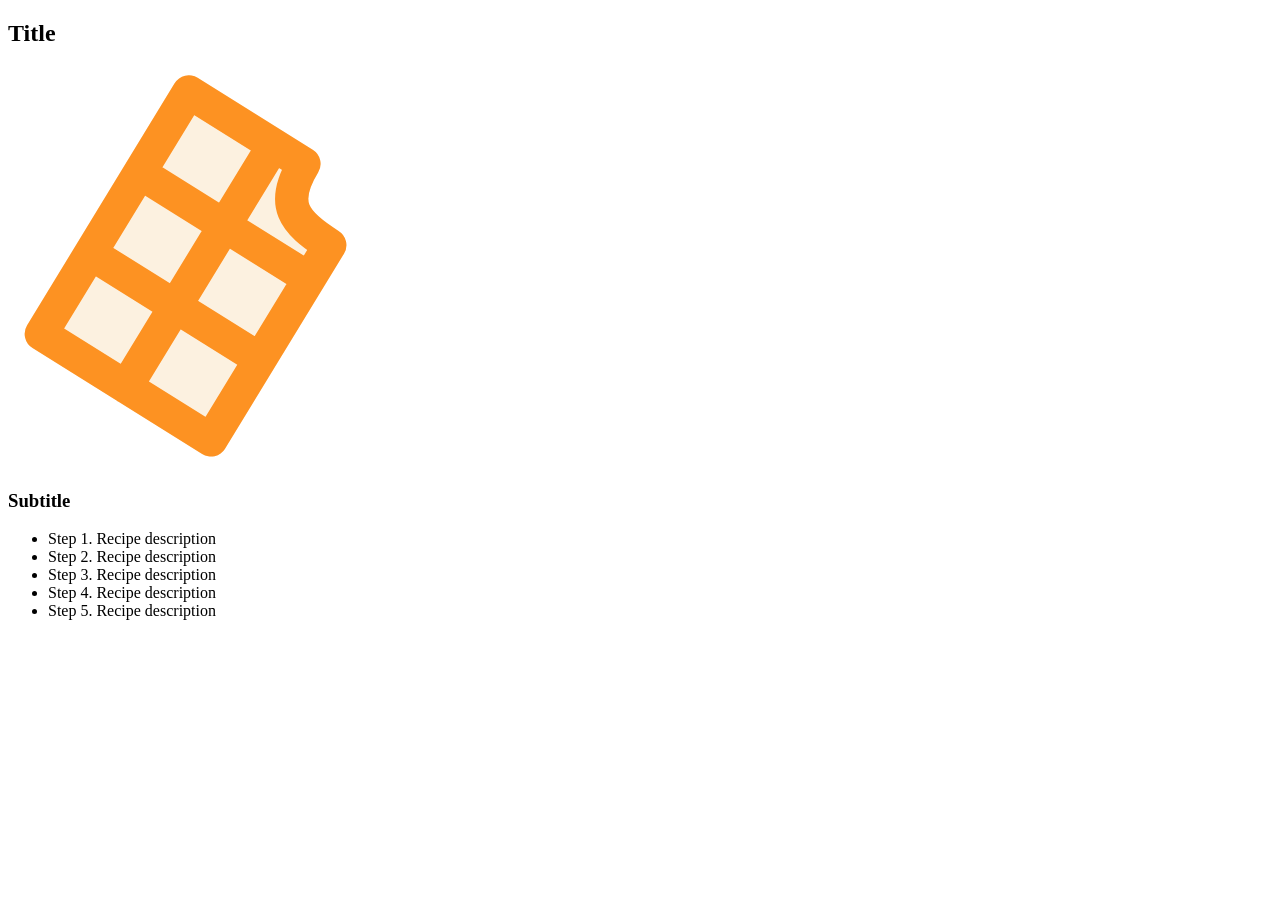
<file: html/module-01/lesson-01/index.html>
<!doctype html>
<html lang="en">
  <head>
    <meta charset="UTF-8" />
    <meta name="viewport" content="width=device-width, initial-scale=1.0" />
    <meta name="keywords" content="dark chocolate milk ..." />
    <meta
      name="description"
      content="Treat yourself or a loved one to our finest ingredients for a moment of pure delight!"
    />
    <title>Simply Chocolate</title>
    <link
      rel="shortcut icon"
      href="./images/favicon.svg"
      type="image/svg+xml"
    />
  </head>
  <body>
    <section>
      <h2>Title</h2>

      <img src="./images/favicon.svg" alt="" width="400" />

      <h3>Subtitle</h3>

      <ul>
        <li>Step 1. Recipe description</li>
        <li>Step 2. Recipe description</li>
        <li>Step 3. Recipe description</li>
        <li>Step 4. Recipe description</li>
        <li>Step 5. Recipe description</li>
      </ul>
    </section>
  </body>
</html>
</file>
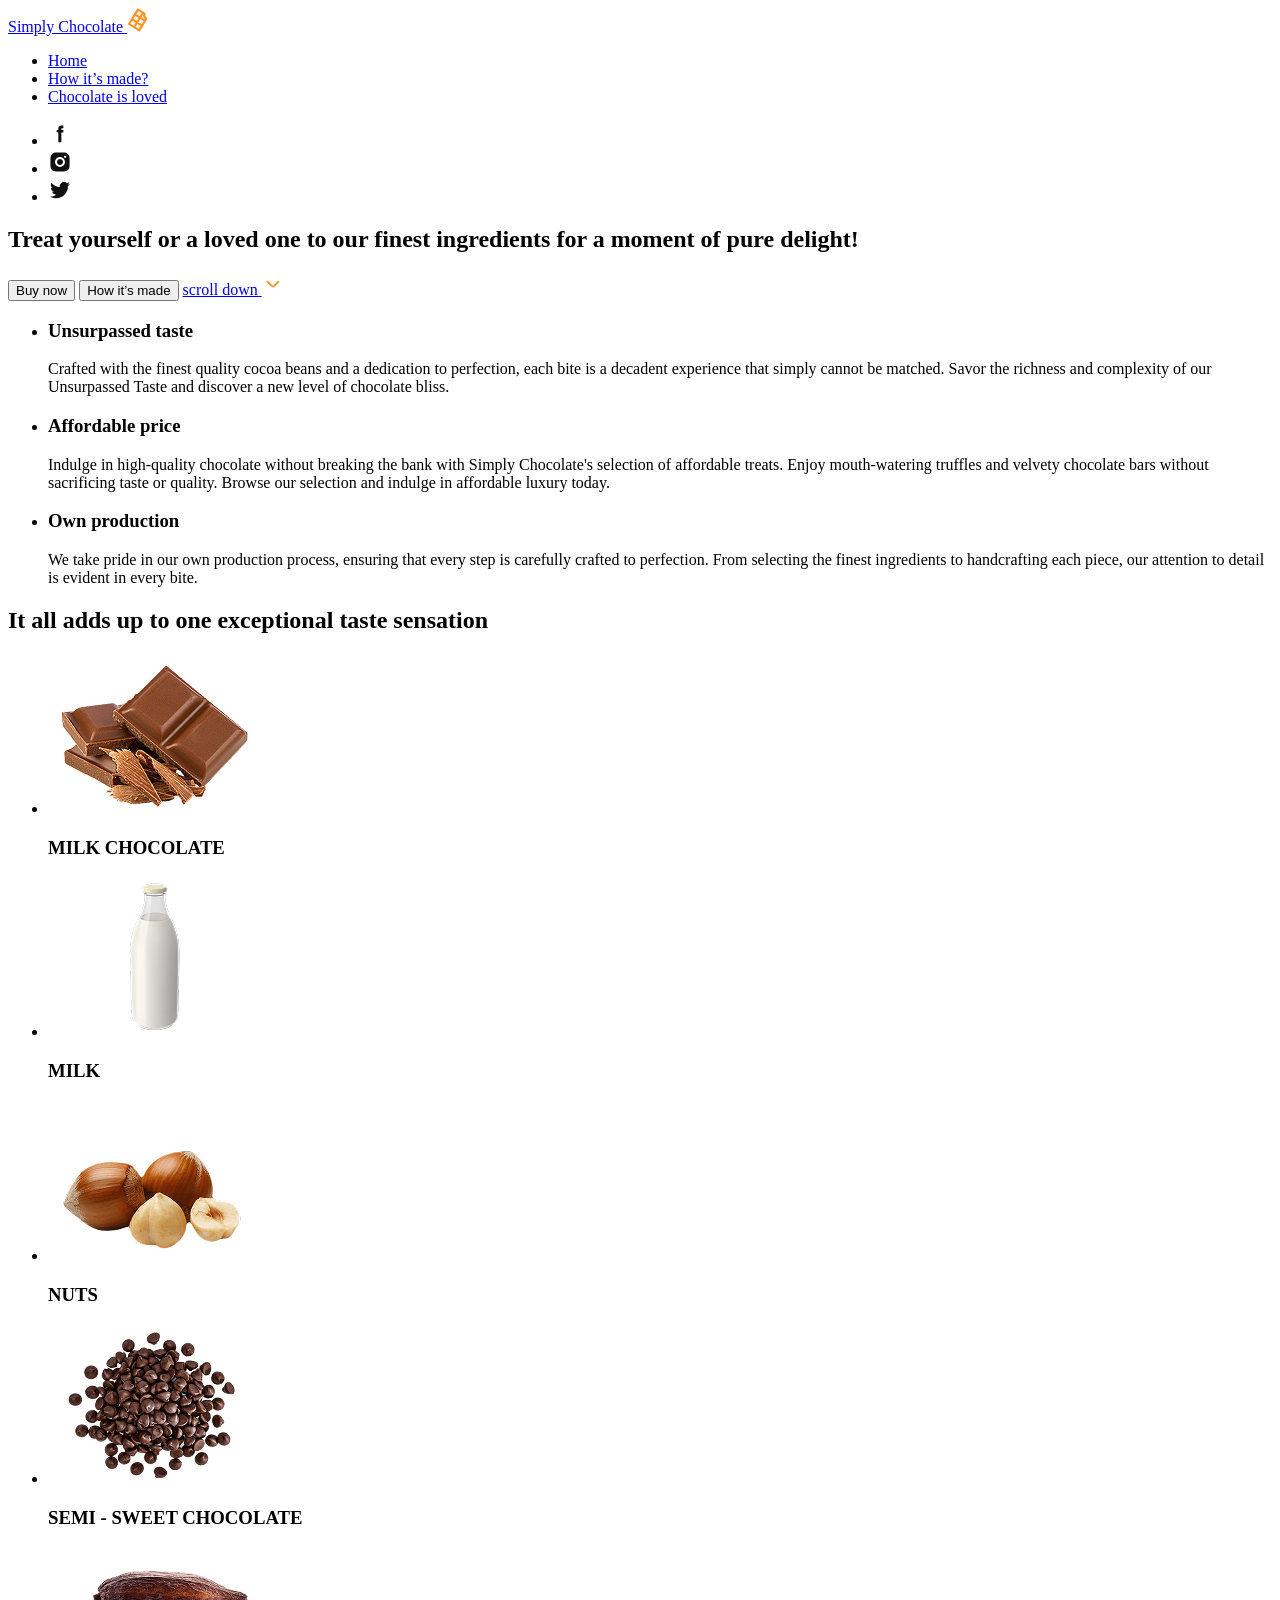
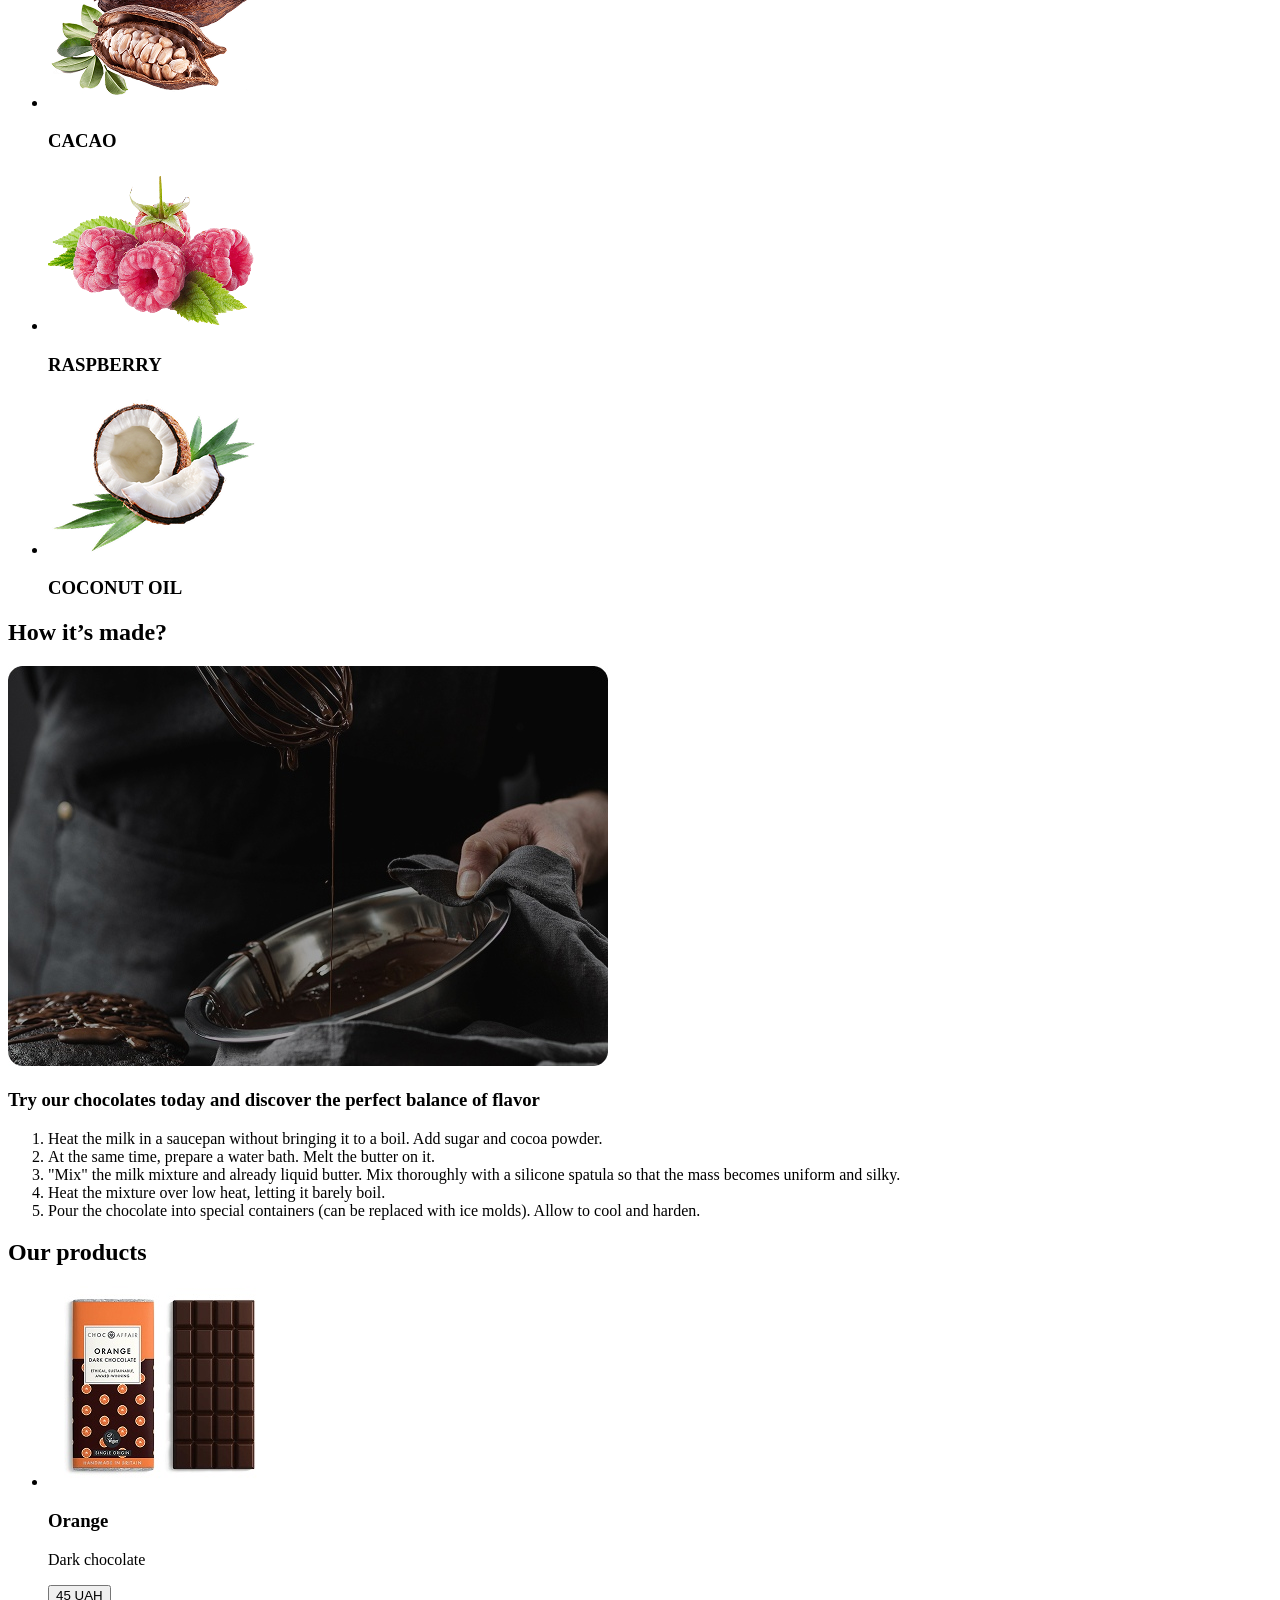
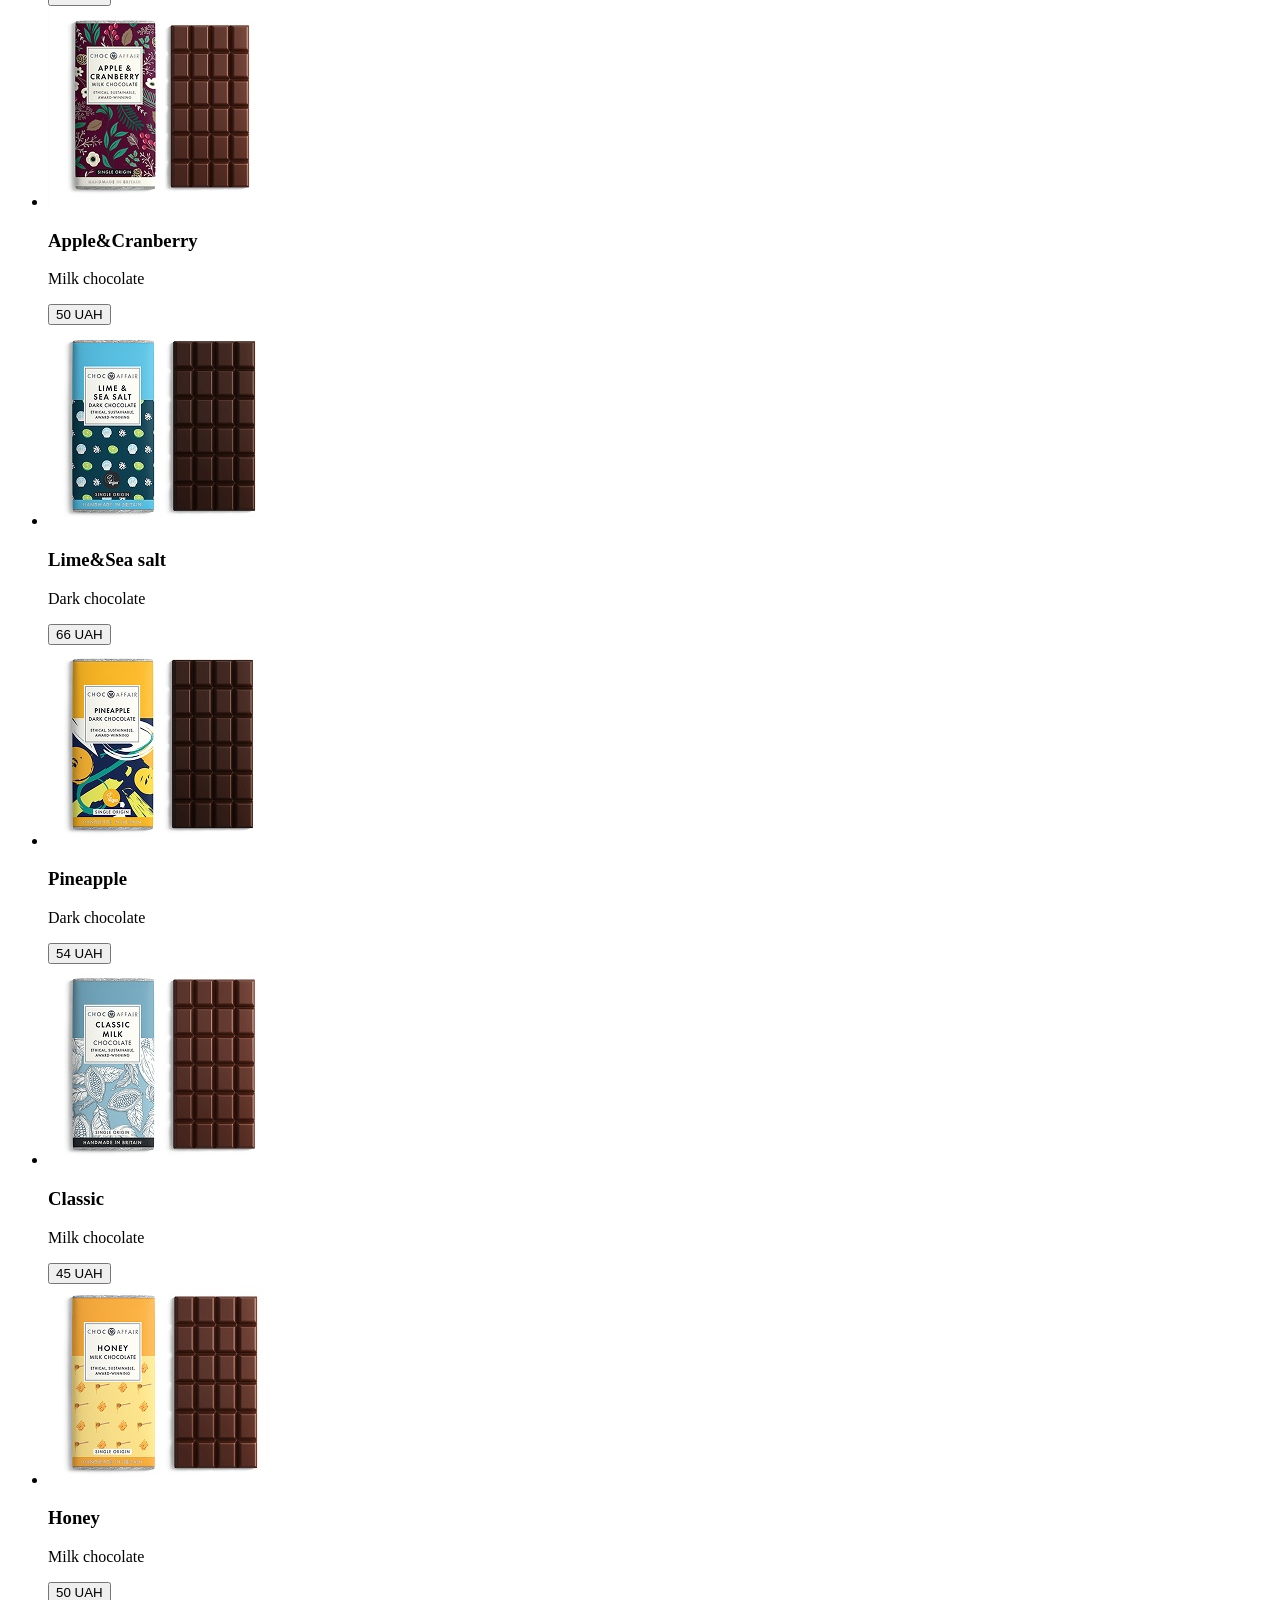
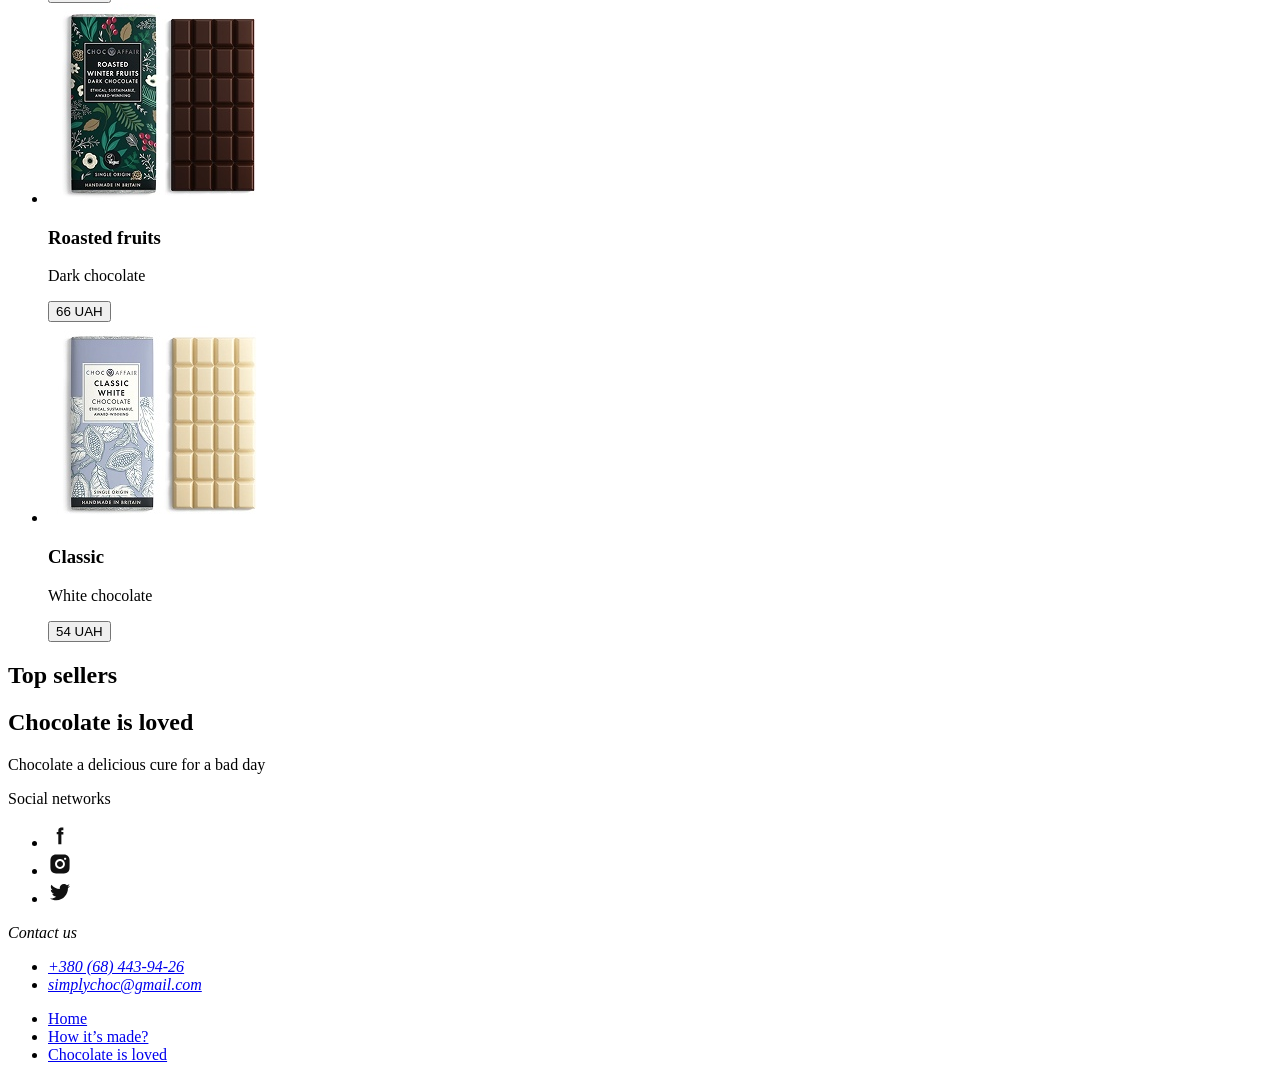
<file: html/module-01/lesson-02/index.html>
<!doctype html>
<html lang="en">
  <head>
    <meta charset="UTF-8" />
    <meta name="viewport" content="width=device-width, initial-scale=1.0" />
    <meta name="keywords" content="dark chocolate milk ..." />
    <meta
      name="description"
      content="Treat yourself or a loved one to our finest ingredients for a moment of pure delight!"
    />
    <title>Simply Chocolate</title>
    <link
      rel="shortcut icon"
      href="./images/favicon.svg"
      type="image/svg+xml"
    />
  </head>
  <body>
    <!-- Header section -->
    <header>
      <nav>
        <a href="./index.html">
          Simply Chocolate
          <img
            src="./images/icons/chocolate.svg"
            alt="Company logo"
            width="24"
            height="24"
          />

          <ul>
            <li>
              <a href="#home">Home</a>
            </li>
            <li>
              <a href="#made">How it’s made?</a>
            </li>
            <li>
              <a href="#reviews">Chocolate is loved</a>
            </li>
          </ul>
        </a>
      </nav>

      <ul>
        <li>
          <a
            href="https://facebook.com"
            target="_blank"
            rel="noopener noreferrer"
            aria-label="Link to Facebook"
          >
            <img
              src="./images/icons/icon-facebook.svg"
              alt="Icon Facebook"
              width="24"
              height="24"
            />
          </a>
        </li>
        <li>
          <a
            href="https://instagram.com"
            target="_blank"
            rel="noopener noreferrer"
            aria-label="Link to Instagram"
          >
            <img
              src="./images/icons/icon-instagram.svg"
              alt="Icon Instagram"
              width="24"
              height="24"
            />
          </a>
        </li>
        <li>
          <a
            href="https://twitter.com"
            target="_blank"
            rel="noopener noreferrer"
            aria-label="Link to Twitter"
          >
            <img
              src="./images/icons/icon-twitter.svg"
              alt="Icon Twitter"
              width="24"
              height="24"
            />
          </a>
        </li>
      </ul>
    </header>
    <!-- Main section -->
    <main>
      <!-- Hero section -->
      <section id="home">
        <h1>
          Treat yourself or a loved one to our finest ingredients for a moment
          of pure delight!
        </h1>

        <button type="button">Buy now</button>
        <button type="button">How it’s made</button>

        <a href="#benefits">
          scroll down
          <img
            src="./images/icons/arrow-down.svg"
            alt="Arrow down"
            width="22"
            height="22"
          />
        </a>
      </section>

      <!-- Benefits section -->
      <section id="benefits">
        <h2 hidden>Simply chocolate benefits</h2>

        <ul>
          <li>
            <h3>Unsurpassed taste</h3>
            <p>
              Crafted with the finest quality cocoa beans and a dedication to
              perfection, each bite is a decadent experience that simply cannot
              be matched. Savor the richness and complexity of our Unsurpassed
              Taste and discover a new level of chocolate bliss.
            </p>
          </li>
          <li>
            <h3>Affordable price</h3>
            <p>
              Indulge in high-quality chocolate without breaking the bank with
              Simply Chocolate's selection of affordable treats. Enjoy
              mouth-watering truffles and velvety chocolate bars without
              sacrificing taste or quality. Browse our selection and indulge in
              affordable luxury today.
            </p>
          </li>
          <li>
            <h3>Own production</h3>
            <p>
              We take pride in our own production process, ensuring that every
              step is carefully crafted to perfection. From selecting the finest
              ingredients to handcrafting each piece, our attention to detail is
              evident in every bite.
            </p>
          </li>
        </ul>
      </section>

      <!-- Ingredients section -->
      <section>
        <h2>It all adds up to one exceptional <span>taste</span> sensation</h2>

        <ul>
          <li>
            <img
              src="./images/ingredients/img-1.png"
              alt="MILK CHOCOLATE"
              width="214"
              height="160"
            />
            <h3>MILK CHOCOLATE</h3>
          </li>
          <li>
            <img
              src="./images/ingredients/img-2.png"
              alt="MILK"
              width="214"
              height="160"
            />
            <h3>MILK</h3>
          </li>
          <li>
            <img
              src="./images/ingredients/img-3.png"
              alt="NUTS"
              width="214"
              height="160"
            />
            <h3>NUTS</h3>
          </li>
          <li>
            <img
              src="./images/ingredients/img-4.png"
              alt="SEMI - SWEET CHOCOLATE"
              width="214"
              height="160"
            />
            <h3>SEMI - SWEET CHOCOLATE</h3>
          </li>
          <li>
            <img
              src="./images/ingredients/img-5.png"
              alt="CACAO"
              width="214"
              height="160"
            />
            <h3>CACAO</h3>
          </li>
          <li>
            <img
              src="./images/ingredients/img-6.png"
              alt="RASPBERRY"
              width="214"
              height="160"
            />
            <h3>RASPBERRY</h3>
          </li>
          <li>
            <img
              src="./images/ingredients/img-7.png"
              alt="COCONUT OIL"
              width="214"
              height="160"
            />
            <h3>COCONUT OIL</h3>
          </li>
        </ul>
      </section>

      <!-- Made section -->
      <section id="made">
        <h2>How it’s <span>made</span>?</h2>
        <img
          src="./images/made/image.jpg"
          alt="Chocolate cooking"
          width="600"
          height="400"
        />

        <h3>
          Try our chocolates today and discover the perfect balance of flavor
        </h3>

        <ol>
          <li>
            Heat the milk in a saucepan without bringing it to a boil. Add sugar
            and cocoa powder.
          </li>
          <li>
            At the same time, prepare a water bath. Melt the butter on it.
          </li>
          <li>
            "Mix" the milk mixture and already liquid butter. Mix thoroughly
            with a silicone spatula so that the mass becomes uniform and silky.
          </li>
          <li>Heat the mixture over low heat, letting it barely boil.</li>
          <li>
            Pour the chocolate into special containers (can be replaced with ice
            molds). Allow to cool and harden.
          </li>
        </ol>
      </section>

      <!-- Products section -->
      <section>
        <h2>Our <span>products</span></h2>
        <ul>
          <li>
            <img
              src="./images/products/img-1.jpg"
              alt=""
              width="230"
              height="201"
            />
            <h3>Orange</h3>
            <p>Dark chocolate</p>
            <button type="button">45 UAH</button>
          </li>
          <li>
            <img
              src="./images/products/img-2.jpg"
              alt=""
              width="230"
              height="201"
            />
            <h3>Apple&Cranberry</h3>
            <p>Milk chocolate</p>
            <button type="button">50 UAH</button>
          </li>
          <li>
            <img
              src="./images/products/img-3.jpg"
              alt=""
              width="230"
              height="201"
            />
            <h3>Lime&Sea salt</h3>
            <p>Dark chocolate</p>
            <button type="button">66 UAH</button>
          </li>
          <li>
            <img
              src="./images/products/img-4.jpg"
              alt=""
              width="230"
              height="201"
            />
            <h3>Pineapple</h3>
            <p>Dark chocolate</p>
            <button type="button">54 UAH</button>
          </li>
          <li>
            <img
              src="./images/products/img-5.jpg"
              alt=""
              width="230"
              height="201"
            />
            <h3>Classic</h3>
            <p>Milk chocolate</p>
            <button type="button">45 UAH</button>
          </li>
          <li>
            <img
              src="./images/products/img-6.jpg"
              alt=""
              width="230"
              height="201"
            />
            <h3>Honey</h3>
            <p>Milk chocolate</p>
            <button type="button">50 UAH</button>
          </li>
          <li>
            <img
              src="./images/products/img-7.jpg"
              alt=""
              width="230"
              height="201"
            />
            <h3>Roasted fruits</h3>
            <p>Dark chocolate</p>
            <button type="button">66 UAH</button>
          </li>
          <li>
            <img
              src="./images/products/img-8.jpg"
              alt=""
              width="230"
              height="201"
            />
            <h3>Classic</h3>
            <p>White chocolate</p>
            <button type="button">54 UAH</button>
          </li>
        </ul>
      </section>

      <!-- Bestsellers section -->
      <section>
        <h2>Top sellers</h2>
      </section>

      <!-- Reviews section -->
      <section id="reviews">
        <h2>Chocolate is loved</h2>
      </section>
    </main>
    <!-- Footer section -->
    <footer>
      <p><span>Chocolate</span> a delicious cure for a bad day</p>

      <p>Social networks</p>
      <ul>
        <li>
          <a
            href="https://facebook.com"
            target="_blank"
            rel="noopener noreferrer"
            aria-label="Link to Facebook"
          >
            <img
              src="./images/icons/icon-facebook.svg"
              alt="Icon Facebook"
              width="24"
              height="24"
            />
          </a>
        </li>
        <li>
          <a
            href="https://instagram.com"
            target="_blank"
            rel="noopener noreferrer"
            aria-label="Link to Instagram"
          >
            <img
              src="./images/icons/icon-instagram.svg"
              alt="Icon Instagram"
              width="24"
              height="24"
            />
          </a>
        </li>
        <li>
          <a
            href="https://twitter.com"
            target="_blank"
            rel="noopener noreferrer"
            aria-label="Link to Twitter"
          >
            <img
              src="./images/icons/icon-twitter.svg"
              alt="Icon Twitter"
              width="24"
              height="24"
            />
          </a>
        </li>
      </ul>
      <address>
        <p>Contact us</p>
        <ul>
          <li>
            <a href="tel:+380684439426">+380 (68) 443-94-26</a>
          </li>
          <li>
            <a href="mailto:simplychoc@gmail.com">simplychoc@gmail.com</a>
          </li>
        </ul>
      </address>

      <ul>
        <li>
          <a href="#home">Home</a>
        </li>
        <li>
          <a href="#made">How it’s made?</a>
        </li>
        <li>
          <a href="#reviews">Chocolate is loved</a>
        </li>
      </ul>
    </footer>
  </body>
</html>
</file>
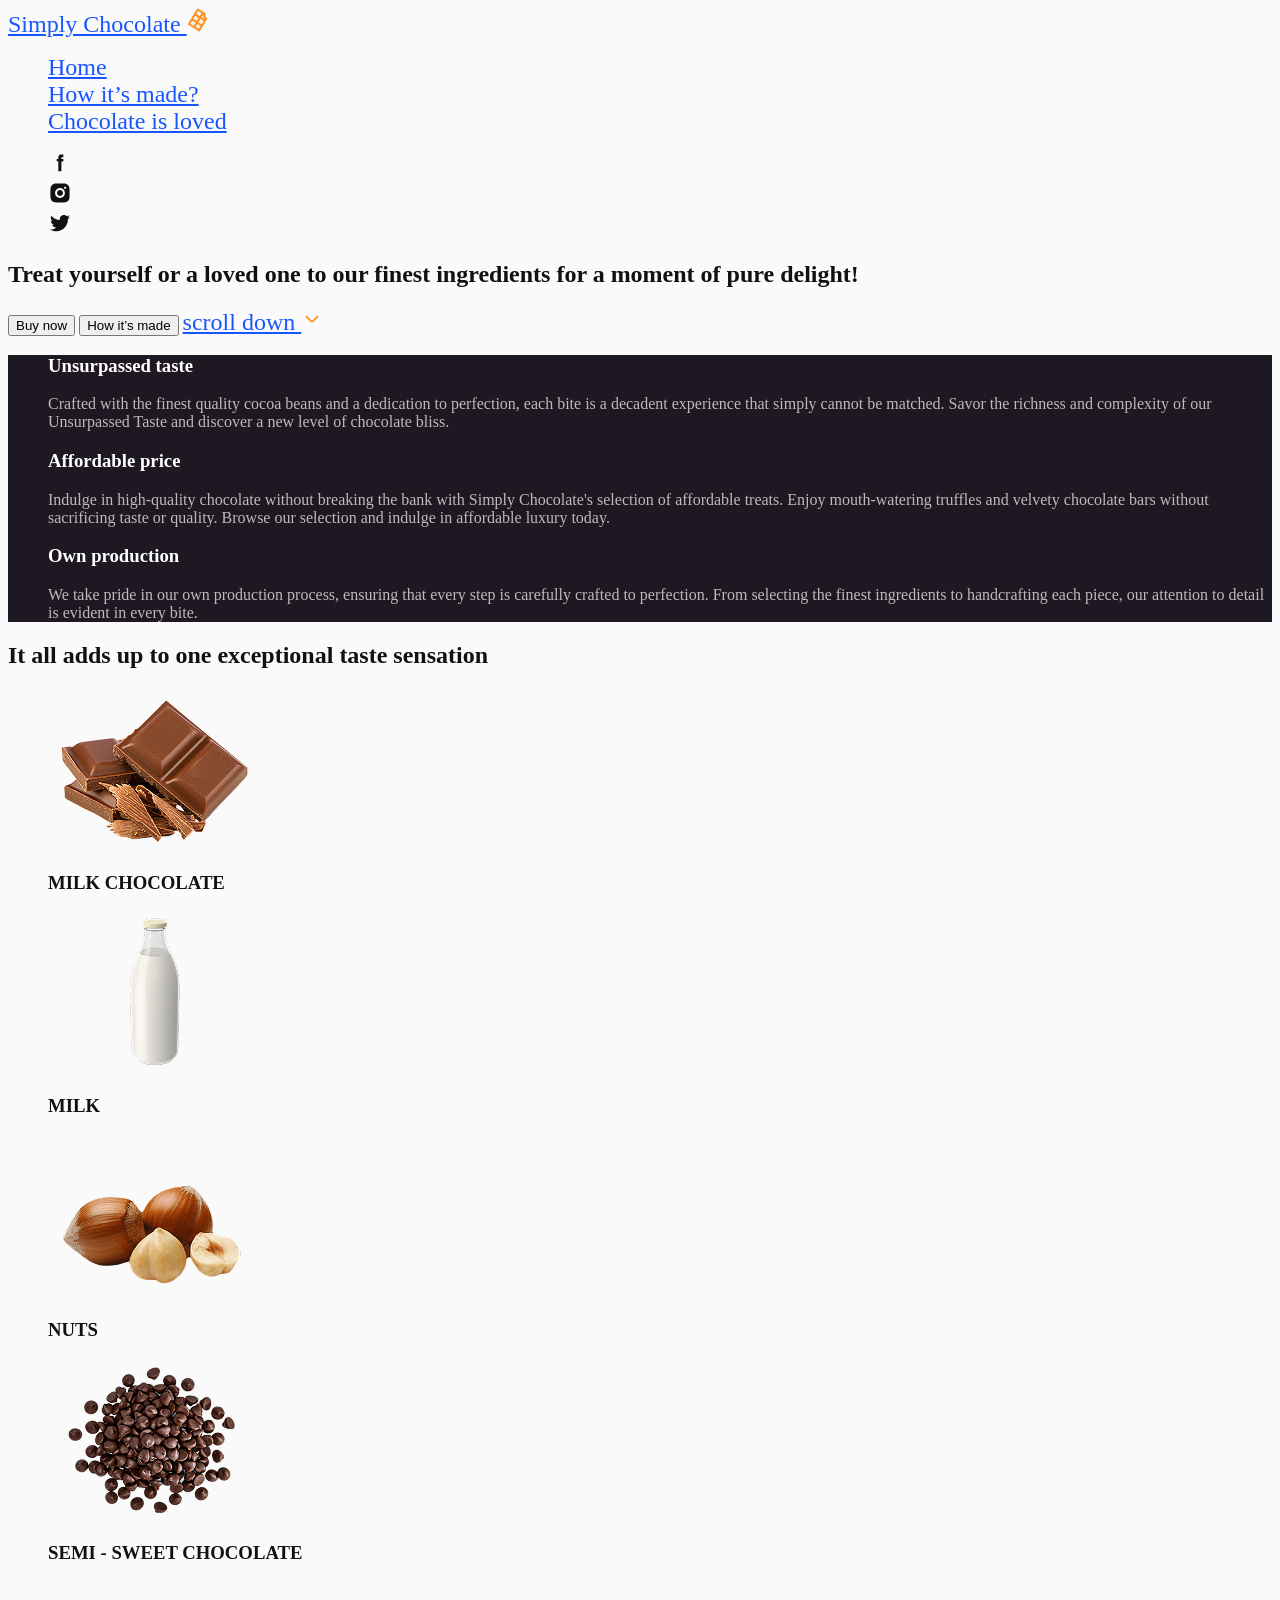
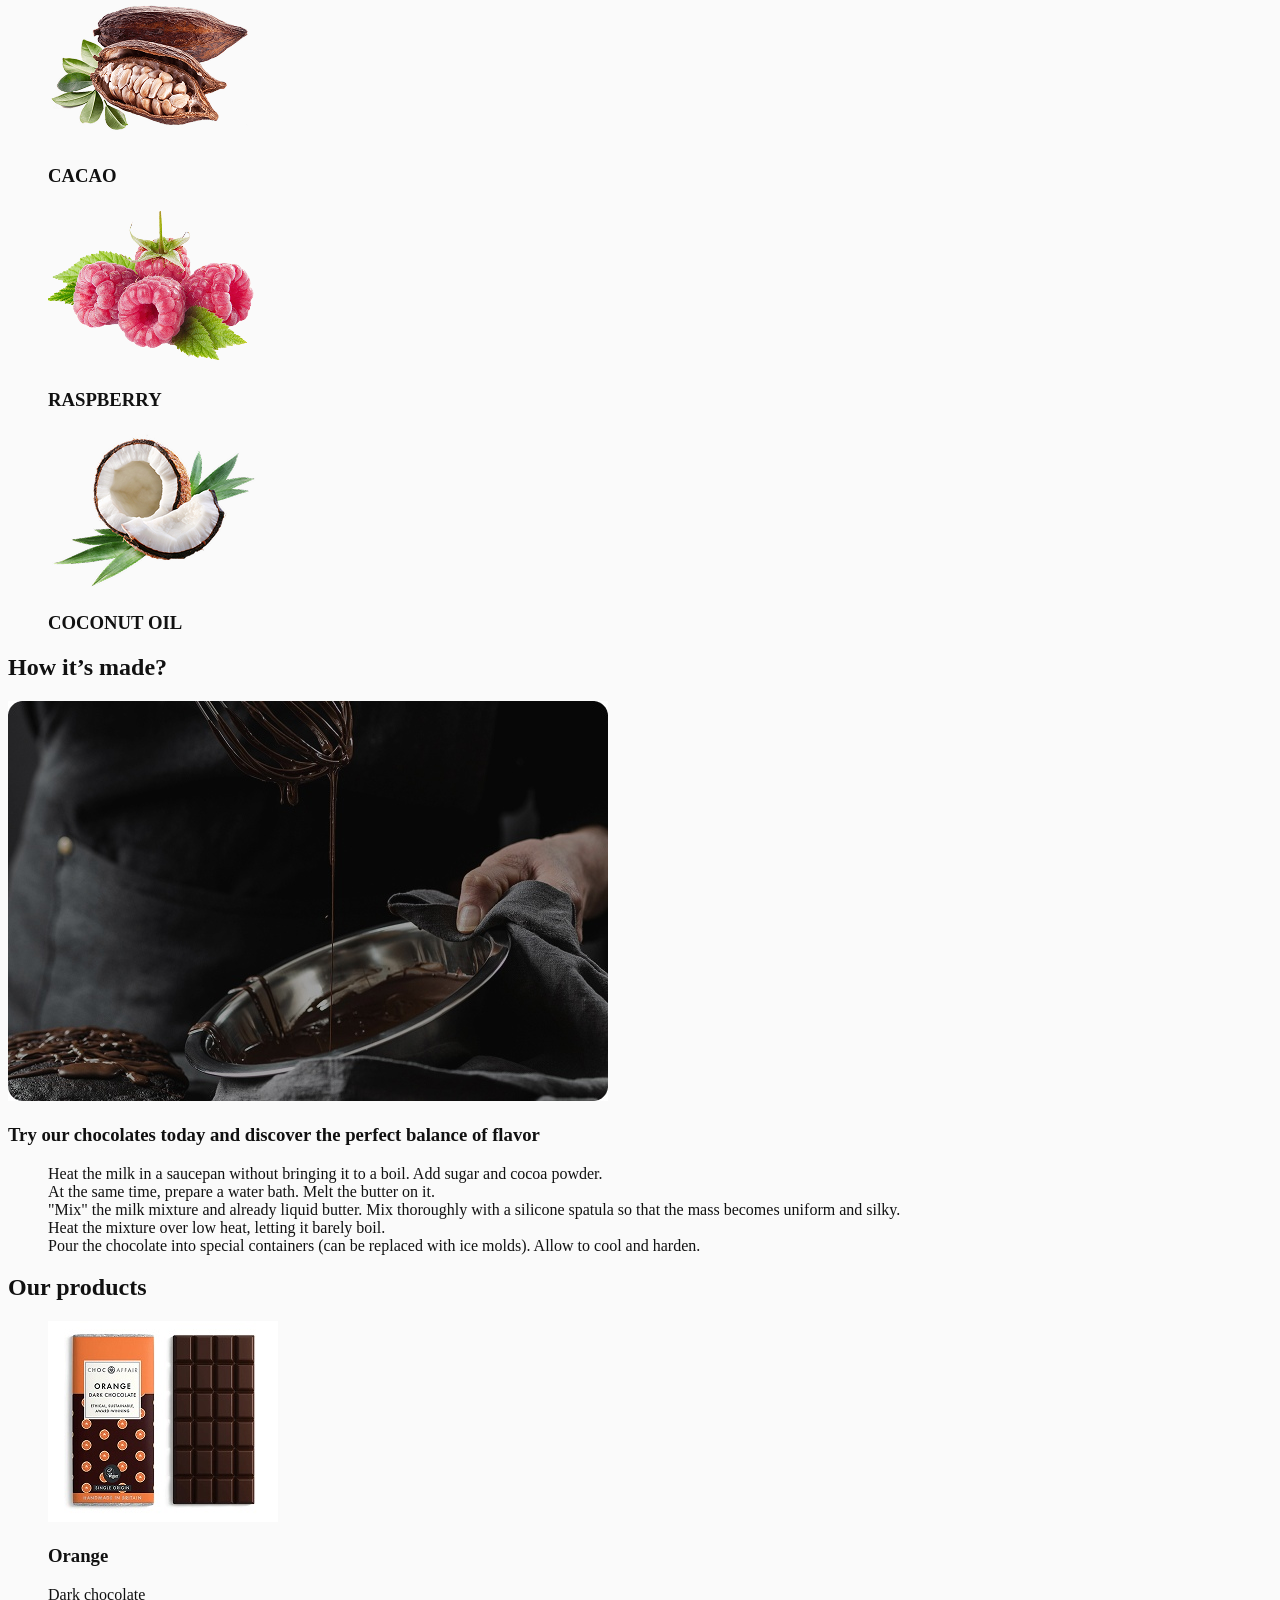
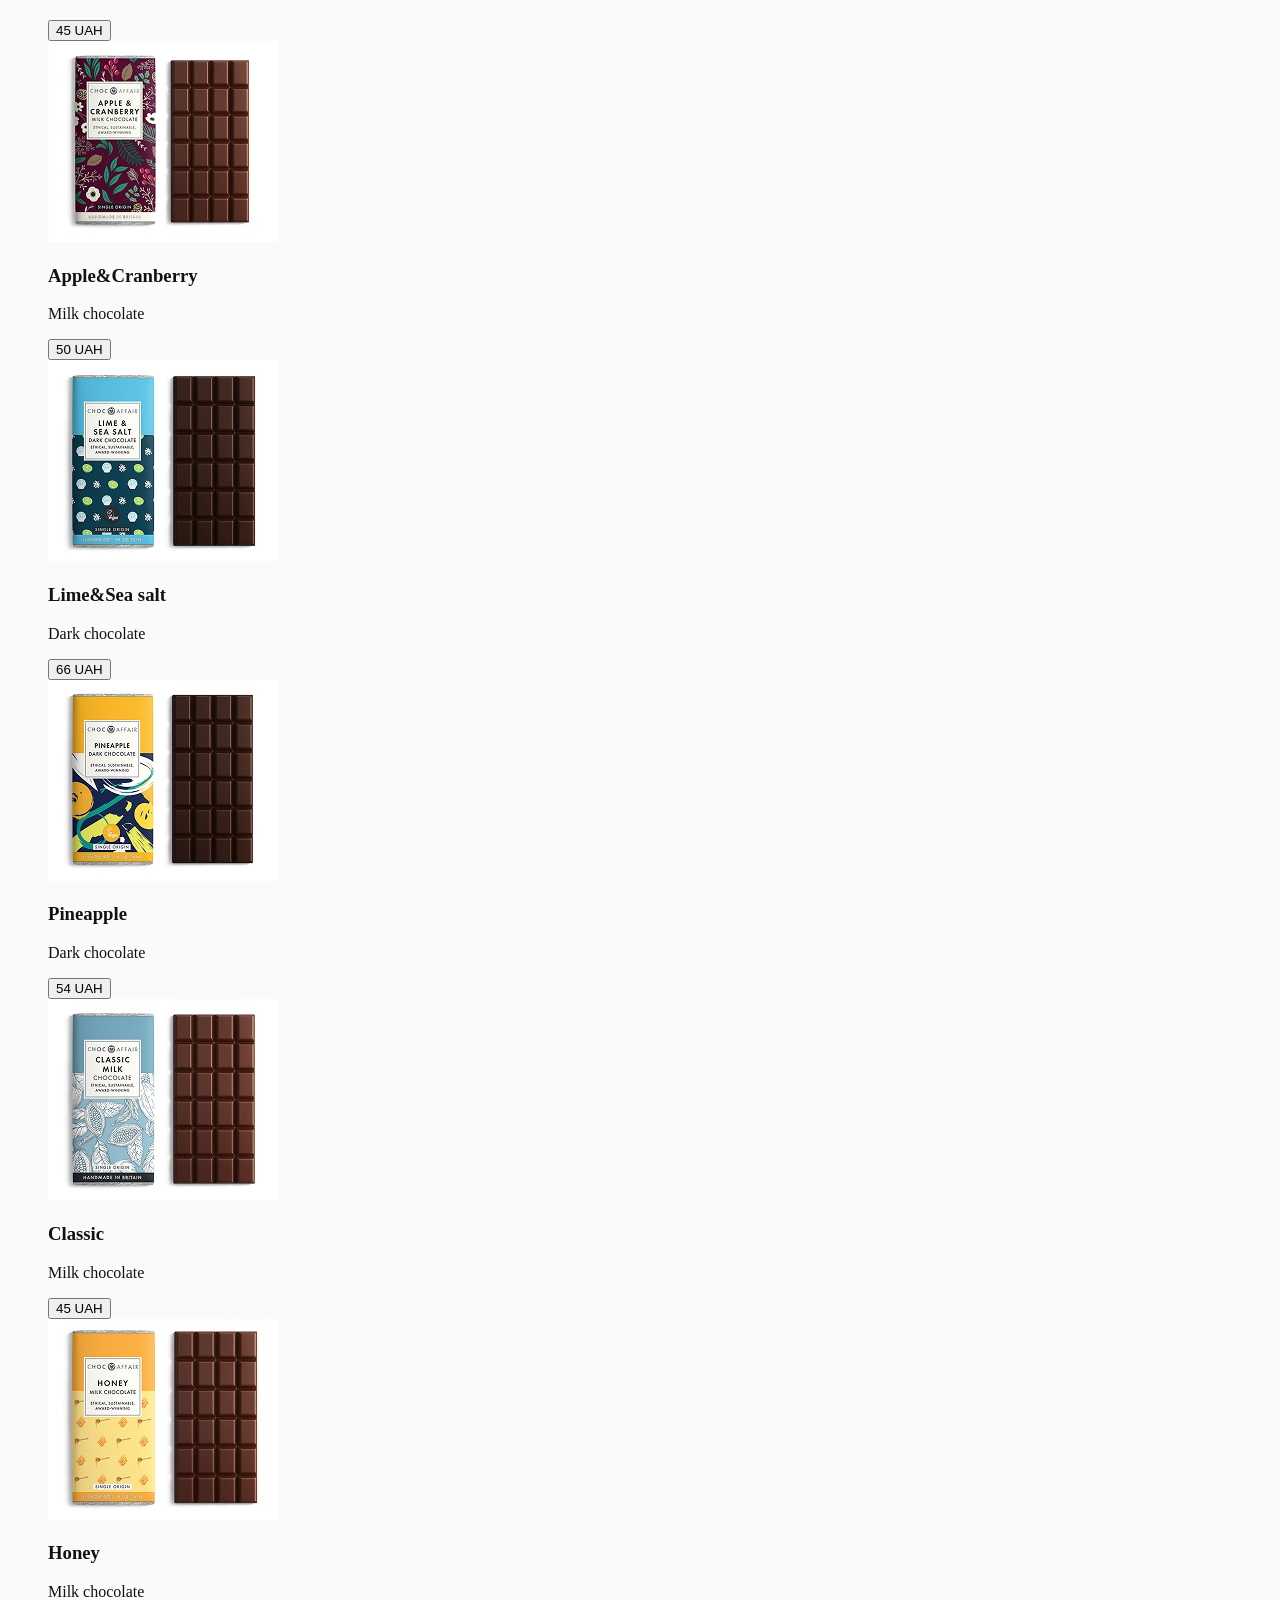
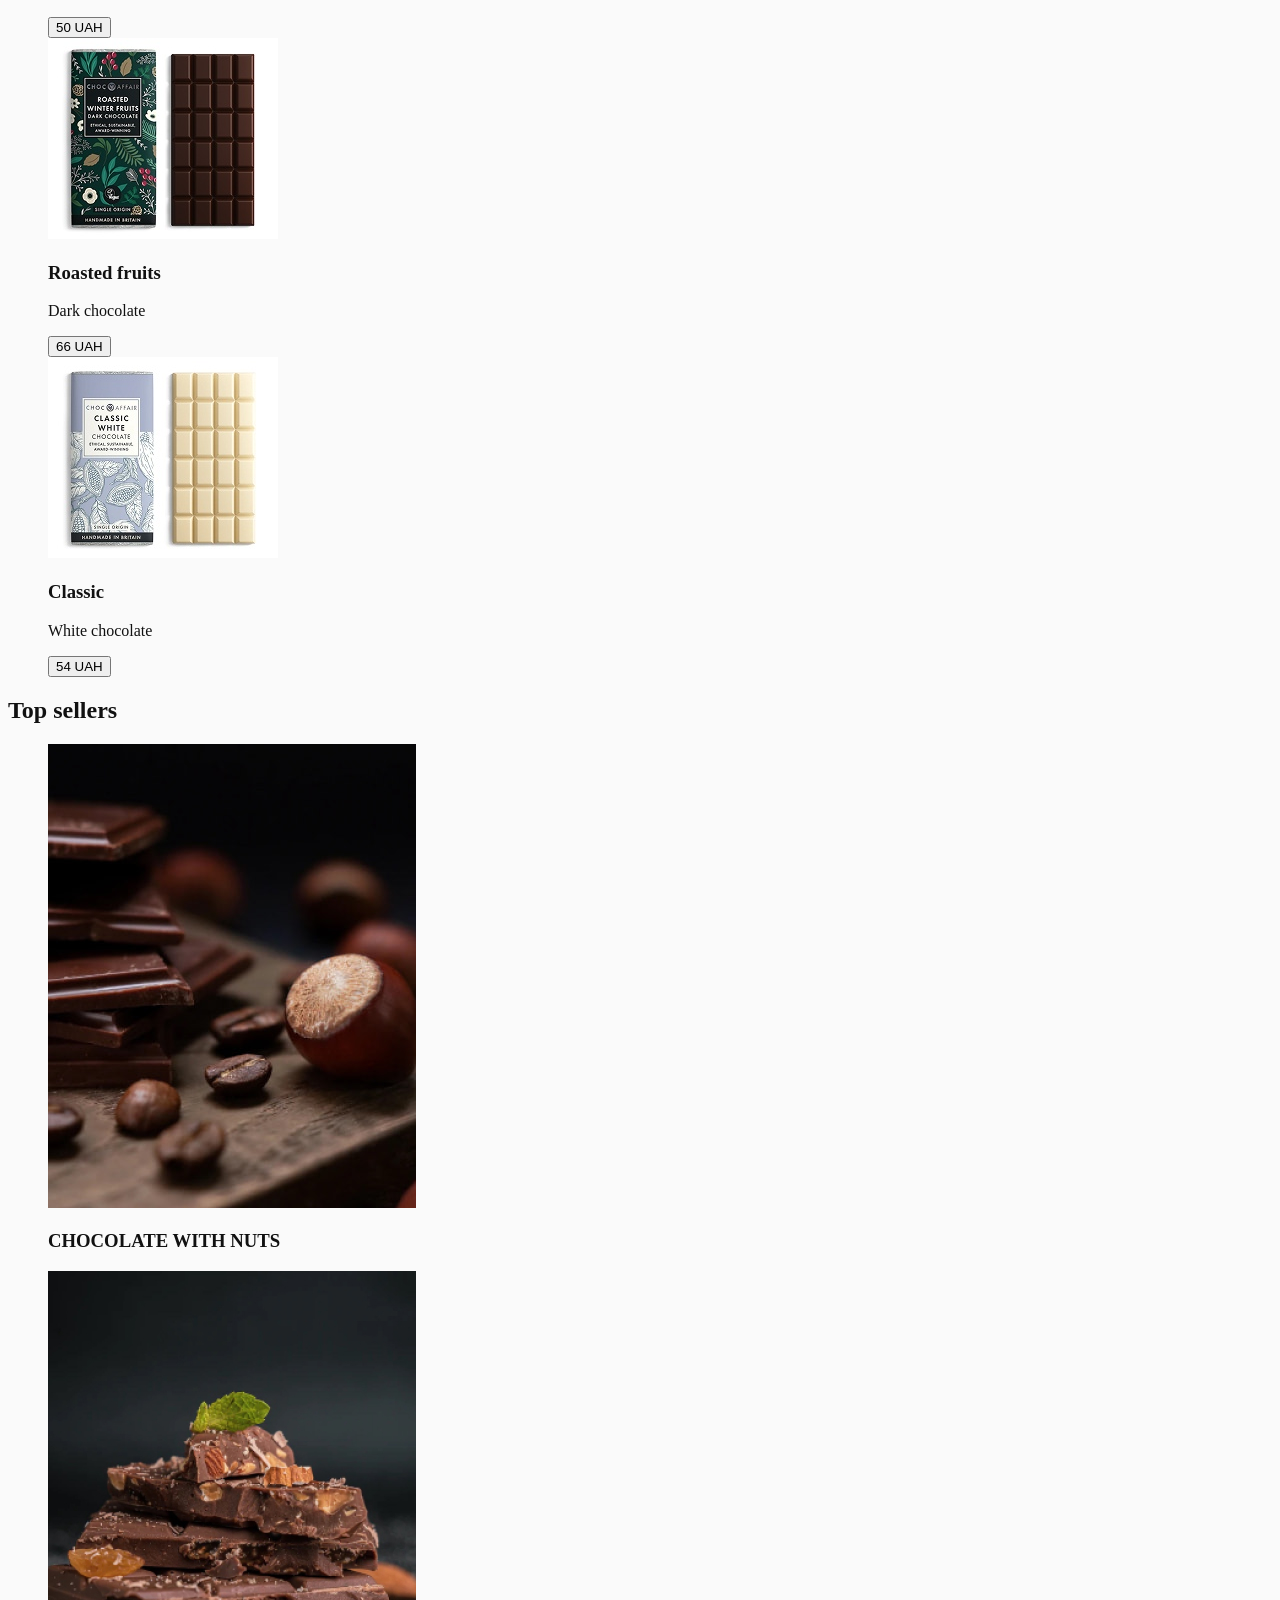
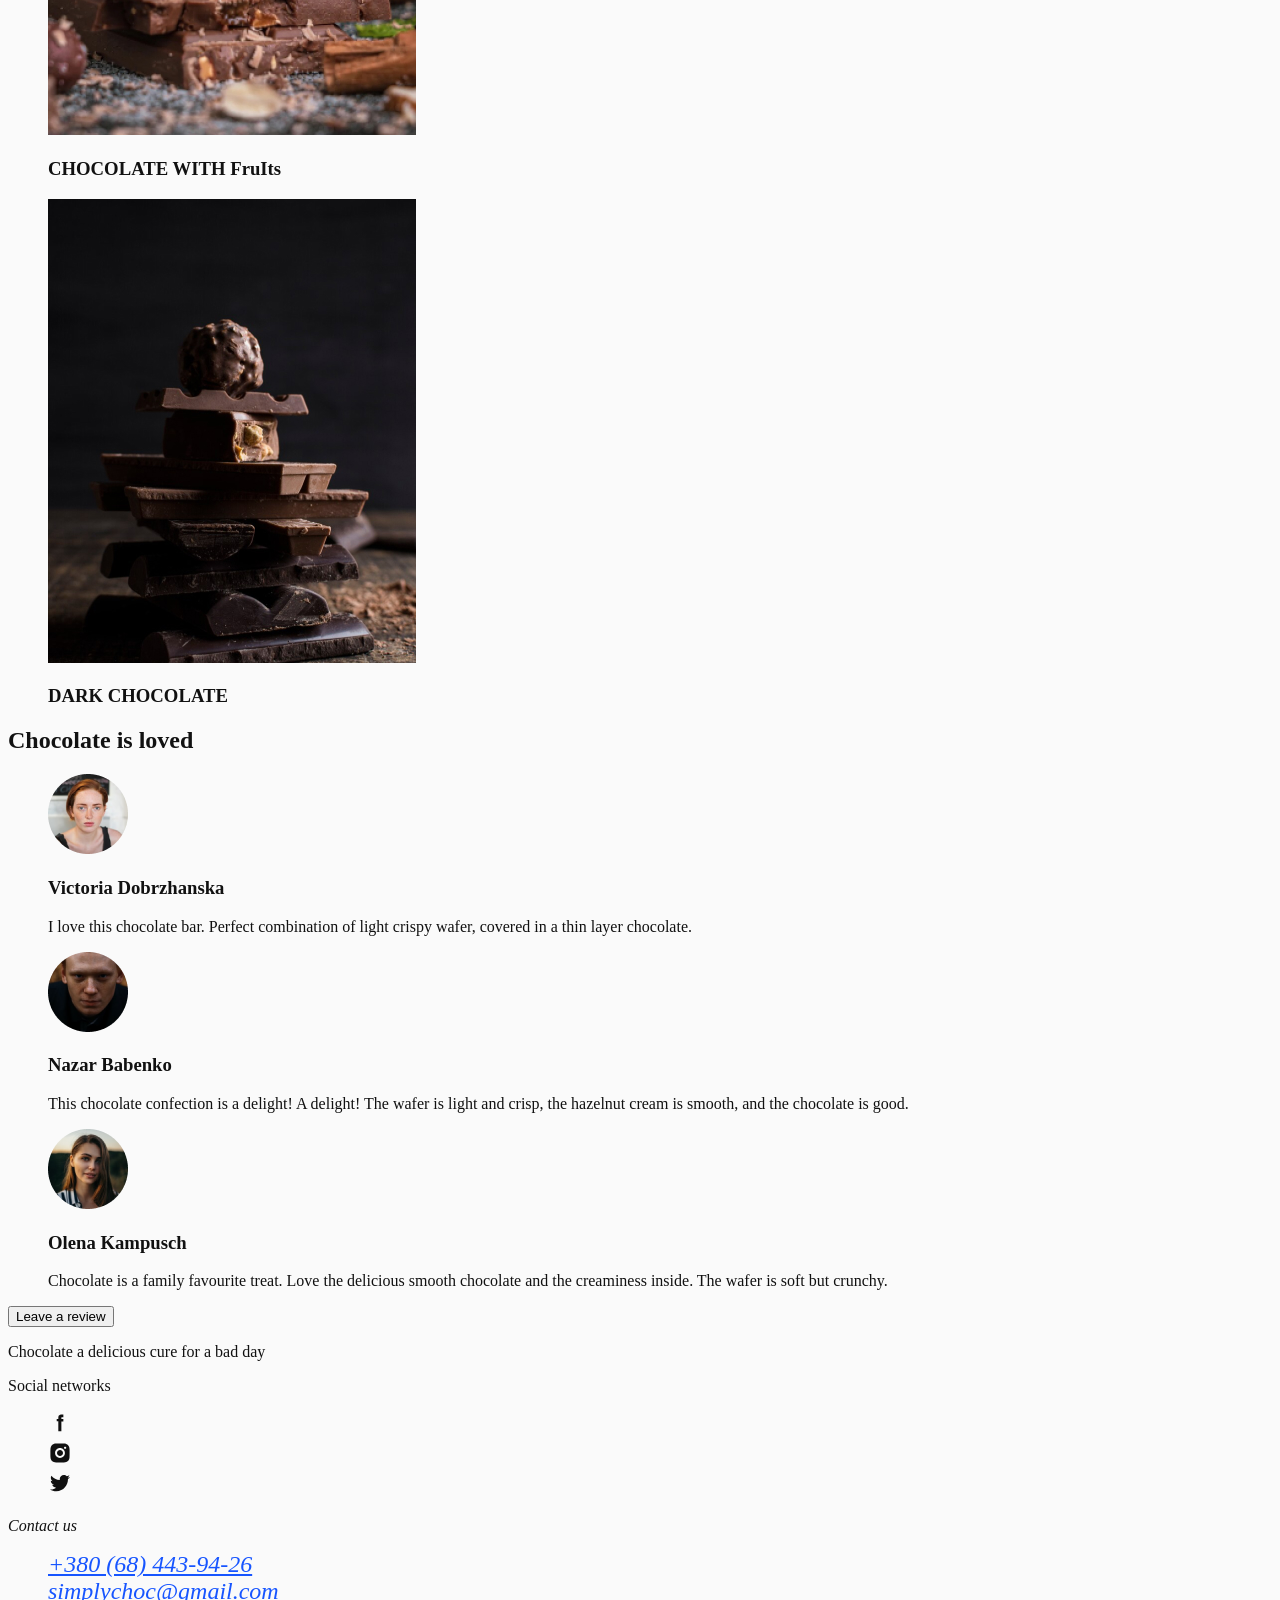
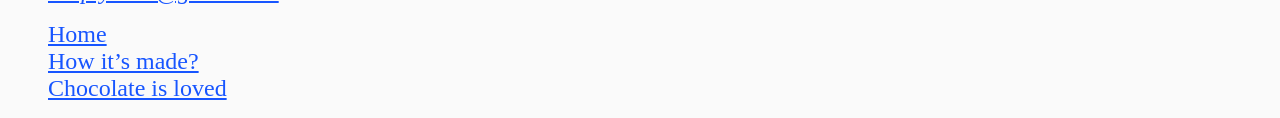
<file: html/module-02/lesson-01/index.html>
<!doctype html>
<html lang="en">
  <head>
    <meta charset="UTF-8" />
    <meta name="viewport" content="width=device-width, initial-scale=1.0" />
    <meta name="keywords" content="dark chocolate milk ..." />
    <meta
      name="description"
      content="Treat yourself or a loved one to our finest ingredients for a moment of pure delight!"
    />
    <title>Simply Chocolate</title>
    <link
      rel="shortcut icon"
      href="./images/favicon.svg"
      type="image/svg+xml"
    />

    <!-- Critical CSS -->
    <style>
      a {
        color: rgb(23, 85, 255);
        font-size: 24px;
      }
    </style>

    <!-- Custom CSS -->
    <link rel="stylesheet" href="./css/styles.css" />
  </head>
  <body>
    <!-- Header section -->
    <header class="header">
      <nav class="nav">
        <a class="logo" href="./index.html">
          Simply Chocolate
          <img
            class="logo-icon"
            src="./images/icons/chocolate.svg"
            alt="Company logo"
            width="24"
            height="24"
          />
        </a>

        <ul class="nav-menu">
          <li class="nav-menu-item">
            <a class="nav-menu-link" href="#home">Home</a>
          </li>
          <li class="nav-menu-item">
            <a class="nav-menu-link" href="#made">How it’s made?</a>
          </li>
          <li class="nav-menu-item">
            <a class="nav-menu-link" href="#reviews">Chocolate is loved</a>
          </li>
        </ul>
      </nav>

      <ul class="socials">
        <li class="socials-item">
          <a
            class="socials-link"
            href="https://facebook.com"
            target="_blank"
            rel="noopener noreferrer"
            aria-label="Link to Facebook"
          >
            <img
              class="socials-icon"
              src="./images/icons/icon-facebook.svg"
              alt="Icon Facebook"
              width="24"
              height="24"
            />
          </a>
        </li>
        <li class="socials-item">
          <a
            class="socials-link"
            href="https://instagram.com"
            target="_blank"
            rel="noopener noreferrer"
            aria-label="Link to Instagram"
          >
            <img
              class="socials-icon"
              src="./images/icons/icon-instagram.svg"
              alt="Icon Instagram"
              width="24"
              height="24"
            />
          </a>
        </li>
        <li class="socials-item">
          <a
            class="socials-link"
            href="https://twitter.com"
            target="_blank"
            rel="noopener noreferrer"
            aria-label="Link to Twitter"
          >
            <img
              class="socials-icon"
              src="./images/icons/icon-twitter.svg"
              alt="Icon Twitter"
              width="24"
              height="24"
            />
          </a>
        </li>
      </ul>
    </header>

    <!-- Main section -->
    <main>
      <!-- Hero section -->
      <section class="hero" id="home">
        <h1 class="hero-title">
          Treat yourself or a loved one to our finest ingredients for a moment
          of pure delight!
        </h1>

        <button class="btn btn-accent" type="button">Buy now</button>
        <button class="btn btn-primary" type="button">How it’s made</button>

        <a class="hero-link" href="#benefits">
          scroll down
          <img
            class="hero-link-icon"
            src="./images/icons/arrow-down.svg"
            alt="Arrow down"
            width="22"
            height="22"
          />
        </a>
      </section>

      <!-- Benefits section -->
      <section class="benefits" id="benefits">
        <h2 hidden>Simply chocolate benefits</h2>

        <ul class="benefits-list">
          <li class="benefits-item">
            <h3 class="benefits-caption">Unsurpassed taste</h3>
            <p class="benefits-desc">
              Crafted with the finest quality cocoa beans and a dedication to
              perfection, each bite is a decadent experience that simply cannot
              be matched. Savor the richness and complexity of our Unsurpassed
              Taste and discover a new level of chocolate bliss.
            </p>
          </li>
          <li class="benefits-item">
            <h3 class="benefits-caption">Affordable price</h3>
            <p class="benefits-desc">
              Indulge in high-quality chocolate without breaking the bank with
              Simply Chocolate's selection of affordable treats. Enjoy
              mouth-watering truffles and velvety chocolate bars without
              sacrificing taste or quality. Browse our selection and indulge in
              affordable luxury today.
            </p>
          </li>
          <li class="benefits-item">
            <h3 class="benefits-caption">Own production</h3>
            <p class="benefits-desc">
              We take pride in our own production process, ensuring that every
              step is carefully crafted to perfection. From selecting the finest
              ingredients to handcrafting each piece, our attention to detail is
              evident in every bite.
            </p>
          </li>
        </ul>
      </section>

      <!-- Ingredients section -->
      <section class="ingredients">
        <h2 class="ingredients-title">
          It all adds up to one exceptional
          <span class="accent-text">taste</span> sensation
        </h2>

        <ul class="ingredients-list">
          <li class="ingredients-item">
            <img
              class="ingredients-ill"
              src="./images/ingredients/img-1.png"
              alt="MILK CHOCOLATE"
              width="214"
              height="160"
            />
            <h3 class="ingredients-subtitle">MILK CHOCOLATE</h3>
          </li>
          <li class="ingredients-item">
            <img
              class="ingredients-ill"
              src="./images/ingredients/img-2.png"
              alt="MILK"
              width="214"
              height="160"
            />
            <h3 class="ingredients-subtitle">MILK</h3>
          </li>
          <li class="ingredients-item">
            <img
              class="ingredients-ill"
              src="./images/ingredients/img-3.png"
              alt="NUTS"
              width="214"
              height="160"
            />
            <h3 class="ingredients-subtitle">NUTS</h3>
          </li>
          <li class="ingredients-item">
            <img
              class="ingredients-ill"
              src="./images/ingredients/img-4.png"
              alt="SEMI - SWEET CHOCOLATE"
              width="214"
              height="160"
            />
            <h3 class="ingredients-subtitle">SEMI - SWEET CHOCOLATE</h3>
          </li>
          <li class="ingredients-item">
            <img
              class="ingredients-ill"
              src="./images/ingredients/img-5.png"
              alt="CACAO"
              width="214"
              height="160"
            />
            <h3 class="ingredients-subtitle">CACAO</h3>
          </li>
          <li class="ingredients-item">
            <img
              class="ingredients-ill"
              src="./images/ingredients/img-6.png"
              alt="RASPBERRY"
              width="214"
              height="160"
            />
            <h3 class="ingredients-subtitle">RASPBERRY</h3>
          </li>
          <li class="ingredients-item">
            <img
              class="ingredients-ill"
              src="./images/ingredients/img-7.png"
              alt="COCONUT OIL"
              width="214"
              height="160"
            />
            <h3 class="ingredients-subtitle">COCONUT OIL</h3>
          </li>
        </ul>
      </section>

      <!-- Made section -->
      <section class="made" id="made">
        <h2 class="made-title">
          How it’s <span class="accent-text">made</span>?
        </h2>
        <img
          class="made-img"
          src="./images/made/image.jpg"
          alt="Chocolate cooking"
          width="600"
          height="400"
        />

        <h3 class="made-caption">
          Try our chocolates today and discover the perfect balance of flavor
        </h3>

        <ol class="made-recipe">
          <li class="made-recipe-item">
            Heat the milk in a saucepan without bringing it to a boil. Add sugar
            and cocoa powder.
          </li>
          <li class="made-recipe-item">
            At the same time, prepare a water bath. Melt the butter on it.
          </li>
          <li class="made-recipe-item">
            "Mix" the milk mixture and already liquid butter. Mix thoroughly
            with a silicone spatula so that the mass becomes uniform and silky.
          </li>
          <li class="made-recipe-item">
            Heat the mixture over low heat, letting it barely boil.
          </li>
          <li class="made-recipe-item">
            Pour the chocolate into special containers (can be replaced with ice
            molds). Allow to cool and harden.
          </li>
        </ol>
      </section>

      <!-- Products section -->
      <section class="products">
        <h2>Our <span>products</span></h2>
        <ul>
          <li>
            <img
              src="./images/products/img-1.jpg"
              alt=""
              width="230"
              height="201"
            />
            <h3>Orange</h3>
            <p>Dark chocolate</p>
            <button class="products-btn" type="button">45 UAH</button>
          </li>
          <li>
            <img
              src="./images/products/img-2.jpg"
              alt=""
              width="230"
              height="201"
            />
            <h3>Apple&Cranberry</h3>
            <p>Milk chocolate</p>
            <button type="button">50 UAH</button>
          </li>
          <li>
            <img
              src="./images/products/img-3.jpg"
              alt=""
              width="230"
              height="201"
            />
            <h3>Lime&Sea salt</h3>
            <p>Dark chocolate</p>
            <button type="button">66 UAH</button>
          </li>
          <li>
            <img
              src="./images/products/img-4.jpg"
              alt=""
              width="230"
              height="201"
            />
            <h3>Pineapple</h3>
            <p>Dark chocolate</p>
            <button type="button">54 UAH</button>
          </li>
          <li>
            <img
              src="./images/products/img-5.jpg"
              alt=""
              width="230"
              height="201"
            />
            <h3>Classic</h3>
            <p>Milk chocolate</p>
            <button type="button">45 UAH</button>
          </li>
          <li>
            <img
              src="./images/products/img-6.jpg"
              alt=""
              width="230"
              height="201"
            />
            <h3>Honey</h3>
            <p>Milk chocolate</p>
            <button type="button">50 UAH</button>
          </li>
          <li>
            <img
              src="./images/products/img-7.jpg"
              alt=""
              width="230"
              height="201"
            />
            <h3>Roasted fruits</h3>
            <p>Dark chocolate</p>
            <button type="button">66 UAH</button>
          </li>
          <li>
            <img
              src="./images/products/img-8.jpg"
              alt=""
              width="230"
              height="201"
            />
            <h3>Classic</h3>
            <p>White chocolate</p>
            <button type="button">54 UAH</button>
          </li>
        </ul>
      </section>

      <!-- Bestsellers section -->
      <section>
        <h2><span>Top</span> sellers</h2>
        <ul>
          <li>
            <img
              src="./images/bestsellers/img-1.jpg"
              alt=""
              width="368"
              height="464"
            />
            <h3>CHOCOLATE WITH NUTS</h3>
          </li>
          <li>
            <img
              src="./images/bestsellers/img-2.jpg"
              alt=""
              width="368"
              height="464"
            />
            <h3>CHOCOLATE WITH FruIts</h3>
          </li>
          <li>
            <img
              src="./images/bestsellers/img-3.jpg"
              alt=""
              width="368"
              height="464"
            />
            <h3>DARK CHOCOLATE</h3>
          </li>
        </ul>
      </section>

      <!-- Reviews section -->
      <section id="reviews">
        <h2><span>Chocolate</span> is loved</h2>
        <ul>
          <li>
            <img
              src="./images/reviews/img-1.png"
              alt="Victoria Dobrzhanska"
              width="80"
              height="80"
            />
            <h3>Victoria Dobrzhanska</h3>
            <p>
              I love this chocolate bar. Perfect combination of light crispy
              wafer, covered in a thin layer chocolate.
            </p>
          </li>
          <li>
            <img
              src="./images/reviews/img-2.png"
              alt="Nazar Babenko"
              width="80"
              height="80"
            />
            <h3>Nazar Babenko</h3>
            <p>
              This chocolate confection is a delight! A delight! The wafer is
              light and crisp, the hazelnut cream is smooth, and the chocolate
              is good.
            </p>
          </li>
          <li>
            <img
              src="./images/reviews/img-3.png"
              alt="Olena Kampusch"
              width="80"
              height="80"
            />
            <h3>Olena Kampusch</h3>
            <p>
              Chocolate is a family favourite treat. Love the delicious smooth
              chocolate and the creaminess inside. The wafer is soft but
              crunchy.
            </p>
          </li>
        </ul>

        <button class="btn btn-secondary" type="button">Leave a review</button>
      </section>
    </main>

    <!-- Footer section -->
    <footer class="footer">
      <p class="footer-slogan">
        <span class="accent-text">Chocolate</span> a delicious cure for a bad
        day
      </p>

      <p class="footer-caption">Social networks</p>
      <ul class="socials">
        <li class="socials-item">
          <a
            class="socials-link"
            href="https://facebook.com"
            target="_blank"
            rel="noopener noreferrer"
            aria-label="Link to Facebook"
          >
            <img
              class="socials-icon"
              src="./images/icons/icon-facebook.svg"
              alt="Icon Facebook"
              width="24"
              height="24"
            />
          </a>
        </li>
        <li class="socials-item">
          <a
            class="socials-link"
            href="https://instagram.com"
            target="_blank"
            rel="noopener noreferrer"
            aria-label="Link to Instagram"
          >
            <img
              class="socials-icon"
              src="./images/icons/icon-instagram.svg"
              alt="Icon Instagram"
              width="24"
              height="24"
            />
          </a>
        </li>
        <li class="socials-item">
          <a
            class="socials-link"
            href="https://twitter.com"
            target="_blank"
            rel="noopener noreferrer"
            aria-label="Link to Twitter"
          >
            <img
              class="socials-icon"
              src="./images/icons/icon-twitter.svg"
              alt="Icon Twitter"
              width="24"
              height="24"
            />
          </a>
        </li>
      </ul>

      <address class="footer-address">
        <p class="footer-caption">Contact us</p>
        <ul class="footer-contatcs">
          <li class="footer-contatcs-item">
            <a class="footer-contatcs-link" href="tel:+380684439426"
              >+380 (68) 443-94-26</a
            >
          </li>
          <li class="footer-contatcs-item">
            <a class="footer-contatcs-link" href="mailto:simplychoc@gmail.com">
              simplychoc@gmail.com
            </a>
          </li>
        </ul>
      </address>

      <ul class="menu">
        <li class="menu-item">
          <a class="menu-link" href="#home">Home</a>
        </li>
        <li class="menu-item">
          <a class="menu-link" href="#made">How it’s made?</a>
        </li>
        <li class="menu-item">
          <a class="menu-link" href="#reviews">Chocolate is loved</a>
        </li>
      </ul>
    </footer>
  </body>
</html>
</file>
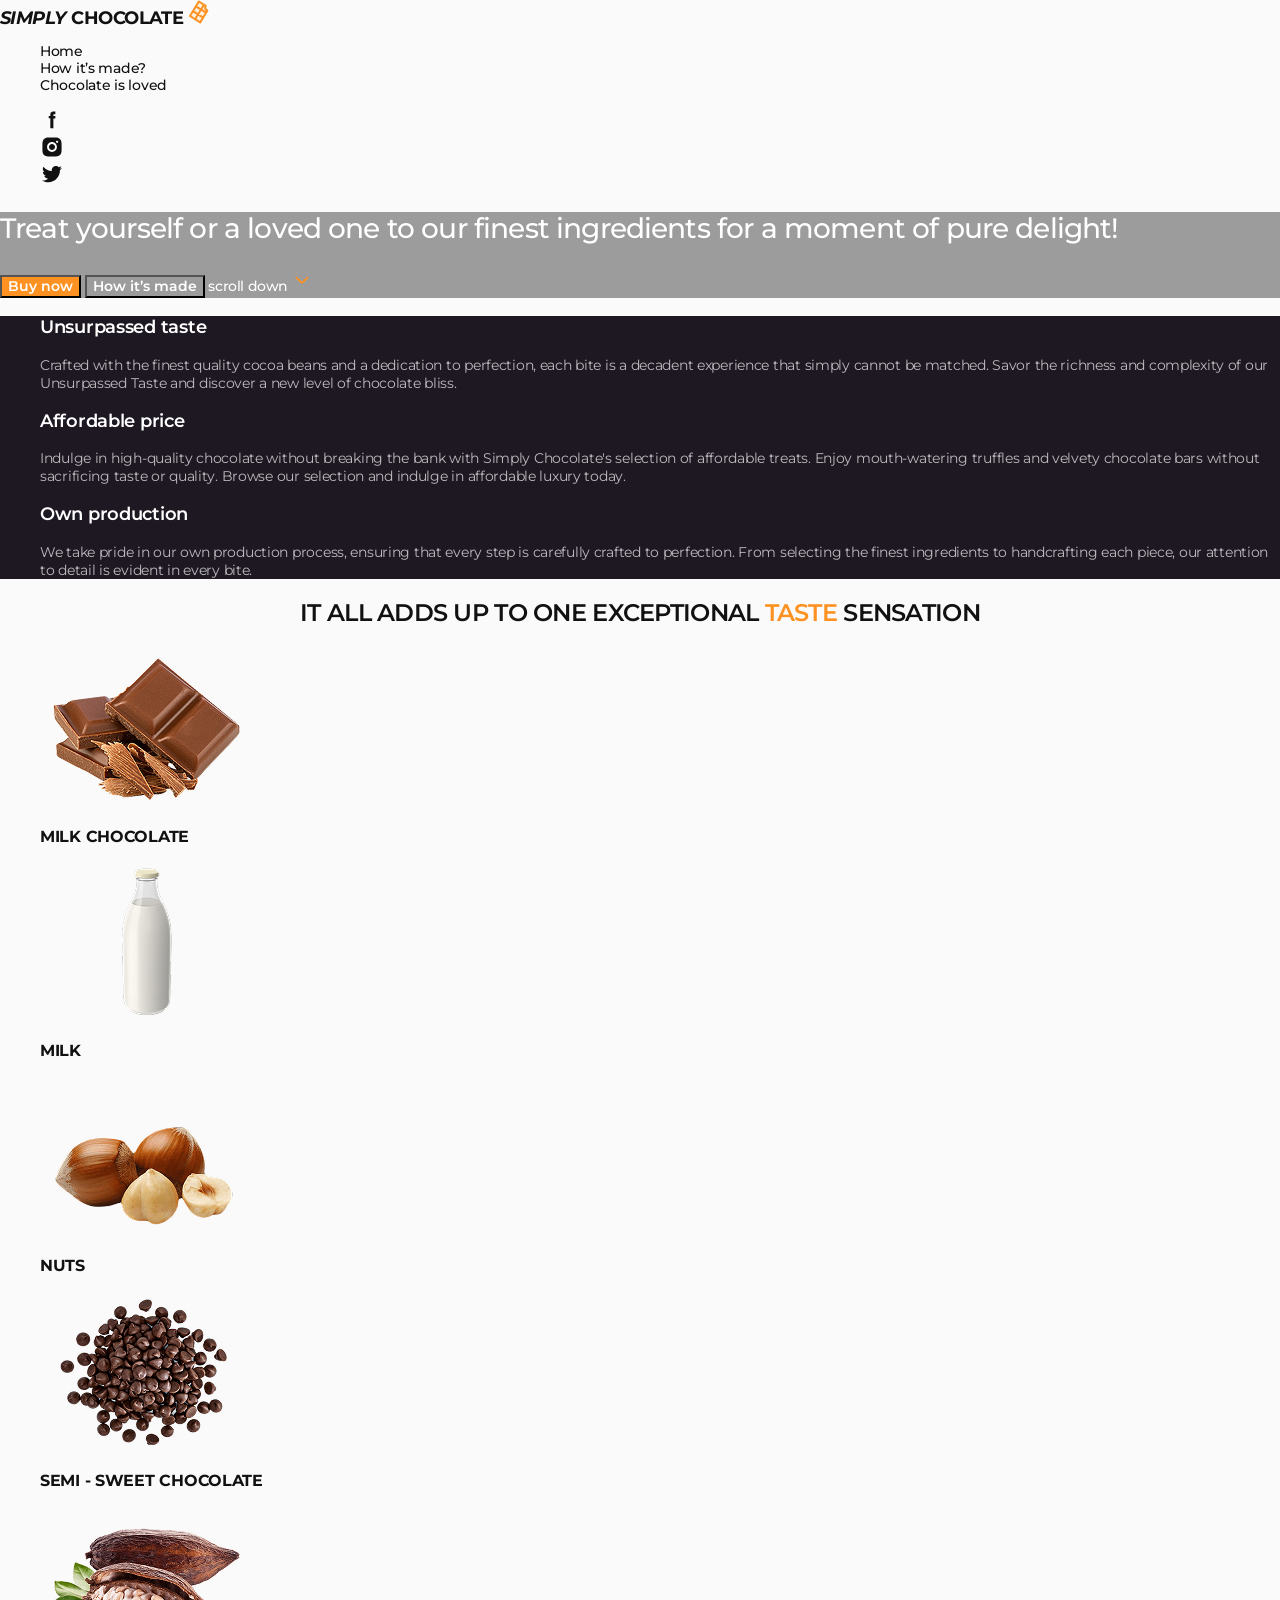
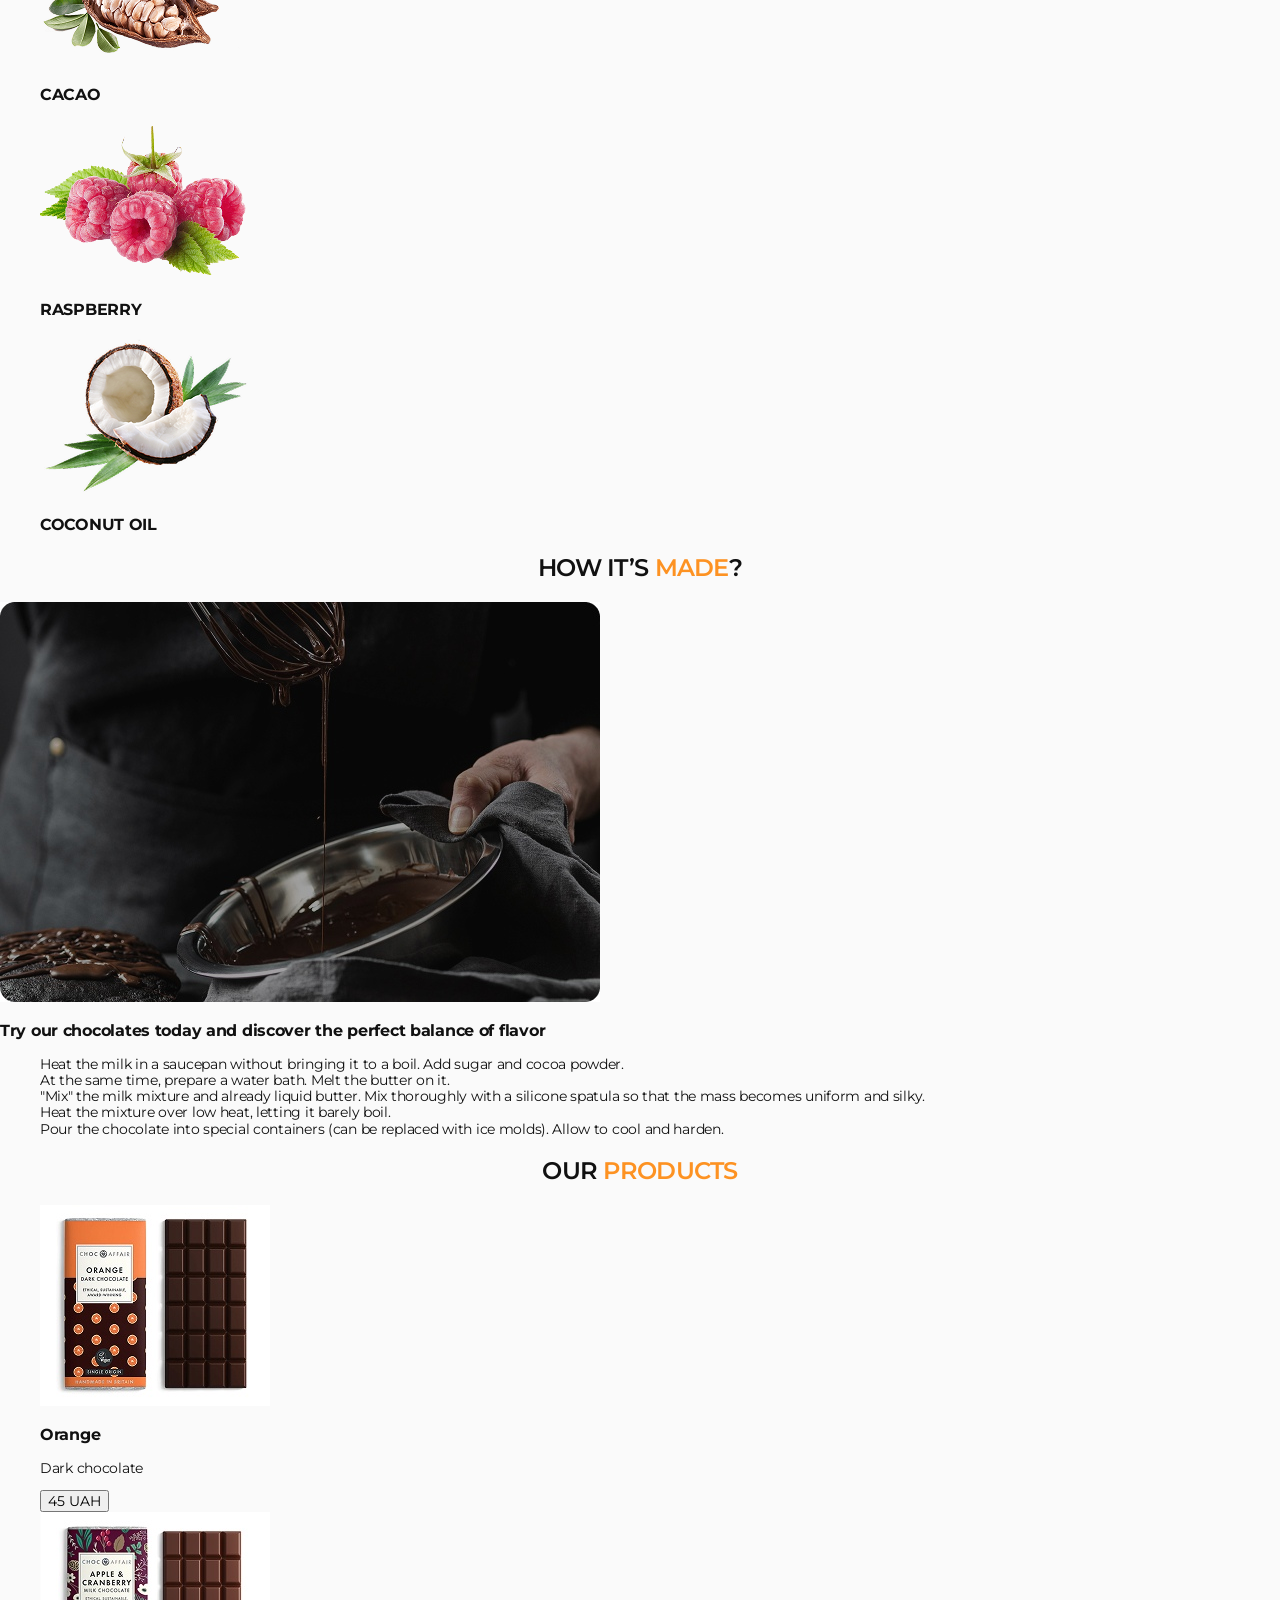
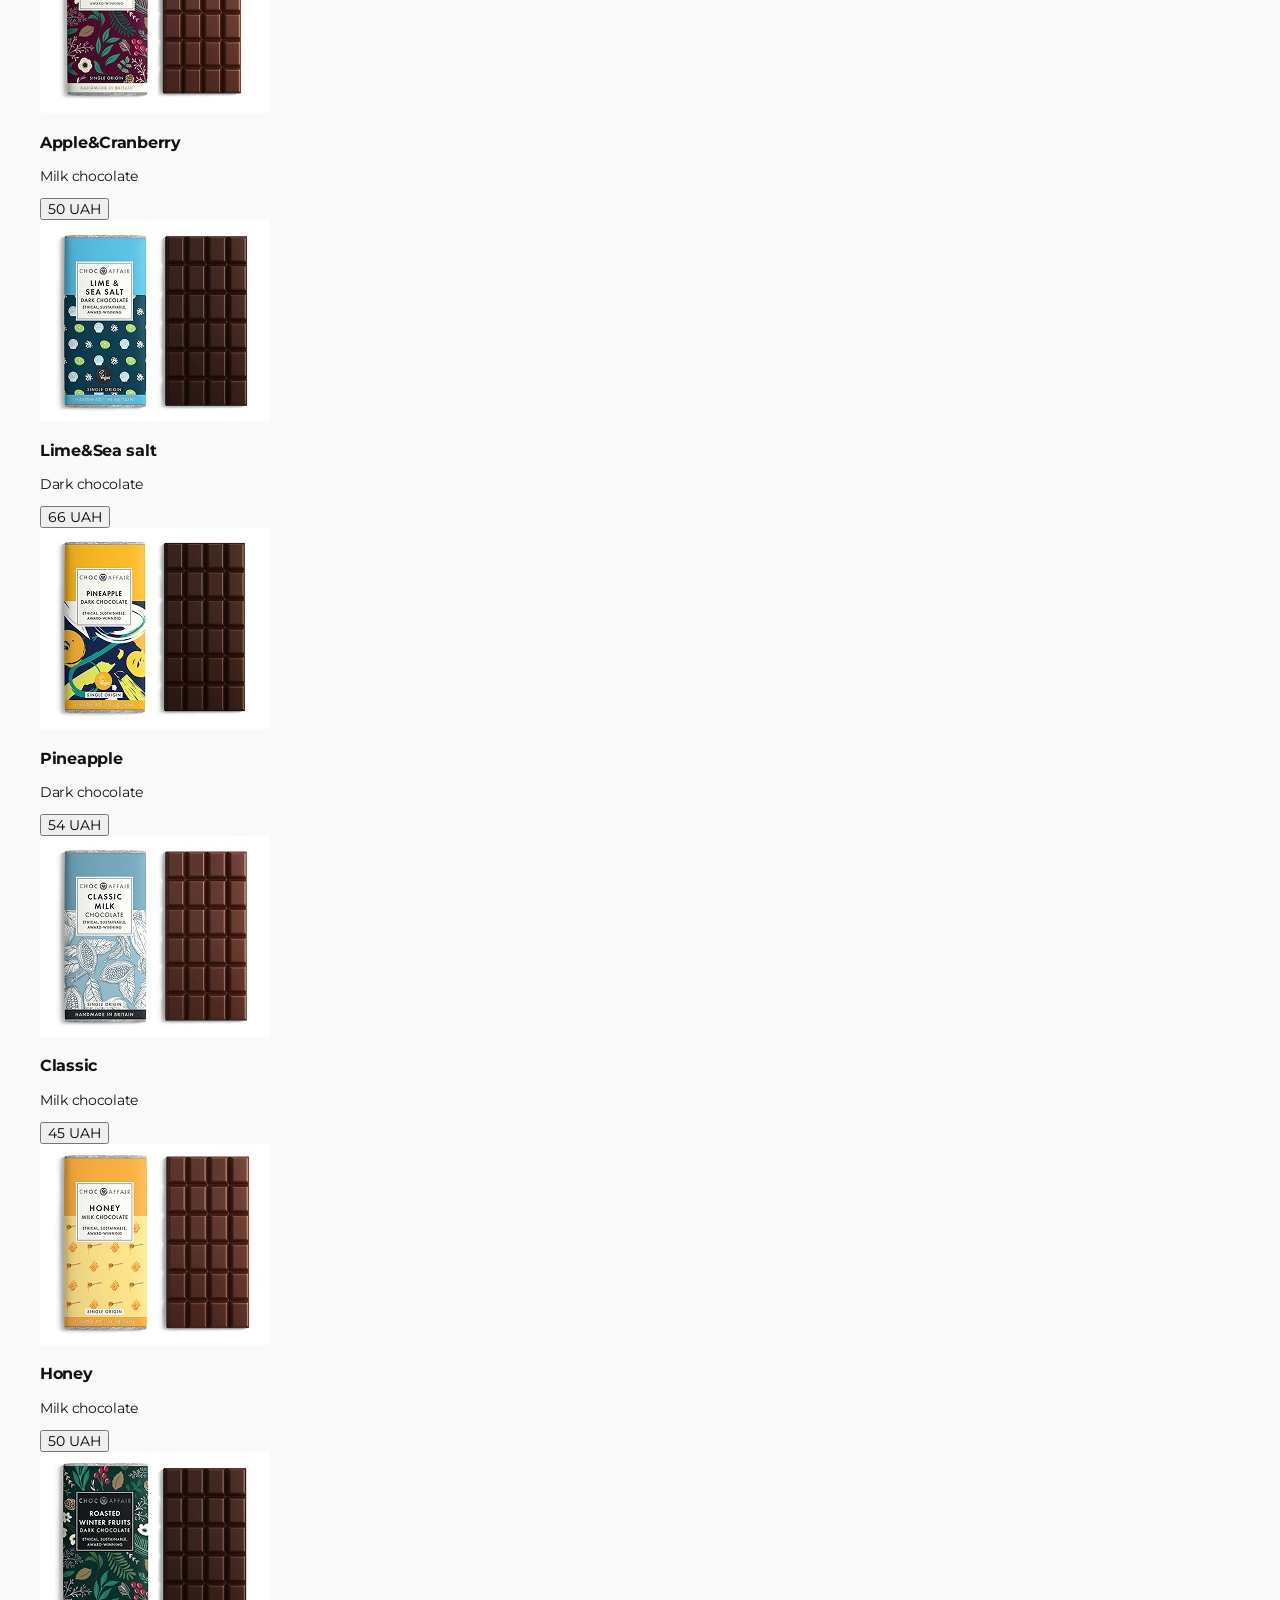
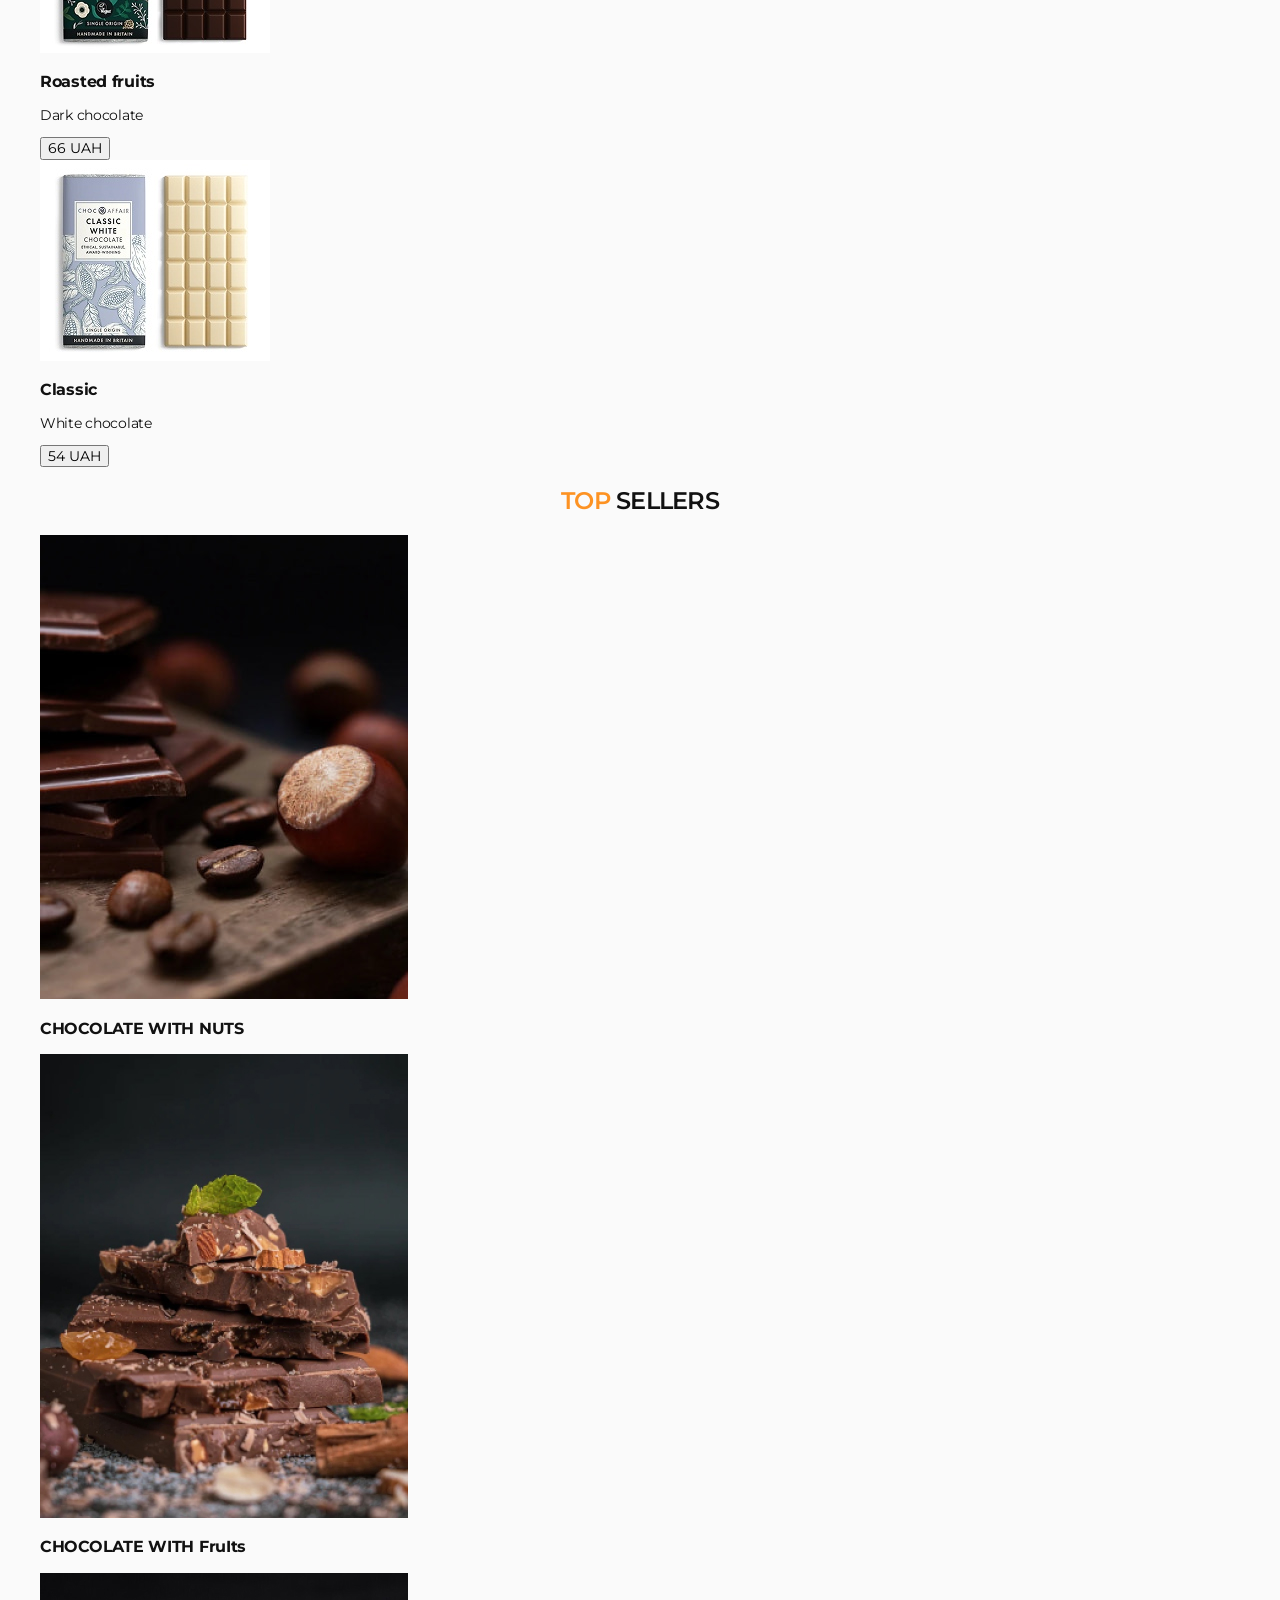
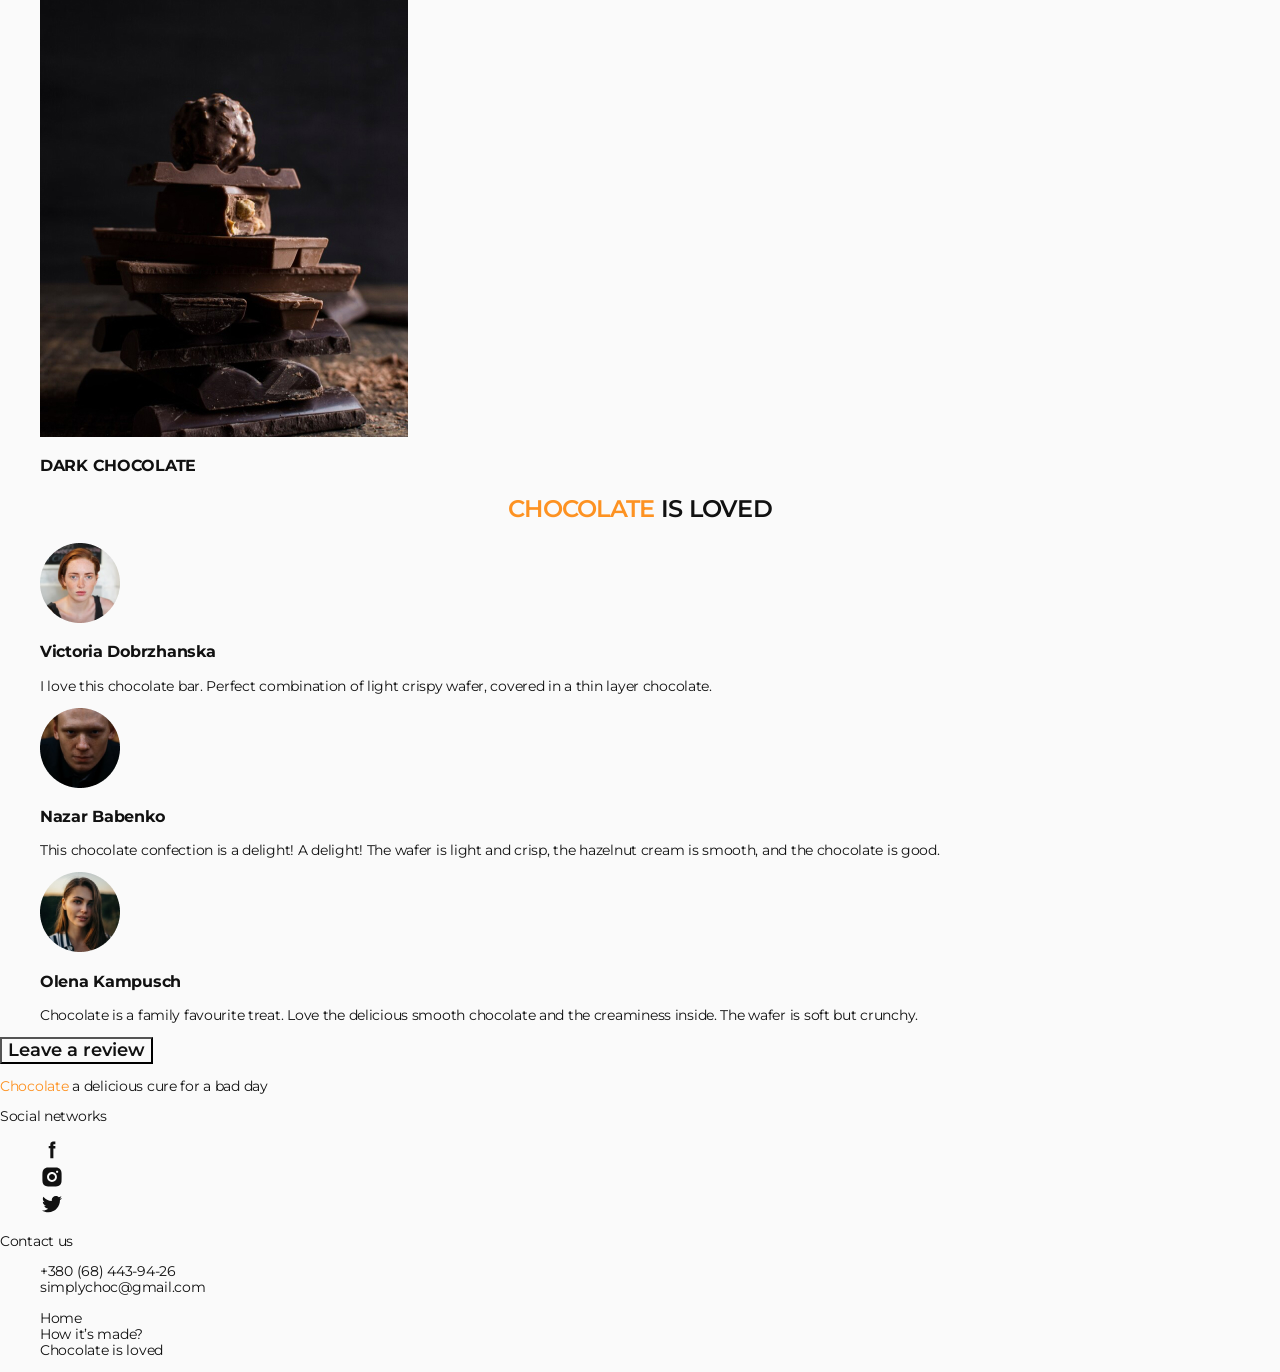
<file: html/module-02/lesson-02/index.html>
<!doctype html>
<html lang="en">
  <head>
    <meta charset="UTF-8" />
    <meta name="viewport" content="width=device-width, initial-scale=1.0" />
    <meta name="keywords" content="dark chocolate milk ..." />
    <meta
      name="description"
      content="Treat yourself or a loved one to our finest ingredients for a moment of pure delight!"
    />
    <title>Simply Chocolate</title>
    <link
      rel="shortcut icon"
      href="./images/favicon.svg"
      type="image/svg+xml"
    />
    <!-- Fonts -->
    <link rel="preconnect" href="https://fonts.googleapis.com" />
    <link rel="preconnect" href="https://fonts.gstatic.com" crossorigin />
    <link
      href="https://fonts.googleapis.com/css2?family=Montserrat:ital,wght@0,100..900;1,100..900&display=swap"
      rel="stylesheet"
    />
    <!-- External libs | Normalize CSS | -->
    <!-- <link rel="stylesheet" href="./css/normalise.css" /> -->
    <link
      rel="stylesheet"
      href="https://cdn.jsdelivr.net/npm/modern-normalize@3.0.1/modern-normalize.min.css"
    />
    <!-- Custom CSS -->
    <link rel="stylesheet" href="./css/styles.css" />
  </head>
  <body>
    <!-- Header section -->
    <header class="header" id="header">
      <nav class="nav">
        <a class="logo" href="./index.html">
          <i>Simply</i> Chocolate
          <img
            class="logo-icon"
            src="./images/icons/chocolate.svg"
            alt="Company logo"
            width="24"
            height="24"
          />
        </a>

        <ul class="nav-menu">
          <li class="nav-menu-item">
            <a class="nav-menu-link" href="#home">Home</a>
          </li>
          <li class="nav-menu-item">
            <a class="nav-menu-link" href="#made">How it’s made?</a>
          </li>
          <li class="nav-menu-item">
            <a class="nav-menu-link" href="#reviews">Chocolate is loved</a>
          </li>
        </ul>
      </nav>

      <ul class="socials">
        <li class="socials-item">
          <a
            class="socials-link"
            href="https://facebook.com"
            target="_blank"
            rel="noopener noreferrer"
            aria-label="Link to Facebook"
          >
            <img
              class="socials-icon"
              src="./images/icons/icon-facebook.svg"
              alt="Icon Facebook"
              width="24"
              height="24"
            />
          </a>
        </li>
        <li class="socials-item">
          <a
            class="socials-link"
            href="https://instagram.com"
            target="_blank"
            rel="noopener noreferrer"
            aria-label="Link to Instagram"
          >
            <img
              class="socials-icon"
              src="./images/icons/icon-instagram.svg"
              alt="Icon Instagram"
              width="24"
              height="24"
            />
          </a>
        </li>
        <li class="socials-item">
          <a
            class="socials-link"
            href="https://twitter.com"
            target="_blank"
            rel="noopener noreferrer"
            aria-label="Link to Twitter"
          >
            <img
              class="socials-icon"
              src="./images/icons/icon-twitter.svg"
              alt="Icon Twitter"
              width="24"
              height="24"
            />
          </a>
        </li>
      </ul>
    </header>

    <!-- Main section -->
    <main>
      <!-- Hero section -->
      <section class="hero" id="home">
        <h1 class="hero-title">
          Treat yourself or a loved one to our finest ingredients for a moment
          of pure delight!
        </h1>

        <button class="btn btn-accent" type="button">Buy now</button>
        <button class="btn btn-primary" type="button">How it’s made</button>

        <a class="hero-link" href="#benefits">
          scroll down
          <img
            class="hero-link-icon"
            src="./images/icons/arrow-down.svg"
            alt="Arrow down"
            width="22"
            height="22"
          />
        </a>
      </section>

      <!-- Benefits section -->
      <section class="benefits" id="benefits">
        <h2 class="visually-hidden">Simply chocolate benefits</h2>

        <ul class="benefits-list">
          <li class="benefits-item">
            <h3 class="benefits-caption">Unsurpassed taste</h3>
            <p class="benefits-desc">
              Crafted with the finest quality cocoa beans and a dedication to
              perfection, each bite is a decadent experience that simply cannot
              be matched. Savor the richness and complexity of our Unsurpassed
              Taste and discover a new level of chocolate bliss.
            </p>
          </li>
          <li class="benefits-item">
            <h3 class="benefits-caption">Affordable price</h3>
            <p class="benefits-desc">
              Indulge in high-quality chocolate without breaking the bank with
              Simply Chocolate's selection of affordable treats. Enjoy
              mouth-watering truffles and velvety chocolate bars without
              sacrificing taste or quality. Browse our selection and indulge in
              affordable luxury today.
            </p>
          </li>
          <li class="benefits-item">
            <h3 class="benefits-caption">Own production</h3>
            <p class="benefits-desc">
              We take pride in our own production process, ensuring that every
              step is carefully crafted to perfection. From selecting the finest
              ingredients to handcrafting each piece, our attention to detail is
              evident in every bite.
            </p>
          </li>
        </ul>
      </section>

      <!-- Ingredients section -->
      <section class="ingredients">
        <h2 class="ingredients-title section-title">
          It all adds up to one exceptional
          <span class="accent-text">taste</span> sensation
        </h2>

        <ul class="ingredients-list">
          <li class="ingredients-item">
            <img
              class="ingredients-ill"
              src="./images/ingredients/img-1.png"
              alt="MILK CHOCOLATE"
              width="214"
              height="160"
            />
            <h3 class="ingredients-subtitle">MILK CHOCOLATE</h3>
          </li>
          <li class="ingredients-item">
            <img
              class="ingredients-ill"
              src="./images/ingredients/img-2.png"
              alt="MILK"
              width="214"
              height="160"
            />
            <h3 class="ingredients-subtitle">MILK</h3>
          </li>
          <li class="ingredients-item">
            <img
              class="ingredients-ill"
              src="./images/ingredients/img-3.png"
              alt="NUTS"
              width="214"
              height="160"
            />
            <h3 class="ingredients-subtitle">NUTS</h3>
          </li>
          <li class="ingredients-item">
            <img
              class="ingredients-ill"
              src="./images/ingredients/img-4.png"
              alt="SEMI - SWEET CHOCOLATE"
              width="214"
              height="160"
            />
            <h3 class="ingredients-subtitle">SEMI - SWEET CHOCOLATE</h3>
          </li>
          <li class="ingredients-item">
            <img
              class="ingredients-ill"
              src="./images/ingredients/img-5.png"
              alt="CACAO"
              width="214"
              height="160"
            />
            <h3 class="ingredients-subtitle">CACAO</h3>
          </li>
          <li class="ingredients-item">
            <img
              class="ingredients-ill"
              src="./images/ingredients/img-6.png"
              alt="RASPBERRY"
              width="214"
              height="160"
            />
            <h3 class="ingredients-subtitle">RASPBERRY</h3>
          </li>
          <li class="ingredients-item">
            <img
              class="ingredients-ill"
              src="./images/ingredients/img-7.png"
              alt="COCONUT OIL"
              width="214"
              height="160"
            />
            <h3 class="ingredients-subtitle">COCONUT OIL</h3>
          </li>
        </ul>
      </section>

      <!-- Made section -->
      <section class="made" id="made">
        <h2 class="made-title section-title">
          How it’s <span class="accent-text">made</span>?
        </h2>
        <img
          class="made-img"
          src="./images/made/image.jpg"
          alt="Chocolate cooking"
          width="600"
          height="400"
        />

        <h3 class="made-caption">
          Try our chocolates today and discover the perfect balance of flavor
        </h3>

        <ol class="made-recipe">
          <li class="made-recipe-item">
            Heat the milk in a saucepan without bringing it to a boil. Add sugar
            and cocoa powder.
          </li>
          <li class="made-recipe-item">
            At the same time, prepare a water bath. Melt the butter on it.
          </li>
          <li class="made-recipe-item">
            "Mix" the milk mixture and already liquid butter. Mix thoroughly
            with a silicone spatula so that the mass becomes uniform and silky.
          </li>
          <li class="made-recipe-item">
            Heat the mixture over low heat, letting it barely boil.
          </li>
          <li class="made-recipe-item">
            Pour the chocolate into special containers (can be replaced with ice
            molds). Allow to cool and harden.
          </li>
        </ol>
      </section>

      <!-- Products section -->
      <section class="products">
        <h2 class="section-title">
          Our <span class="accent-text">products</span>
        </h2>
        <ul>
          <li>
            <img
              src="./images/products/img-1.jpg"
              alt=""
              width="230"
              height="201"
            />
            <h3>Orange</h3>
            <p>Dark chocolate</p>
            <button class="products-btn" type="button">45 UAH</button>
          </li>
          <li>
            <img
              src="./images/products/img-2.jpg"
              alt=""
              width="230"
              height="201"
            />
            <h3>Apple&Cranberry</h3>
            <p>Milk chocolate</p>
            <button type="button">50 UAH</button>
          </li>
          <li>
            <img
              src="./images/products/img-3.jpg"
              alt=""
              width="230"
              height="201"
            />
            <h3>Lime&Sea salt</h3>
            <p>Dark chocolate</p>
            <button type="button">66 UAH</button>
          </li>
          <li>
            <img
              src="./images/products/img-4.jpg"
              alt=""
              width="230"
              height="201"
            />
            <h3>Pineapple</h3>
            <p>Dark chocolate</p>
            <button type="button">54 UAH</button>
          </li>
          <li>
            <img
              src="./images/products/img-5.jpg"
              alt=""
              width="230"
              height="201"
            />
            <h3>Classic</h3>
            <p>Milk chocolate</p>
            <button type="button">45 UAH</button>
          </li>
          <li>
            <img
              src="./images/products/img-6.jpg"
              alt=""
              width="230"
              height="201"
            />
            <h3>Honey</h3>
            <p>Milk chocolate</p>
            <button type="button">50 UAH</button>
          </li>
          <li>
            <img
              src="./images/products/img-7.jpg"
              alt=""
              width="230"
              height="201"
            />
            <h3>Roasted fruits</h3>
            <p>Dark chocolate</p>
            <button type="button">66 UAH</button>
          </li>
          <li>
            <img
              src="./images/products/img-8.jpg"
              alt=""
              width="230"
              height="201"
            />
            <h3>Classic</h3>
            <p>White chocolate</p>
            <button type="button">54 UAH</button>
          </li>
        </ul>
      </section>

      <!-- Bestsellers section -->
      <section>
        <h2 class="section-title">
          <span class="accent-text">Top</span> sellers
        </h2>
        <ul>
          <li>
            <img
              src="./images/bestsellers/img-1.jpg"
              alt=""
              width="368"
              height="464"
            />
            <h3>CHOCOLATE WITH NUTS</h3>
          </li>
          <li>
            <img
              src="./images/bestsellers/img-2.jpg"
              alt=""
              width="368"
              height="464"
            />
            <h3>CHOCOLATE WITH FruIts</h3>
          </li>
          <li>
            <img
              src="./images/bestsellers/img-3.jpg"
              alt=""
              width="368"
              height="464"
            />
            <h3>DARK CHOCOLATE</h3>
          </li>
        </ul>
      </section>

      <!-- Reviews section -->
      <section id="reviews">
        <h2 class="section-title">
          <span class="accent-text">Chocolate</span> is loved
        </h2>
        <ul>
          <li>
            <img
              src="./images/reviews/img-1.png"
              alt="Victoria Dobrzhanska"
              width="80"
              height="80"
            />
            <h3>Victoria Dobrzhanska</h3>
            <p>
              I love this chocolate bar. Perfect combination of light crispy
              wafer, covered in a thin layer chocolate.
            </p>
          </li>
          <li>
            <img
              src="./images/reviews/img-2.png"
              alt="Nazar Babenko"
              width="80"
              height="80"
            />
            <h3>Nazar Babenko</h3>
            <p>
              This chocolate confection is a delight! A delight! The wafer is
              light and crisp, the hazelnut cream is smooth, and the chocolate
              is good.
            </p>
          </li>
          <li>
            <img
              src="./images/reviews/img-3.png"
              alt="Olena Kampusch"
              width="80"
              height="80"
            />
            <h3>Olena Kampusch</h3>
            <p>
              Chocolate is a family favourite treat. Love the delicious smooth
              chocolate and the creaminess inside. The wafer is soft but
              crunchy.
            </p>
          </li>
        </ul>

        <button class="btn btn-secondary" type="button">Leave a review</button>
      </section>
    </main>

    <!-- Footer section -->
    <footer class="footer">
      <p class="footer-slogan">
        <span class="accent-text">Chocolate</span> a delicious cure for a bad
        day
      </p>

      <p class="footer-caption">Social networks</p>
      <ul class="socials">
        <li class="socials-item">
          <a
            class="socials-link"
            href="https://facebook.com"
            target="_blank"
            rel="noopener noreferrer"
            aria-label="Link to Facebook"
          >
            <img
              class="socials-icon"
              src="./images/icons/icon-facebook.svg"
              alt="Icon Facebook"
              width="24"
              height="24"
            />
          </a>
        </li>
        <li class="socials-item">
          <a
            class="socials-link"
            href="https://instagram.com"
            target="_blank"
            rel="noopener noreferrer"
            aria-label="Link to Instagram"
          >
            <img
              class="socials-icon"
              src="./images/icons/icon-instagram.svg"
              alt="Icon Instagram"
              width="24"
              height="24"
            />
          </a>
        </li>
        <li class="socials-item">
          <a
            class="socials-link"
            href="https://twitter.com"
            target="_blank"
            rel="noopener noreferrer"
            aria-label="Link to Twitter"
          >
            <img
              class="socials-icon"
              src="./images/icons/icon-twitter.svg"
              alt="Icon Twitter"
              width="24"
              height="24"
            />
          </a>
        </li>
      </ul>

      <address class="footer-address">
        <p class="footer-caption">Contact us</p>
        <ul class="footer-contatcs">
          <li class="footer-contatcs-item">
            <a class="footer-contatcs-link" href="tel:+380684439426"
              >+380 (68) 443-94-26</a
            >
          </li>
          <li class="footer-contatcs-item">
            <a class="footer-contatcs-link" href="mailto:simplychoc@gmail.com">
              simplychoc@gmail.com
            </a>
          </li>
        </ul>
      </address>

      <ul class="menu">
        <li class="menu-item">
          <a class="menu-link" href="#home">Home</a>
        </li>
        <li class="menu-item">
          <a class="menu-link" href="#made">How it’s made?</a>
        </li>
        <li class="menu-item">
          <a class="menu-link" href="#reviews">Chocolate is loved</a>
        </li>
      </ul>
    </footer>
  </body>
</html>
</file>
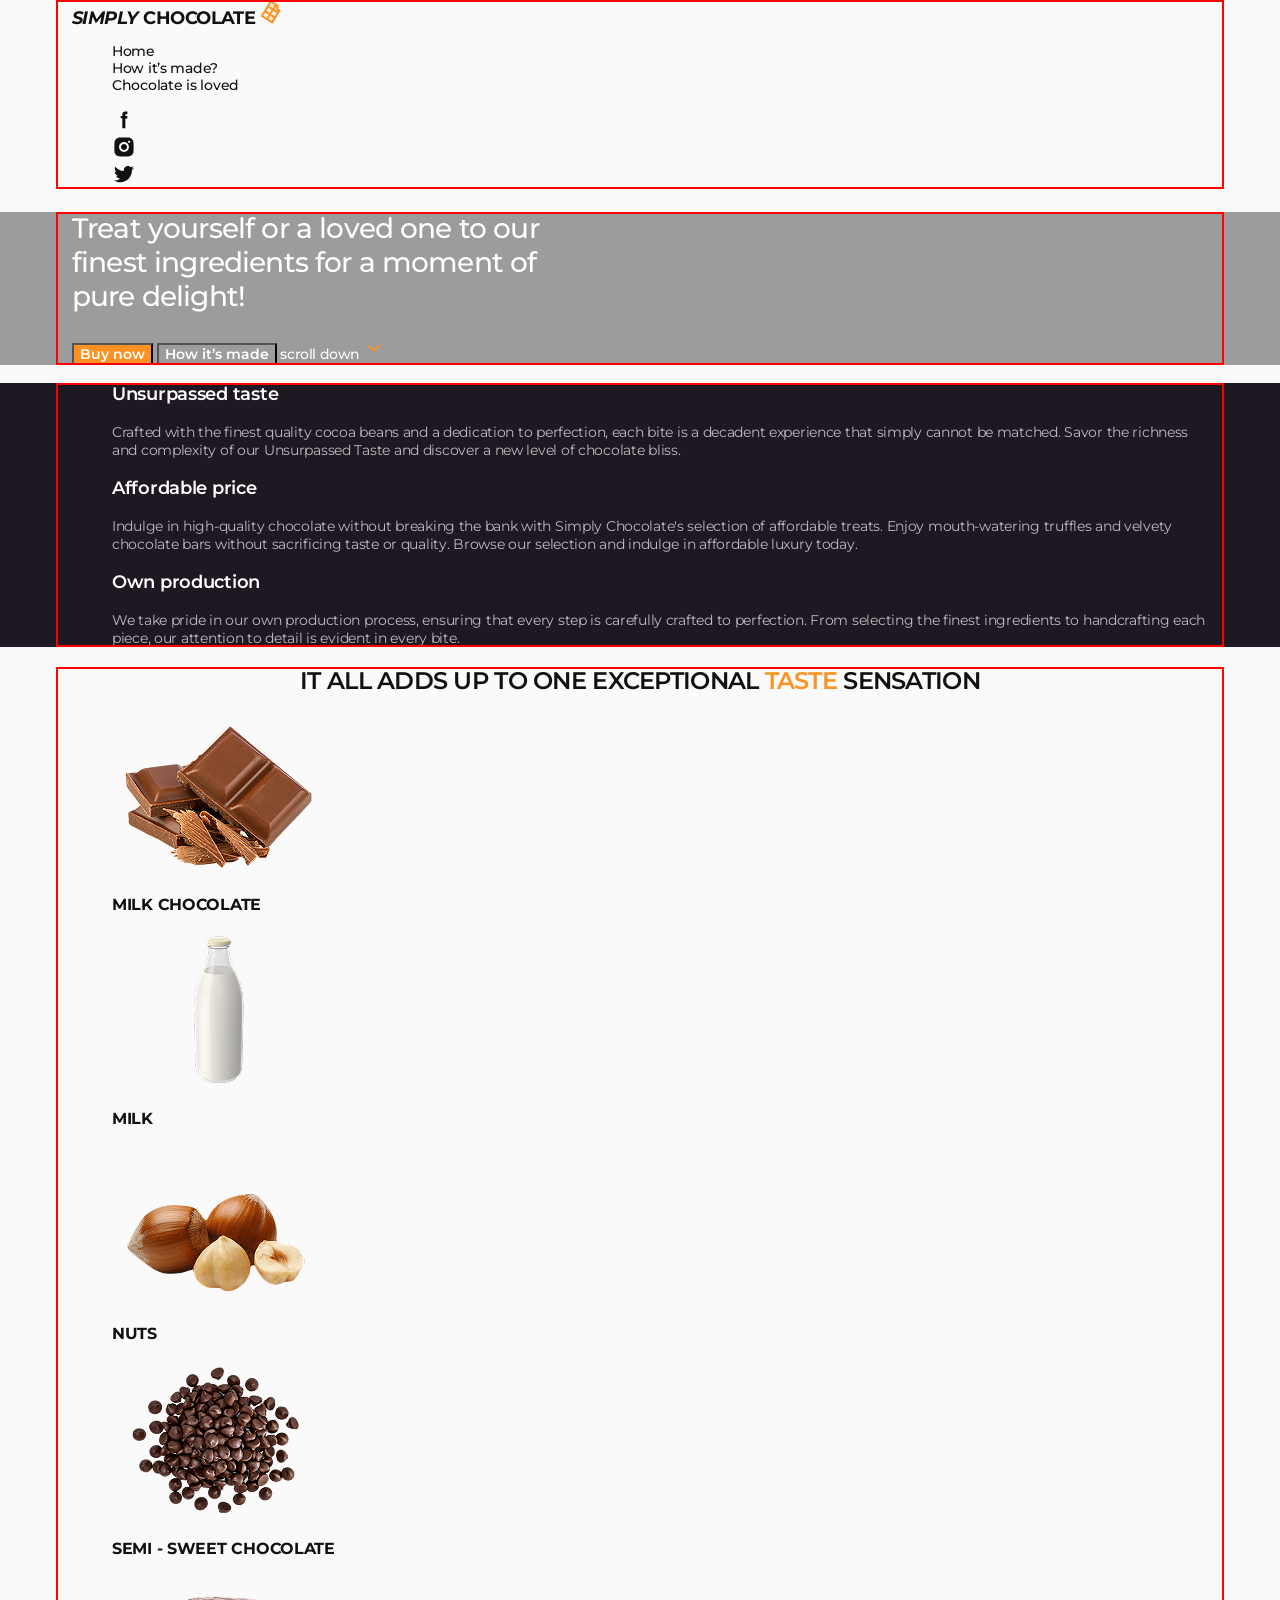
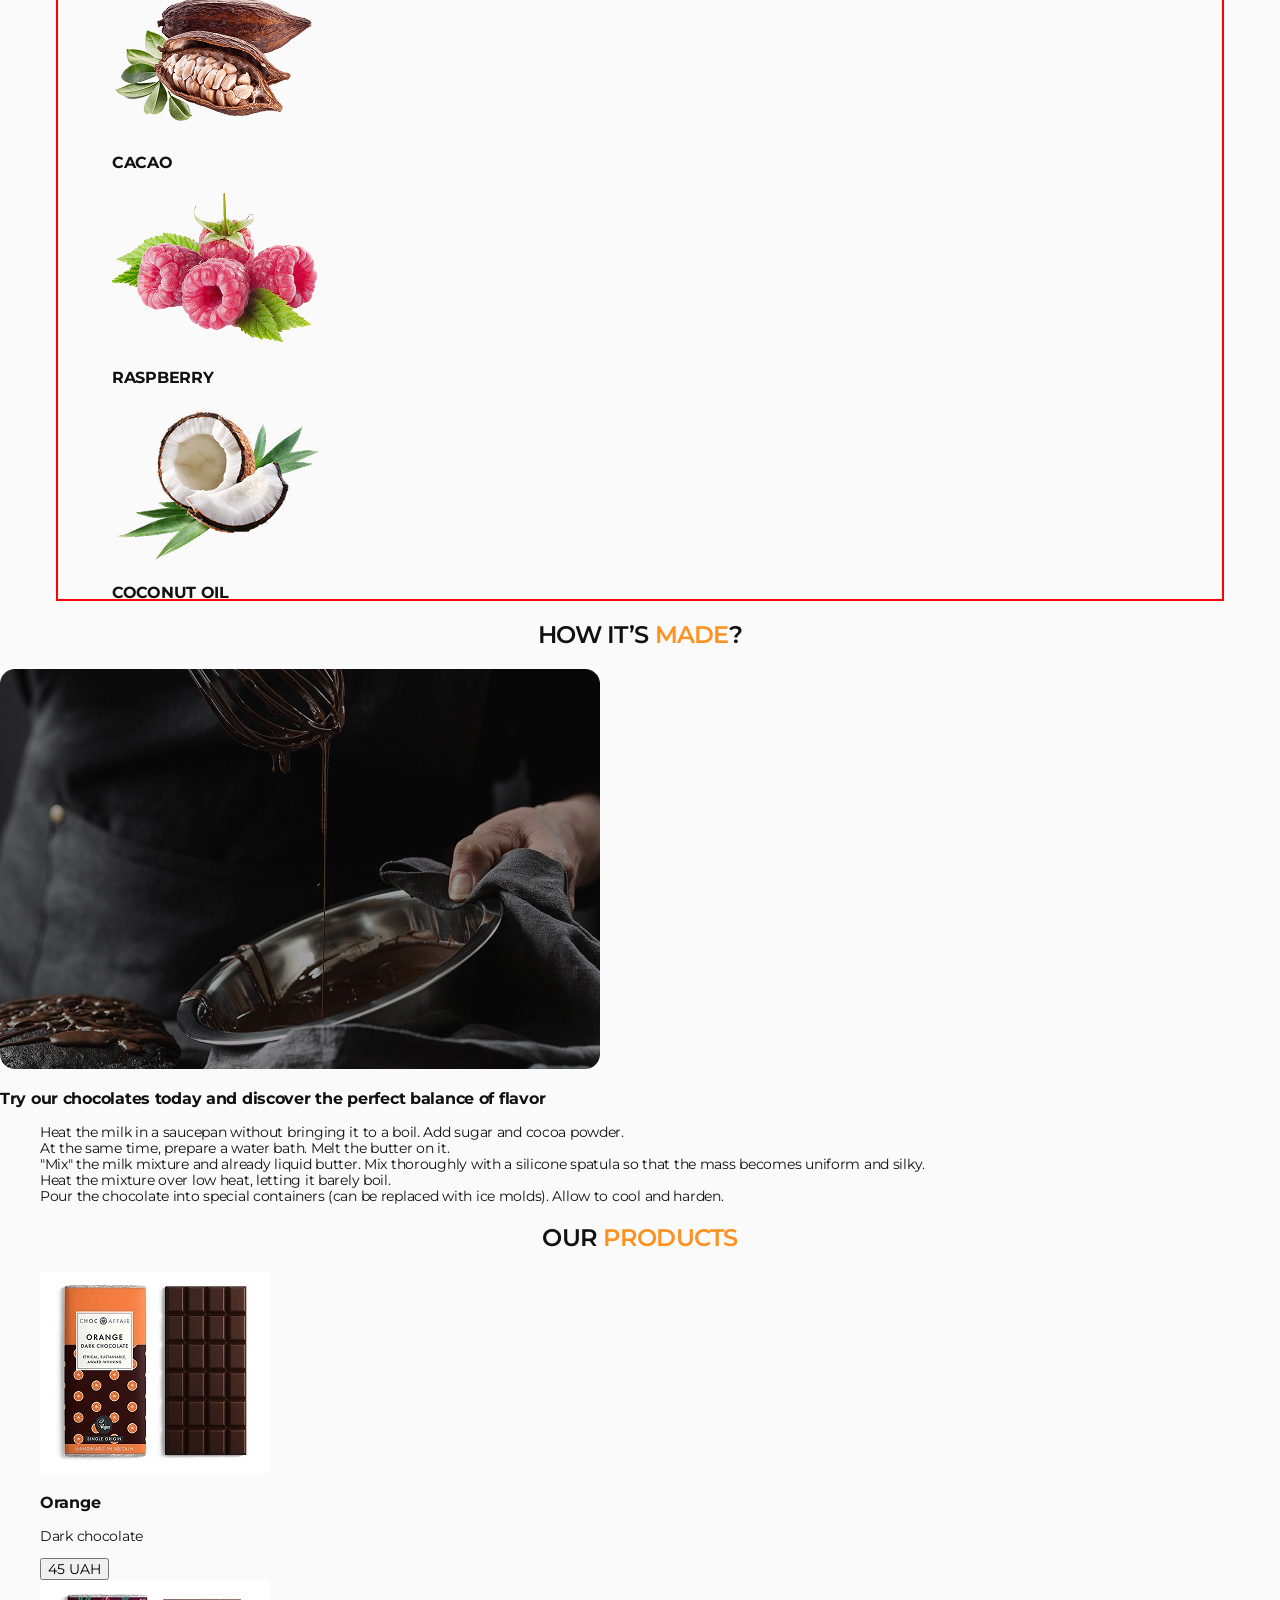
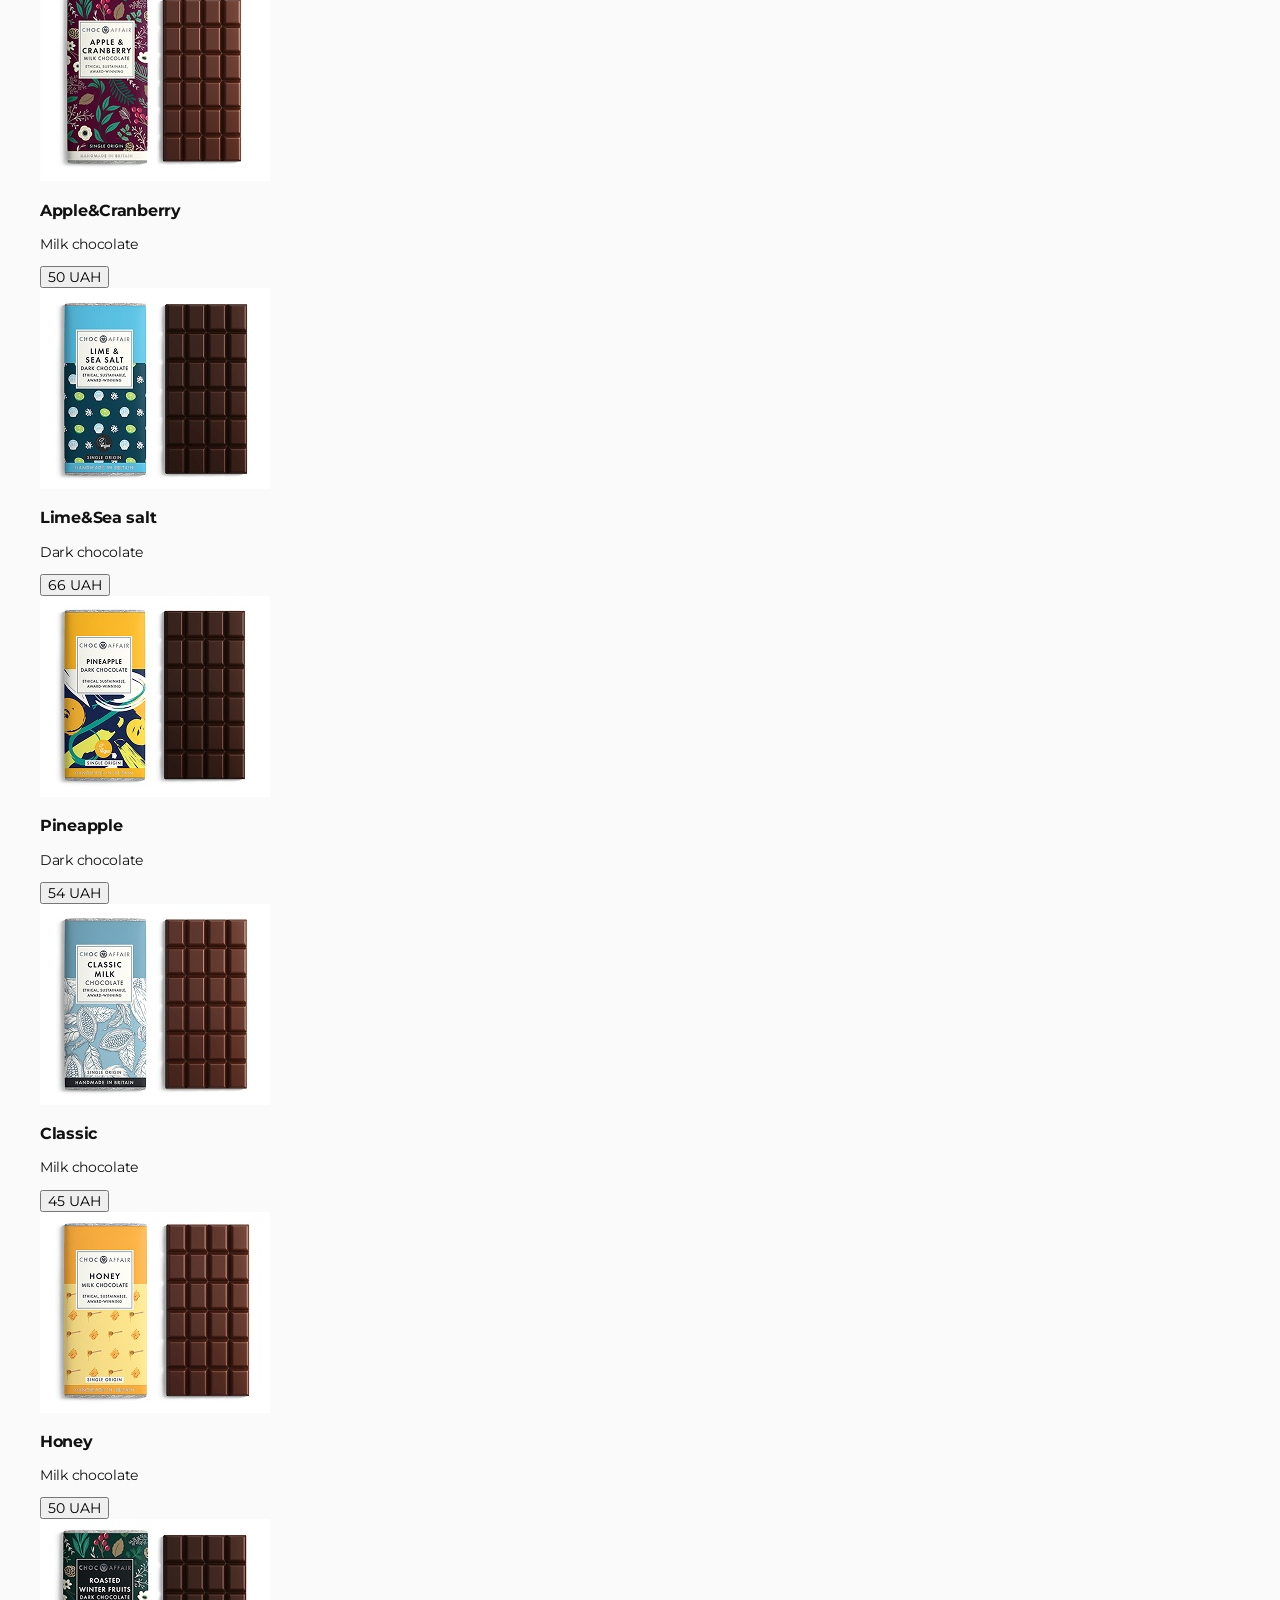
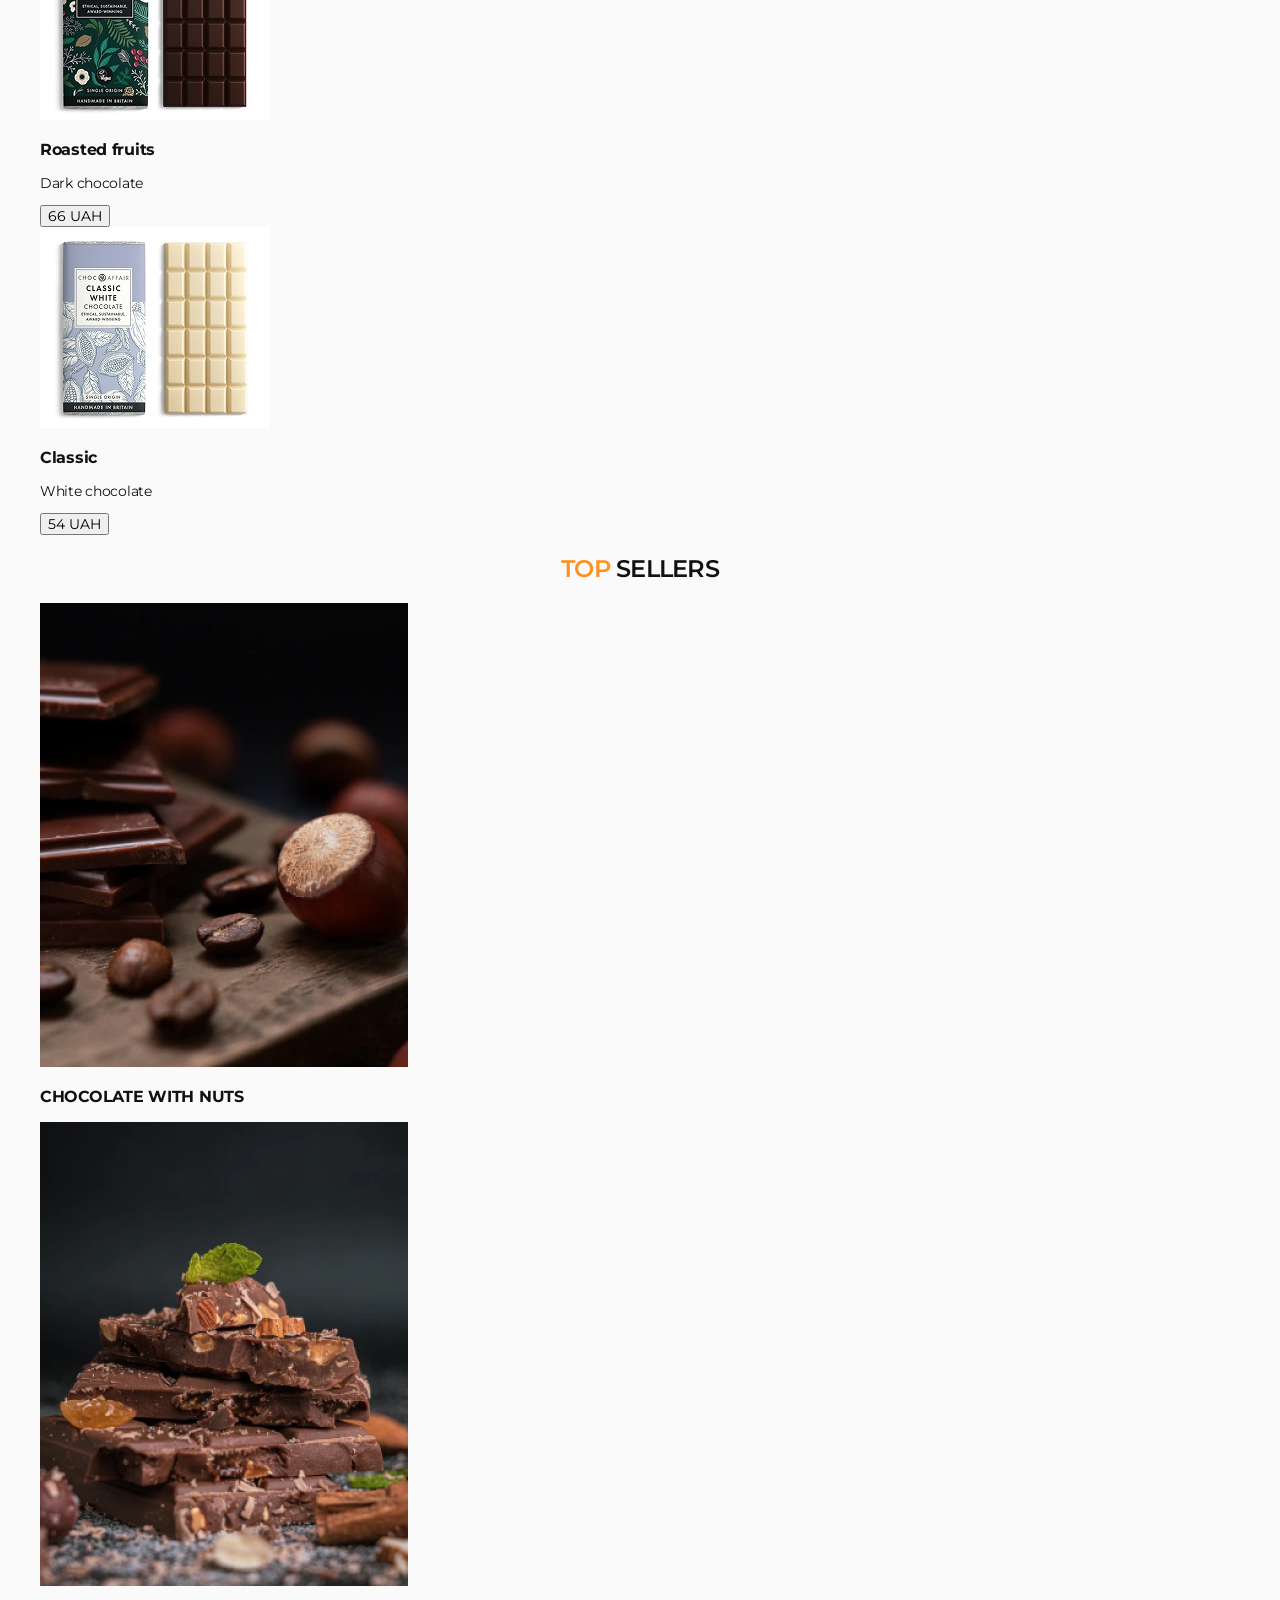
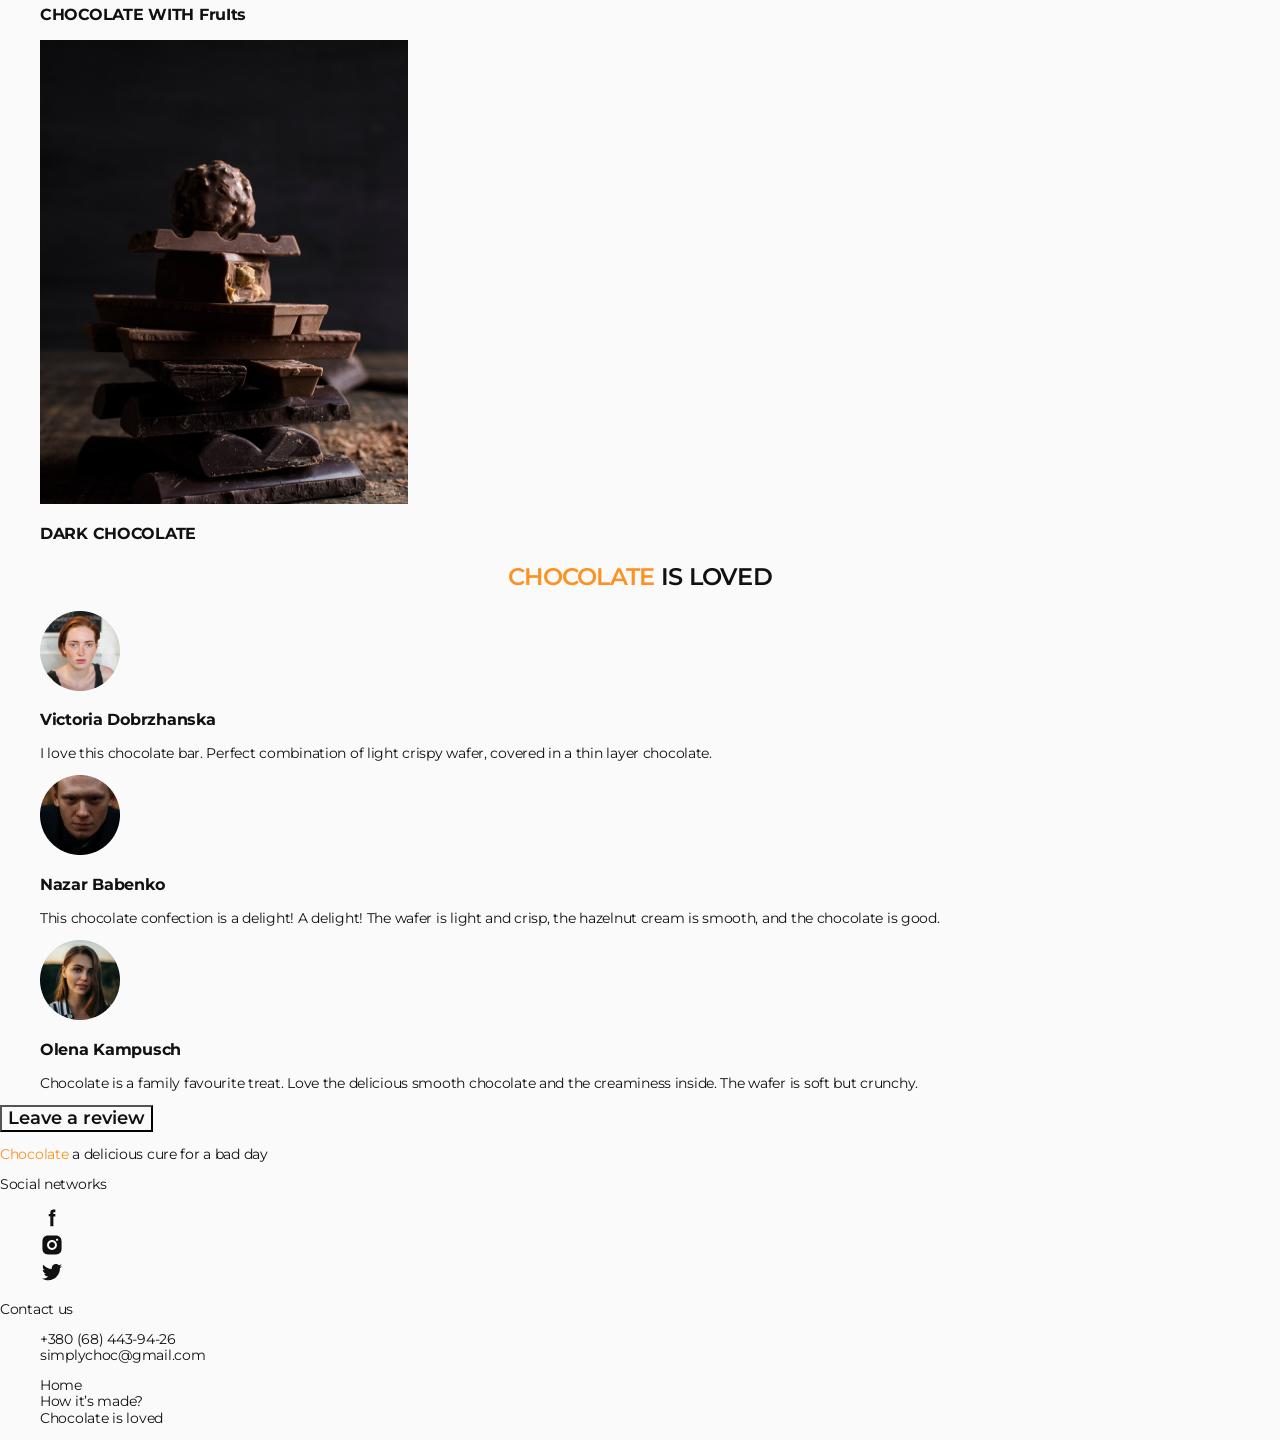
<file: html/module-03/lesson-01/index.html>
<!doctype html>
<html lang="en">
  <head>
    <meta charset="UTF-8" />
    <meta name="viewport" content="width=device-width, initial-scale=1.0" />
    <meta name="keywords" content="dark chocolate milk ..." />
    <meta
      name="description"
      content="Treat yourself or a loved one to our finest ingredients for a moment of pure delight!"
    />
    <title>Simply Chocolate</title>
    <link
      rel="shortcut icon"
      href="./images/favicon.svg"
      type="image/svg+xml"
    />
    <!-- Fonts -->
    <link rel="preconnect" href="https://fonts.googleapis.com" />
    <link rel="preconnect" href="https://fonts.gstatic.com" crossorigin />
    <link
      href="https://fonts.googleapis.com/css2?family=Montserrat:ital,wght@0,100..900;1,100..900&display=swap"
      rel="stylesheet"
    />
    <!-- External libs | Normalize CSS | -->
    <!-- <link rel="stylesheet" href="./css/normalise.css" /> -->
    <link
      rel="stylesheet"
      href="https://cdn.jsdelivr.net/npm/modern-normalize@3.0.1/modern-normalize.min.css"
    />
    <!-- Custom CSS -->
    <link rel="stylesheet" href="./css/styles.css" />
  </head>
  <body>
    <!-- Header section -->
    <header class="header" id="header">
      <div class="container">
        <nav class="nav">
          <a class="logo" href="./index.html">
            <i class="logo-accent">Simply</i> Chocolate
            <img
              class="logo-icon"
              src="./images/icons/chocolate.svg"
              alt="Company logo"
              width="24"
              height="24"
            />
          </a>
          <ul class="nav-menu">
            <li class="nav-menu-item">
              <a class="nav-menu-link" href="#home">Home</a>
            </li>
            <li class="nav-menu-item">
              <a class="nav-menu-link" href="#made">How it’s made?</a>
            </li>
            <li class="nav-menu-item">
              <a class="nav-menu-link" href="#reviews">Chocolate is loved</a>
            </li>
          </ul>
        </nav>
        <ul class="socials">
          <li class="socials-item">
            <a
              class="socials-link"
              href="https://facebook.com"
              target="_blank"
              rel="noopener noreferrer"
              aria-label="Link to Facebook"
            >
              <img
                class="socials-icon"
                src="./images/icons/icon-facebook.svg"
                alt="Icon Facebook"
                width="24"
                height="24"
              />
            </a>
          </li>
          <li class="socials-item">
            <a
              class="socials-link"
              href="https://instagram.com"
              target="_blank"
              rel="noopener noreferrer"
              aria-label="Link to Instagram"
            >
              <img
                class="socials-icon"
                src="./images/icons/icon-instagram.svg"
                alt="Icon Instagram"
                width="24"
                height="24"
              />
            </a>
          </li>
          <li class="socials-item">
            <a
              class="socials-link"
              href="https://twitter.com"
              target="_blank"
              rel="noopener noreferrer"
              aria-label="Link to Twitter"
            >
              <img
                class="socials-icon"
                src="./images/icons/icon-twitter.svg"
                alt="Icon Twitter"
                width="24"
                height="24"
              />
            </a>
          </li>
        </ul>
      </div>
    </header>

    <!-- Main section -->
    <main>
      <!-- Hero section -->
      <section class="hero" id="home">
        <div class="container">
          <h1 class="hero-title">
            Treat yourself or a loved one to our finest ingredients for a moment
            of pure delight!
          </h1>
          <button class="btn btn-accent" type="button">Buy now</button>
          <button class="btn btn-primary" type="button">How it’s made</button>
          <a class="hero-link" href="#benefits">
            scroll down
            <img
              class="hero-link-icon"
              src="./images/icons/arrow-down.svg"
              alt="Arrow down"
              width="22"
              height="22"
            />
          </a>
        </div>
      </section>

      <!-- Benefits section -->
      <section class="benefits" id="benefits">
        <div class="container">
          <h2 class="visually-hidden">Simply chocolate benefits</h2>
          <ul class="benefits-list">
            <li class="benefits-item">
              <h3 class="benefits-caption">Unsurpassed taste</h3>
              <p class="benefits-desc">
                Crafted with the finest quality cocoa beans and a dedication to
                perfection, each bite is a decadent experience that simply
                cannot be matched. Savor the richness and complexity of our
                Unsurpassed Taste and discover a new level of chocolate bliss.
              </p>
            </li>
            <li class="benefits-item">
              <h3 class="benefits-caption">Affordable price</h3>
              <p class="benefits-desc">
                Indulge in high-quality chocolate without breaking the bank with
                Simply Chocolate's selection of affordable treats. Enjoy
                mouth-watering truffles and velvety chocolate bars without
                sacrificing taste or quality. Browse our selection and indulge
                in affordable luxury today.
              </p>
            </li>
            <li class="benefits-item">
              <h3 class="benefits-caption">Own production</h3>
              <p class="benefits-desc">
                We take pride in our own production process, ensuring that every
                step is carefully crafted to perfection. From selecting the
                finest ingredients to handcrafting each piece, our attention to
                detail is evident in every bite.
              </p>
            </li>
          </ul>
        </div>
      </section>

      <!-- Ingredients section -->
      <section class="ingredients">
        <div class="container">
          <h2 class="ingredients-title section-title">
            It all adds up to one exceptional
            <span class="accent-text">taste</span> sensation
          </h2>
          <ul class="ingredients-list">
            <li class="ingredients-item">
              <img
                class="ingredients-ill"
                src="./images/ingredients/img-1.png"
                alt="MILK CHOCOLATE"
                width="214"
                height="160"
              />
              <h3 class="ingredients-subtitle">MILK CHOCOLATE</h3>
            </li>
            <li class="ingredients-item">
              <img
                class="ingredients-ill"
                src="./images/ingredients/img-2.png"
                alt="MILK"
                width="214"
                height="160"
              />
              <h3 class="ingredients-subtitle">MILK</h3>
            </li>
            <li class="ingredients-item">
              <img
                class="ingredients-ill"
                src="./images/ingredients/img-3.png"
                alt="NUTS"
                width="214"
                height="160"
              />
              <h3 class="ingredients-subtitle">NUTS</h3>
            </li>
            <li class="ingredients-item">
              <img
                class="ingredients-ill"
                src="./images/ingredients/img-4.png"
                alt="SEMI - SWEET CHOCOLATE"
                width="214"
                height="160"
              />
              <h3 class="ingredients-subtitle">SEMI - SWEET CHOCOLATE</h3>
            </li>
            <li class="ingredients-item">
              <img
                class="ingredients-ill"
                src="./images/ingredients/img-5.png"
                alt="CACAO"
                width="214"
                height="160"
              />
              <h3 class="ingredients-subtitle">CACAO</h3>
            </li>
            <li class="ingredients-item">
              <img
                class="ingredients-ill"
                src="./images/ingredients/img-6.png"
                alt="RASPBERRY"
                width="214"
                height="160"
              />
              <h3 class="ingredients-subtitle">RASPBERRY</h3>
            </li>
            <li class="ingredients-item">
              <img
                class="ingredients-ill"
                src="./images/ingredients/img-7.png"
                alt="COCONUT OIL"
                width="214"
                height="160"
              />
              <h3 class="ingredients-subtitle">COCONUT OIL</h3>
            </li>
          </ul>
        </div>
      </section>

      <!-- Made section -->
      <section class="made" id="made">
        <h2 class="made-title section-title">
          How it’s <span class="accent-text">made</span>?
        </h2>
        <img
          class="made-img"
          src="./images/made/image.jpg"
          alt="Chocolate cooking"
          width="600"
          height="400"
        />

        <h3 class="made-caption">
          Try our chocolates today and discover the perfect balance of flavor
        </h3>

        <ol class="made-recipe">
          <li class="made-recipe-item">
            Heat the milk in a saucepan without bringing it to a boil. Add sugar
            and cocoa powder.
          </li>
          <li class="made-recipe-item">
            At the same time, prepare a water bath. Melt the butter on it.
          </li>
          <li class="made-recipe-item">
            "Mix" the milk mixture and already liquid butter. Mix thoroughly
            with a silicone spatula so that the mass becomes uniform and silky.
          </li>
          <li class="made-recipe-item">
            Heat the mixture over low heat, letting it barely boil.
          </li>
          <li class="made-recipe-item">
            Pour the chocolate into special containers (can be replaced with ice
            molds). Allow to cool and harden.
          </li>
        </ol>
      </section>

      <!-- Products section -->
      <section class="products">
        <h2 class="section-title">
          Our <span class="accent-text">products</span>
        </h2>
        <ul>
          <li>
            <img
              src="./images/products/img-1.jpg"
              alt=""
              width="230"
              height="201"
            />
            <h3>Orange</h3>
            <p>Dark chocolate</p>
            <button class="products-btn" type="button">45 UAH</button>
          </li>
          <li>
            <img
              src="./images/products/img-2.jpg"
              alt=""
              width="230"
              height="201"
            />
            <h3>Apple&Cranberry</h3>
            <p>Milk chocolate</p>
            <button type="button">50 UAH</button>
          </li>
          <li>
            <img
              src="./images/products/img-3.jpg"
              alt=""
              width="230"
              height="201"
            />
            <h3>Lime&Sea salt</h3>
            <p>Dark chocolate</p>
            <button type="button">66 UAH</button>
          </li>
          <li>
            <img
              src="./images/products/img-4.jpg"
              alt=""
              width="230"
              height="201"
            />
            <h3>Pineapple</h3>
            <p>Dark chocolate</p>
            <button type="button">54 UAH</button>
          </li>
          <li>
            <img
              src="./images/products/img-5.jpg"
              alt=""
              width="230"
              height="201"
            />
            <h3>Classic</h3>
            <p>Milk chocolate</p>
            <button type="button">45 UAH</button>
          </li>
          <li>
            <img
              src="./images/products/img-6.jpg"
              alt=""
              width="230"
              height="201"
            />
            <h3>Honey</h3>
            <p>Milk chocolate</p>
            <button type="button">50 UAH</button>
          </li>
          <li>
            <img
              src="./images/products/img-7.jpg"
              alt=""
              width="230"
              height="201"
            />
            <h3>Roasted fruits</h3>
            <p>Dark chocolate</p>
            <button type="button">66 UAH</button>
          </li>
          <li>
            <img
              src="./images/products/img-8.jpg"
              alt=""
              width="230"
              height="201"
            />
            <h3>Classic</h3>
            <p>White chocolate</p>
            <button type="button">54 UAH</button>
          </li>
        </ul>
      </section>

      <!-- Bestsellers section -->
      <section>
        <h2 class="section-title">
          <span class="accent-text">Top</span> sellers
        </h2>
        <ul>
          <li>
            <img
              src="./images/bestsellers/img-1.jpg"
              alt=""
              width="368"
              height="464"
            />
            <h3>CHOCOLATE WITH NUTS</h3>
          </li>
          <li>
            <img
              src="./images/bestsellers/img-2.jpg"
              alt=""
              width="368"
              height="464"
            />
            <h3>CHOCOLATE WITH FruIts</h3>
          </li>
          <li>
            <img
              src="./images/bestsellers/img-3.jpg"
              alt=""
              width="368"
              height="464"
            />
            <h3>DARK CHOCOLATE</h3>
          </li>
        </ul>
      </section>

      <!-- Reviews section -->
      <section id="reviews">
        <h2 class="section-title">
          <span class="accent-text">Chocolate</span> is loved
        </h2>
        <ul>
          <li>
            <img
              src="./images/reviews/img-1.png"
              alt="Victoria Dobrzhanska"
              width="80"
              height="80"
            />
            <h3>Victoria Dobrzhanska</h3>
            <p>
              I love this chocolate bar. Perfect combination of light crispy
              wafer, covered in a thin layer chocolate.
            </p>
          </li>
          <li>
            <img
              src="./images/reviews/img-2.png"
              alt="Nazar Babenko"
              width="80"
              height="80"
            />
            <h3>Nazar Babenko</h3>
            <p>
              This chocolate confection is a delight! A delight! The wafer is
              light and crisp, the hazelnut cream is smooth, and the chocolate
              is good.
            </p>
          </li>
          <li>
            <img
              src="./images/reviews/img-3.png"
              alt="Olena Kampusch"
              width="80"
              height="80"
            />
            <h3>Olena Kampusch</h3>
            <p>
              Chocolate is a family favourite treat. Love the delicious smooth
              chocolate and the creaminess inside. The wafer is soft but
              crunchy.
            </p>
          </li>
        </ul>

        <button class="btn btn-secondary" type="button">Leave a review</button>
      </section>
    </main>

    <!-- Footer section -->
    <footer class="footer">
      <p class="footer-slogan">
        <span class="accent-text">Chocolate</span> a delicious cure for a bad
        day
      </p>

      <p class="footer-caption">Social networks</p>
      <ul class="socials">
        <li class="socials-item">
          <a
            class="socials-link"
            href="https://facebook.com"
            target="_blank"
            rel="noopener noreferrer"
            aria-label="Link to Facebook"
          >
            <img
              class="socials-icon"
              src="./images/icons/icon-facebook.svg"
              alt="Icon Facebook"
              width="24"
              height="24"
            />
          </a>
        </li>
        <li class="socials-item">
          <a
            class="socials-link"
            href="https://instagram.com"
            target="_blank"
            rel="noopener noreferrer"
            aria-label="Link to Instagram"
          >
            <img
              class="socials-icon"
              src="./images/icons/icon-instagram.svg"
              alt="Icon Instagram"
              width="24"
              height="24"
            />
          </a>
        </li>
        <li class="socials-item">
          <a
            class="socials-link"
            href="https://twitter.com"
            target="_blank"
            rel="noopener noreferrer"
            aria-label="Link to Twitter"
          >
            <img
              class="socials-icon"
              src="./images/icons/icon-twitter.svg"
              alt="Icon Twitter"
              width="24"
              height="24"
            />
          </a>
        </li>
      </ul>

      <address class="footer-address">
        <p class="footer-caption">Contact us</p>
        <ul class="footer-contatcs">
          <li class="footer-contatcs-item">
            <a class="footer-contatcs-link" href="tel:+380684439426"
              >+380 (68) 443-94-26</a
            >
          </li>
          <li class="footer-contatcs-item">
            <a class="footer-contatcs-link" href="mailto:simplychoc@gmail.com">
              simplychoc@gmail.com
            </a>
          </li>
        </ul>
      </address>

      <ul class="menu">
        <li class="menu-item">
          <a class="menu-link" href="#home">Home</a>
        </li>
        <li class="menu-item">
          <a class="menu-link" href="#made">How it’s made?</a>
        </li>
        <li class="menu-item">
          <a class="menu-link" href="#reviews">Chocolate is loved</a>
        </li>
      </ul>
    </footer>
  </body>
</html>
</file>
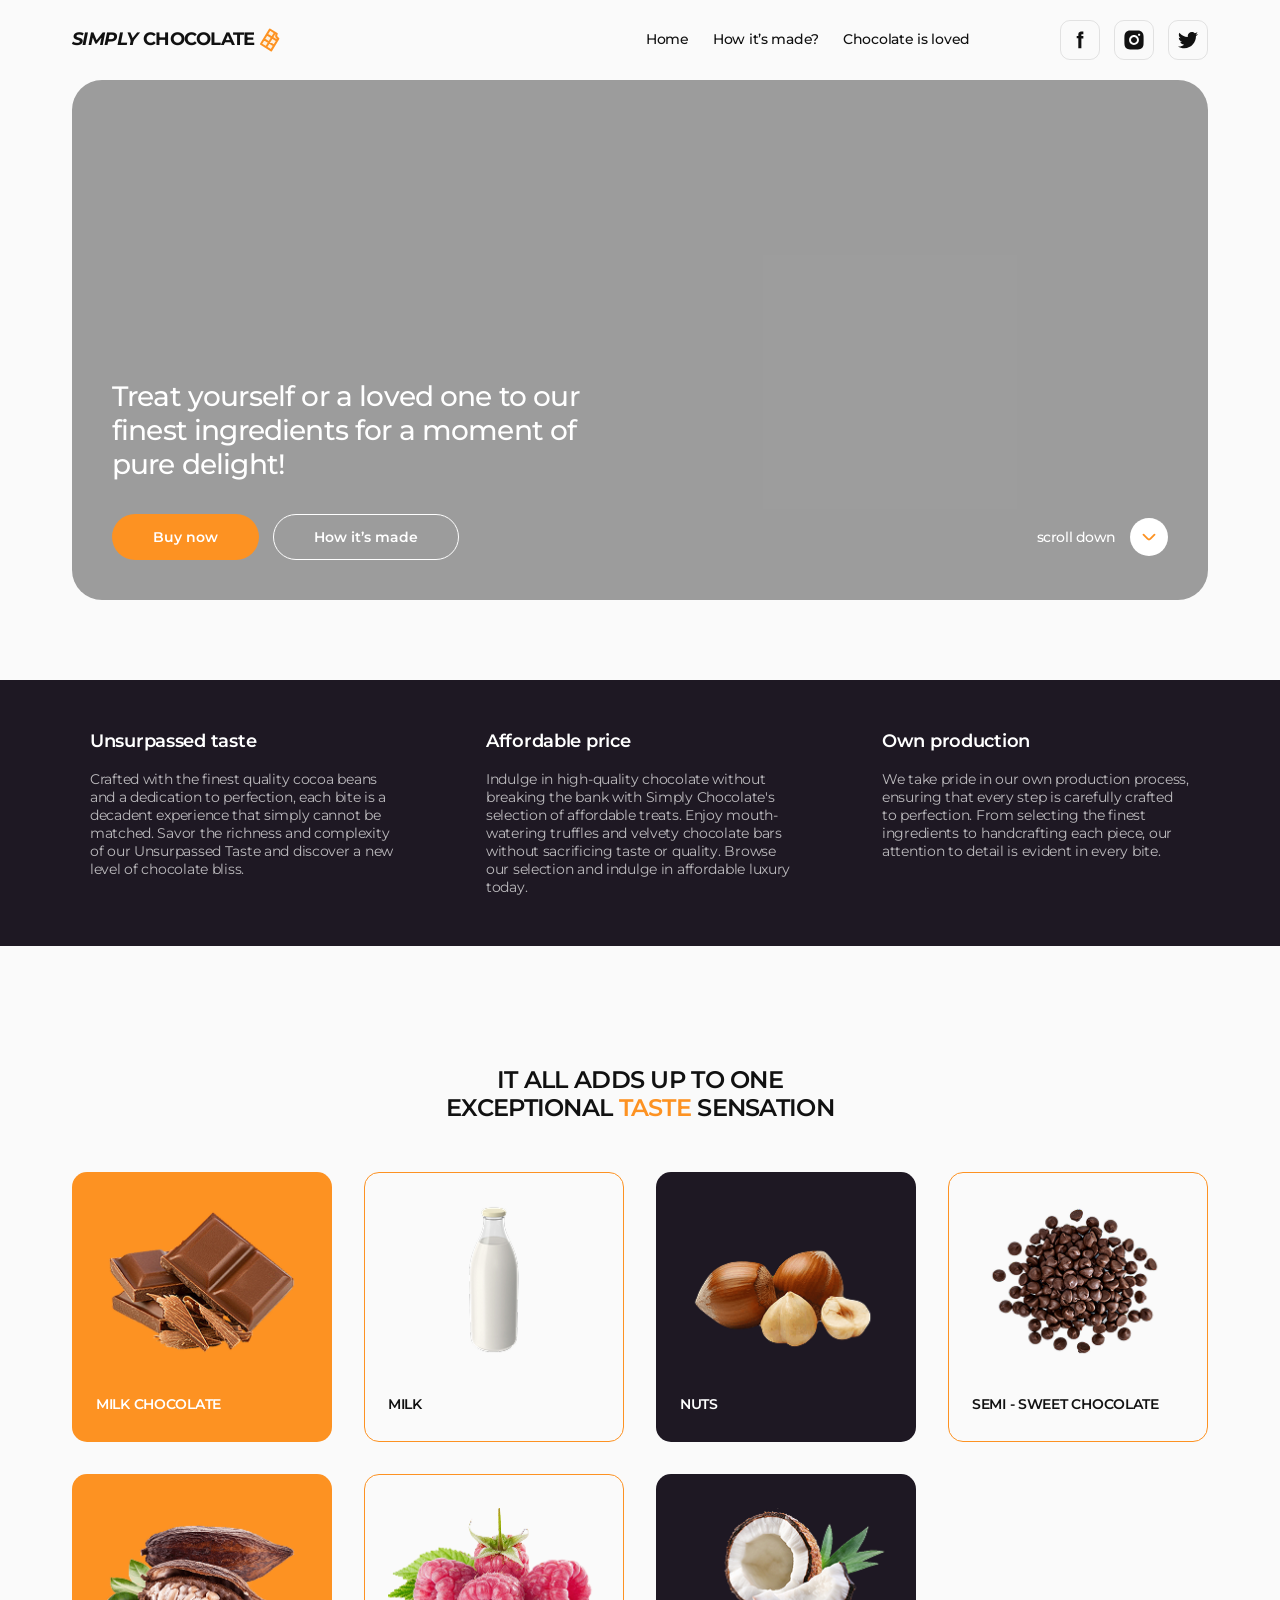
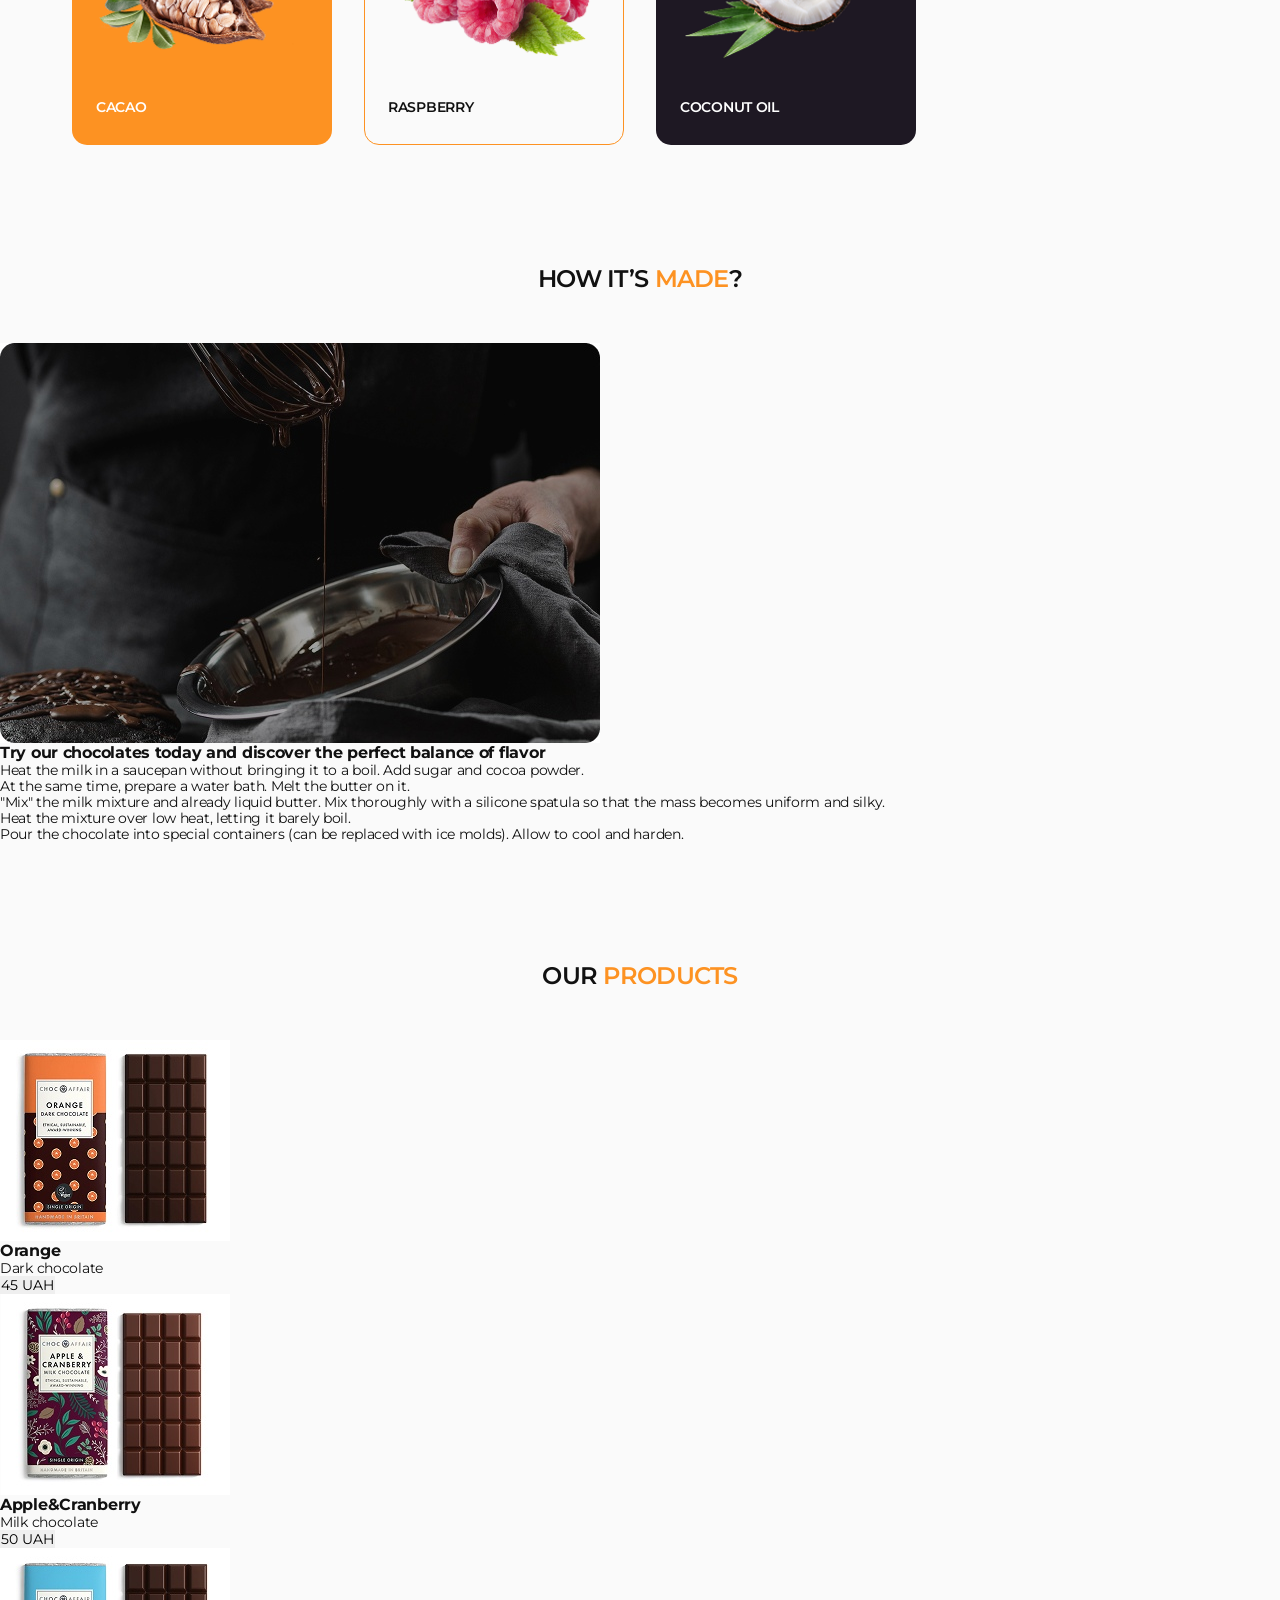
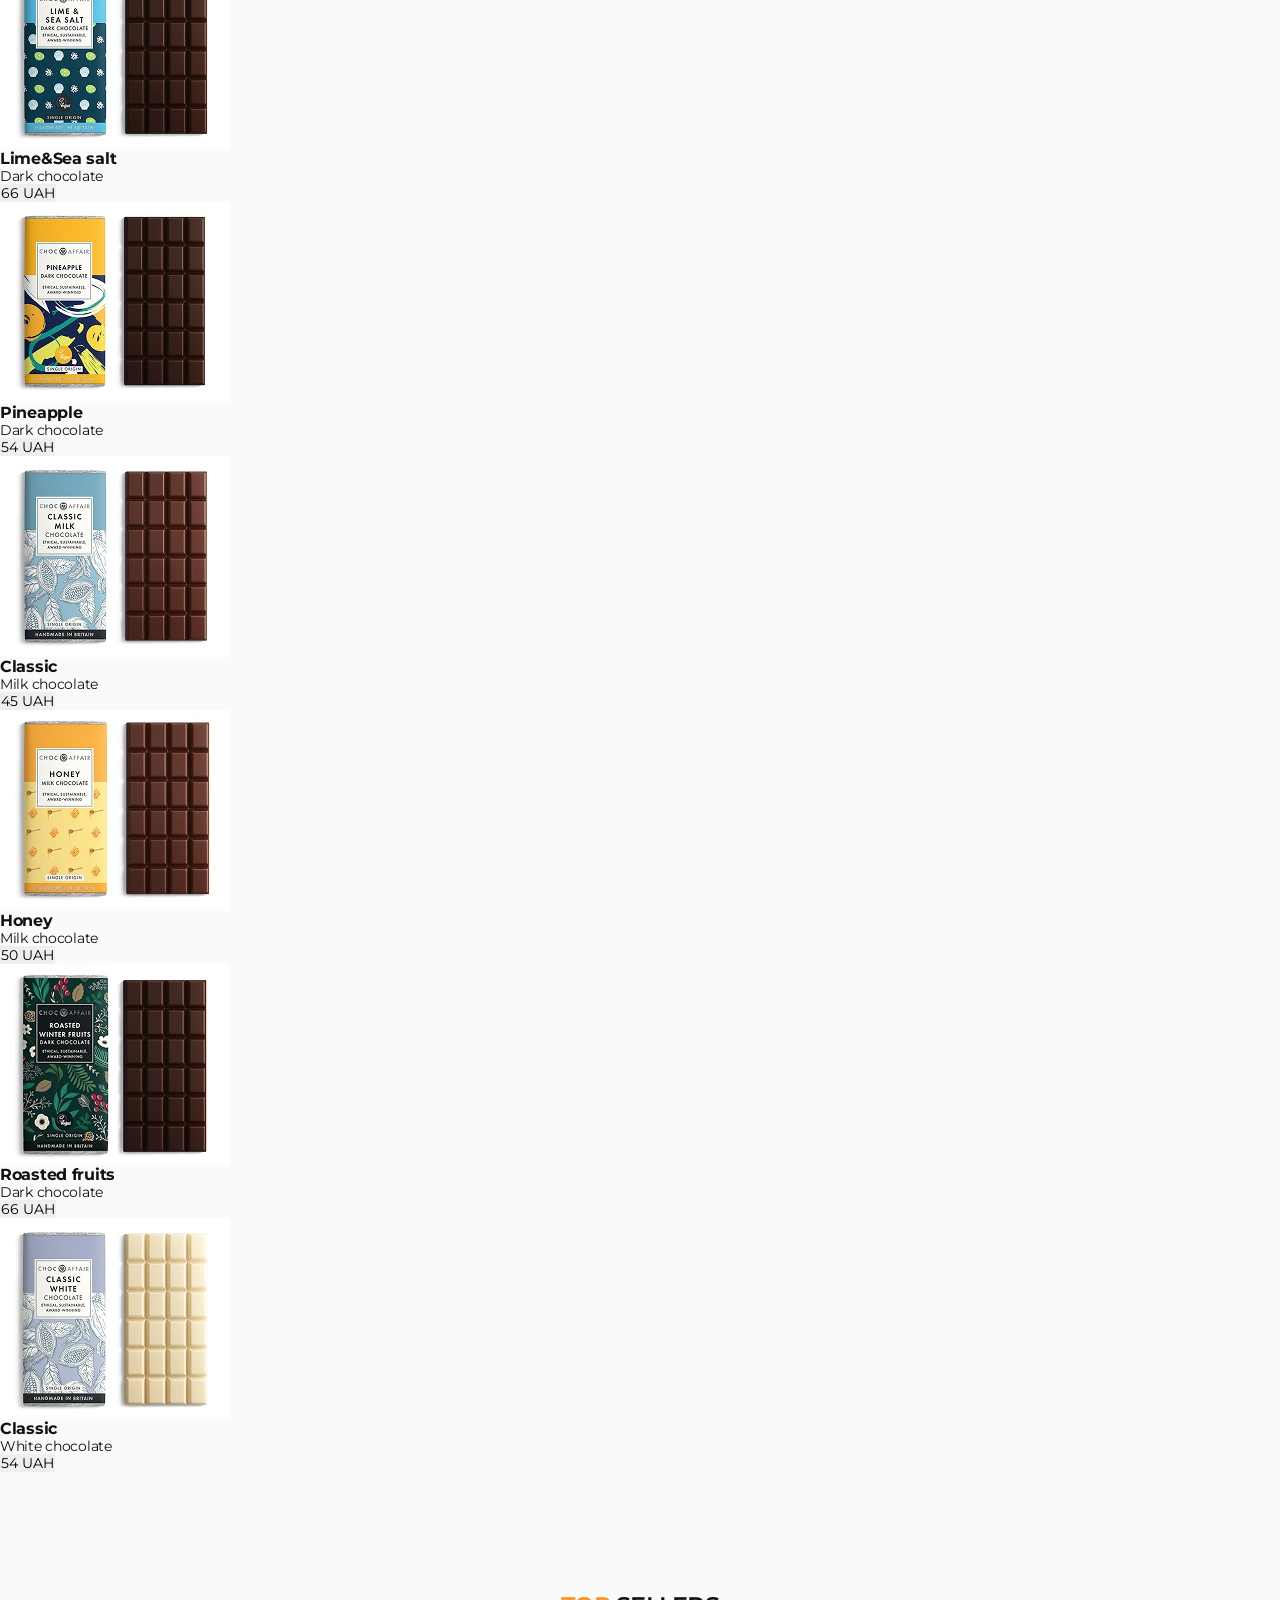
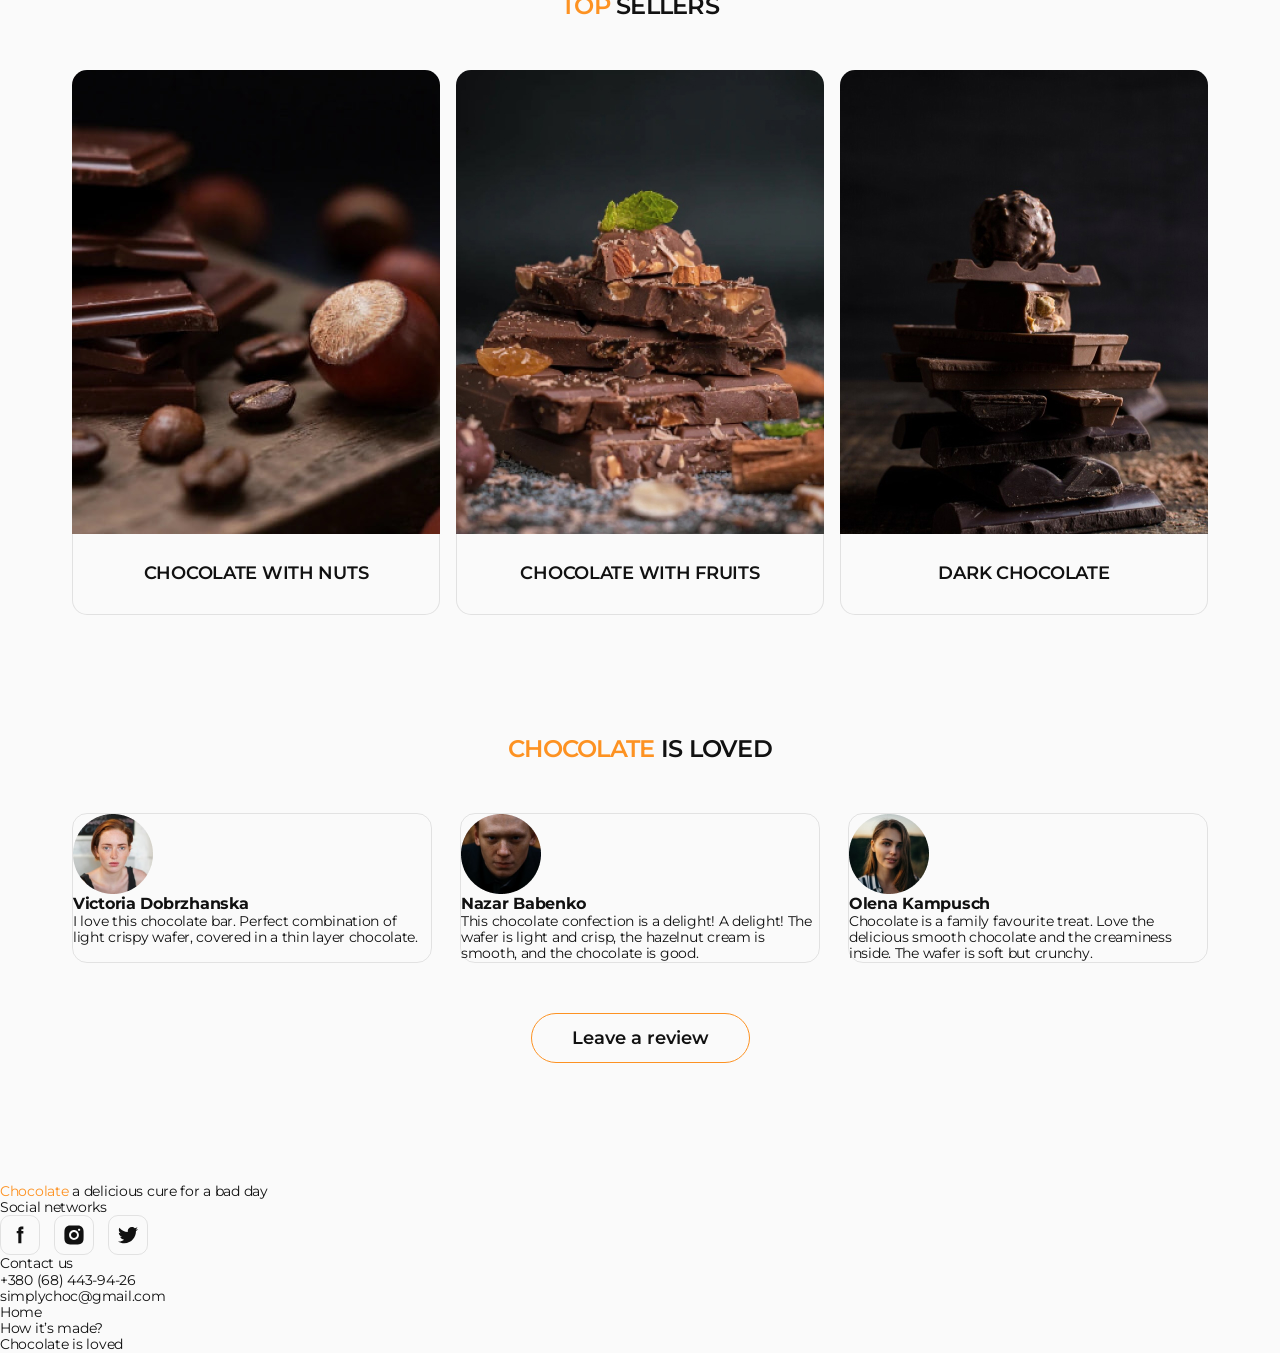
<file: html/module-03/lesson-02/index.html>
<!doctype html>
<html lang="en">
  <head>
    <meta charset="UTF-8" />
    <meta name="viewport" content="width=device-width, initial-scale=1.0" />
    <meta name="keywords" content="dark chocolate milk ..." />
    <meta
      name="description"
      content="Treat yourself or a loved one to our finest ingredients for a moment of pure delight!"
    />
    <title>Simply Chocolate</title>
    <link
      rel="shortcut icon"
      href="./images/favicon.svg"
      type="image/svg+xml"
    />
    <!-- Fonts -->
    <link rel="preconnect" href="https://fonts.googleapis.com" />
    <link rel="preconnect" href="https://fonts.gstatic.com" crossorigin />
    <link
      href="https://fonts.googleapis.com/css2?family=Montserrat:ital,wght@0,100..900;1,100..900&display=swap"
      rel="stylesheet"
    />
    <!-- External libs | Normalize CSS | -->
    <!-- <link rel="stylesheet" href="./css/normalise.css" /> -->
    <link
      rel="stylesheet"
      href="https://cdn.jsdelivr.net/npm/modern-normalize@3.0.1/modern-normalize.min.css"
    />
    <!-- Custom CSS -->
    <link rel="stylesheet" href="./css/styles.css" />
  </head>
  <body>
    <!-- Header section -->
    <header class="header" id="header">
      <div class="container">
        <nav class="nav">
          <a class="logo" href="./index.html">
            <i class="logo-accent">Simply</i> Chocolate
            <img
              class="logo-icon"
              src="./images/icons/chocolate.svg"
              alt="Company logo"
              width="24"
              height="24"
            />
          </a>
          <ul class="nav-menu">
            <li class="nav-menu-item">
              <a class="nav-menu-link" href="#home">Home</a>
            </li>
            <li class="nav-menu-item">
              <a class="nav-menu-link" href="#made">How it’s made?</a>
            </li>
            <li class="nav-menu-item">
              <a class="nav-menu-link" href="#reviews">Chocolate is loved</a>
            </li>
          </ul>
        </nav>
        <ul class="socials">
          <li class="socials-item">
            <a
              class="socials-link"
              href="https://facebook.com"
              target="_blank"
              rel="noopener noreferrer"
              aria-label="Link to Facebook"
            >
              <img
                class="socials-icon"
                src="./images/icons/icon-facebook.svg"
                alt="Icon Facebook"
                width="24"
                height="24"
              />
            </a>
          </li>
          <li class="socials-item">
            <a
              class="socials-link"
              href="https://instagram.com"
              target="_blank"
              rel="noopener noreferrer"
              aria-label="Link to Instagram"
            >
              <img
                class="socials-icon"
                src="./images/icons/icon-instagram.svg"
                alt="Icon Instagram"
                width="24"
                height="24"
              />
            </a>
          </li>
          <li class="socials-item">
            <a
              class="socials-link"
              href="https://twitter.com"
              target="_blank"
              rel="noopener noreferrer"
              aria-label="Link to Twitter"
            >
              <img
                class="socials-icon"
                src="./images/icons/icon-twitter.svg"
                alt="Icon Twitter"
                width="24"
                height="24"
              />
            </a>
          </li>
        </ul>
      </div>
    </header>

    <!-- Main section -->
    <main>
      <!-- Hero section -->
      <section class="hero" id="home">
        <div class="container">
          <div class="hero-wrapper">
            <h1 class="hero-title">
              Treat yourself or a loved one to our finest ingredients for a
              moment of pure delight!
            </h1>
            <div class="hero-bottom">
              <button class="btn btn-accent" type="button">Buy now</button>
              <button class="btn btn-primary" type="button">
                How it’s made
              </button>
              <a class="hero-link" href="#benefits">
                scroll down
                <span class="hero-link-circle">
                  <img
                    class="hero-link-icon"
                    src="./images/icons/arrow-down.svg"
                    alt="Arrow down"
                    width="22"
                    height="22"
                  />
                </span>
              </a>
            </div>
          </div>
        </div>
      </section>

      <!-- Benefits section -->
      <section class="benefits section" id="benefits">
        <div class="container">
          <h2 class="visually-hidden">Simply chocolate benefits</h2>
          <ul class="benefits-list">
            <li class="benefits-item">
              <h3 class="benefits-caption">Unsurpassed taste</h3>
              <p class="benefits-desc">
                Crafted with the finest quality cocoa beans and a dedication to
                perfection, each bite is a decadent experience that simply
                cannot be matched. Savor the richness and complexity of our
                Unsurpassed Taste and discover a new level of chocolate bliss.
              </p>
            </li>
            <li class="benefits-item">
              <h3 class="benefits-caption">Affordable price</h3>
              <p class="benefits-desc">
                Indulge in high-quality chocolate without breaking the bank with
                Simply Chocolate's selection of affordable treats. Enjoy
                mouth-watering truffles and velvety chocolate bars without
                sacrificing taste or quality. Browse our selection and indulge
                in affordable luxury today.
              </p>
            </li>
            <li class="benefits-item">
              <h3 class="benefits-caption">Own production</h3>
              <p class="benefits-desc">
                We take pride in our own production process, ensuring that every
                step is carefully crafted to perfection. From selecting the
                finest ingredients to handcrafting each piece, our attention to
                detail is evident in every bite.
              </p>
            </li>
          </ul>
        </div>
      </section>

      <!-- Ingredients section -->
      <section class="ingredients section">
        <div class="container">
          <h2 class="ingredients-title section-title">
            It all adds up to one exceptional
            <span class="accent-text">taste</span> sensation
          </h2>
          <ul class="ingredients-list">
            <li class="ingredients-item">
              <img
                class="ingredients-ill"
                src="./images/ingredients/img-1.png"
                alt="MILK CHOCOLATE"
                width="214"
                height="160"
              />
              <h3 class="ingredients-subtitle">MILK CHOCOLATE</h3>
            </li>
            <li class="ingredients-item">
              <img
                class="ingredients-ill"
                src="./images/ingredients/img-2.png"
                alt="MILK"
                width="214"
                height="160"
              />
              <h3 class="ingredients-subtitle">MILK</h3>
            </li>
            <li class="ingredients-item">
              <img
                class="ingredients-ill"
                src="./images/ingredients/img-3.png"
                alt="NUTS"
                width="214"
                height="160"
              />
              <h3 class="ingredients-subtitle">NUTS</h3>
            </li>
            <li class="ingredients-item">
              <img
                class="ingredients-ill"
                src="./images/ingredients/img-4.png"
                alt="SEMI - SWEET CHOCOLATE"
                width="214"
                height="160"
              />
              <h3 class="ingredients-subtitle">SEMI - SWEET CHOCOLATE</h3>
            </li>
            <li class="ingredients-item">
              <img
                class="ingredients-ill"
                src="./images/ingredients/img-5.png"
                alt="CACAO"
                width="214"
                height="160"
              />
              <h3 class="ingredients-subtitle">CACAO</h3>
            </li>
            <li class="ingredients-item">
              <img
                class="ingredients-ill"
                src="./images/ingredients/img-6.png"
                alt="RASPBERRY"
                width="214"
                height="160"
              />
              <h3 class="ingredients-subtitle">RASPBERRY</h3>
            </li>
            <li class="ingredients-item">
              <img
                class="ingredients-ill"
                src="./images/ingredients/img-7.png"
                alt="COCONUT OIL"
                width="214"
                height="160"
              />
              <h3 class="ingredients-subtitle">COCONUT OIL</h3>
            </li>
          </ul>
        </div>
      </section>

      <!-- Made section -->
      <section class="made section" id="made">
        <h2 class="made-title section-title">
          How it’s <span class="accent-text">made</span>?
        </h2>
        <img
          class="made-img"
          src="./images/made/image.jpg"
          alt="Chocolate cooking"
          width="600"
          height="400"
        />

        <h3 class="made-caption">
          Try our chocolates today and discover the perfect balance of flavor
        </h3>

        <ol class="made-recipe">
          <li class="made-recipe-item">
            Heat the milk in a saucepan without bringing it to a boil. Add sugar
            and cocoa powder.
          </li>
          <li class="made-recipe-item">
            At the same time, prepare a water bath. Melt the butter on it.
          </li>
          <li class="made-recipe-item">
            "Mix" the milk mixture and already liquid butter. Mix thoroughly
            with a silicone spatula so that the mass becomes uniform and silky.
          </li>
          <li class="made-recipe-item">
            Heat the mixture over low heat, letting it barely boil.
          </li>
          <li class="made-recipe-item">
            Pour the chocolate into special containers (can be replaced with ice
            molds). Allow to cool and harden.
          </li>
        </ol>
      </section>

      <!-- Products section -->
      <section class="products section">
        <h2 class="section-title">
          Our <span class="accent-text">products</span>
        </h2>
        <ul>
          <li>
            <img
              src="./images/products/img-1.jpg"
              alt=""
              width="230"
              height="201"
            />
            <h3>Orange</h3>
            <p>Dark chocolate</p>
            <button class="products-btn" type="button">45 UAH</button>
          </li>
          <li>
            <img
              src="./images/products/img-2.jpg"
              alt=""
              width="230"
              height="201"
            />
            <h3>Apple&Cranberry</h3>
            <p>Milk chocolate</p>
            <button type="button">50 UAH</button>
          </li>
          <li>
            <img
              src="./images/products/img-3.jpg"
              alt=""
              width="230"
              height="201"
            />
            <h3>Lime&Sea salt</h3>
            <p>Dark chocolate</p>
            <button type="button">66 UAH</button>
          </li>
          <li>
            <img
              src="./images/products/img-4.jpg"
              alt=""
              width="230"
              height="201"
            />
            <h3>Pineapple</h3>
            <p>Dark chocolate</p>
            <button type="button">54 UAH</button>
          </li>
          <li>
            <img
              src="./images/products/img-5.jpg"
              alt=""
              width="230"
              height="201"
            />
            <h3>Classic</h3>
            <p>Milk chocolate</p>
            <button type="button">45 UAH</button>
          </li>
          <li>
            <img
              src="./images/products/img-6.jpg"
              alt=""
              width="230"
              height="201"
            />
            <h3>Honey</h3>
            <p>Milk chocolate</p>
            <button type="button">50 UAH</button>
          </li>
          <li>
            <img
              src="./images/products/img-7.jpg"
              alt=""
              width="230"
              height="201"
            />
            <h3>Roasted fruits</h3>
            <p>Dark chocolate</p>
            <button type="button">66 UAH</button>
          </li>
          <li>
            <img
              src="./images/products/img-8.jpg"
              alt=""
              width="230"
              height="201"
            />
            <h3>Classic</h3>
            <p>White chocolate</p>
            <button type="button">54 UAH</button>
          </li>
        </ul>
      </section>

      <!-- Bestsellers section -->
      <section class="bestsellers section">
        <div class="container">
          <h2 class="section-title">
            <span class="accent-text">Top</span> sellers
          </h2>
          <ul class="bestsellers-list">
            <li class="bestsellers-item">
              <img
                class="bestsellers-ill"
                src="./images/bestsellers/img-1.jpg"
                alt=""
                width="368"
                height="464"
              />
              <div class="bestsellers-wrapper">
                <h3 class="bestsellers-caption">CHOCOLATE WITH NUTS</h3>
              </div>
            </li>
            <li class="bestsellers-item">
              <img
                class="bestsellers-ill"
                src="./images/bestsellers/img-2.jpg"
                alt=""
                width="368"
                height="464"
              />
              <div class="bestsellers-wrapper">
                <h3 class="bestsellers-caption">CHOCOLATE WITH FruIts</h3>
              </div>
            </li>
            <li class="bestsellers-item">
              <img
                class="bestsellers-ill"
                src="./images/bestsellers/img-3.jpg"
                alt=""
                width="368"
                height="464"
              />
              <div class="bestsellers-wrapper">
                <h3 class="bestsellers-caption">DARK CHOCOLATE</h3>
              </div>
            </li>
          </ul>
        </div>
      </section>

      <!-- Reviews section -->
      <section class="reviews section" id="reviews">
        <div class="container">
          <h2 class="section-title">
            <span class="accent-text">Chocolate</span> is loved
          </h2>
          <ul class="reviews-list">
            <li class="reviews-item">
              <img
                class="reviews-avatar"
                src="./images/reviews/img-1.png"
                alt="Victoria Dobrzhanska"
                width="80"
                height="80"
              />
              <h3 class="reviews-author">Victoria Dobrzhanska</h3>
              <p class="reviews-text">
                I love this chocolate bar. Perfect combination of light crispy
                wafer, covered in a thin layer chocolate.
              </p>
            </li>
            <li class="reviews-item">
              <img
                class="reviews-avatar"
                src="./images/reviews/img-2.png"
                alt="Nazar Babenko"
                width="80"
                height="80"
              />
              <h3 class="reviews-author">Nazar Babenko</h3>
              <p class="reviews-text">
                This chocolate confection is a delight! A delight! The wafer is
                light and crisp, the hazelnut cream is smooth, and the chocolate
                is good.
              </p>
            </li>
            <li class="reviews-item">
              <img
                class="reviews-avatar"
                src="./images/reviews/img-3.png"
                alt="Olena Kampusch"
                width="80"
                height="80"
              />
              <h3 class="reviews-author">Olena Kampusch</h3>
              <p class="reviews-text">
                Chocolate is a family favourite treat. Love the delicious smooth
                chocolate and the creaminess inside. The wafer is soft but
                crunchy.
              </p>
            </li>
          </ul>
          <button class="btn btn-secondary" type="button">
            Leave a review
          </button>
        </div>
      </section>
    </main>

    <!-- Footer section -->
    <footer class="footer">
      <p class="footer-slogan">
        <span class="accent-text">Chocolate</span> a delicious cure for a bad
        day
      </p>

      <p class="footer-caption">Social networks</p>
      <ul class="socials">
        <li class="socials-item">
          <a
            class="socials-link"
            href="https://facebook.com"
            target="_blank"
            rel="noopener noreferrer"
            aria-label="Link to Facebook"
          >
            <img
              class="socials-icon"
              src="./images/icons/icon-facebook.svg"
              alt="Icon Facebook"
              width="24"
              height="24"
            />
          </a>
        </li>
        <li class="socials-item">
          <a
            class="socials-link"
            href="https://instagram.com"
            target="_blank"
            rel="noopener noreferrer"
            aria-label="Link to Instagram"
          >
            <img
              class="socials-icon"
              src="./images/icons/icon-instagram.svg"
              alt="Icon Instagram"
              width="24"
              height="24"
            />
          </a>
        </li>
        <li class="socials-item">
          <a
            class="socials-link"
            href="https://twitter.com"
            target="_blank"
            rel="noopener noreferrer"
            aria-label="Link to Twitter"
          >
            <img
              class="socials-icon"
              src="./images/icons/icon-twitter.svg"
              alt="Icon Twitter"
              width="24"
              height="24"
            />
          </a>
        </li>
      </ul>

      <address class="footer-address">
        <p class="footer-caption">Contact us</p>
        <ul class="footer-contatcs">
          <li class="footer-contatcs-item">
            <a class="footer-contatcs-link" href="tel:+380684439426"
              >+380 (68) 443-94-26</a
            >
          </li>
          <li class="footer-contatcs-item">
            <a class="footer-contatcs-link" href="mailto:simplychoc@gmail.com">
              simplychoc@gmail.com
            </a>
          </li>
        </ul>
      </address>

      <ul class="menu">
        <li class="menu-item">
          <a class="menu-link" href="#home">Home</a>
        </li>
        <li class="menu-item">
          <a class="menu-link" href="#made">How it’s made?</a>
        </li>
        <li class="menu-item">
          <a class="menu-link" href="#reviews">Chocolate is loved</a>
        </li>
      </ul>
    </footer>
  </body>
</html>
</file>
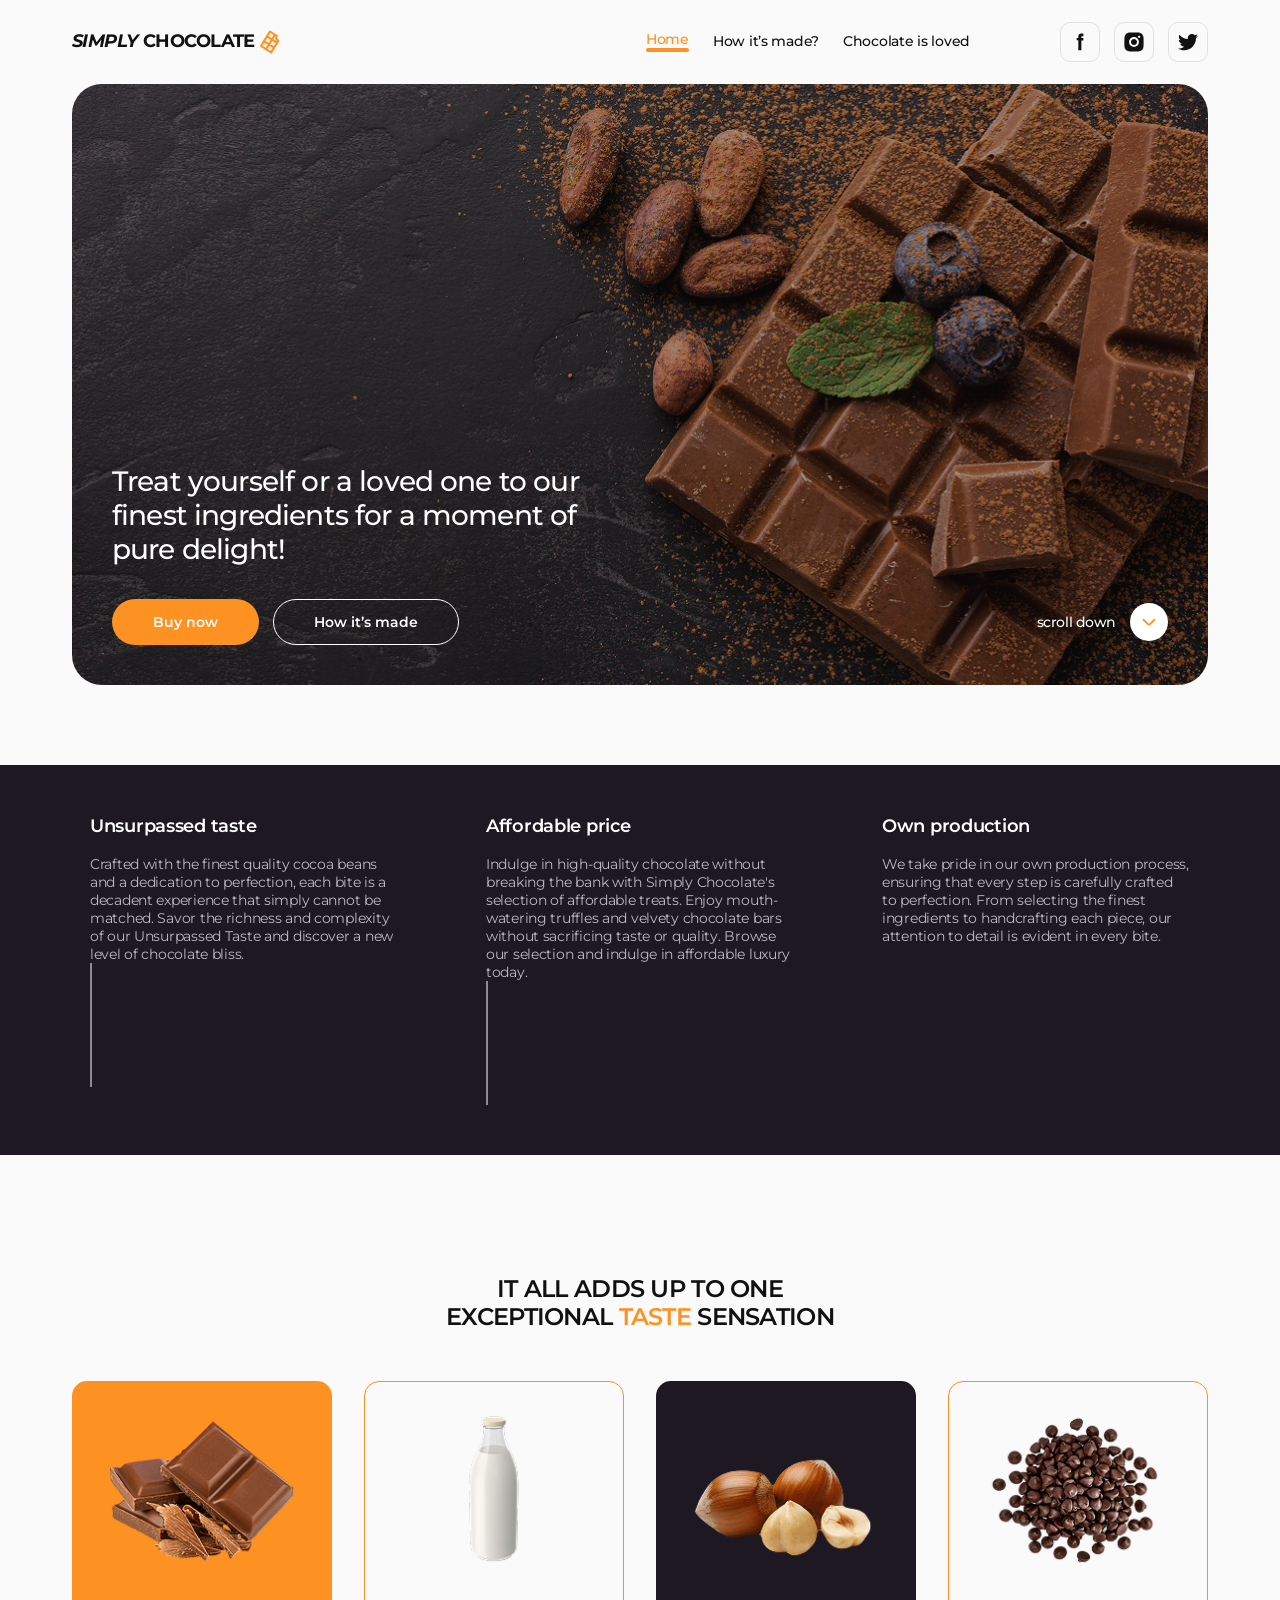
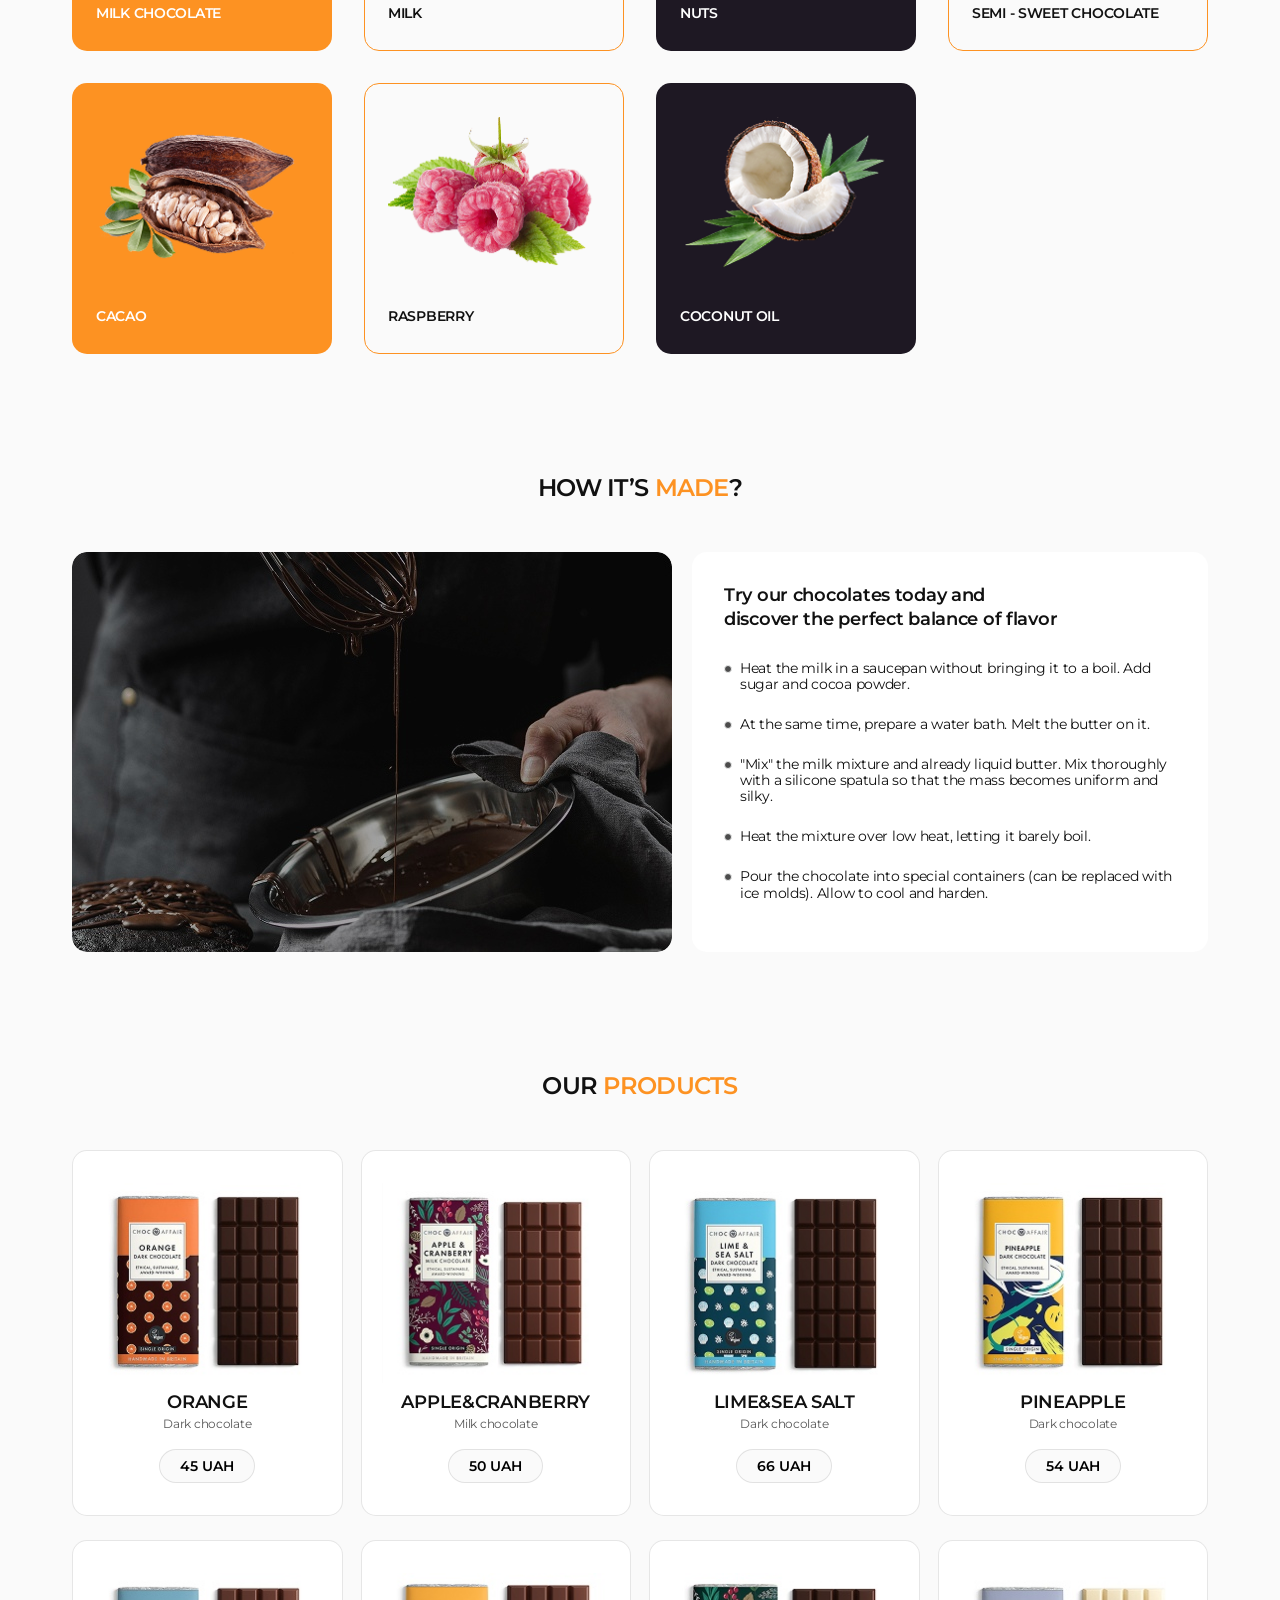
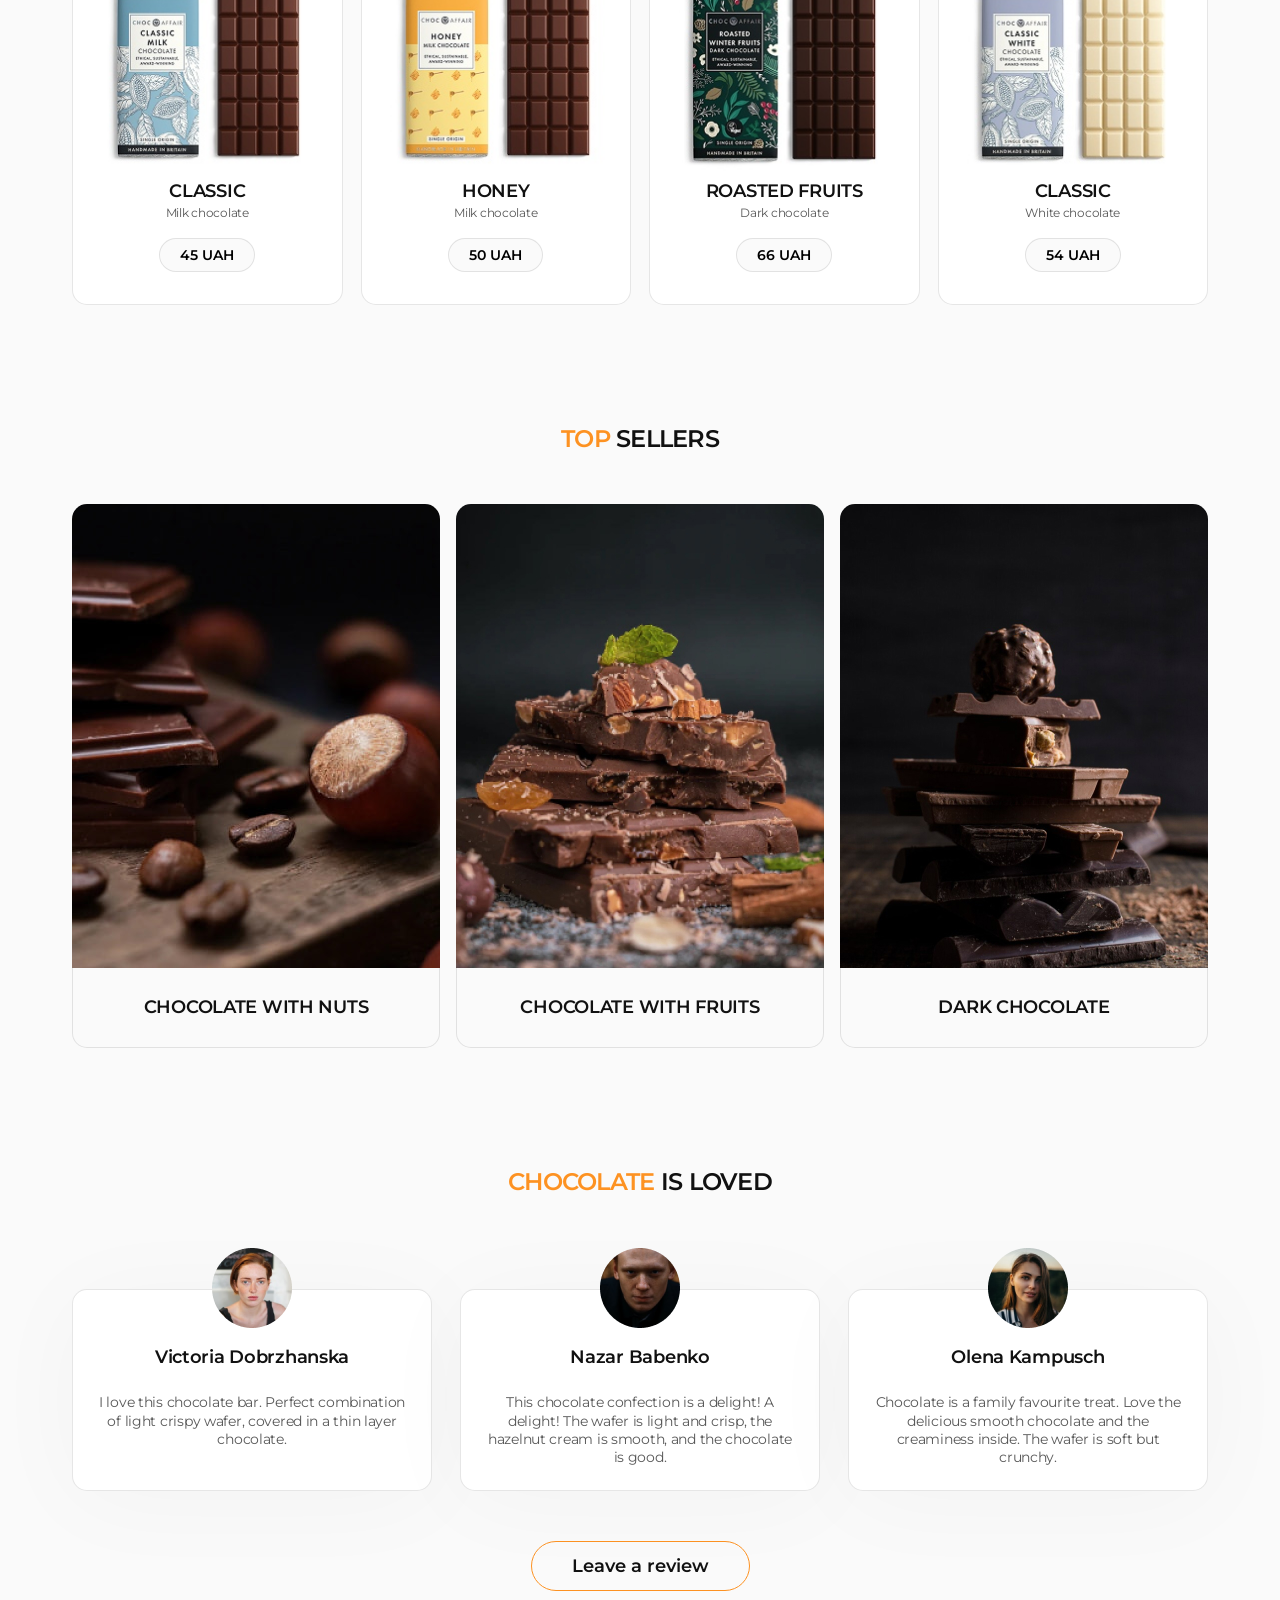
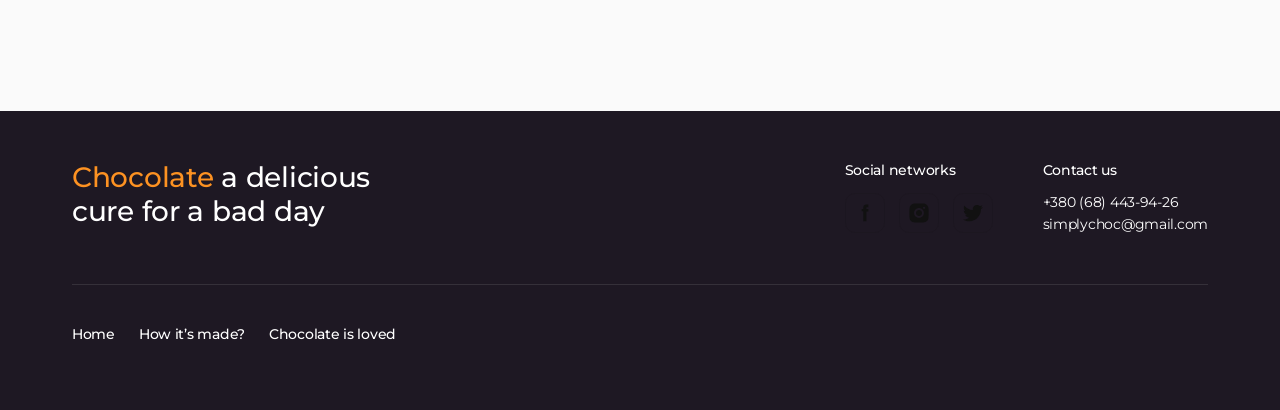
<file: html/module-04/lesson-01/index.html>
<!doctype html>
<html lang="en">
  <head>
    <meta charset="UTF-8" />
    <meta name="viewport" content="width=device-width, initial-scale=1.0" />
    <meta name="keywords" content="dark chocolate milk ..." />
    <meta
      name="description"
      content="Treat yourself or a loved one to our finest ingredients for a moment of pure delight!"
    />
    <title>Simply Chocolate</title>
    <link
      rel="shortcut icon"
      href="./images/favicon.svg"
      type="image/svg+xml"
    />
    <!-- Fonts -->
    <link rel="preconnect" href="https://fonts.googleapis.com" />
    <link rel="preconnect" href="https://fonts.gstatic.com" crossorigin />
    <link
      href="https://fonts.googleapis.com/css2?family=Montserrat:ital,wght@0,100..900;1,100..900&display=swap"
      rel="stylesheet"
    />
    <!-- External libs | Normalize CSS | -->
    <!-- <link rel="stylesheet" href="./css/normalise.css" /> -->
    <link
      rel="stylesheet"
      href="https://cdn.jsdelivr.net/npm/modern-normalize@3.0.1/modern-normalize.min.css"
    />
    <!-- Custom CSS -->
    <link rel="stylesheet" href="./css/styles.css" />
  </head>
  <body>
    <!-- Header section -->
    <header class="header" id="header">
      <div class="container">
        <nav class="nav">
          <a class="logo" href="./index.html">
            <i class="logo-accent">Simply</i> Chocolate
            <img
              class="logo-icon"
              src="./images/icons/chocolate.svg"
              alt="Company logo"
              width="24"
              height="24"
            />
          </a>
          <ul class="nav-menu">
            <li class="nav-menu-item">
              <a class="nav-menu-link active" href="#home">Home</a>
            </li>
            <li class="nav-menu-item">
              <a class="nav-menu-link" href="#made">How it’s made?</a>
            </li>
            <li class="nav-menu-item">
              <a class="nav-menu-link" href="#reviews">Chocolate is loved</a>
            </li>
          </ul>
        </nav>
        <ul class="socials">
          <li class="socials-item">
            <a
              class="socials-link"
              href="https://facebook.com"
              target="_blank"
              rel="noopener noreferrer"
              aria-label="Link to Facebook"
            >
              <img
                class="socials-icon"
                src="./images/icons/icon-facebook.svg"
                alt="Icon Facebook"
                width="24"
                height="24"
              />
            </a>
          </li>
          <li class="socials-item">
            <a
              class="socials-link"
              href="https://instagram.com"
              target="_blank"
              rel="noopener noreferrer"
              aria-label="Link to Instagram"
            >
              <img
                class="socials-icon"
                src="./images/icons/icon-instagram.svg"
                alt="Icon Instagram"
                width="24"
                height="24"
              />
            </a>
          </li>
          <li class="socials-item">
            <a
              class="socials-link"
              href="https://twitter.com"
              target="_blank"
              rel="noopener noreferrer"
              aria-label="Link to Twitter"
            >
              <img
                class="socials-icon"
                src="./images/icons/icon-twitter.svg"
                alt="Icon Twitter"
                width="24"
                height="24"
              />
            </a>
          </li>
        </ul>
      </div>
    </header>

    <!-- Main section -->
    <main>
      <!-- Hero section -->
      <section class="hero" id="home">
        <div class="container">
          <div class="hero-wrapper">
            <h1 class="hero-title">
              Treat yourself or a loved one to our finest ingredients for a
              moment of pure delight!
            </h1>
            <div class="hero-bottom">
              <button class="btn btn-accent" type="button">Buy now</button>
              <button class="btn btn-primary" type="button">
                How it’s made
              </button>
              <a class="hero-link" href="#benefits">
                scroll down
                <span class="hero-link-circle">
                  <img
                    class="hero-link-icon"
                    src="./images/icons/arrow-down.svg"
                    alt="Arrow down"
                    width="22"
                    height="22"
                  />
                </span>
              </a>
            </div>
          </div>
        </div>
      </section>

      <!-- Benefits section -->
      <section class="benefits section" id="benefits">
        <div class="container">
          <h2 class="visually-hidden">Simply chocolate benefits</h2>
          <ul class="benefits-list">
            <li class="benefits-item">
              <h3 class="benefits-caption">Unsurpassed taste</h3>
              <p class="benefits-desc">
                Crafted with the finest quality cocoa beans and a dedication to
                perfection, each bite is a decadent experience that simply
                cannot be matched. Savor the richness and complexity of our
                Unsurpassed Taste and discover a new level of chocolate bliss.
              </p>
            </li>
            <li class="benefits-item">
              <h3 class="benefits-caption">Affordable price</h3>
              <p class="benefits-desc">
                Indulge in high-quality chocolate without breaking the bank with
                Simply Chocolate's selection of affordable treats. Enjoy
                mouth-watering truffles and velvety chocolate bars without
                sacrificing taste or quality. Browse our selection and indulge
                in affordable luxury today.
              </p>
            </li>
            <li class="benefits-item">
              <h3 class="benefits-caption">Own production</h3>
              <p class="benefits-desc">
                We take pride in our own production process, ensuring that every
                step is carefully crafted to perfection. From selecting the
                finest ingredients to handcrafting each piece, our attention to
                detail is evident in every bite.
              </p>
            </li>
          </ul>
        </div>
      </section>

      <!-- Ingredients section -->
      <section class="ingredients section">
        <div class="container">
          <h2 class="ingredients-title section-title">
            It all adds up to one exceptional
            <span class="accent-text">taste</span> sensation
          </h2>
          <ul class="ingredients-list">
            <li class="ingredients-item">
              <img
                class="ingredients-ill"
                src="./images/ingredients/img-1.png"
                alt="MILK CHOCOLATE"
                width="214"
                height="160"
              />
              <h3 class="ingredients-subtitle">MILK CHOCOLATE</h3>
            </li>
            <li class="ingredients-item">
              <img
                class="ingredients-ill"
                src="./images/ingredients/img-2.png"
                alt="MILK"
                width="214"
                height="160"
              />
              <h3 class="ingredients-subtitle">MILK</h3>
            </li>
            <li class="ingredients-item">
              <img
                class="ingredients-ill"
                src="./images/ingredients/img-3.png"
                alt="NUTS"
                width="214"
                height="160"
              />
              <h3 class="ingredients-subtitle">NUTS</h3>
            </li>
            <li class="ingredients-item">
              <img
                class="ingredients-ill"
                src="./images/ingredients/img-4.png"
                alt="SEMI - SWEET CHOCOLATE"
                width="214"
                height="160"
              />
              <h3 class="ingredients-subtitle">SEMI - SWEET CHOCOLATE</h3>
            </li>
            <li class="ingredients-item">
              <img
                class="ingredients-ill"
                src="./images/ingredients/img-5.png"
                alt="CACAO"
                width="214"
                height="160"
              />
              <h3 class="ingredients-subtitle">CACAO</h3>
            </li>
            <li class="ingredients-item">
              <img
                class="ingredients-ill"
                src="./images/ingredients/img-6.png"
                alt="RASPBERRY"
                width="214"
                height="160"
              />
              <h3 class="ingredients-subtitle">RASPBERRY</h3>
            </li>
            <li class="ingredients-item">
              <img
                class="ingredients-ill"
                src="./images/ingredients/img-7.png"
                alt="COCONUT OIL"
                width="214"
                height="160"
              />
              <h3 class="ingredients-subtitle">COCONUT OIL</h3>
            </li>
          </ul>
        </div>
      </section>

      <!-- Made section -->
      <section class="made section" id="made">
        <div class="container">
          <h2 class="made-title section-title">
            How it’s <span class="accent-text">made</span>?
          </h2>
          <div class="made-wrapper">
            <div class="made-left-side">
              <img
                class="made-img"
                src="./images/made/image.jpg"
                alt="Chocolate cooking"
                width="600"
                height="400"
              />
            </div>
            <div class="made-right-side">
              <h3 class="made-caption">
                Try our chocolates today and discover&nbsp;the perfect balance
                of flavor
              </h3>
              <ol class="made-recipe">
                <li class="made-recipe-item">
                  Heat the milk in a saucepan without bringing it to a boil. Add
                  sugar and cocoa powder.
                </li>
                <li class="made-recipe-item">
                  At the same time, prepare a water bath. Melt the butter on it.
                </li>
                <li class="made-recipe-item">
                  "Mix" the milk mixture and already liquid butter. Mix
                  thoroughly with a silicone spatula so that the mass becomes
                  uniform and silky.
                </li>
                <li class="made-recipe-item">
                  Heat the mixture over low heat, letting it barely boil.
                </li>
                <li class="made-recipe-item">
                  Pour the chocolate into special containers (can be replaced
                  with ice molds). Allow to cool and harden.
                </li>
              </ol>
            </div>
          </div>
        </div>
      </section>

      <!-- Products section -->
      <section class="products section">
        <div class="container">
          <h2 class="section-title">
            Our <span class="accent-text">products</span>
          </h2>
          <ul class="products-list">
            <li class="products-item">
              <img
                class="products-ill"
                src="./images/products/img-1.jpg"
                alt="Orange Dark chocolate"
                width="230"
                height="201"
              />
              <h3 class="products-caption">Orange</h3>
              <p class="products-type">Dark chocolate</p>
              <button class="products-btn" type="button">45 UAH</button>
            </li>
            <li class="products-item">
              <img
                class="products-ill"
                src="./images/products/img-2.jpg"
                alt="Apple&Cranberry Milk chocolate"
                width="230"
                height="201"
              />
              <h3 class="products-caption">Apple&Cranberry</h3>
              <p class="products-type">Milk chocolate</p>
              <button class="products-btn" type="button">50 UAH</button>
            </li>
            <li class="products-item">
              <img
                class="products-ill"
                src="./images/products/img-3.jpg"
                alt="Lime&Sea salt Dark chocolate"
                width="230"
                height="201"
              />
              <h3 class="products-caption">Lime&Sea salt</h3>
              <p class="products-type">Dark chocolate</p>
              <button class="products-btn" type="button">66 UAH</button>
            </li>
            <li class="products-item">
              <img
                class="products-ill"
                src="./images/products/img-4.jpg"
                alt="Pineapple Dark chocolate"
                width="230"
                height="201"
              />
              <h3 class="products-caption">Pineapple</h3>
              <p class="products-type">Dark chocolate</p>
              <button class="products-btn" type="button">54 UAH</button>
            </li>
            <li class="products-item">
              <img
                class="products-ill"
                src="./images/products/img-5.jpg"
                alt="Classic Milk chocolate"
                width="230"
                height="201"
              />
              <h3 class="products-caption">Classic</h3>
              <p class="products-type">Milk chocolate</p>
              <button class="products-btn" type="button">45 UAH</button>
            </li>
            <li class="products-item">
              <img
                class="products-ill"
                src="./images/products/img-6.jpg"
                alt="Honey Milk chocolate"
                width="230"
                height="201"
              />
              <h3 class="products-caption">Honey</h3>
              <p class="products-type">Milk chocolate</p>
              <button class="products-btn" type="button">50 UAH</button>
            </li>
            <li class="products-item">
              <img
                class="products-ill"
                src="./images/products/img-7.jpg"
                alt="Roasted fruits Dark chocolate"
                width="230"
                height="201"
              />
              <h3 class="products-caption">Roasted fruits</h3>
              <p class="products-type">Dark chocolate</p>
              <button class="products-btn" type="button">66 UAH</button>
            </li>
            <li class="products-item">
              <img
                class="products-ill"
                src="./images/products/img-8.jpg"
                alt="Classic White chocolate"
                width="230"
                height="201"
              />
              <h3 class="products-caption">Classic</h3>
              <p class="products-type">White chocolate</p>
              <button class="products-btn" type="button">54 UAH</button>
            </li>
          </ul>
        </div>
      </section>

      <!-- Bestsellers section -->
      <section class="bestsellers section">
        <div class="container">
          <h2 class="section-title">
            <span class="accent-text">Top</span> sellers
          </h2>
          <ul class="bestsellers-list">
            <li class="bestsellers-item">
              <img
                class="bestsellers-ill"
                src="./images/bestsellers/img-1.jpg"
                alt=""
                width="368"
                height="464"
              />
              <div class="bestsellers-wrapper">
                <h3 class="bestsellers-caption">CHOCOLATE WITH NUTS</h3>
              </div>
            </li>
            <li class="bestsellers-item">
              <img
                class="bestsellers-ill"
                src="./images/bestsellers/img-2.jpg"
                alt=""
                width="368"
                height="464"
              />
              <div class="bestsellers-wrapper">
                <h3 class="bestsellers-caption">CHOCOLATE WITH FruIts</h3>
              </div>
            </li>
            <li class="bestsellers-item">
              <img
                class="bestsellers-ill"
                src="./images/bestsellers/img-3.jpg"
                alt=""
                width="368"
                height="464"
              />
              <div class="bestsellers-wrapper">
                <h3 class="bestsellers-caption">DARK CHOCOLATE</h3>
              </div>
            </li>
          </ul>
        </div>
      </section>

      <!-- Reviews section -->
      <section class="reviews section" id="reviews">
        <div class="container">
          <h2 class="review-title section-title">
            <span class="accent-text">Chocolate</span> is loved
          </h2>
          <ul class="reviews-list">
            <li class="reviews-item">
              <img
                class="reviews-avatar"
                src="./images/reviews/img-1.png"
                alt="Victoria Dobrzhanska"
                width="80"
                height="80"
              />
              <h3 class="reviews-author">Victoria Dobrzhanska</h3>
              <p class="reviews-text">
                I love this chocolate bar. Perfect combination of light crispy
                wafer, covered in a thin layer chocolate.
              </p>
            </li>
            <li class="reviews-item">
              <img
                class="reviews-avatar"
                src="./images/reviews/img-2.png"
                alt="Nazar Babenko"
                width="80"
                height="80"
              />
              <h3 class="reviews-author">Nazar Babenko</h3>
              <p class="reviews-text">
                This chocolate confection is a delight! A delight! The wafer is
                light and crisp, the hazelnut cream is smooth, and the chocolate
                is good.
              </p>
            </li>
            <li class="reviews-item">
              <img
                class="reviews-avatar"
                src="./images/reviews/img-3.png"
                alt="Olena Kampusch"
                width="80"
                height="80"
              />
              <h3 class="reviews-author">Olena Kampusch</h3>
              <p class="reviews-text">
                Chocolate is a family favourite treat. Love the delicious smooth
                chocolate and the creaminess inside. The wafer is soft but
                crunchy.
              </p>
            </li>
          </ul>
          <button class="btn btn-secondary" type="button">
            Leave a review
          </button>
        </div>
      </section>
    </main>

    <!-- Footer section -->
    <footer class="footer">
      <div class="container">
        <div class="footer-top">
          <p class="footer-slogan">
            <span class="accent-text">Chocolate</span> a delicious cure for a
            bad day
          </p>
          <div class="footer-wrapper">
            <p class="footer-caption">Social networks</p>
            <ul class="socials">
              <li class="socials-item">
                <a
                  class="socials-link"
                  href="https://facebook.com"
                  target="_blank"
                  rel="noopener noreferrer"
                  aria-label="Link to Facebook"
                >
                  <img
                    class="socials-icon"
                    src="./images/icons/icon-facebook.svg"
                    alt="Icon Facebook"
                    width="24"
                    height="24"
                  />
                </a>
              </li>
              <li class="socials-item">
                <a
                  class="socials-link"
                  href="https://instagram.com"
                  target="_blank"
                  rel="noopener noreferrer"
                  aria-label="Link to Instagram"
                >
                  <img
                    class="socials-icon"
                    src="./images/icons/icon-instagram.svg"
                    alt="Icon Instagram"
                    width="24"
                    height="24"
                  />
                </a>
              </li>
              <li class="socials-item">
                <a
                  class="socials-link"
                  href="https://twitter.com"
                  target="_blank"
                  rel="noopener noreferrer"
                  aria-label="Link to Twitter"
                >
                  <img
                    class="socials-icon"
                    src="./images/icons/icon-twitter.svg"
                    alt="Icon Twitter"
                    width="24"
                    height="24"
                  />
                </a>
              </li>
            </ul>
          </div>

          <address class="footer-address">
            <p class="footer-caption">Contact us</p>
            <ul class="footer-contatcs">
              <li class="footer-contatcs-item">
                <a class="footer-contatcs-link" href="tel:+380684439426">
                  +380 (68) 443-94-26
                </a>
              </li>
              <li class="footer-contatcs-item">
                <a
                  class="footer-contatcs-link"
                  href="mailto:simplychoc@gmail.com"
                >
                  simplychoc@gmail.com
                </a>
              </li>
            </ul>
          </address>
        </div>

        <div class="footer-bottom">
          <ul class="menu">
            <li class="menu-item">
              <a class="menu-link" href="#home">Home</a>
            </li>
            <li class="menu-item">
              <a class="menu-link" href="#made">How it’s made?</a>
            </li>
            <li class="menu-item">
              <a class="menu-link" href="#reviews">Chocolate is loved</a>
            </li>
          </ul>
        </div>
      </div>
    </footer>
  </body>
</html>
</file>
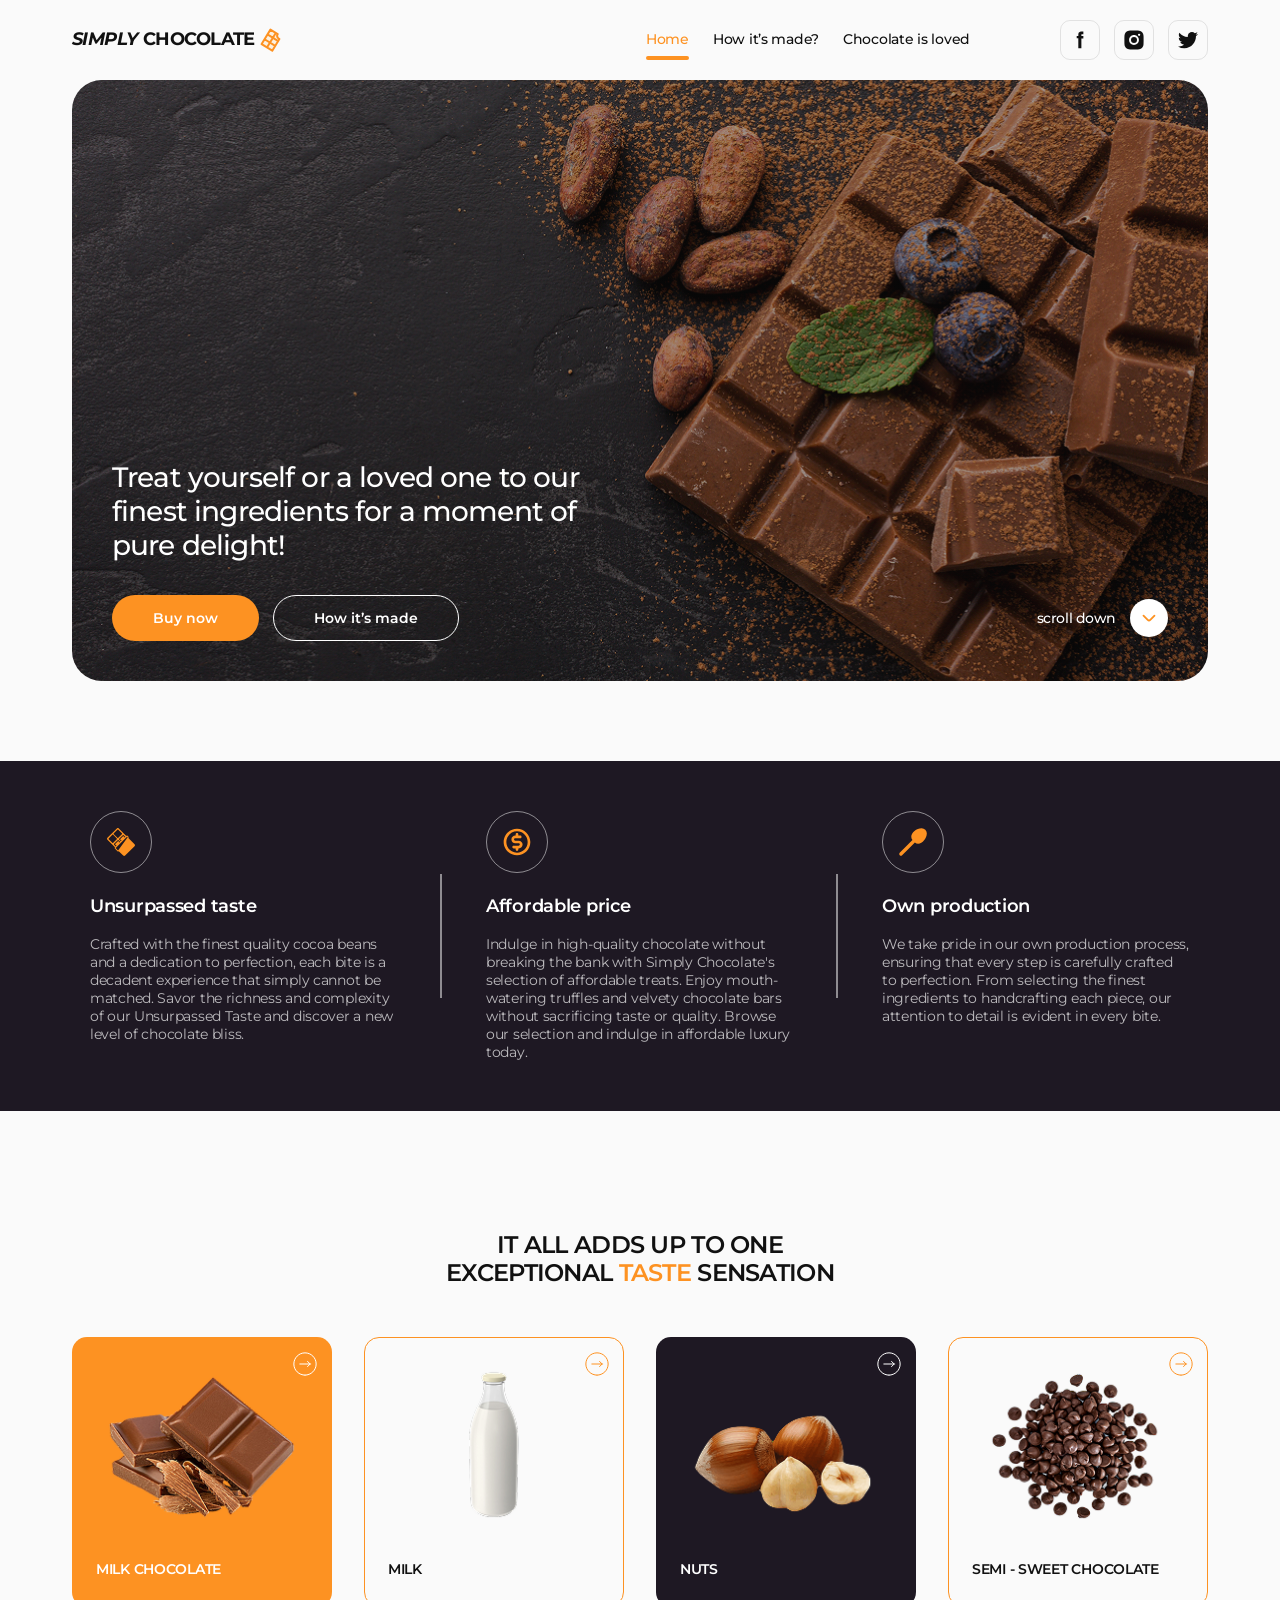
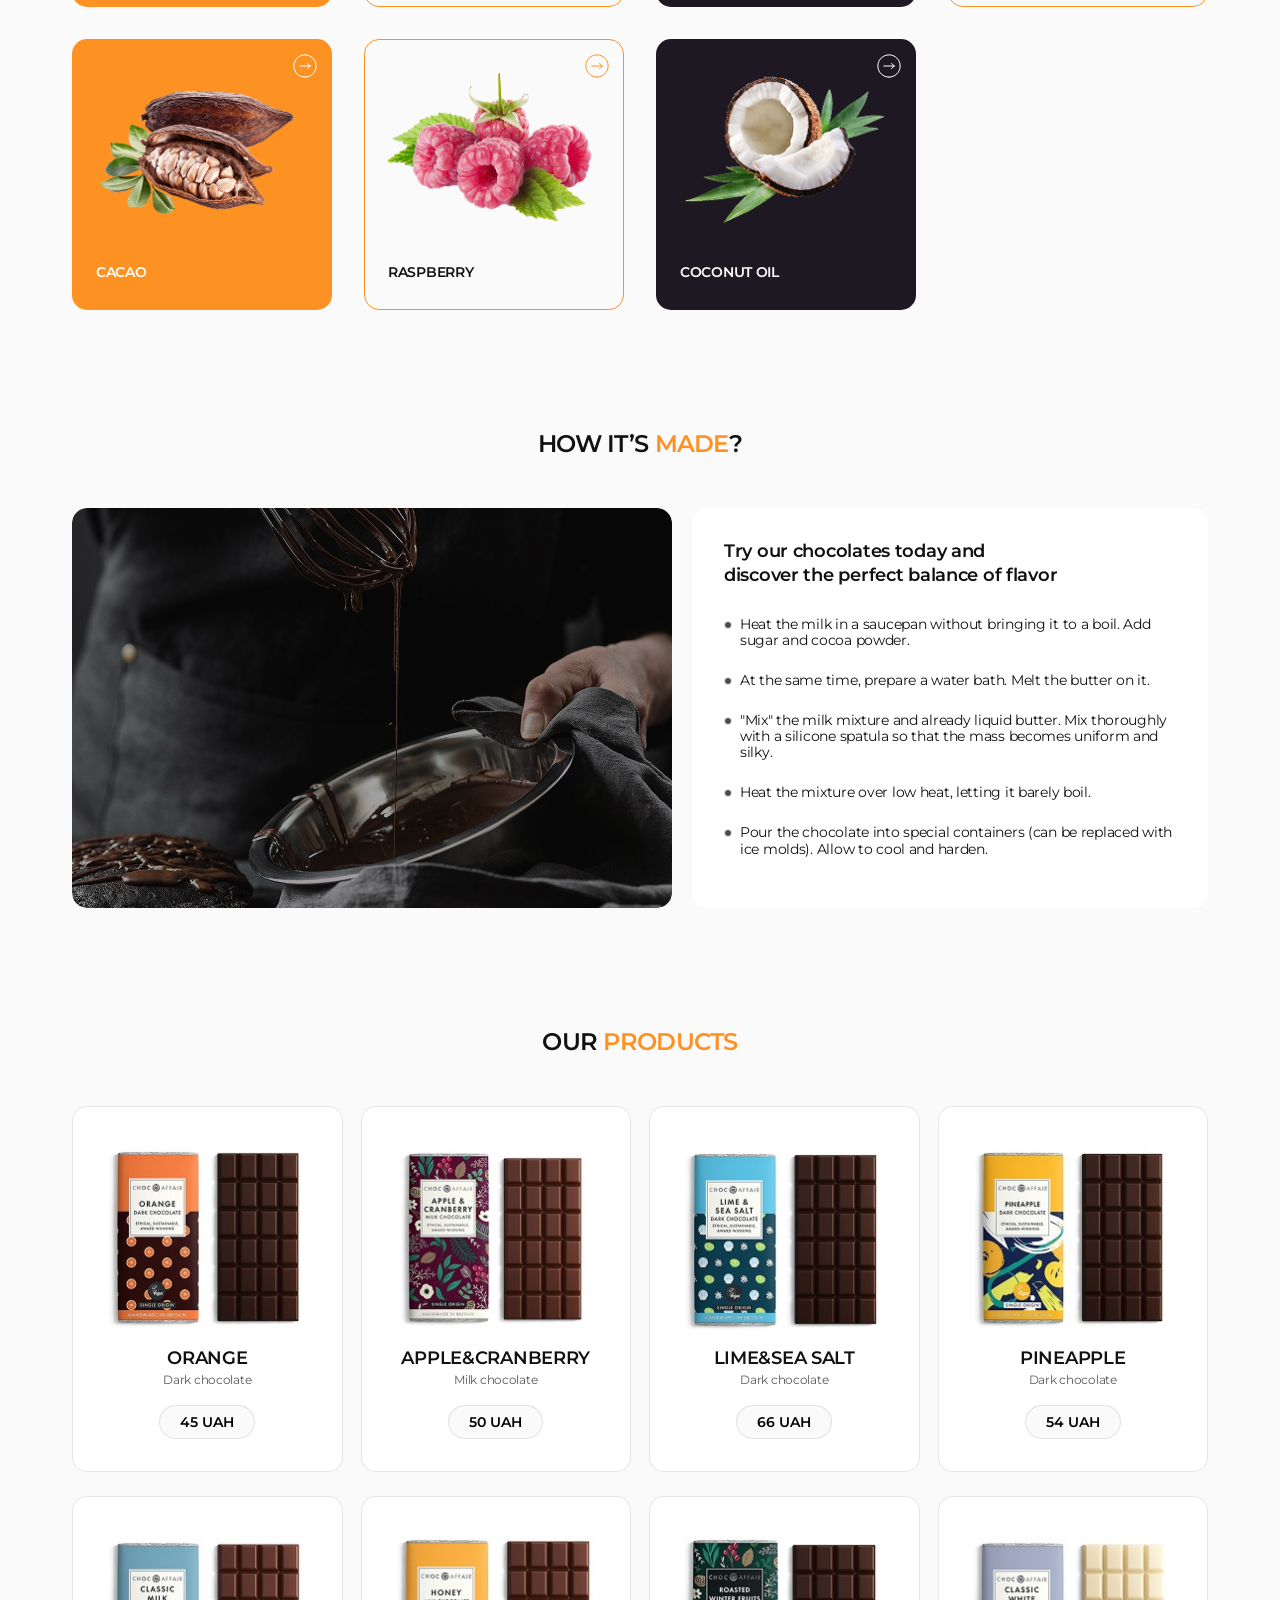
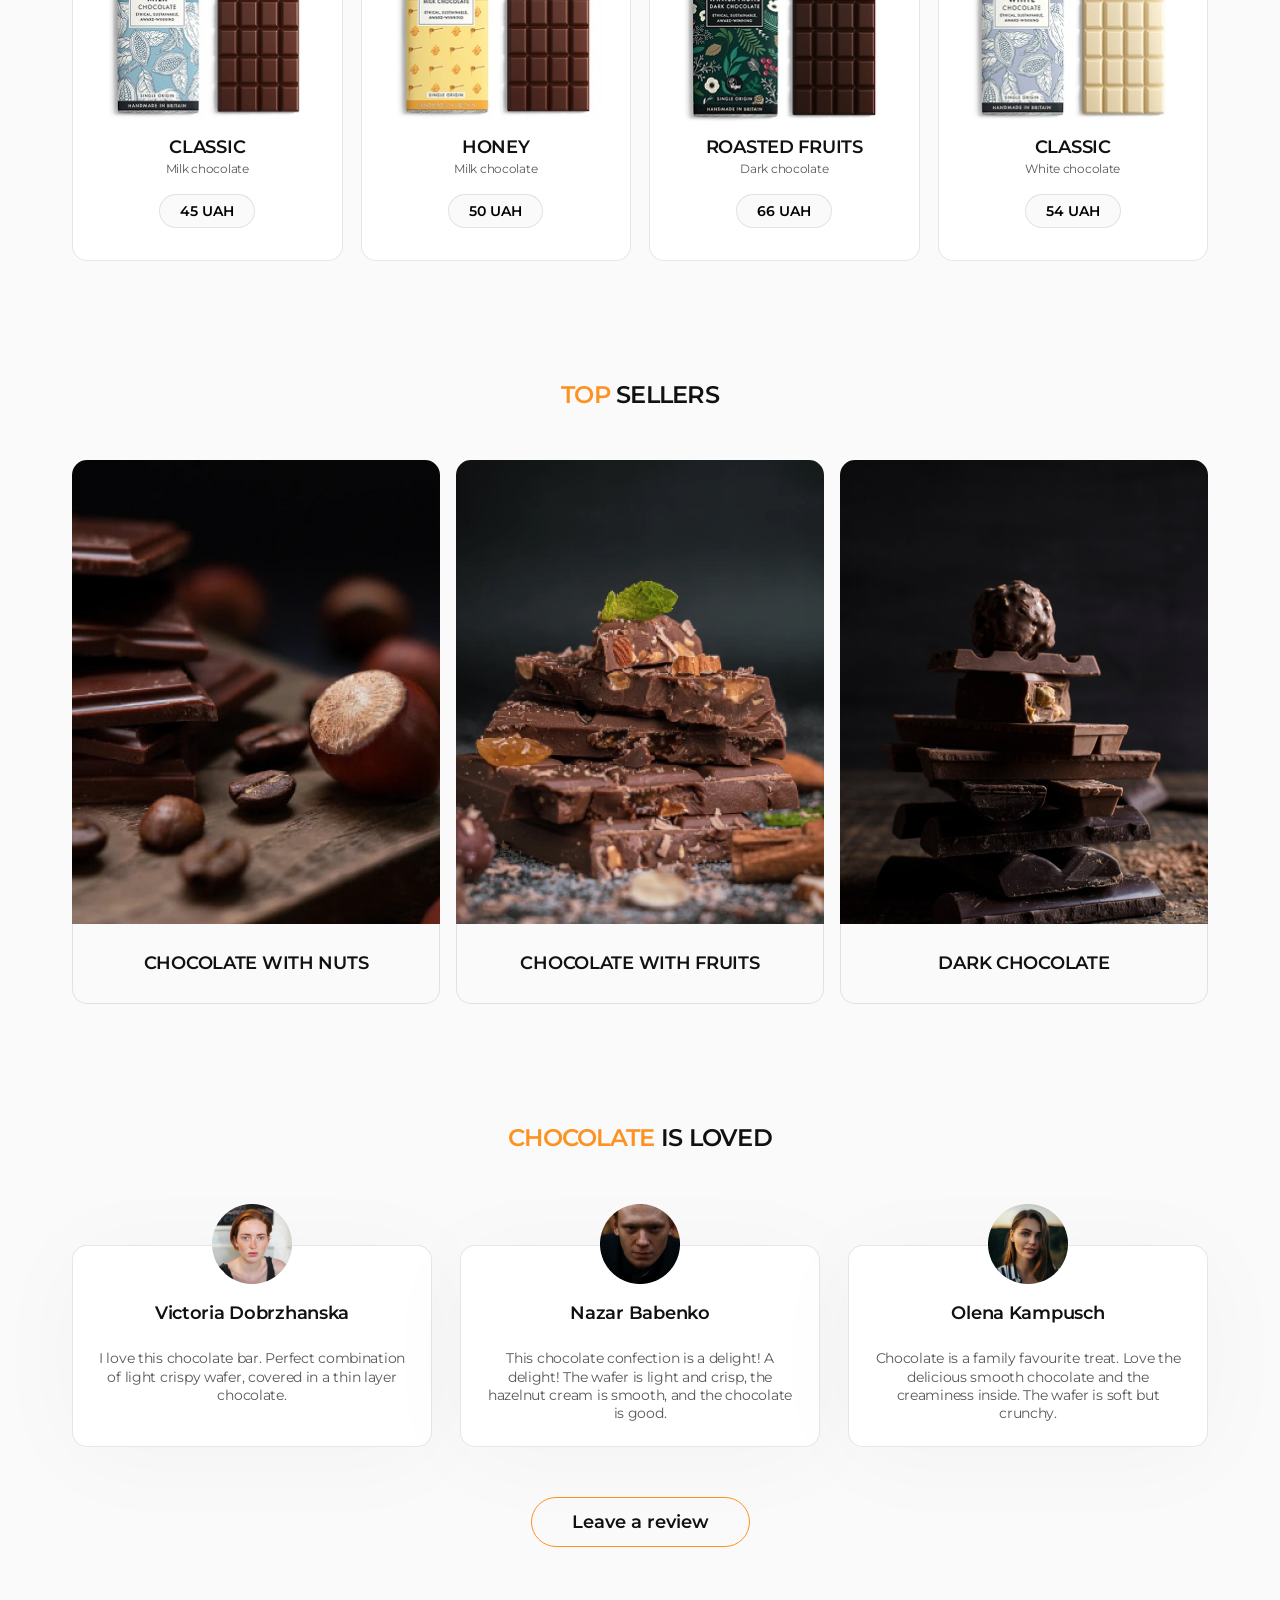
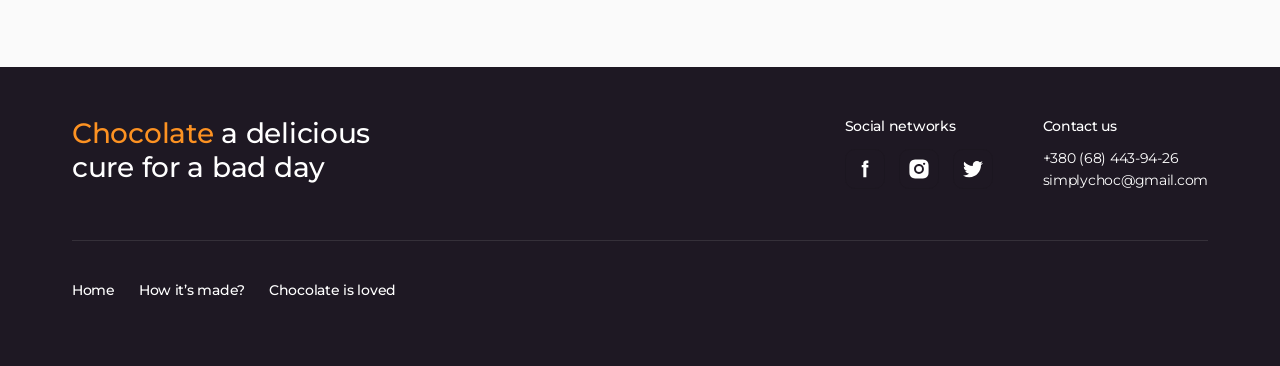
<file: html/module-04/lesson-02/index.html>
<!doctype html>
<html lang="en">
  <head>
    <meta charset="UTF-8" />
    <meta name="viewport" content="width=device-width, initial-scale=1.0" />
    <meta name="keywords" content="dark chocolate milk ..." />
    <meta
      name="description"
      content="Treat yourself or a loved one to our finest ingredients for a moment of pure delight!"
    />
    <title>Simply Chocolate</title>
    <link
      rel="shortcut icon"
      href="./images/favicon.svg"
      type="image/svg+xml"
    />
    <!-- Fonts -->
    <link rel="preconnect" href="https://fonts.googleapis.com" />
    <link rel="preconnect" href="https://fonts.gstatic.com" crossorigin />
    <link
      href="https://fonts.googleapis.com/css2?family=Montserrat:ital,wght@0,100..900;1,100..900&display=swap"
      rel="stylesheet"
    />
    <!-- External libs | Normalize CSS | -->
    <link
      rel="stylesheet"
      href="https://cdn.jsdelivr.net/npm/modern-normalize@3.0.1/modern-normalize.min.css"
    />
    <!-- Custom CSS -->
    <link rel="stylesheet" href="./css/styles.css" />
  </head>
  <body>
    <!-- Header section -->
    <header class="header" id="header">
      <div class="container">
        <nav class="nav">
          <a class="logo" href="./index.html">
            <i class="logo-accent">Simply</i> Chocolate
            <svg class="logo-icon" width="24" height="24">
              <use href="./images/icons.svg#logo"></use>
            </svg>
          </a>
          <ul class="nav-menu">
            <li class="nav-menu-item">
              <a class="nav-menu-link active" href="#home">Home</a>
            </li>
            <li class="nav-menu-item">
              <a class="nav-menu-link" href="#made">How it’s made?</a>
            </li>
            <li class="nav-menu-item">
              <a class="nav-menu-link" href="#reviews">Chocolate is loved</a>
            </li>
          </ul>
        </nav>
        <ul class="socials socials-dark">
          <li class="socials-item">
            <a
              class="socials-link"
              href="https://facebook.com"
              target="_blank"
              rel="noopener noreferrer"
              aria-label="Link to Facebook"
            >
              <svg class="socials-icon" width="24" height="24">
                <use href="./images/icons.svg#facebook"></use>
              </svg>
            </a>
          </li>
          <li class="socials-item">
            <a
              class="socials-link"
              href="https://instagram.com"
              target="_blank"
              rel="noopener noreferrer"
              aria-label="Link to Instagram"
            >
              <svg class="socials-icon" width="24" height="24">
                <use href="./images/icons.svg#instagram"></use>
              </svg>
            </a>
          </li>
          <li class="socials-item">
            <a
              class="socials-link"
              href="https://twitter.com"
              target="_blank"
              rel="noopener noreferrer"
              aria-label="Link to Twitter"
            >
              <svg class="socials-icon" width="24" height="24">
                <use href="./images/icons.svg#twitter"></use>
              </svg>
            </a>
          </li>
        </ul>
      </div>
    </header>

    <!-- Main section -->
    <main>
      <!-- Hero section -->
      <section class="hero" id="home">
        <div class="container">
          <div class="hero-wrapper">
            <h1 class="hero-title">
              Treat yourself or a loved one to our finest ingredients for a
              moment of pure delight!
            </h1>
            <div class="hero-bottom">
              <button class="btn btn-accent" type="button">Buy now</button>
              <button class="btn btn-primary" type="button">
                How it’s made
              </button>
              <a class="hero-link" href="#benefits">
                scroll down
                <span class="hero-link-circle">
                  <svg class="hero-link-icon" width="22" height="22">
                    <use href="./images/icons.svg#arrow-down"></use>
                  </svg>
                </span>
              </a>
            </div>
          </div>
        </div>
      </section>

      <!-- Benefits section -->
      <section class="benefits section" id="benefits">
        <div class="container">
          <h2 class="visually-hidden">Simply chocolate benefits</h2>
          <ul class="benefits-list">
            <li class="benefits-item">
              <div class="benefits-wrapper">
                <svg class="benefits-icon" width="32" height="32">
                  <use href="./images/icons.svg#chocolate"></use>
                </svg>
              </div>
              <h3 class="benefits-caption">Unsurpassed taste</h3>
              <p class="benefits-desc">
                Crafted with the finest quality cocoa beans and a dedication to
                perfection, each bite is a decadent experience that simply
                cannot be matched. Savor the richness and complexity of our
                Unsurpassed Taste and discover a new level of chocolate bliss.
              </p>
            </li>
            <li class="benefits-item">
              <div class="benefits-wrapper">
                <svg class="benefits-icon" width="32" height="32">
                  <use href="./images/icons.svg#coin"></use>
                </svg>
              </div>
              <h3 class="benefits-caption">Affordable price</h3>
              <p class="benefits-desc">
                Indulge in high-quality chocolate without breaking the bank with
                Simply Chocolate's selection of affordable treats. Enjoy
                mouth-watering truffles and velvety chocolate bars without
                sacrificing taste or quality. Browse our selection and indulge
                in affordable luxury today.
              </p>
            </li>
            <li class="benefits-item">
              <div class="benefits-wrapper">
                <svg class="benefits-icon" width="32" height="32">
                  <use href="./images/icons.svg#spoon"></use>
                </svg>
              </div>
              <h3 class="benefits-caption">Own production</h3>
              <p class="benefits-desc">
                We take pride in our own production process, ensuring that every
                step is carefully crafted to perfection. From selecting the
                finest ingredients to handcrafting each piece, our attention to
                detail is evident in every bite.
              </p>
            </li>
          </ul>
        </div>
      </section>

      <!-- Ingredients section -->
      <section class="ingredients section">
        <div class="container">
          <h2 class="ingredients-title section-title">
            It all adds up to one exceptional
            <span class="accent-text">taste</span> sensation
          </h2>
          <ul class="ingredients-list">
            <li class="ingredients-item">
              <button class="ingredients-btn" type="button">
                <svg class="ingredients-btn-icon" width="24" height="24">
                  <use href="./images/icons.svg#arrow"></use>
                </svg>
              </button>
              <img
                class="ingredients-ill"
                src="./images/ingredients/img-1.png"
                alt="MILK CHOCOLATE"
                width="214"
                height="160"
              />
              <h3 class="ingredients-subtitle">MILK CHOCOLATE</h3>
            </li>
            <li class="ingredients-item">
              <button class="ingredients-btn" type="button">
                <svg class="ingredients-btn-icon" width="24" height="24">
                  <use href="./images/icons.svg#arrow"></use>
                </svg>
              </button>
              <img
                class="ingredients-ill"
                src="./images/ingredients/img-2.png"
                alt="MILK"
                width="214"
                height="160"
              />
              <h3 class="ingredients-subtitle">MILK</h3>
            </li>
            <li class="ingredients-item">
              <button class="ingredients-btn" type="button">
                <svg class="ingredients-btn-icon" width="24" height="24">
                  <use href="./images/icons.svg#arrow"></use>
                </svg>
              </button>
              <img
                class="ingredients-ill"
                src="./images/ingredients/img-3.png"
                alt="NUTS"
                width="214"
                height="160"
              />
              <h3 class="ingredients-subtitle">NUTS</h3>
            </li>
            <li class="ingredients-item">
              <button class="ingredients-btn" type="button">
                <svg class="ingredients-btn-icon" width="24" height="24">
                  <use href="./images/icons.svg#arrow"></use>
                </svg>
              </button>
              <img
                class="ingredients-ill"
                src="./images/ingredients/img-4.png"
                alt="SEMI - SWEET CHOCOLATE"
                width="214"
                height="160"
              />
              <h3 class="ingredients-subtitle">SEMI - SWEET CHOCOLATE</h3>
            </li>
            <li class="ingredients-item">
              <button class="ingredients-btn" type="button">
                <svg class="ingredients-btn-icon" width="24" height="24">
                  <use href="./images/icons.svg#arrow"></use>
                </svg>
              </button>
              <img
                class="ingredients-ill"
                src="./images/ingredients/img-5.png"
                alt="CACAO"
                width="214"
                height="160"
              />
              <h3 class="ingredients-subtitle">CACAO</h3>
            </li>
            <li class="ingredients-item">
              <button class="ingredients-btn" type="button">
                <svg class="ingredients-btn-icon" width="24" height="24">
                  <use href="./images/icons.svg#arrow"></use>
                </svg>
              </button>
              <img
                class="ingredients-ill"
                src="./images/ingredients/img-6.png"
                alt="RASPBERRY"
                width="214"
                height="160"
              />
              <h3 class="ingredients-subtitle">RASPBERRY</h3>
            </li>
            <li class="ingredients-item">
              <button class="ingredients-btn" type="button">
                <svg class="ingredients-btn-icon" width="24" height="24">
                  <use href="./images/icons.svg#arrow"></use>
                </svg>
              </button>
              <img
                class="ingredients-ill"
                src="./images/ingredients/img-7.png"
                alt="COCONUT OIL"
                width="214"
                height="160"
              />
              <h3 class="ingredients-subtitle">COCONUT OIL</h3>
            </li>
          </ul>
        </div>
      </section>

      <!-- Made section -->
      <section class="made section" id="made">
        <div class="container">
          <h2 class="made-title section-title">
            How it’s <span class="accent-text">made</span>?
          </h2>
          <div class="made-wrapper">
            <div class="made-left-side">
              <img
                class="made-img"
                src="./images/made/image.jpg"
                alt="Chocolate cooking"
                width="600"
                height="400"
              />
            </div>
            <div class="made-right-side">
              <h3 class="made-caption">
                Try our chocolates today and discover&nbsp;the perfect balance
                of flavor
              </h3>
              <ol class="made-recipe">
                <li class="made-recipe-item">
                  Heat the milk in a saucepan without bringing it to a boil. Add
                  sugar and cocoa powder.
                </li>
                <li class="made-recipe-item">
                  At the same time, prepare a water bath. Melt the butter on it.
                </li>
                <li class="made-recipe-item">
                  "Mix" the milk mixture and already liquid butter. Mix
                  thoroughly with a silicone spatula so that the mass becomes
                  uniform and silky.
                </li>
                <li class="made-recipe-item">
                  Heat the mixture over low heat, letting it barely boil.
                </li>
                <li class="made-recipe-item">
                  Pour the chocolate into special containers (can be replaced
                  with ice molds). Allow to cool and harden.
                </li>
              </ol>
            </div>
          </div>
        </div>
      </section>

      <!-- Products section -->
      <section class="products section">
        <div class="container">
          <h2 class="section-title">
            Our <span class="accent-text">products</span>
          </h2>
          <ul class="products-list">
            <li class="products-item">
              <img
                class="products-ill"
                src="./images/products/img-1.jpg"
                alt="Orange Dark chocolate"
                width="230"
                height="201"
              />
              <h3 class="products-caption">Orange</h3>
              <p class="products-type">Dark chocolate</p>
              <button class="products-btn" type="button">45 UAH</button>
            </li>
            <li class="products-item">
              <img
                class="products-ill"
                src="./images/products/img-2.jpg"
                alt="Apple&Cranberry Milk chocolate"
                width="230"
                height="201"
              />
              <h3 class="products-caption">Apple&Cranberry</h3>
              <p class="products-type">Milk chocolate</p>
              <button class="products-btn" type="button">50 UAH</button>
            </li>
            <li class="products-item">
              <img
                class="products-ill"
                src="./images/products/img-3.jpg"
                alt="Lime&Sea salt Dark chocolate"
                width="230"
                height="201"
              />
              <h3 class="products-caption">Lime&Sea salt</h3>
              <p class="products-type">Dark chocolate</p>
              <button class="products-btn" type="button">66 UAH</button>
            </li>
            <li class="products-item">
              <img
                class="products-ill"
                src="./images/products/img-4.jpg"
                alt="Pineapple Dark chocolate"
                width="230"
                height="201"
              />
              <h3 class="products-caption">Pineapple</h3>
              <p class="products-type">Dark chocolate</p>
              <button class="products-btn" type="button">54 UAH</button>
            </li>
            <li class="products-item">
              <img
                class="products-ill"
                src="./images/products/img-5.jpg"
                alt="Classic Milk chocolate"
                width="230"
                height="201"
              />
              <h3 class="products-caption">Classic</h3>
              <p class="products-type">Milk chocolate</p>
              <button class="products-btn" type="button">45 UAH</button>
            </li>
            <li class="products-item">
              <img
                class="products-ill"
                src="./images/products/img-6.jpg"
                alt="Honey Milk chocolate"
                width="230"
                height="201"
              />
              <h3 class="products-caption">Honey</h3>
              <p class="products-type">Milk chocolate</p>
              <button class="products-btn" type="button">50 UAH</button>
            </li>
            <li class="products-item">
              <img
                class="products-ill"
                src="./images/products/img-7.jpg"
                alt="Roasted fruits Dark chocolate"
                width="230"
                height="201"
              />
              <h3 class="products-caption">Roasted fruits</h3>
              <p class="products-type">Dark chocolate</p>
              <button class="products-btn" type="button">66 UAH</button>
            </li>
            <li class="products-item">
              <img
                class="products-ill"
                src="./images/products/img-8.jpg"
                alt="Classic White chocolate"
                width="230"
                height="201"
              />
              <h3 class="products-caption">Classic</h3>
              <p class="products-type">White chocolate</p>
              <button class="products-btn" type="button">54 UAH</button>
            </li>
          </ul>
        </div>
      </section>

      <!-- Bestsellers section -->
      <section class="bestsellers section">
        <div class="container">
          <h2 class="section-title">
            <span class="accent-text">Top</span> sellers
          </h2>
          <ul class="bestsellers-list">
            <li class="bestsellers-item">
              <div class="bestsellers-thumb">
                <img
                  class="bestsellers-ill"
                  src="./images/bestsellers/img-1.jpg"
                  alt=""
                  width="368"
                  height="464"
                />
                <p class="overlay">
                  Chocolate with fruit is an unbeatable combination of two of
                  the tastiest things in the world. This dessert combines
                  delicate and aromatic chocolate with fresh and juicy fruits,
                  creating a true poetry of taste.
                </p>
              </div>
              <div class="bestsellers-wrapper">
                <h3 class="bestsellers-caption">CHOCOLATE WITH NUTS</h3>
              </div>
            </li>
            <li class="bestsellers-item">
              <div class="bestsellers-thumb">
                <img
                  class="bestsellers-ill"
                  src="./images/bestsellers/img-2.jpg"
                  alt=""
                  width="368"
                  height="464"
                />
                <p class="overlay">
                  Chocolate with fruit is an unbeatable combination of two of
                  the tastiest things in the world. This dessert combines
                  delicate and aromatic chocolate with fresh and juicy fruits,
                  creating a true poetry of taste.
                </p>
              </div>
              <div class="bestsellers-wrapper">
                <h3 class="bestsellers-caption">CHOCOLATE WITH FruIts</h3>
              </div>
            </li>
            <li class="bestsellers-item">
              <div class="bestsellers-thumb">
                <img
                  class="bestsellers-ill"
                  src="./images/bestsellers/img-3.jpg"
                  alt=""
                  width="368"
                  height="464"
                />
                <p class="overlay">
                  Chocolate with fruit is an unbeatable combination of two of
                  the tastiest things in the world. This dessert combines
                  delicate and aromatic chocolate with fresh and juicy fruits,
                  creating a true poetry of taste.
                </p>
              </div>
              <div class="bestsellers-wrapper">
                <h3 class="bestsellers-caption">DARK CHOCOLATE</h3>
              </div>
            </li>
          </ul>
        </div>
      </section>

      <!-- Reviews section -->
      <section class="reviews section" id="reviews">
        <div class="container">
          <h2 class="review-title section-title">
            <span class="accent-text">Chocolate</span> is loved
          </h2>
          <ul class="reviews-list">
            <li class="reviews-item">
              <img
                class="reviews-avatar"
                src="./images/reviews/img-1.png"
                alt="Victoria Dobrzhanska"
                width="80"
                height="80"
              />
              <h3 class="reviews-author">Victoria Dobrzhanska</h3>
              <p class="reviews-text">
                I love this chocolate bar. Perfect combination of light crispy
                wafer, covered in a thin layer chocolate.
              </p>
            </li>
            <li class="reviews-item">
              <img
                class="reviews-avatar"
                src="./images/reviews/img-2.png"
                alt="Nazar Babenko"
                width="80"
                height="80"
              />
              <h3 class="reviews-author">Nazar Babenko</h3>
              <p class="reviews-text">
                This chocolate confection is a delight! A delight! The wafer is
                light and crisp, the hazelnut cream is smooth, and the chocolate
                is good.
              </p>
            </li>
            <li class="reviews-item">
              <img
                class="reviews-avatar"
                src="./images/reviews/img-3.png"
                alt="Olena Kampusch"
                width="80"
                height="80"
              />
              <h3 class="reviews-author">Olena Kampusch</h3>
              <p class="reviews-text">
                Chocolate is a family favourite treat. Love the delicious smooth
                chocolate and the creaminess inside. The wafer is soft but
                crunchy.
              </p>
            </li>
          </ul>
          <button class="btn btn-secondary" type="button">
            Leave a review
          </button>
        </div>
      </section>
    </main>

    <!-- Footer section -->
    <footer class="footer">
      <div class="container">
        <div class="footer-top">
          <p class="footer-slogan">
            <span class="accent-text">Chocolate</span> a delicious cure for a
            bad day
          </p>
          <div class="footer-wrapper">
            <p class="footer-caption">Social networks</p>
            <ul class="socials socials-light">
              <li class="socials-item">
                <a
                  class="socials-link"
                  href="https://facebook.com"
                  target="_blank"
                  rel="noopener noreferrer"
                  aria-label="Link to Facebook"
                >
                  <svg class="socials-icon" width="24" height="24">
                    <use href="./images/icons.svg#facebook"></use>
                  </svg>
                </a>
              </li>
              <li class="socials-item">
                <a
                  class="socials-link"
                  href="https://instagram.com"
                  target="_blank"
                  rel="noopener noreferrer"
                  aria-label="Link to Instagram"
                >
                  <svg class="socials-icon" width="24" height="24">
                    <use href="./images/icons.svg#instagram"></use>
                  </svg>
                </a>
              </li>
              <li class="socials-item">
                <a
                  class="socials-link"
                  href="https://twitter.com"
                  target="_blank"
                  rel="noopener noreferrer"
                  aria-label="Link to Twitter"
                >
                  <svg class="socials-icon" width="24" height="24">
                    <use href="./images/icons.svg#twitter"></use>
                  </svg>
                </a>
              </li>
            </ul>
          </div>

          <address class="footer-address">
            <p class="footer-caption">Contact us</p>
            <ul class="footer-contatcs">
              <li class="footer-contatcs-item">
                <a class="footer-contatcs-link" href="tel:+380684439426">
                  +380 (68) 443-94-26
                </a>
              </li>
              <li class="footer-contatcs-item">
                <a
                  class="footer-contatcs-link"
                  href="mailto:simplychoc@gmail.com"
                >
                  simplychoc@gmail.com
                </a>
              </li>
            </ul>
          </address>
        </div>

        <div class="footer-bottom">
          <ul class="menu">
            <li class="menu-item">
              <a class="menu-link" href="#home">Home</a>
            </li>
            <li class="menu-item">
              <a class="menu-link" href="#made">How it’s made?</a>
            </li>
            <li class="menu-item">
              <a class="menu-link" href="#reviews">Chocolate is loved</a>
            </li>
          </ul>
        </div>
      </div>
    </footer>
  </body>
</html>
</file>
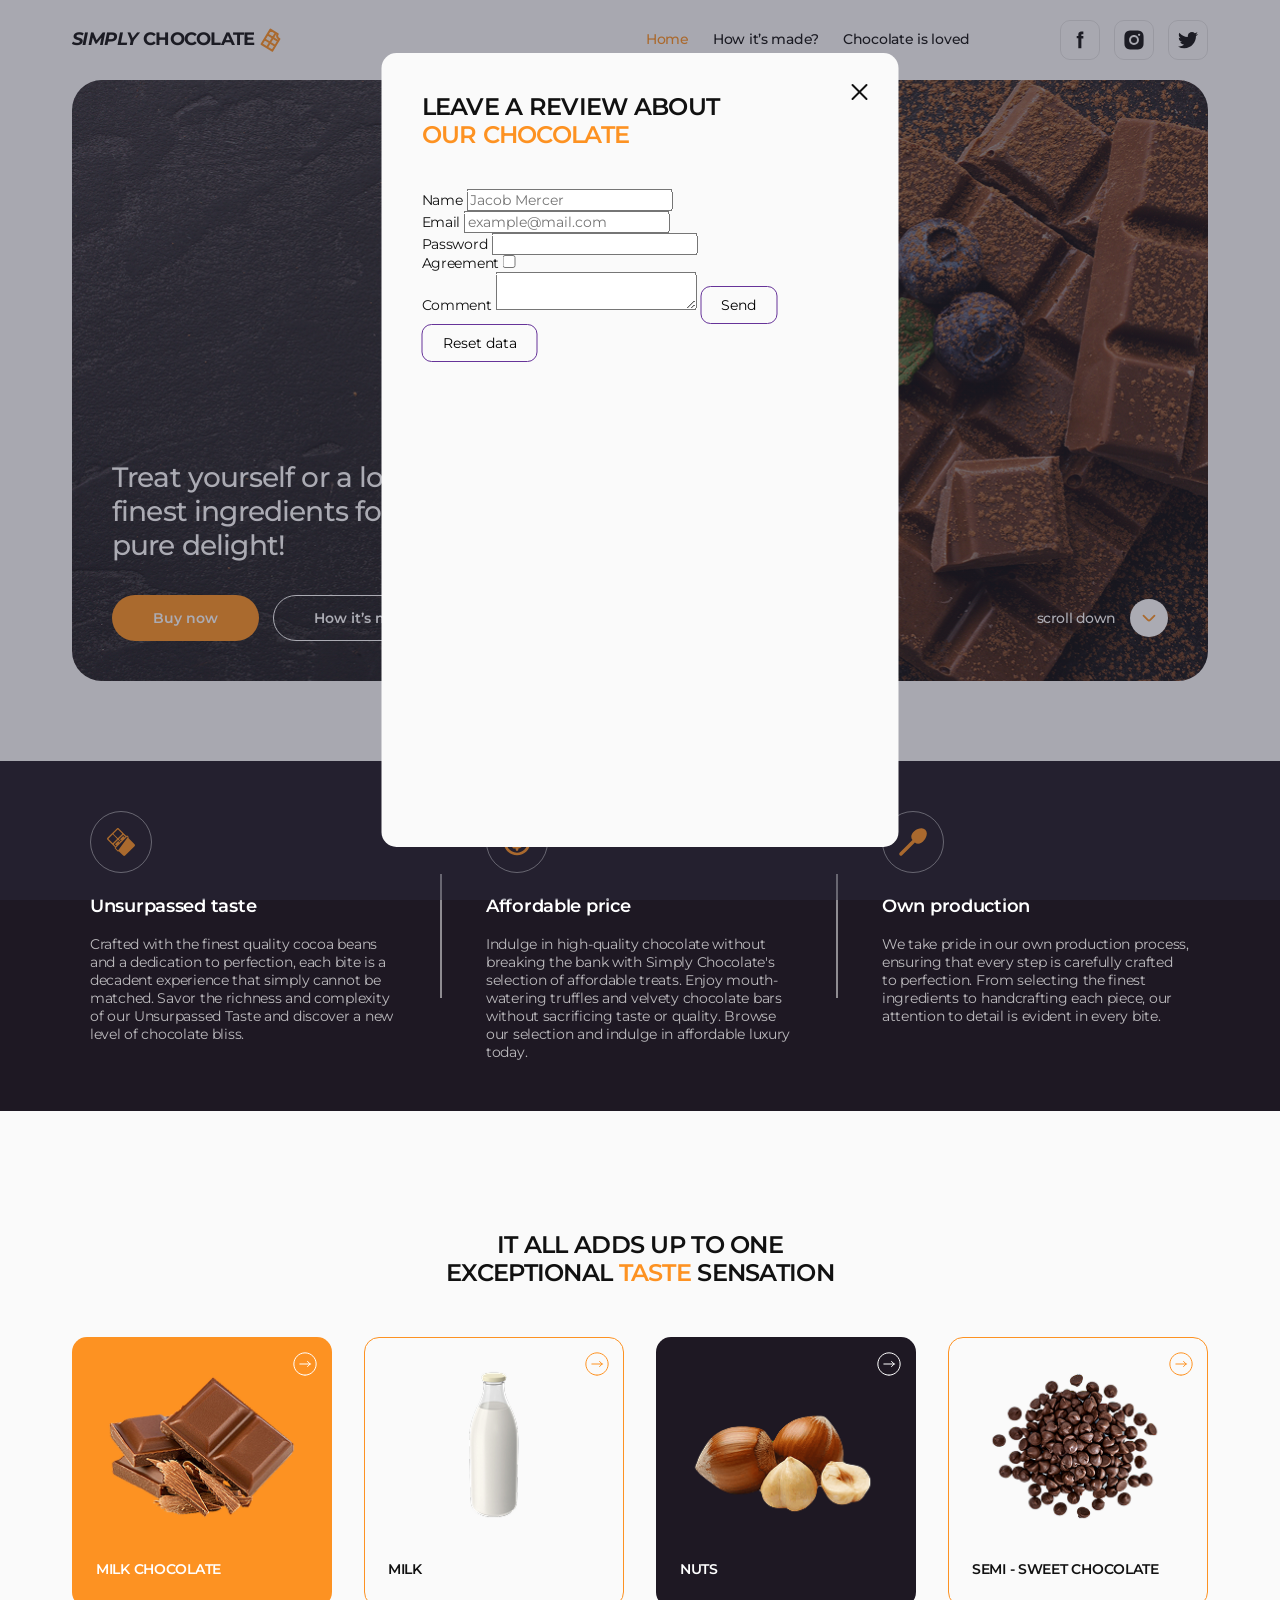
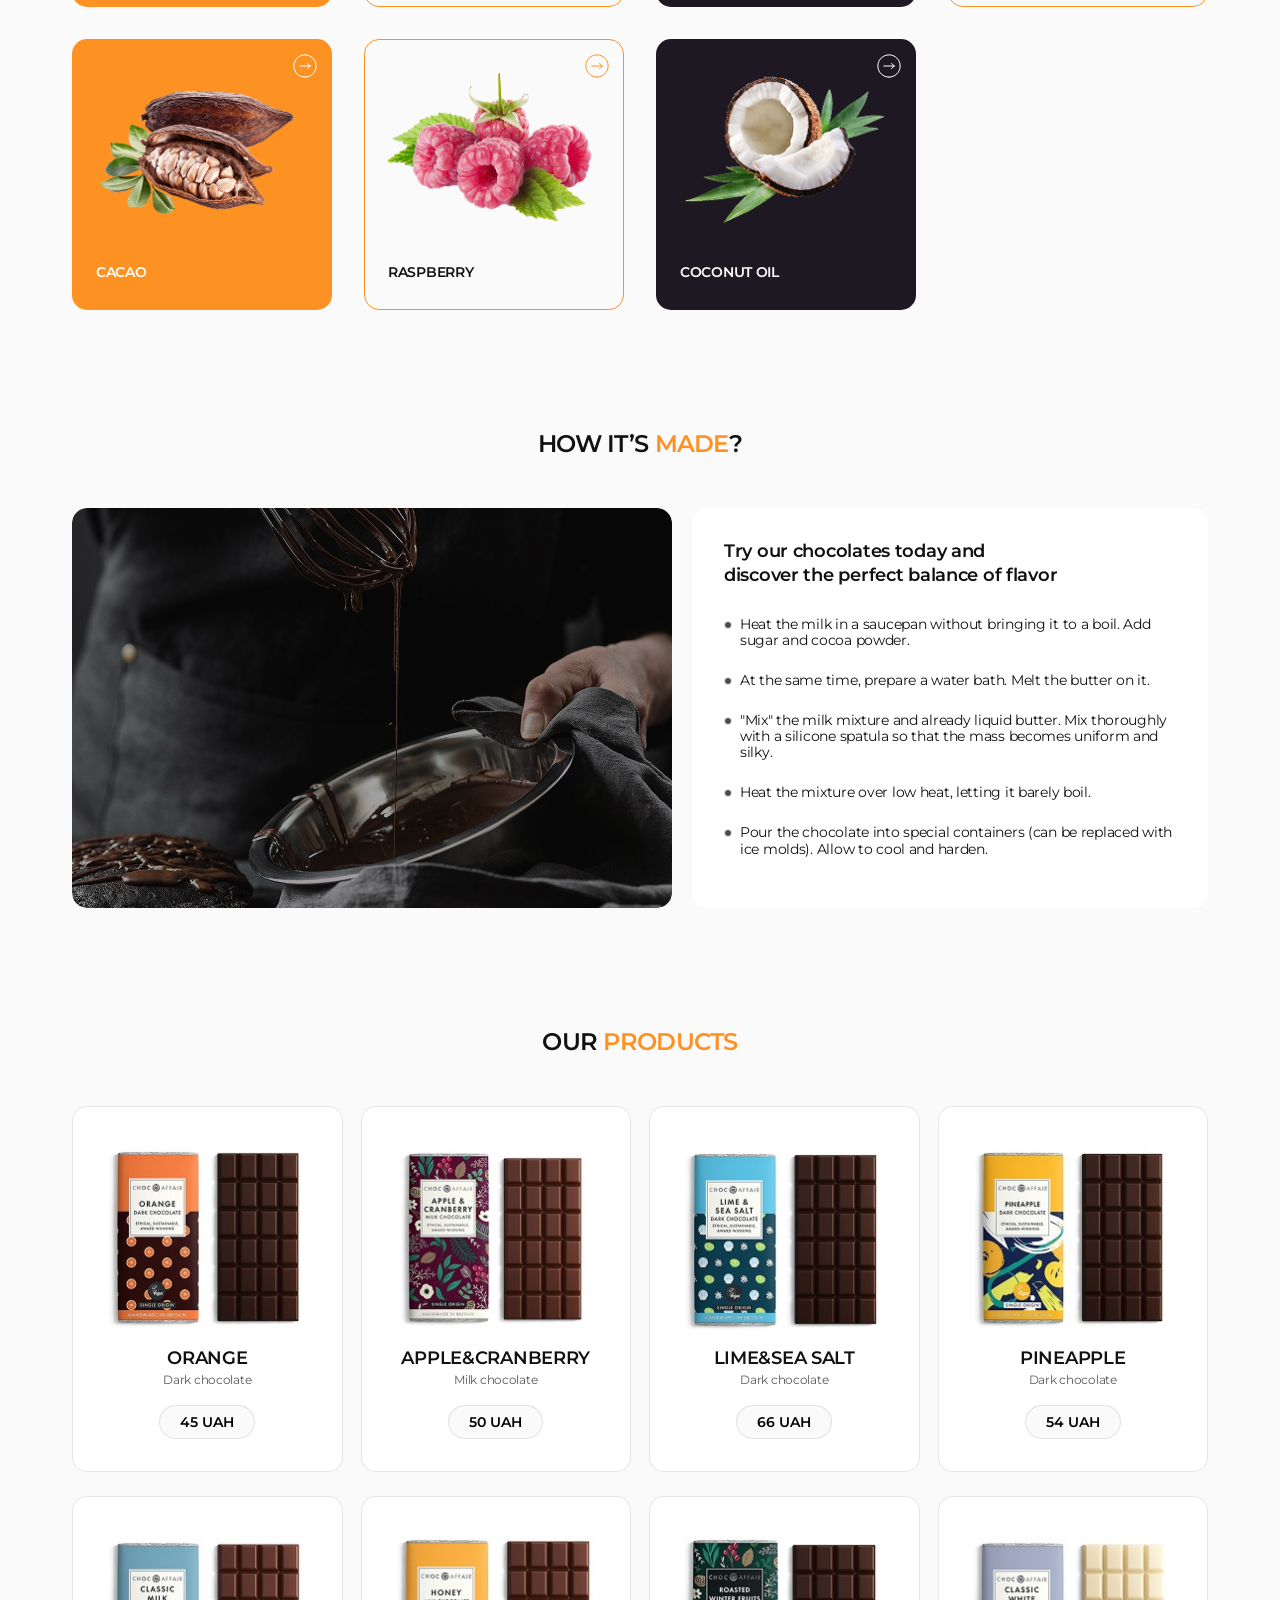
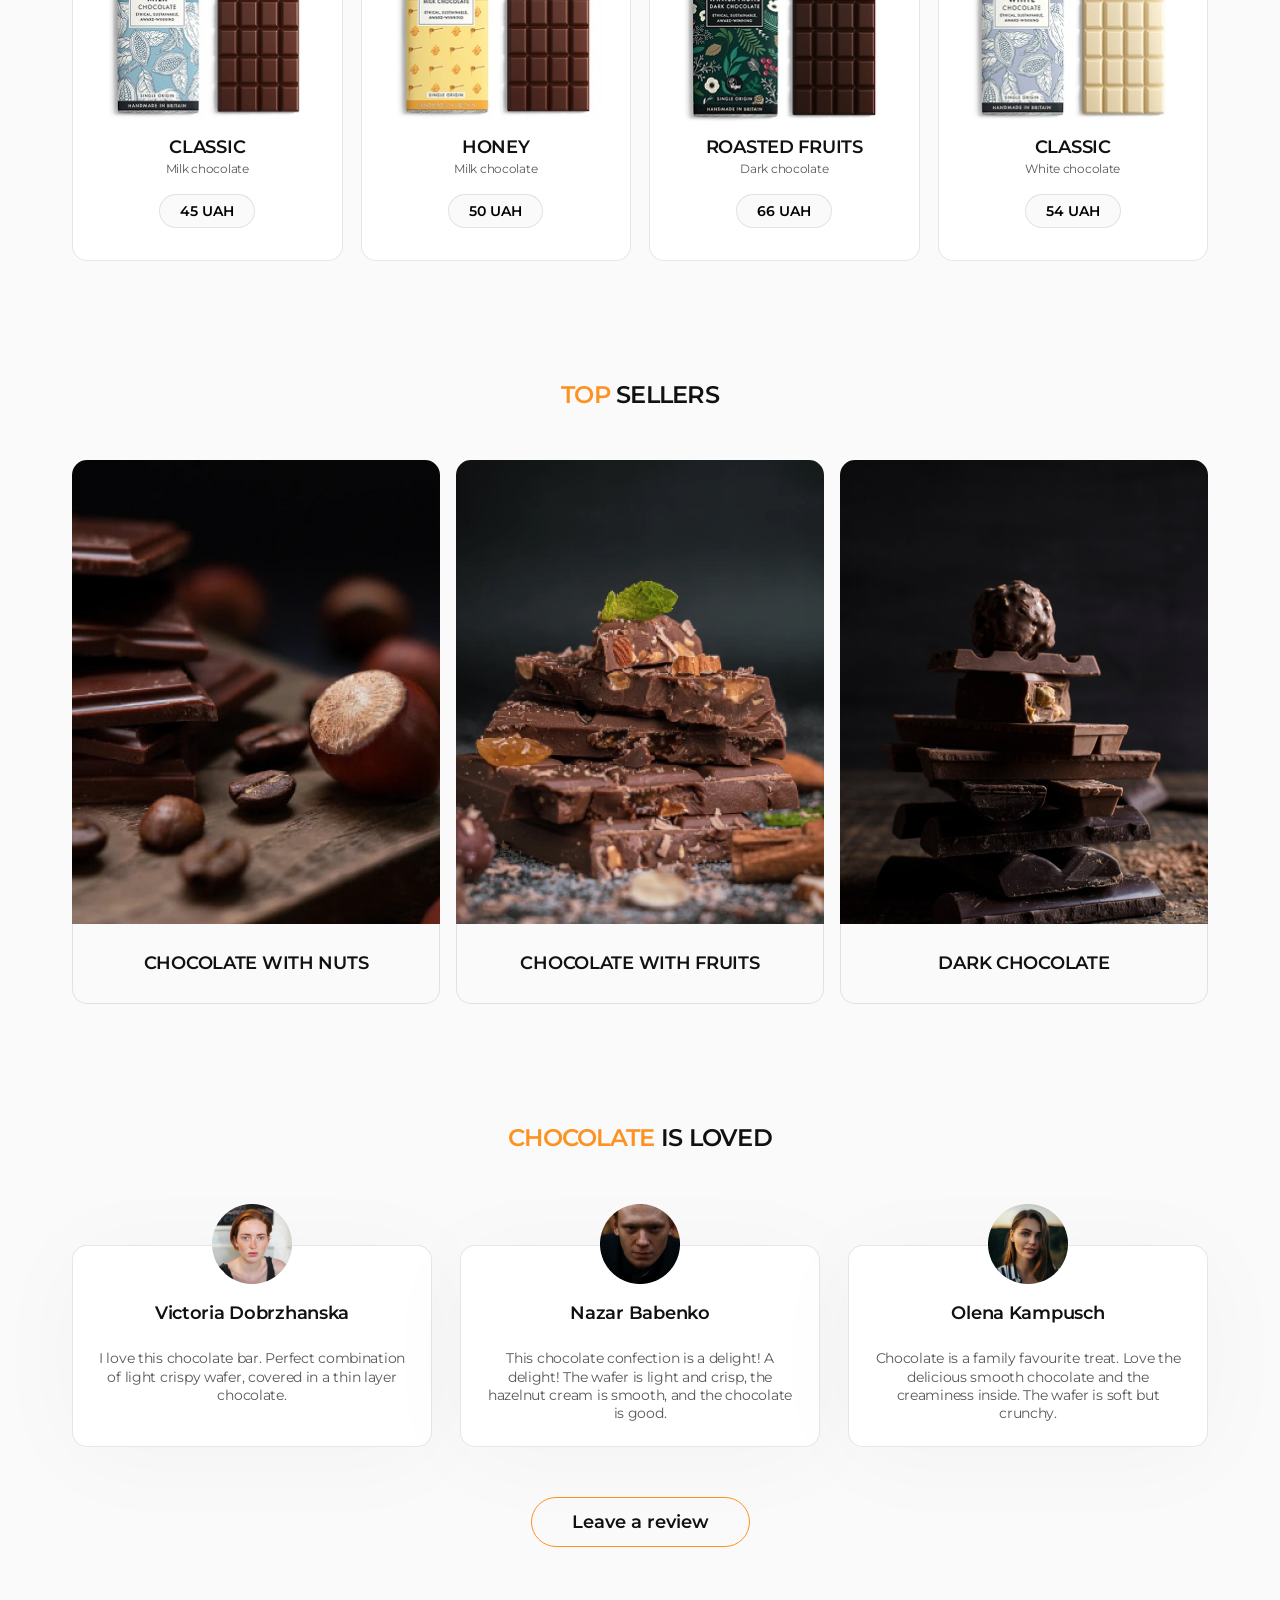
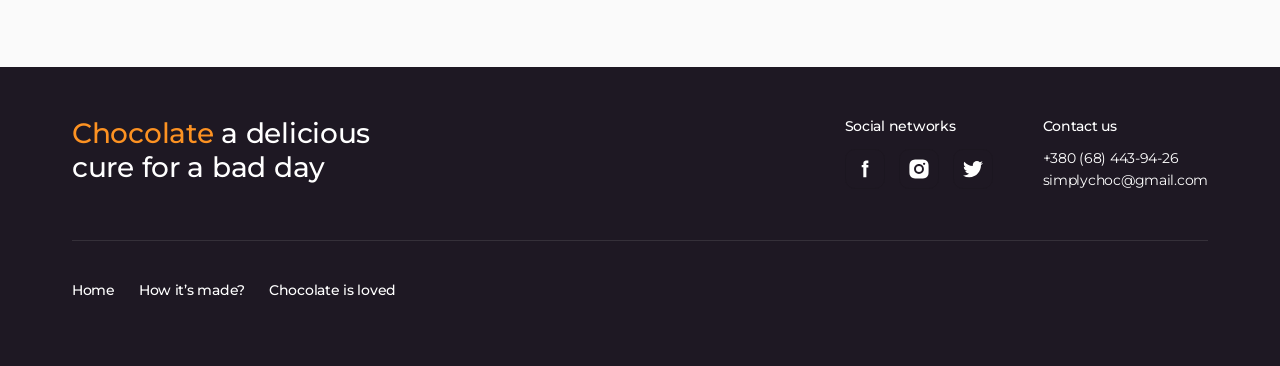
<file: html/module-05/lesson-01/index.html>
<!doctype html>
<html lang="en">
  <head>
    <meta charset="UTF-8" />
    <meta name="viewport" content="width=device-width, initial-scale=1.0" />
    <meta name="keywords" content="dark chocolate milk ..." />
    <meta
      name="description"
      content="Treat yourself or a loved one to our finest ingredients for a moment of pure delight!"
    />
    <title>Simply Chocolate</title>
    <link
      rel="shortcut icon"
      href="./images/favicon.svg"
      type="image/svg+xml"
    />
    <!-- Fonts -->
    <link rel="preconnect" href="https://fonts.googleapis.com" />
    <link rel="preconnect" href="https://fonts.gstatic.com" crossorigin />
    <link
      href="https://fonts.googleapis.com/css2?family=Montserrat:ital,wght@0,100..900;1,100..900&display=swap"
      rel="stylesheet"
    />
    <!-- External libs | Normalize CSS | -->
    <link
      rel="stylesheet"
      href="https://cdn.jsdelivr.net/npm/modern-normalize@3.0.1/modern-normalize.min.css"
    />
    <!-- Custom CSS -->
    <link rel="stylesheet" href="./css/styles.css" />
  </head>
  <body>
    <!-- Header section -->
    <header class="header" id="header">
      <div class="container">
        <nav class="nav">
          <a class="logo" href="./index.html">
            <i class="logo-accent">Simply</i> Chocolate
            <svg class="logo-icon" width="24" height="24">
              <use href="./images/icons.svg#logo"></use>
            </svg>
          </a>
          <ul class="nav-menu">
            <li class="nav-menu-item">
              <a class="nav-menu-link active" href="#home">Home</a>
            </li>
            <li class="nav-menu-item">
              <a class="nav-menu-link" href="#made">How it’s made?</a>
            </li>
            <li class="nav-menu-item">
              <a class="nav-menu-link" href="#reviews">Chocolate is loved</a>
            </li>
          </ul>
        </nav>
        <ul class="socials socials-dark">
          <li class="socials-item">
            <a
              class="socials-link"
              href="https://facebook.com"
              target="_blank"
              rel="noopener noreferrer"
              aria-label="Link to Facebook"
            >
              <svg class="socials-icon" width="24" height="24">
                <use href="./images/icons.svg#facebook"></use>
              </svg>
            </a>
          </li>
          <li class="socials-item">
            <a
              class="socials-link"
              href="https://instagram.com"
              target="_blank"
              rel="noopener noreferrer"
              aria-label="Link to Instagram"
            >
              <svg class="socials-icon" width="24" height="24">
                <use href="./images/icons.svg#instagram"></use>
              </svg>
            </a>
          </li>
          <li class="socials-item">
            <a
              class="socials-link"
              href="https://twitter.com"
              target="_blank"
              rel="noopener noreferrer"
              aria-label="Link to Twitter"
            >
              <svg class="socials-icon" width="24" height="24">
                <use href="./images/icons.svg#twitter"></use>
              </svg>
            </a>
          </li>
        </ul>
      </div>
    </header>

    <!-- Main section -->
    <main>
      <!-- Hero section -->
      <section class="hero" id="home">
        <div class="container">
          <div class="hero-wrapper">
            <h1 class="hero-title">
              Treat yourself or a loved one to our finest ingredients for a
              moment of pure delight!
            </h1>
            <div class="hero-bottom">
              <button class="btn btn-accent" type="button">Buy now</button>
              <button class="btn btn-primary" type="button">
                How it’s made
              </button>
              <a class="hero-link" href="#benefits">
                scroll down
                <span class="hero-link-circle">
                  <svg class="hero-link-icon" width="22" height="22">
                    <use href="./images/icons.svg#arrow-down"></use>
                  </svg>
                </span>
              </a>
            </div>
          </div>
        </div>
      </section>

      <!-- Benefits section -->
      <section class="benefits section" id="benefits">
        <div class="container">
          <h2 class="visually-hidden">Simply chocolate benefits</h2>
          <ul class="benefits-list">
            <li class="benefits-item">
              <div class="benefits-wrapper">
                <svg class="benefits-icon" width="32" height="32">
                  <use href="./images/icons.svg#chocolate"></use>
                </svg>
              </div>
              <h3 class="benefits-caption">Unsurpassed taste</h3>
              <p class="benefits-desc">
                Crafted with the finest quality cocoa beans and a dedication to
                perfection, each bite is a decadent experience that simply
                cannot be matched. Savor the richness and complexity of our
                Unsurpassed Taste and discover a new level of chocolate bliss.
              </p>
            </li>
            <li class="benefits-item">
              <div class="benefits-wrapper">
                <svg class="benefits-icon" width="32" height="32">
                  <use href="./images/icons.svg#coin"></use>
                </svg>
              </div>
              <h3 class="benefits-caption">Affordable price</h3>
              <p class="benefits-desc">
                Indulge in high-quality chocolate without breaking the bank with
                Simply Chocolate's selection of affordable treats. Enjoy
                mouth-watering truffles and velvety chocolate bars without
                sacrificing taste or quality. Browse our selection and indulge
                in affordable luxury today.
              </p>
            </li>
            <li class="benefits-item">
              <div class="benefits-wrapper">
                <svg class="benefits-icon" width="32" height="32">
                  <use href="./images/icons.svg#spoon"></use>
                </svg>
              </div>
              <h3 class="benefits-caption">Own production</h3>
              <p class="benefits-desc">
                We take pride in our own production process, ensuring that every
                step is carefully crafted to perfection. From selecting the
                finest ingredients to handcrafting each piece, our attention to
                detail is evident in every bite.
              </p>
            </li>
          </ul>
        </div>
      </section>

      <!-- Ingredients section -->
      <section class="ingredients section">
        <div class="container">
          <h2 class="ingredients-title section-title">
            It all adds up to one exceptional
            <span class="accent-text">taste</span> sensation
          </h2>
          <ul class="ingredients-list">
            <li class="ingredients-item">
              <button class="ingredients-btn" type="button">
                <svg class="ingredients-btn-icon" width="24" height="24">
                  <use href="./images/icons.svg#arrow"></use>
                </svg>
              </button>
              <img
                class="ingredients-ill"
                src="./images/ingredients/img-1.png"
                alt="MILK CHOCOLATE"
                width="214"
                height="160"
              />
              <h3 class="ingredients-subtitle">MILK CHOCOLATE</h3>
            </li>
            <li class="ingredients-item">
              <button class="ingredients-btn" type="button">
                <svg class="ingredients-btn-icon" width="24" height="24">
                  <use href="./images/icons.svg#arrow"></use>
                </svg>
              </button>
              <img
                class="ingredients-ill"
                src="./images/ingredients/img-2.png"
                alt="MILK"
                width="214"
                height="160"
              />
              <h3 class="ingredients-subtitle">MILK</h3>
            </li>
            <li class="ingredients-item">
              <button class="ingredients-btn" type="button">
                <svg class="ingredients-btn-icon" width="24" height="24">
                  <use href="./images/icons.svg#arrow"></use>
                </svg>
              </button>
              <img
                class="ingredients-ill"
                src="./images/ingredients/img-3.png"
                alt="NUTS"
                width="214"
                height="160"
              />
              <h3 class="ingredients-subtitle">NUTS</h3>
            </li>
            <li class="ingredients-item">
              <button class="ingredients-btn" type="button">
                <svg class="ingredients-btn-icon" width="24" height="24">
                  <use href="./images/icons.svg#arrow"></use>
                </svg>
              </button>
              <img
                class="ingredients-ill"
                src="./images/ingredients/img-4.png"
                alt="SEMI - SWEET CHOCOLATE"
                width="214"
                height="160"
              />
              <h3 class="ingredients-subtitle">SEMI - SWEET CHOCOLATE</h3>
            </li>
            <li class="ingredients-item">
              <button class="ingredients-btn" type="button">
                <svg class="ingredients-btn-icon" width="24" height="24">
                  <use href="./images/icons.svg#arrow"></use>
                </svg>
              </button>
              <img
                class="ingredients-ill"
                src="./images/ingredients/img-5.png"
                alt="CACAO"
                width="214"
                height="160"
              />
              <h3 class="ingredients-subtitle">CACAO</h3>
            </li>
            <li class="ingredients-item">
              <button class="ingredients-btn" type="button">
                <svg class="ingredients-btn-icon" width="24" height="24">
                  <use href="./images/icons.svg#arrow"></use>
                </svg>
              </button>
              <img
                class="ingredients-ill"
                src="./images/ingredients/img-6.png"
                alt="RASPBERRY"
                width="214"
                height="160"
              />
              <h3 class="ingredients-subtitle">RASPBERRY</h3>
            </li>
            <li class="ingredients-item">
              <button class="ingredients-btn" type="button">
                <svg class="ingredients-btn-icon" width="24" height="24">
                  <use href="./images/icons.svg#arrow"></use>
                </svg>
              </button>
              <img
                class="ingredients-ill"
                src="./images/ingredients/img-7.png"
                alt="COCONUT OIL"
                width="214"
                height="160"
              />
              <h3 class="ingredients-subtitle">COCONUT OIL</h3>
            </li>
          </ul>
        </div>
      </section>

      <!-- Made section -->
      <section class="made section" id="made">
        <div class="container">
          <h2 class="made-title section-title">
            How it’s <span class="accent-text">made</span>?
          </h2>
          <div class="made-wrapper">
            <div class="made-left-side">
              <img
                class="made-img"
                src="./images/made/image.jpg"
                alt="Chocolate cooking"
                width="600"
                height="400"
              />
            </div>
            <div class="made-right-side">
              <h3 class="made-caption">
                Try our chocolates today and discover&nbsp;the perfect balance
                of flavor
              </h3>
              <ol class="made-recipe">
                <li class="made-recipe-item">
                  Heat the milk in a saucepan without bringing it to a boil. Add
                  sugar and cocoa powder.
                </li>
                <li class="made-recipe-item">
                  At the same time, prepare a water bath. Melt the butter on it.
                </li>
                <li class="made-recipe-item">
                  "Mix" the milk mixture and already liquid butter. Mix
                  thoroughly with a silicone spatula so that the mass becomes
                  uniform and silky.
                </li>
                <li class="made-recipe-item">
                  Heat the mixture over low heat, letting it barely boil.
                </li>
                <li class="made-recipe-item">
                  Pour the chocolate into special containers (can be replaced
                  with ice molds). Allow to cool and harden.
                </li>
              </ol>
            </div>
          </div>
        </div>
      </section>

      <!-- Products section -->
      <section class="products section">
        <div class="container">
          <h2 class="section-title">
            Our <span class="accent-text">products</span>
          </h2>
          <ul class="products-list">
            <li class="products-item">
              <img
                class="products-ill"
                src="./images/products/img-1.jpg"
                alt="Orange Dark chocolate"
                width="230"
                height="201"
              />
              <h3 class="products-caption">Orange</h3>
              <p class="products-type">Dark chocolate</p>
              <button class="products-btn" type="button">45 UAH</button>
            </li>
            <li class="products-item">
              <img
                class="products-ill"
                src="./images/products/img-2.jpg"
                alt="Apple&Cranberry Milk chocolate"
                width="230"
                height="201"
              />
              <h3 class="products-caption">Apple&Cranberry</h3>
              <p class="products-type">Milk chocolate</p>
              <button class="products-btn" type="button">50 UAH</button>
            </li>
            <li class="products-item">
              <img
                class="products-ill"
                src="./images/products/img-3.jpg"
                alt="Lime&Sea salt Dark chocolate"
                width="230"
                height="201"
              />
              <h3 class="products-caption">Lime&Sea salt</h3>
              <p class="products-type">Dark chocolate</p>
              <button class="products-btn" type="button">66 UAH</button>
            </li>
            <li class="products-item">
              <img
                class="products-ill"
                src="./images/products/img-4.jpg"
                alt="Pineapple Dark chocolate"
                width="230"
                height="201"
              />
              <h3 class="products-caption">Pineapple</h3>
              <p class="products-type">Dark chocolate</p>
              <button class="products-btn" type="button">54 UAH</button>
            </li>
            <li class="products-item">
              <img
                class="products-ill"
                src="./images/products/img-5.jpg"
                alt="Classic Milk chocolate"
                width="230"
                height="201"
              />
              <h3 class="products-caption">Classic</h3>
              <p class="products-type">Milk chocolate</p>
              <button class="products-btn" type="button">45 UAH</button>
            </li>
            <li class="products-item">
              <img
                class="products-ill"
                src="./images/products/img-6.jpg"
                alt="Honey Milk chocolate"
                width="230"
                height="201"
              />
              <h3 class="products-caption">Honey</h3>
              <p class="products-type">Milk chocolate</p>
              <button class="products-btn" type="button">50 UAH</button>
            </li>
            <li class="products-item">
              <img
                class="products-ill"
                src="./images/products/img-7.jpg"
                alt="Roasted fruits Dark chocolate"
                width="230"
                height="201"
              />
              <h3 class="products-caption">Roasted fruits</h3>
              <p class="products-type">Dark chocolate</p>
              <button class="products-btn" type="button">66 UAH</button>
            </li>
            <li class="products-item">
              <img
                class="products-ill"
                src="./images/products/img-8.jpg"
                alt="Classic White chocolate"
                width="230"
                height="201"
              />
              <h3 class="products-caption">Classic</h3>
              <p class="products-type">White chocolate</p>
              <button class="products-btn" type="button">54 UAH</button>
            </li>
          </ul>
        </div>
      </section>

      <!-- Bestsellers section -->
      <section class="bestsellers section">
        <div class="container">
          <h2 class="section-title">
            <span class="accent-text">Top</span> sellers
          </h2>
          <ul class="bestsellers-list">
            <li class="bestsellers-item">
              <div class="bestsellers-thumb">
                <img
                  class="bestsellers-ill"
                  src="./images/bestsellers/img-1.jpg"
                  alt=""
                  width="368"
                  height="464"
                />
                <p class="overlay">
                  Chocolate with fruit is an unbeatable combination of two of
                  the tastiest things in the world. This dessert combines
                  delicate and aromatic chocolate with fresh and juicy fruits,
                  creating a true poetry of taste.
                </p>
              </div>
              <div class="bestsellers-wrapper">
                <h3 class="bestsellers-caption">CHOCOLATE WITH NUTS</h3>
              </div>
            </li>
            <li class="bestsellers-item">
              <div class="bestsellers-thumb">
                <img
                  class="bestsellers-ill"
                  src="./images/bestsellers/img-2.jpg"
                  alt=""
                  width="368"
                  height="464"
                />
                <p class="overlay">
                  Chocolate with fruit is an unbeatable combination of two of
                  the tastiest things in the world. This dessert combines
                  delicate and aromatic chocolate with fresh and juicy fruits,
                  creating a true poetry of taste.
                </p>
              </div>
              <div class="bestsellers-wrapper">
                <h3 class="bestsellers-caption">CHOCOLATE WITH FruIts</h3>
              </div>
            </li>
            <li class="bestsellers-item">
              <div class="bestsellers-thumb">
                <img
                  class="bestsellers-ill"
                  src="./images/bestsellers/img-3.jpg"
                  alt=""
                  width="368"
                  height="464"
                />
                <p class="overlay">
                  Chocolate with fruit is an unbeatable combination of two of
                  the tastiest things in the world. This dessert combines
                  delicate and aromatic chocolate with fresh and juicy fruits,
                  creating a true poetry of taste.
                </p>
              </div>
              <div class="bestsellers-wrapper">
                <h3 class="bestsellers-caption">DARK CHOCOLATE</h3>
              </div>
            </li>
          </ul>
        </div>
      </section>

      <!-- Reviews section -->
      <section class="reviews section" id="reviews">
        <div class="container">
          <h2 class="review-title section-title">
            <span class="accent-text">Chocolate</span> is loved
          </h2>
          <ul class="reviews-list">
            <li class="reviews-item">
              <img
                class="reviews-avatar"
                src="./images/reviews/img-1.png"
                alt="Victoria Dobrzhanska"
                width="80"
                height="80"
              />
              <h3 class="reviews-author">Victoria Dobrzhanska</h3>
              <p class="reviews-text">
                I love this chocolate bar. Perfect combination of light crispy
                wafer, covered in a thin layer chocolate.
              </p>
            </li>
            <li class="reviews-item">
              <img
                class="reviews-avatar"
                src="./images/reviews/img-2.png"
                alt="Nazar Babenko"
                width="80"
                height="80"
              />
              <h3 class="reviews-author">Nazar Babenko</h3>
              <p class="reviews-text">
                This chocolate confection is a delight! A delight! The wafer is
                light and crisp, the hazelnut cream is smooth, and the chocolate
                is good.
              </p>
            </li>
            <li class="reviews-item">
              <img
                class="reviews-avatar"
                src="./images/reviews/img-3.png"
                alt="Olena Kampusch"
                width="80"
                height="80"
              />
              <h3 class="reviews-author">Olena Kampusch</h3>
              <p class="reviews-text">
                Chocolate is a family favourite treat. Love the delicious smooth
                chocolate and the creaminess inside. The wafer is soft but
                crunchy.
              </p>
            </li>
          </ul>
          <button class="btn btn-secondary" type="button" id="openModalBtn">
            Leave a review
          </button>
        </div>
      </section>
    </main>

    <!-- Footer section -->
    <footer class="footer">
      <div class="container">
        <div class="footer-top">
          <p class="footer-slogan">
            <span class="accent-text">Chocolate</span> a delicious cure for a
            bad day
          </p>
          <div class="footer-wrapper">
            <p class="footer-caption">Social networks</p>
            <ul class="socials socials-light">
              <li class="socials-item">
                <a
                  class="socials-link"
                  href="https://facebook.com"
                  target="_blank"
                  rel="noopener noreferrer"
                  aria-label="Link to Facebook"
                >
                  <svg class="socials-icon" width="24" height="24">
                    <use href="./images/icons.svg#facebook"></use>
                  </svg>
                </a>
              </li>
              <li class="socials-item">
                <a
                  class="socials-link"
                  href="https://instagram.com"
                  target="_blank"
                  rel="noopener noreferrer"
                  aria-label="Link to Instagram"
                >
                  <svg class="socials-icon" width="24" height="24">
                    <use href="./images/icons.svg#instagram"></use>
                  </svg>
                </a>
              </li>
              <li class="socials-item">
                <a
                  class="socials-link"
                  href="https://twitter.com"
                  target="_blank"
                  rel="noopener noreferrer"
                  aria-label="Link to Twitter"
                >
                  <svg class="socials-icon" width="24" height="24">
                    <use href="./images/icons.svg#twitter"></use>
                  </svg>
                </a>
              </li>
            </ul>
          </div>

          <address class="footer-address">
            <p class="footer-caption">Contact us</p>
            <ul class="footer-contatcs">
              <li class="footer-contatcs-item">
                <a class="footer-contatcs-link" href="tel:+380684439426">
                  +380 (68) 443-94-26
                </a>
              </li>
              <li class="footer-contatcs-item">
                <a
                  class="footer-contatcs-link"
                  href="mailto:simplychoc@gmail.com"
                >
                  simplychoc@gmail.com
                </a>
              </li>
            </ul>
          </address>
        </div>

        <div class="footer-bottom">
          <ul class="menu">
            <li class="menu-item">
              <a class="menu-link" href="#home">Home</a>
            </li>
            <li class="menu-item">
              <a class="menu-link" href="#made">How it’s made?</a>
            </li>
            <li class="menu-item">
              <a class="menu-link" href="#reviews">Chocolate is loved</a>
            </li>
          </ul>
        </div>
      </div>
    </footer>

    <!-- Modal window -->
    <div class="backdrop is-open">
      <div class="modal">
        <button class="modal-btn" type="button" aria-label="Close modal button">
          <svg class="modal-btn-icon" width="28" height="28">
            <use href="./images/icons.svg#close"></use>
          </svg>
        </button>
        <p class="modal-slogan">
          LEAVE A REVIEW ABOUT <span class="accent-text">OUR CHOCOLATE</span>
        </p>

        <form
          class="feedback-form"
          name="feedback"
          autocomplete="off"
          novalidate
        >
          <div>
            <label for="userName">Name</label>
            <input
              type="text"
              id="userName"
              name="userName"
              placeholder="Jacob Mercer"
            />
          </div>
          <div>
            <label for="userEmail">Email</label>
            <input type="email" id="userEmail" placeholder="example@mail.com" />
          </div>
          <div>
            <label for="userPassword">Password</label>
            <input type="password" id="userPassword" name="userPassword" />
          </div>
          <div>
            <label for="userAgreement">Agreement</label>
            <input type="checkbox" id="userAgreement" name="userAgreement" />
          </div>

          <label>
            Comment

            <textarea name=""></textarea>
          </label>

          <button class="feedback-form-btn" type="submit">Send</button>
          <button class="feedback-form-btn" type="reset">Reset data</button>
        </form>
      </div>
    </div>

    <!-- <dialog class="modal" id="modal">
      <button
        class="modal-btn"
        type="button"
        aria-label="Close modal button"
        id="closeModalBtn"
      >
        <svg class="modal-btn-icon" width="28" height="28">
          <use href="./images/icons.svg#close"></use>
        </svg>
      </button>
      <p class="modal-slogan">
        LEAVE A REVIEW ABOUT <span class="accent-text">OUR CHOCOLATE</span>
      </p>
    </dialog> -->

    <script src="./script/app.js"></script>
  </body>
</html>
</file>
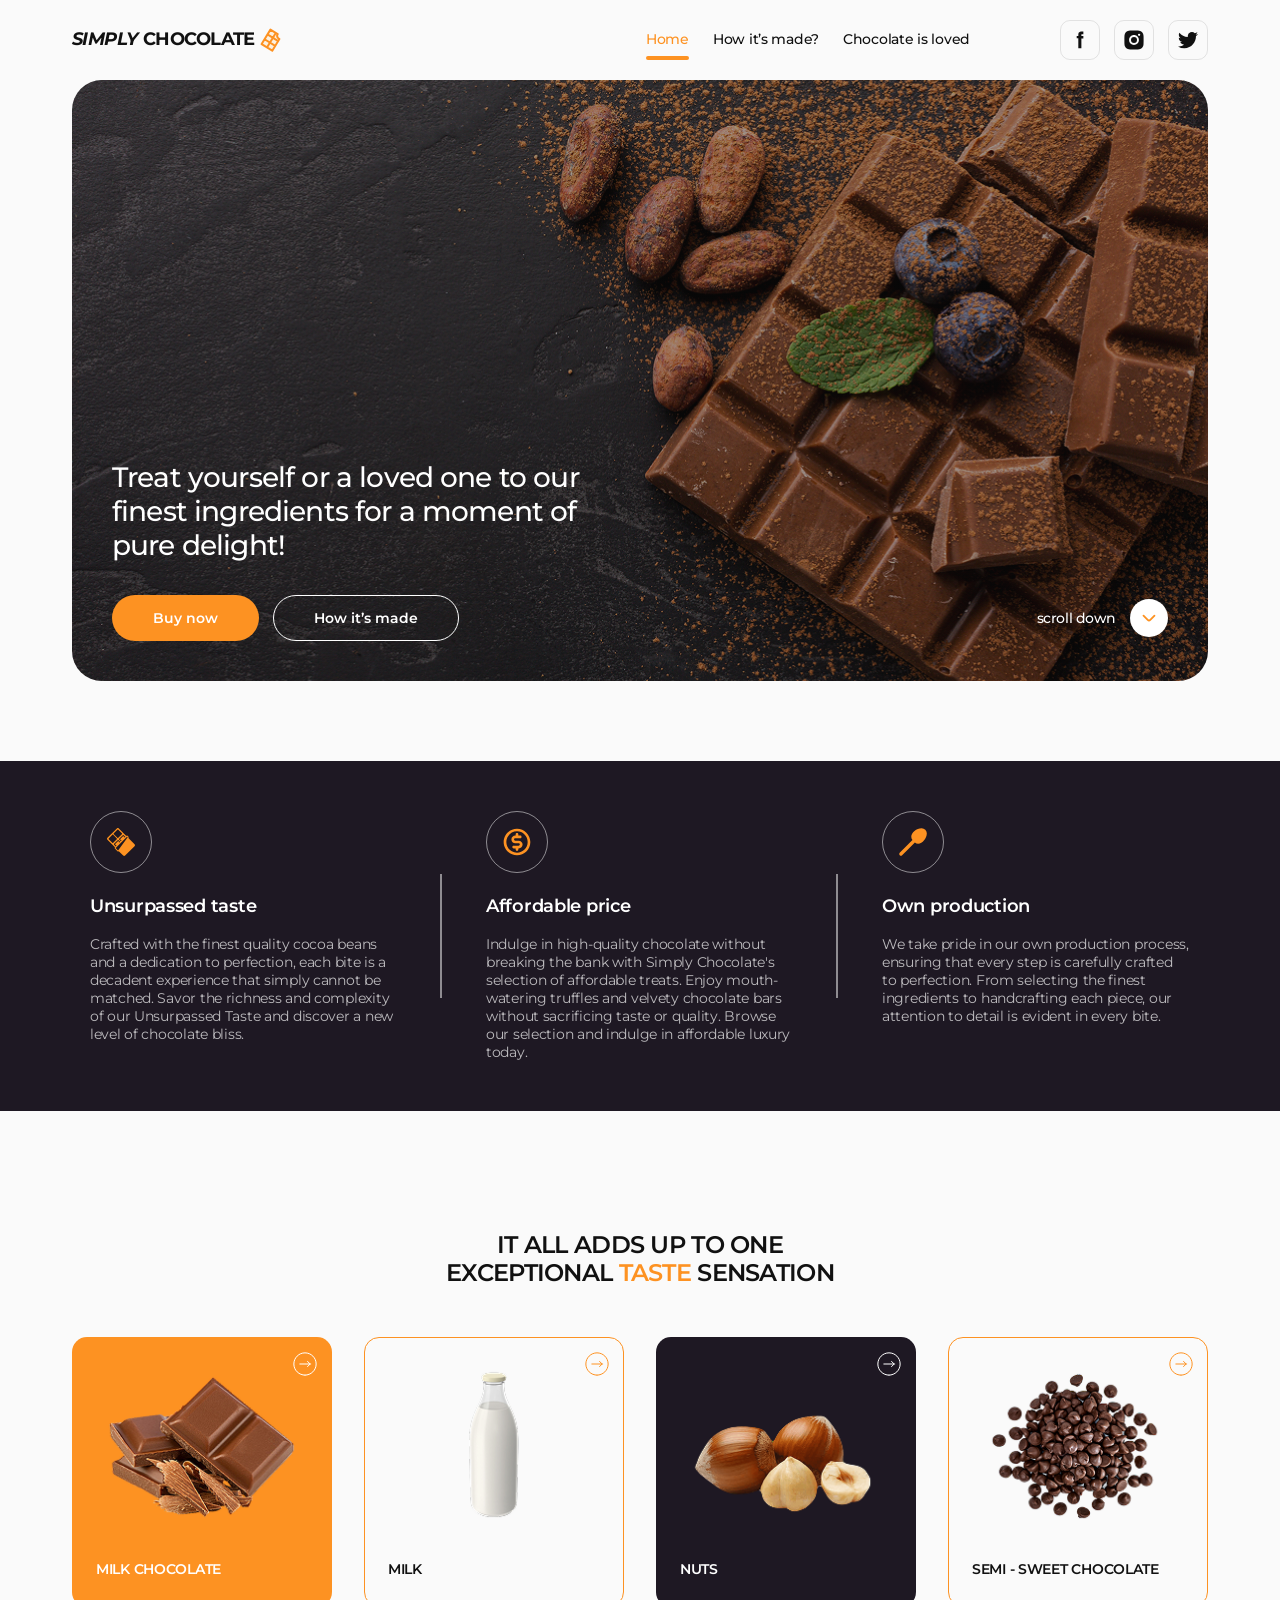
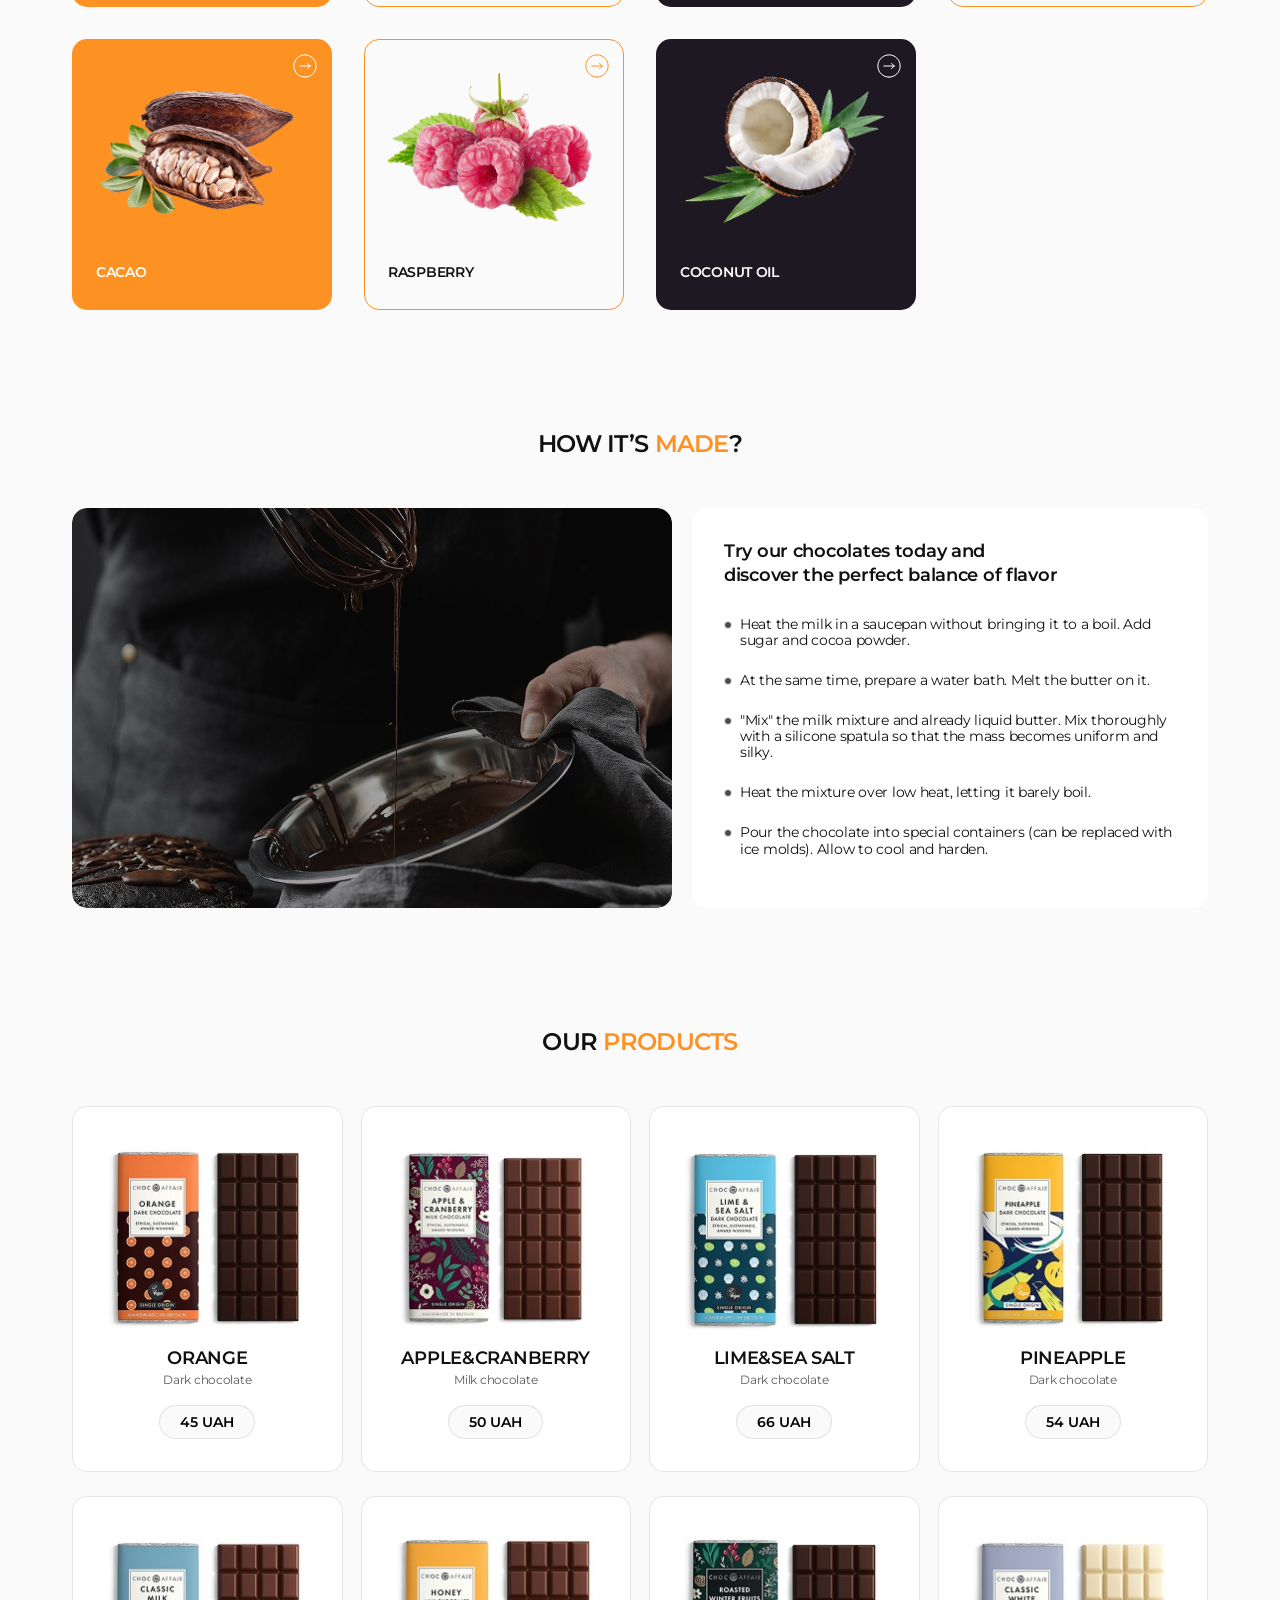
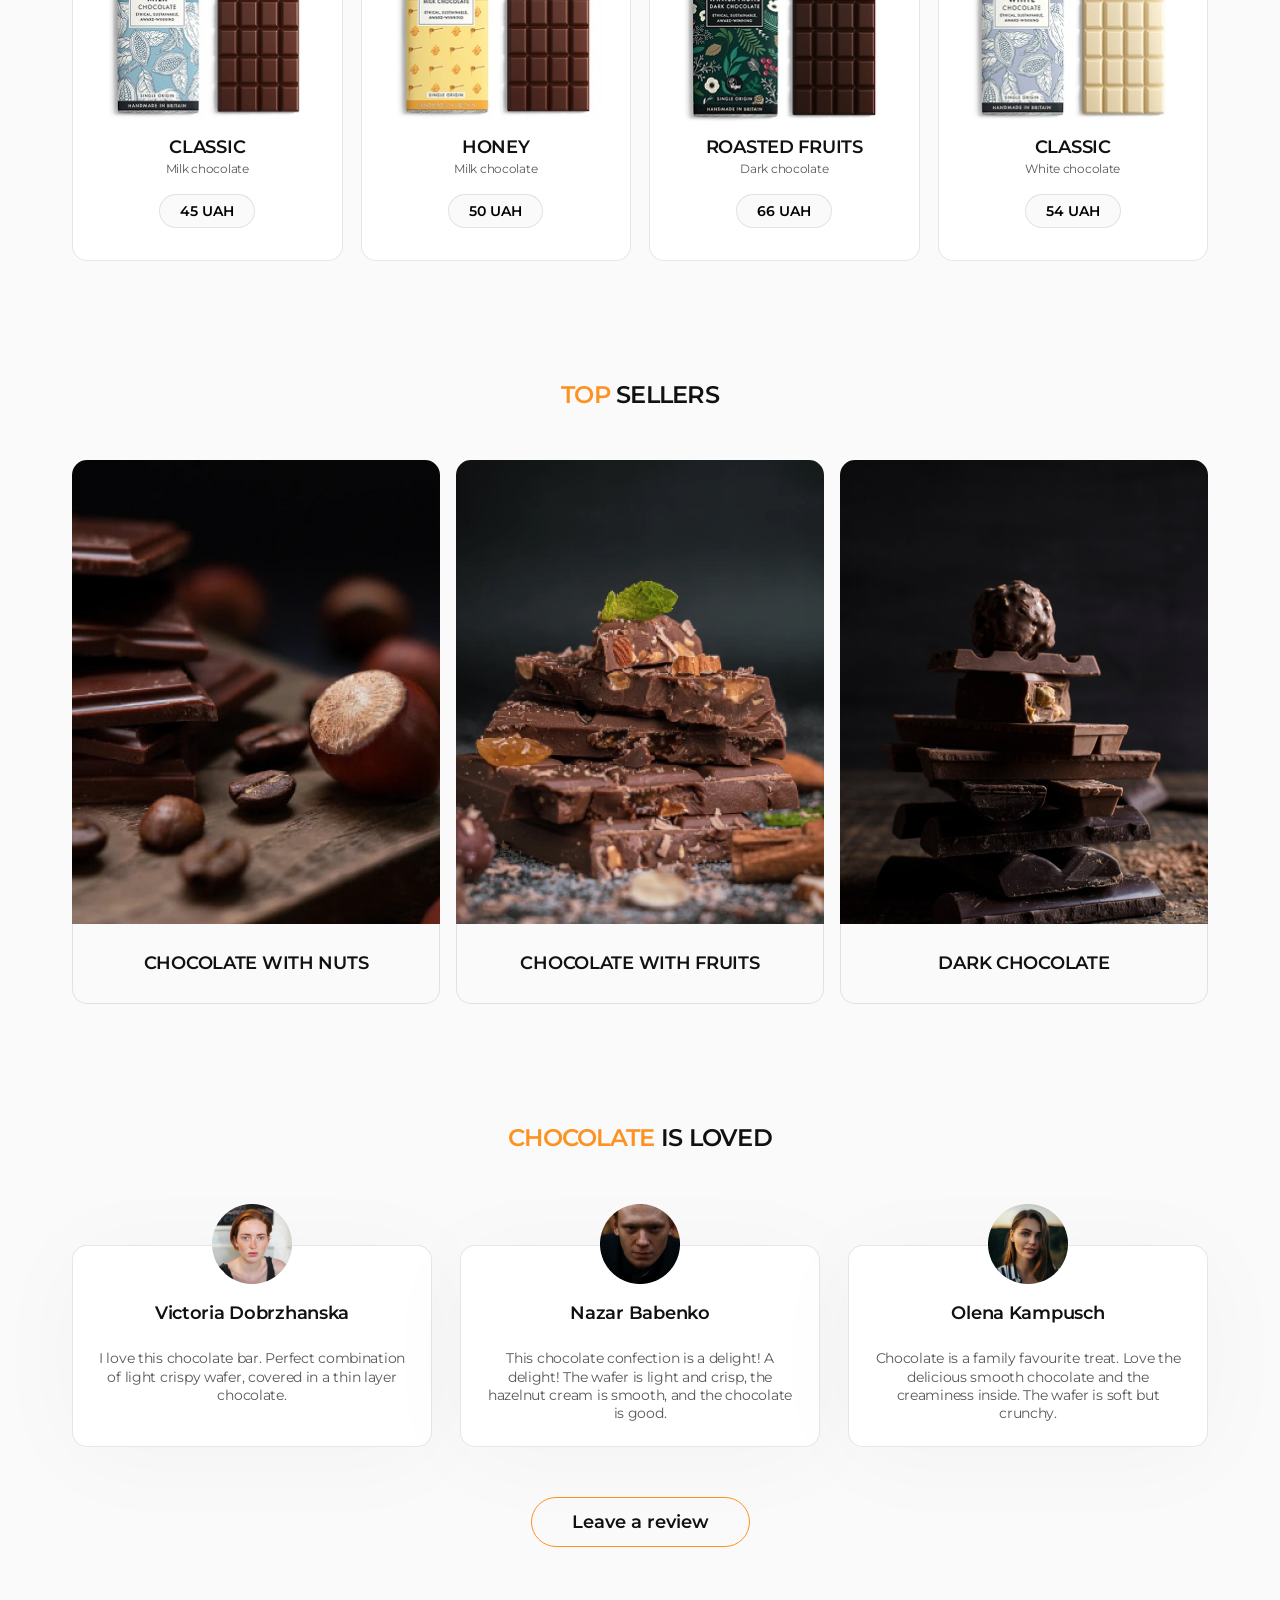
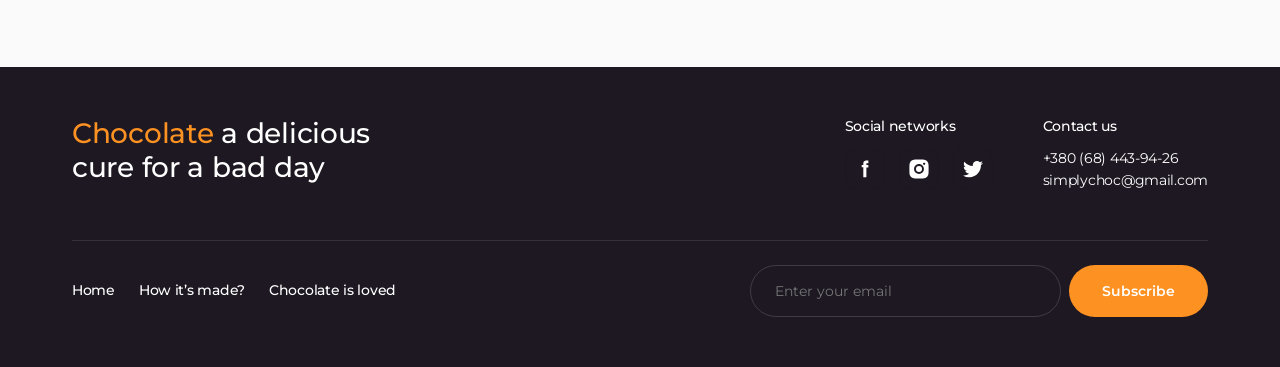
<file: html/module-05/lesson-02/index.html>
<!doctype html>
<html lang="en">
  <head>
    <meta charset="UTF-8" />
    <meta name="viewport" content="width=device-width, initial-scale=1.0" />
    <meta name="keywords" content="dark chocolate milk ..." />
    <meta
      name="description"
      content="Treat yourself or a loved one to our finest ingredients for a moment of pure delight!"
    />
    <title>Simply Chocolate</title>
    <link
      rel="shortcut icon"
      href="./images/favicon.svg"
      type="image/svg+xml"
    />
    <!-- Fonts -->
    <link rel="preconnect" href="https://fonts.googleapis.com" />
    <link rel="preconnect" href="https://fonts.gstatic.com" crossorigin />
    <link
      href="https://fonts.googleapis.com/css2?family=Montserrat:ital,wght@0,100..900;1,100..900&display=swap"
      rel="stylesheet"
    />
    <!-- External libs | Normalize CSS | -->
    <link
      rel="stylesheet"
      href="https://cdn.jsdelivr.net/npm/modern-normalize@3.0.1/modern-normalize.min.css"
    />
    <!-- Custom CSS -->
    <link rel="stylesheet" href="./css/styles.css" />
  </head>
  <body>
    <!-- Header section -->
    <header class="header" id="header">
      <div class="container">
        <nav class="nav">
          <a class="logo" href="./index.html">
            <i class="logo-accent">Simply</i> Chocolate
            <svg class="logo-icon" width="24" height="24">
              <use href="./images/icons.svg#logo"></use>
            </svg>
          </a>
          <ul class="nav-menu">
            <li class="nav-menu-item">
              <a class="nav-menu-link active" href="#home">Home</a>
            </li>
            <li class="nav-menu-item">
              <a class="nav-menu-link" href="#made">How it’s made?</a>
            </li>
            <li class="nav-menu-item">
              <a class="nav-menu-link" href="#reviews">Chocolate is loved</a>
            </li>
          </ul>
        </nav>
        <ul class="socials socials-dark">
          <li class="socials-item">
            <a
              class="socials-link"
              href="https://facebook.com"
              target="_blank"
              rel="noopener noreferrer"
              aria-label="Link to Facebook"
            >
              <svg class="socials-icon" width="24" height="24">
                <use href="./images/icons.svg#facebook"></use>
              </svg>
            </a>
          </li>
          <li class="socials-item">
            <a
              class="socials-link"
              href="https://instagram.com"
              target="_blank"
              rel="noopener noreferrer"
              aria-label="Link to Instagram"
            >
              <svg class="socials-icon" width="24" height="24">
                <use href="./images/icons.svg#instagram"></use>
              </svg>
            </a>
          </li>
          <li class="socials-item">
            <a
              class="socials-link"
              href="https://twitter.com"
              target="_blank"
              rel="noopener noreferrer"
              aria-label="Link to Twitter"
            >
              <svg class="socials-icon" width="24" height="24">
                <use href="./images/icons.svg#twitter"></use>
              </svg>
            </a>
          </li>
        </ul>
      </div>
    </header>

    <!-- Main section -->
    <main>
      <!-- Hero section -->
      <section class="hero" id="home">
        <div class="container">
          <div class="hero-wrapper">
            <h1 class="hero-title">
              Treat yourself or a loved one to our finest ingredients for a
              moment of pure delight!
            </h1>
            <div class="hero-bottom">
              <button class="btn btn-accent" type="button">Buy now</button>
              <button class="btn btn-primary" type="button">
                How it’s made
              </button>
              <a class="hero-link" href="#benefits">
                scroll down
                <span class="hero-link-circle">
                  <svg class="hero-link-icon" width="22" height="22">
                    <use href="./images/icons.svg#arrow-down"></use>
                  </svg>
                </span>
              </a>
            </div>
          </div>
        </div>
      </section>

      <!-- Benefits section -->
      <section class="benefits section" id="benefits">
        <div class="container">
          <h2 class="visually-hidden">Simply chocolate benefits</h2>
          <ul class="benefits-list">
            <li class="benefits-item">
              <div class="benefits-wrapper">
                <svg class="benefits-icon" width="32" height="32">
                  <use href="./images/icons.svg#chocolate"></use>
                </svg>
              </div>
              <h3 class="benefits-caption">Unsurpassed taste</h3>
              <p class="benefits-desc">
                Crafted with the finest quality cocoa beans and a dedication to
                perfection, each bite is a decadent experience that simply
                cannot be matched. Savor the richness and complexity of our
                Unsurpassed Taste and discover a new level of chocolate bliss.
              </p>
            </li>
            <li class="benefits-item">
              <div class="benefits-wrapper">
                <svg class="benefits-icon" width="32" height="32">
                  <use href="./images/icons.svg#coin"></use>
                </svg>
              </div>
              <h3 class="benefits-caption">Affordable price</h3>
              <p class="benefits-desc">
                Indulge in high-quality chocolate without breaking the bank with
                Simply Chocolate's selection of affordable treats. Enjoy
                mouth-watering truffles and velvety chocolate bars without
                sacrificing taste or quality. Browse our selection and indulge
                in affordable luxury today.
              </p>
            </li>
            <li class="benefits-item">
              <div class="benefits-wrapper">
                <svg class="benefits-icon" width="32" height="32">
                  <use href="./images/icons.svg#spoon"></use>
                </svg>
              </div>
              <h3 class="benefits-caption">Own production</h3>
              <p class="benefits-desc">
                We take pride in our own production process, ensuring that every
                step is carefully crafted to perfection. From selecting the
                finest ingredients to handcrafting each piece, our attention to
                detail is evident in every bite.
              </p>
            </li>
          </ul>
        </div>
      </section>

      <!-- Ingredients section -->
      <section class="ingredients section">
        <div class="container">
          <h2 class="ingredients-title section-title">
            It all adds up to one exceptional
            <span class="accent-text">taste</span> sensation
          </h2>
          <ul class="ingredients-list">
            <li class="ingredients-item">
              <button class="ingredients-btn" type="button">
                <svg class="ingredients-btn-icon" width="24" height="24">
                  <use href="./images/icons.svg#arrow"></use>
                </svg>
              </button>
              <img
                class="ingredients-ill"
                src="./images/ingredients/img-1.png"
                alt="MILK CHOCOLATE"
                width="214"
                height="160"
              />
              <h3 class="ingredients-subtitle">MILK CHOCOLATE</h3>
            </li>
            <li class="ingredients-item">
              <button class="ingredients-btn" type="button">
                <svg class="ingredients-btn-icon" width="24" height="24">
                  <use href="./images/icons.svg#arrow"></use>
                </svg>
              </button>
              <img
                class="ingredients-ill"
                src="./images/ingredients/img-2.png"
                alt="MILK"
                width="214"
                height="160"
              />
              <h3 class="ingredients-subtitle">MILK</h3>
            </li>
            <li class="ingredients-item">
              <button class="ingredients-btn" type="button">
                <svg class="ingredients-btn-icon" width="24" height="24">
                  <use href="./images/icons.svg#arrow"></use>
                </svg>
              </button>
              <img
                class="ingredients-ill"
                src="./images/ingredients/img-3.png"
                alt="NUTS"
                width="214"
                height="160"
              />
              <h3 class="ingredients-subtitle">NUTS</h3>
            </li>
            <li class="ingredients-item">
              <button class="ingredients-btn" type="button">
                <svg class="ingredients-btn-icon" width="24" height="24">
                  <use href="./images/icons.svg#arrow"></use>
                </svg>
              </button>
              <img
                class="ingredients-ill"
                src="./images/ingredients/img-4.png"
                alt="SEMI - SWEET CHOCOLATE"
                width="214"
                height="160"
              />
              <h3 class="ingredients-subtitle">SEMI - SWEET CHOCOLATE</h3>
            </li>
            <li class="ingredients-item">
              <button class="ingredients-btn" type="button">
                <svg class="ingredients-btn-icon" width="24" height="24">
                  <use href="./images/icons.svg#arrow"></use>
                </svg>
              </button>
              <img
                class="ingredients-ill"
                src="./images/ingredients/img-5.png"
                alt="CACAO"
                width="214"
                height="160"
              />
              <h3 class="ingredients-subtitle">CACAO</h3>
            </li>
            <li class="ingredients-item">
              <button class="ingredients-btn" type="button">
                <svg class="ingredients-btn-icon" width="24" height="24">
                  <use href="./images/icons.svg#arrow"></use>
                </svg>
              </button>
              <img
                class="ingredients-ill"
                src="./images/ingredients/img-6.png"
                alt="RASPBERRY"
                width="214"
                height="160"
              />
              <h3 class="ingredients-subtitle">RASPBERRY</h3>
            </li>
            <li class="ingredients-item">
              <button class="ingredients-btn" type="button">
                <svg class="ingredients-btn-icon" width="24" height="24">
                  <use href="./images/icons.svg#arrow"></use>
                </svg>
              </button>
              <img
                class="ingredients-ill"
                src="./images/ingredients/img-7.png"
                alt="COCONUT OIL"
                width="214"
                height="160"
              />
              <h3 class="ingredients-subtitle">COCONUT OIL</h3>
            </li>
          </ul>
        </div>
      </section>

      <!-- Made section -->
      <section class="made section" id="made">
        <div class="container">
          <h2 class="made-title section-title">
            How it’s <span class="accent-text">made</span>?
          </h2>
          <div class="made-wrapper">
            <div class="made-left-side">
              <img
                class="made-img"
                src="./images/made/image.jpg"
                alt="Chocolate cooking"
                width="600"
                height="400"
              />
            </div>
            <div class="made-right-side">
              <h3 class="made-caption">
                Try our chocolates today and discover&nbsp;the perfect balance
                of flavor
              </h3>
              <ol class="made-recipe">
                <li class="made-recipe-item">
                  Heat the milk in a saucepan without bringing it to a boil. Add
                  sugar and cocoa powder.
                </li>
                <li class="made-recipe-item">
                  At the same time, prepare a water bath. Melt the butter on it.
                </li>
                <li class="made-recipe-item">
                  "Mix" the milk mixture and already liquid butter. Mix
                  thoroughly with a silicone spatula so that the mass becomes
                  uniform and silky.
                </li>
                <li class="made-recipe-item">
                  Heat the mixture over low heat, letting it barely boil.
                </li>
                <li class="made-recipe-item">
                  Pour the chocolate into special containers (can be replaced
                  with ice molds). Allow to cool and harden.
                </li>
              </ol>
            </div>
          </div>
        </div>
      </section>

      <!-- Products section -->
      <section class="products section">
        <div class="container">
          <h2 class="section-title">
            Our <span class="accent-text">products</span>
          </h2>
          <ul class="products-list">
            <li class="products-item">
              <img
                class="products-ill"
                src="./images/products/img-1.jpg"
                alt="Orange Dark chocolate"
                width="230"
                height="201"
              />
              <h3 class="products-caption">Orange</h3>
              <p class="products-type">Dark chocolate</p>
              <button class="products-btn" type="button">45 UAH</button>
            </li>
            <li class="products-item">
              <img
                class="products-ill"
                src="./images/products/img-2.jpg"
                alt="Apple&Cranberry Milk chocolate"
                width="230"
                height="201"
              />
              <h3 class="products-caption">Apple&Cranberry</h3>
              <p class="products-type">Milk chocolate</p>
              <button class="products-btn" type="button">50 UAH</button>
            </li>
            <li class="products-item">
              <img
                class="products-ill"
                src="./images/products/img-3.jpg"
                alt="Lime&Sea salt Dark chocolate"
                width="230"
                height="201"
              />
              <h3 class="products-caption">Lime&Sea salt</h3>
              <p class="products-type">Dark chocolate</p>
              <button class="products-btn" type="button">66 UAH</button>
            </li>
            <li class="products-item">
              <img
                class="products-ill"
                src="./images/products/img-4.jpg"
                alt="Pineapple Dark chocolate"
                width="230"
                height="201"
              />
              <h3 class="products-caption">Pineapple</h3>
              <p class="products-type">Dark chocolate</p>
              <button class="products-btn" type="button">54 UAH</button>
            </li>
            <li class="products-item">
              <img
                class="products-ill"
                src="./images/products/img-5.jpg"
                alt="Classic Milk chocolate"
                width="230"
                height="201"
              />
              <h3 class="products-caption">Classic</h3>
              <p class="products-type">Milk chocolate</p>
              <button class="products-btn" type="button">45 UAH</button>
            </li>
            <li class="products-item">
              <img
                class="products-ill"
                src="./images/products/img-6.jpg"
                alt="Honey Milk chocolate"
                width="230"
                height="201"
              />
              <h3 class="products-caption">Honey</h3>
              <p class="products-type">Milk chocolate</p>
              <button class="products-btn" type="button">50 UAH</button>
            </li>
            <li class="products-item">
              <img
                class="products-ill"
                src="./images/products/img-7.jpg"
                alt="Roasted fruits Dark chocolate"
                width="230"
                height="201"
              />
              <h3 class="products-caption">Roasted fruits</h3>
              <p class="products-type">Dark chocolate</p>
              <button class="products-btn" type="button">66 UAH</button>
            </li>
            <li class="products-item">
              <img
                class="products-ill"
                src="./images/products/img-8.jpg"
                alt="Classic White chocolate"
                width="230"
                height="201"
              />
              <h3 class="products-caption">Classic</h3>
              <p class="products-type">White chocolate</p>
              <button class="products-btn" type="button">54 UAH</button>
            </li>
          </ul>
        </div>
      </section>

      <!-- Bestsellers section -->
      <section class="bestsellers section">
        <div class="container">
          <h2 class="section-title">
            <span class="accent-text">Top</span> sellers
          </h2>
          <ul class="bestsellers-list">
            <li class="bestsellers-item">
              <div class="bestsellers-thumb">
                <img
                  class="bestsellers-ill"
                  src="./images/bestsellers/img-1.jpg"
                  alt=""
                  width="368"
                  height="464"
                />
                <p class="overlay">
                  Chocolate with fruit is an unbeatable combination of two of
                  the tastiest things in the world. This dessert combines
                  delicate and aromatic chocolate with fresh and juicy fruits,
                  creating a true poetry of taste.
                </p>
              </div>
              <div class="bestsellers-wrapper">
                <h3 class="bestsellers-caption">CHOCOLATE WITH NUTS</h3>
              </div>
            </li>
            <li class="bestsellers-item">
              <div class="bestsellers-thumb">
                <img
                  class="bestsellers-ill"
                  src="./images/bestsellers/img-2.jpg"
                  alt=""
                  width="368"
                  height="464"
                />
                <p class="overlay">
                  Chocolate with fruit is an unbeatable combination of two of
                  the tastiest things in the world. This dessert combines
                  delicate and aromatic chocolate with fresh and juicy fruits,
                  creating a true poetry of taste.
                </p>
              </div>
              <div class="bestsellers-wrapper">
                <h3 class="bestsellers-caption">CHOCOLATE WITH FruIts</h3>
              </div>
            </li>
            <li class="bestsellers-item">
              <div class="bestsellers-thumb">
                <img
                  class="bestsellers-ill"
                  src="./images/bestsellers/img-3.jpg"
                  alt=""
                  width="368"
                  height="464"
                />
                <p class="overlay">
                  Chocolate with fruit is an unbeatable combination of two of
                  the tastiest things in the world. This dessert combines
                  delicate and aromatic chocolate with fresh and juicy fruits,
                  creating a true poetry of taste.
                </p>
              </div>
              <div class="bestsellers-wrapper">
                <h3 class="bestsellers-caption">DARK CHOCOLATE</h3>
              </div>
            </li>
          </ul>
        </div>
      </section>

      <!-- Reviews section -->
      <section class="reviews section" id="reviews">
        <div class="container">
          <h2 class="review-title section-title">
            <span class="accent-text">Chocolate</span> is loved
          </h2>
          <ul class="reviews-list">
            <li class="reviews-item">
              <img
                class="reviews-avatar"
                src="./images/reviews/img-1.png"
                alt="Victoria Dobrzhanska"
                width="80"
                height="80"
              />
              <h3 class="reviews-author">Victoria Dobrzhanska</h3>
              <p class="reviews-text">
                I love this chocolate bar. Perfect combination of light crispy
                wafer, covered in a thin layer chocolate.
              </p>
            </li>
            <li class="reviews-item">
              <img
                class="reviews-avatar"
                src="./images/reviews/img-2.png"
                alt="Nazar Babenko"
                width="80"
                height="80"
              />
              <h3 class="reviews-author">Nazar Babenko</h3>
              <p class="reviews-text">
                This chocolate confection is a delight! A delight! The wafer is
                light and crisp, the hazelnut cream is smooth, and the chocolate
                is good.
              </p>
            </li>
            <li class="reviews-item">
              <img
                class="reviews-avatar"
                src="./images/reviews/img-3.png"
                alt="Olena Kampusch"
                width="80"
                height="80"
              />
              <h3 class="reviews-author">Olena Kampusch</h3>
              <p class="reviews-text">
                Chocolate is a family favourite treat. Love the delicious smooth
                chocolate and the creaminess inside. The wafer is soft but
                crunchy.
              </p>
            </li>
          </ul>
          <button class="btn btn-secondary" type="button" id="openModalBtn">
            Leave a review
          </button>
        </div>
      </section>
    </main>

    <!-- Footer section -->
    <footer class="footer">
      <div class="container">
        <div class="footer-top">
          <p class="footer-slogan">
            <span class="accent-text">Chocolate</span> a delicious cure for a
            bad day
          </p>
          <div class="footer-wrapper">
            <p class="footer-caption">Social networks</p>
            <ul class="socials socials-light">
              <li class="socials-item">
                <a
                  class="socials-link"
                  href="https://facebook.com"
                  target="_blank"
                  rel="noopener noreferrer"
                  aria-label="Link to Facebook"
                >
                  <svg class="socials-icon" width="24" height="24">
                    <use href="./images/icons.svg#facebook"></use>
                  </svg>
                </a>
              </li>
              <li class="socials-item">
                <a
                  class="socials-link"
                  href="https://instagram.com"
                  target="_blank"
                  rel="noopener noreferrer"
                  aria-label="Link to Instagram"
                >
                  <svg class="socials-icon" width="24" height="24">
                    <use href="./images/icons.svg#instagram"></use>
                  </svg>
                </a>
              </li>
              <li class="socials-item">
                <a
                  class="socials-link"
                  href="https://twitter.com"
                  target="_blank"
                  rel="noopener noreferrer"
                  aria-label="Link to Twitter"
                >
                  <svg class="socials-icon" width="24" height="24">
                    <use href="./images/icons.svg#twitter"></use>
                  </svg>
                </a>
              </li>
            </ul>
          </div>

          <address class="footer-address">
            <p class="footer-caption">Contact us</p>
            <ul class="footer-contatcs">
              <li class="footer-contatcs-item">
                <a class="footer-contatcs-link" href="tel:+380684439426">
                  +380 (68) 443-94-26
                </a>
              </li>
              <li class="footer-contatcs-item">
                <a
                  class="footer-contatcs-link"
                  href="mailto:simplychoc@gmail.com"
                >
                  simplychoc@gmail.com
                </a>
              </li>
            </ul>
          </address>
        </div>

        <div class="footer-bottom">
          <ul class="menu">
            <li class="menu-item">
              <a class="menu-link" href="#home">Home</a>
            </li>
            <li class="menu-item">
              <a class="menu-link" href="#made">How it’s made?</a>
            </li>
            <li class="menu-item">
              <a class="menu-link" href="#reviews">Chocolate is loved</a>
            </li>
          </ul>

          <form class="footer-form" name="subscribeForm">
            <label class="footer-form-label">
              <input
                class="footer-form-field"
                type="email"
                name="email"
                placeholder="Enter your email"
              />
            </label>
            <button class="btn btn-accent footer-btn" type="submit">
              Subscribe
            </button>
          </form>
        </div>
      </div>
    </footer>

    <!-- Modal window -->
    <div class="backdrop">
      <div class="modal">
        <button class="modal-btn" type="button" aria-label="Close modal button">
          <svg class="modal-btn-icon" width="28" height="28">
            <use href="./images/icons.svg#close"></use>
          </svg>
        </button>
        <p class="modal-slogan">
          LEAVE A REVIEW ABOUT <span class="accent-text">OUR CHOCOLATE</span>
        </p>

        <form class="feedback-form" name="feedback">
          <div class="feedback-wrapper">
            <label class="feedback-label" for="userName">Name</label>
            <div class="feedback-field">
              <input
                class="feedback-input"
                type="text"
                id="userName"
                name="userName"
                required
                pattern="^[a-zA-Z]+\s[a-zA-Z]+$"
                title="Username must be two words separated by space"
              />
              <svg class="feedback-icon" width="24" height="24">
                <use href="./images/icons.svg#user"></use>
              </svg>
              <svg class="error-icon" width="24" height="24">
                <use href="./images/icons.svg#error"></use>
              </svg>
            </div>
          </div>

          <div class="feedback-wrapper">
            <label class="feedback-label" for="userEmail">Email</label>
            <div class="feedback-field">
              <input
                class="feedback-input"
                type="email"
                id="userEmail"
                name="userEmail"
                required
              />
              <svg class="feedback-icon" width="24" height="24">
                <use href="./images/icons.svg#email"></use>
              </svg>
              <svg class="error-icon" width="24" height="24">
                <use href="./images/icons.svg#error"></use>
              </svg>
            </div>
          </div>

          <div class="feedback-wrapper">
            <label class="feedback-label" for="userPhone">Phone number</label>
            <div class="feedback-field">
              <input
                class="feedback-input"
                type="tel"
                id="userPhone"
                name="userPhone"
              />
              <svg class="feedback-icon" width="24" height="24">
                <use href="./images/icons.svg#phone"></use>
              </svg>
            </div>
          </div>

          <div class="feedback-wrapper">
            <label class="feedback-label" for="userComment">Comment</label>
            <textarea
              class="feedback-comment"
              name="userComment"
              id="userComment"
              rows="4"
              placeholder="Enter text"
              minlength="20"
              maxlength="1000"
              required
            ></textarea>
            <span class="counter-face"> <span id="counter">0</span>/1000 </span>
          </div>

          <label class="feedback-agreement">
            <input
              class="feedback-checkbox visually-hidden"
              type="checkbox"
              name="userAgreement"
              id="userAgreement"
              value="true"
              checked
            />
            <span class="feedback-toggler">
              <svg class="feedback-toggler-icon" width="10" height="10">
                <use href="./images/icons.svg#check"></use>
              </svg>
            </span>
            I accept the terms and conditions of the
            <a class="feedback-link" href="#">Privacy Policy</a>
          </label>

          <button class="btn btn-accent" type="submit">Send</button>
        </form>
      </div>
    </div>

    <script type="module" src="./script/app.js"></script>
  </body>
</html>
</file>
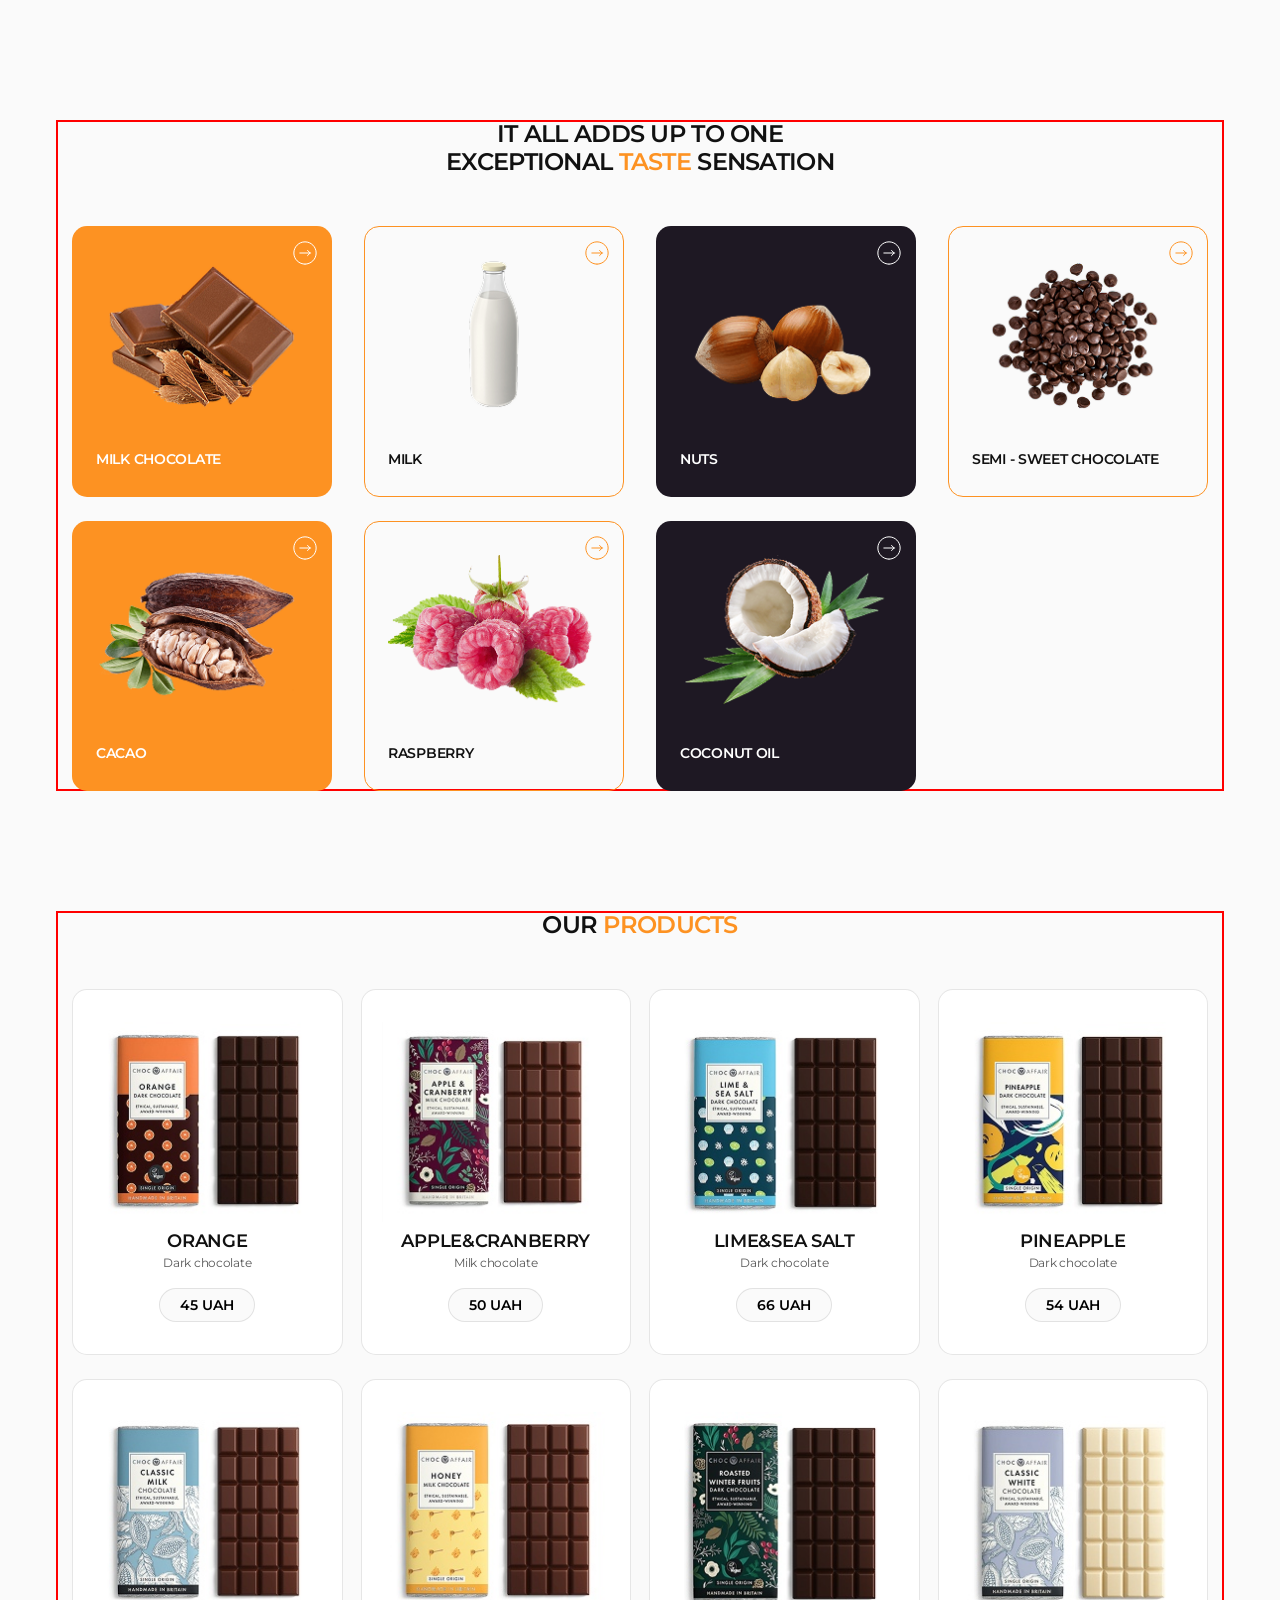
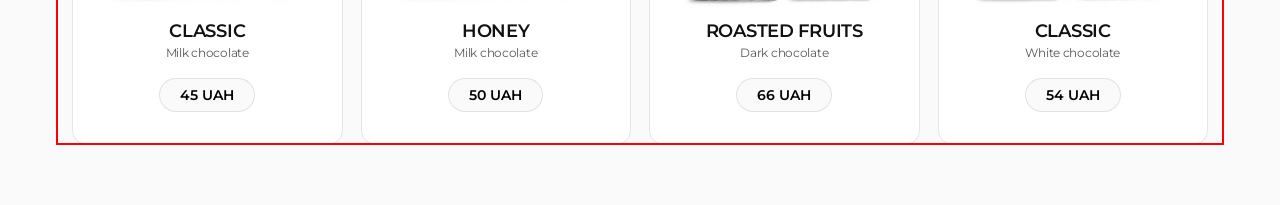
<file: html/module-06/lesson-01/index.html>
<!doctype html>
<html lang="en">
  <head>
    <meta charset="UTF-8" />
    <meta name="viewport" content="width=device-width, initial-scale=1.0" />
    <meta name="keywords" content="dark chocolate milk ..." />
    <meta
      name="description"
      content="Treat yourself or a loved one to our finest ingredients for a moment of pure delight!"
    />
    <title>Simply Chocolate</title>
    <link
      rel="shortcut icon"
      href="./images/favicon.svg"
      type="image/svg+xml"
    />
    <!-- Fonts -->
    <link rel="preconnect" href="https://fonts.googleapis.com" />
    <link rel="preconnect" href="https://fonts.gstatic.com" crossorigin />
    <link
      href="https://fonts.googleapis.com/css2?family=Montserrat:ital,wght@0,100..900;1,100..900&display=swap"
      rel="stylesheet"
    />
    <!-- External libs | Normalize CSS | -->
    <link
      rel="stylesheet"
      href="https://cdn.jsdelivr.net/npm/modern-normalize@3.0.1/modern-normalize.min.css"
    />
    <!-- Custom CSS -->
    <link rel="stylesheet" href="./css/styles.css" />
  </head>
  <body>
    <!-- Header section -->
    <header class="header hide" id="header">
      <div class="container">
        <nav class="nav">
          <a class="logo" href="./index.html">
            <i class="logo-accent">Simply</i> Chocolate
            <svg class="logo-icon" width="24" height="24">
              <use href="./images/icons.svg#logo"></use>
            </svg>
          </a>
          <ul class="nav-menu">
            <li class="nav-menu-item">
              <a class="nav-menu-link active" href="#home">Home</a>
            </li>
            <li class="nav-menu-item">
              <a class="nav-menu-link" href="#made">How it’s made?</a>
            </li>
            <li class="nav-menu-item">
              <a class="nav-menu-link" href="#reviews">Chocolate is loved</a>
            </li>
          </ul>
        </nav>
        <ul class="socials socials-dark">
          <li class="socials-item">
            <a
              class="socials-link"
              href="https://facebook.com"
              target="_blank"
              rel="noopener noreferrer"
              aria-label="Link to Facebook"
            >
              <svg class="socials-icon" width="24" height="24">
                <use href="./images/icons.svg#facebook"></use>
              </svg>
            </a>
          </li>
          <li class="socials-item">
            <a
              class="socials-link"
              href="https://instagram.com"
              target="_blank"
              rel="noopener noreferrer"
              aria-label="Link to Instagram"
            >
              <svg class="socials-icon" width="24" height="24">
                <use href="./images/icons.svg#instagram"></use>
              </svg>
            </a>
          </li>
          <li class="socials-item">
            <a
              class="socials-link"
              href="https://twitter.com"
              target="_blank"
              rel="noopener noreferrer"
              aria-label="Link to Twitter"
            >
              <svg class="socials-icon" width="24" height="24">
                <use href="./images/icons.svg#twitter"></use>
              </svg>
            </a>
          </li>
        </ul>
      </div>
    </header>

    <!-- Main section -->
    <main>
      <!-- Hero section -->
      <section class="hero hide" id="home">
        <div class="container">
          <div class="hero-wrapper">
            <h1 class="hero-title">
              Treat yourself or a loved one to our finest ingredients for a
              moment of pure delight!
            </h1>
            <div class="hero-bottom">
              <button class="btn btn-accent" type="button">Buy now</button>
              <button class="btn btn-primary" type="button">
                How it’s made
              </button>
              <a class="hero-link" href="#benefits">
                scroll down
                <span class="hero-link-circle">
                  <svg class="hero-link-icon" width="22" height="22">
                    <use href="./images/icons.svg#arrow-down"></use>
                  </svg>
                </span>
              </a>
            </div>
          </div>
        </div>
      </section>

      <!-- Benefits section -->
      <section class="benefits section hide" id="benefits">
        <div class="container">
          <h2 class="visually-hidden">Simply chocolate benefits</h2>
          <ul class="benefits-list">
            <li class="benefits-item">
              <div class="benefits-wrapper">
                <svg class="benefits-icon" width="32" height="32">
                  <use href="./images/icons.svg#chocolate"></use>
                </svg>
              </div>
              <h3 class="benefits-caption">Unsurpassed taste</h3>
              <p class="benefits-desc">
                Crafted with the finest quality cocoa beans and a dedication to
                perfection, each bite is a decadent experience that simply
                cannot be matched. Savor the richness and complexity of our
                Unsurpassed Taste and discover a new level of chocolate bliss.
              </p>
            </li>
            <li class="benefits-item">
              <div class="benefits-wrapper">
                <svg class="benefits-icon" width="32" height="32">
                  <use href="./images/icons.svg#coin"></use>
                </svg>
              </div>
              <h3 class="benefits-caption">Affordable price</h3>
              <p class="benefits-desc">
                Indulge in high-quality chocolate without breaking the bank with
                Simply Chocolate's selection of affordable treats. Enjoy
                mouth-watering truffles and velvety chocolate bars without
                sacrificing taste or quality. Browse our selection and indulge
                in affordable luxury today.
              </p>
            </li>
            <li class="benefits-item">
              <div class="benefits-wrapper">
                <svg class="benefits-icon" width="32" height="32">
                  <use href="./images/icons.svg#spoon"></use>
                </svg>
              </div>
              <h3 class="benefits-caption">Own production</h3>
              <p class="benefits-desc">
                We take pride in our own production process, ensuring that every
                step is carefully crafted to perfection. From selecting the
                finest ingredients to handcrafting each piece, our attention to
                detail is evident in every bite.
              </p>
            </li>
          </ul>
        </div>
      </section>

      <!-- Ingredients section -->
      <section class="ingredients section">
        <div class="container">
          <h2 class="ingredients-title section-title">
            It all adds up to one exceptional
            <span class="accent-text">taste</span> sensation
          </h2>
          <ul class="ingredients-list">
            <li class="ingredients-item">
              <button class="ingredients-btn" type="button">
                <svg class="ingredients-btn-icon" width="24" height="24">
                  <use href="./images/icons.svg#arrow"></use>
                </svg>
              </button>
              <img
                class="ingredients-ill"
                src="./images/ingredients/img-1.png"
                alt="MILK CHOCOLATE"
                width="214"
                height="160"
              />
              <h3 class="ingredients-subtitle">MILK CHOCOLATE</h3>
            </li>
            <li class="ingredients-item">
              <button class="ingredients-btn" type="button">
                <svg class="ingredients-btn-icon" width="24" height="24">
                  <use href="./images/icons.svg#arrow"></use>
                </svg>
              </button>
              <img
                class="ingredients-ill"
                src="./images/ingredients/img-2.png"
                alt="MILK"
                width="214"
                height="160"
              />
              <h3 class="ingredients-subtitle">MILK</h3>
            </li>
            <li class="ingredients-item">
              <button class="ingredients-btn" type="button">
                <svg class="ingredients-btn-icon" width="24" height="24">
                  <use href="./images/icons.svg#arrow"></use>
                </svg>
              </button>
              <img
                class="ingredients-ill"
                src="./images/ingredients/img-3.png"
                alt="NUTS"
                width="214"
                height="160"
              />
              <h3 class="ingredients-subtitle">NUTS</h3>
            </li>
            <li class="ingredients-item">
              <button class="ingredients-btn" type="button">
                <svg class="ingredients-btn-icon" width="24" height="24">
                  <use href="./images/icons.svg#arrow"></use>
                </svg>
              </button>
              <img
                class="ingredients-ill"
                src="./images/ingredients/img-4.png"
                alt="SEMI - SWEET CHOCOLATE"
                width="214"
                height="160"
              />
              <h3 class="ingredients-subtitle">SEMI - SWEET CHOCOLATE</h3>
            </li>
            <li class="ingredients-item">
              <button class="ingredients-btn" type="button">
                <svg class="ingredients-btn-icon" width="24" height="24">
                  <use href="./images/icons.svg#arrow"></use>
                </svg>
              </button>
              <img
                class="ingredients-ill"
                src="./images/ingredients/img-5.png"
                alt="CACAO"
                width="214"
                height="160"
              />
              <h3 class="ingredients-subtitle">CACAO</h3>
            </li>
            <li class="ingredients-item">
              <button class="ingredients-btn" type="button">
                <svg class="ingredients-btn-icon" width="24" height="24">
                  <use href="./images/icons.svg#arrow"></use>
                </svg>
              </button>
              <img
                class="ingredients-ill"
                src="./images/ingredients/img-6.png"
                alt="RASPBERRY"
                width="214"
                height="160"
              />
              <h3 class="ingredients-subtitle">RASPBERRY</h3>
            </li>
            <li class="ingredients-item">
              <button class="ingredients-btn" type="button">
                <svg class="ingredients-btn-icon" width="24" height="24">
                  <use href="./images/icons.svg#arrow"></use>
                </svg>
              </button>
              <img
                class="ingredients-ill"
                src="./images/ingredients/img-7.png"
                alt="COCONUT OIL"
                width="214"
                height="160"
              />
              <h3 class="ingredients-subtitle">COCONUT OIL</h3>
            </li>
          </ul>
        </div>
      </section>

      <!-- Made section -->
      <section class="made section hide" id="made">
        <div class="container">
          <h2 class="made-title section-title">
            How it’s <span class="accent-text">made</span>?
          </h2>
          <div class="made-wrapper">
            <div class="made-left-side">
              <img
                class="made-img"
                src="./images/made/image.jpg"
                alt="Chocolate cooking"
                width="600"
                height="400"
              />
            </div>
            <div class="made-right-side">
              <h3 class="made-caption">
                Try our chocolates today and discover&nbsp;the perfect balance
                of flavor
              </h3>
              <ol class="made-recipe">
                <li class="made-recipe-item">
                  Heat the milk in a saucepan without bringing it to a boil. Add
                  sugar and cocoa powder.
                </li>
                <li class="made-recipe-item">
                  At the same time, prepare a water bath. Melt the butter on it.
                </li>
                <li class="made-recipe-item">
                  "Mix" the milk mixture and already liquid butter. Mix
                  thoroughly with a silicone spatula so that the mass becomes
                  uniform and silky.
                </li>
                <li class="made-recipe-item">
                  Heat the mixture over low heat, letting it barely boil.
                </li>
                <li class="made-recipe-item">
                  Pour the chocolate into special containers (can be replaced
                  with ice molds). Allow to cool and harden.
                </li>
              </ol>
            </div>
          </div>
        </div>
      </section>

      <!-- Products section -->
      <section class="products section">
        <div class="container">
          <h2 class="section-title">
            Our <span class="accent-text">products</span>
          </h2>
          <ul class="products-list">
            <li class="products-item">
              <img
                class="products-ill"
                src="./images/products/img-1.jpg"
                alt="Orange Dark chocolate"
                width="230"
                height="201"
              />
              <h3 class="products-caption">Orange</h3>
              <p class="products-type">Dark chocolate</p>
              <button class="products-btn" type="button">45 UAH</button>
            </li>
            <li class="products-item">
              <img
                class="products-ill"
                src="./images/products/img-2.jpg"
                alt="Apple&Cranberry Milk chocolate"
                width="230"
                height="201"
              />
              <h3 class="products-caption">Apple&Cranberry</h3>
              <p class="products-type">Milk chocolate</p>
              <button class="products-btn" type="button">50 UAH</button>
            </li>
            <li class="products-item">
              <img
                class="products-ill"
                src="./images/products/img-3.jpg"
                alt="Lime&Sea salt Dark chocolate"
                width="230"
                height="201"
              />
              <h3 class="products-caption">Lime&Sea salt</h3>
              <p class="products-type">Dark chocolate</p>
              <button class="products-btn" type="button">66 UAH</button>
            </li>
            <li class="products-item">
              <img
                class="products-ill"
                src="./images/products/img-4.jpg"
                alt="Pineapple Dark chocolate"
                width="230"
                height="201"
              />
              <h3 class="products-caption">Pineapple</h3>
              <p class="products-type">Dark chocolate</p>
              <button class="products-btn" type="button">54 UAH</button>
            </li>
            <li class="products-item">
              <img
                class="products-ill"
                src="./images/products/img-5.jpg"
                alt="Classic Milk chocolate"
                width="230"
                height="201"
              />
              <h3 class="products-caption">Classic</h3>
              <p class="products-type">Milk chocolate</p>
              <button class="products-btn" type="button">45 UAH</button>
            </li>
            <li class="products-item">
              <img
                class="products-ill"
                src="./images/products/img-6.jpg"
                alt="Honey Milk chocolate"
                width="230"
                height="201"
              />
              <h3 class="products-caption">Honey</h3>
              <p class="products-type">Milk chocolate</p>
              <button class="products-btn" type="button">50 UAH</button>
            </li>
            <li class="products-item">
              <img
                class="products-ill"
                src="./images/products/img-7.jpg"
                alt="Roasted fruits Dark chocolate"
                width="230"
                height="201"
              />
              <h3 class="products-caption">Roasted fruits</h3>
              <p class="products-type">Dark chocolate</p>
              <button class="products-btn" type="button">66 UAH</button>
            </li>
            <li class="products-item">
              <img
                class="products-ill"
                src="./images/products/img-8.jpg"
                alt="Classic White chocolate"
                width="230"
                height="201"
              />
              <h3 class="products-caption">Classic</h3>
              <p class="products-type">White chocolate</p>
              <button class="products-btn" type="button">54 UAH</button>
            </li>
          </ul>
        </div>
      </section>

      <!-- Bestsellers section -->
      <section class="bestsellers section hide">
        <div class="container">
          <h2 class="section-title">
            <span class="accent-text">Top</span> sellers
          </h2>
          <ul class="bestsellers-list">
            <li class="bestsellers-item">
              <div class="bestsellers-thumb">
                <img
                  class="bestsellers-ill"
                  src="./images/bestsellers/img-1.jpg"
                  alt=""
                  width="368"
                  height="464"
                />
                <p class="overlay">
                  Chocolate with fruit is an unbeatable combination of two of
                  the tastiest things in the world. This dessert combines
                  delicate and aromatic chocolate with fresh and juicy fruits,
                  creating a true poetry of taste.
                </p>
              </div>
              <div class="bestsellers-wrapper">
                <h3 class="bestsellers-caption">CHOCOLATE WITH NUTS</h3>
              </div>
            </li>
            <li class="bestsellers-item">
              <div class="bestsellers-thumb">
                <img
                  class="bestsellers-ill"
                  src="./images/bestsellers/img-2.jpg"
                  alt=""
                  width="368"
                  height="464"
                />
                <p class="overlay">
                  Chocolate with fruit is an unbeatable combination of two of
                  the tastiest things in the world. This dessert combines
                  delicate and aromatic chocolate with fresh and juicy fruits,
                  creating a true poetry of taste.
                </p>
              </div>
              <div class="bestsellers-wrapper">
                <h3 class="bestsellers-caption">CHOCOLATE WITH FruIts</h3>
              </div>
            </li>
            <li class="bestsellers-item">
              <div class="bestsellers-thumb">
                <img
                  class="bestsellers-ill"
                  src="./images/bestsellers/img-3.jpg"
                  alt=""
                  width="368"
                  height="464"
                />
                <p class="overlay">
                  Chocolate with fruit is an unbeatable combination of two of
                  the tastiest things in the world. This dessert combines
                  delicate and aromatic chocolate with fresh and juicy fruits,
                  creating a true poetry of taste.
                </p>
              </div>
              <div class="bestsellers-wrapper">
                <h3 class="bestsellers-caption">DARK CHOCOLATE</h3>
              </div>
            </li>
          </ul>
        </div>
      </section>

      <!-- Reviews section -->
      <section class="reviews section hide" id="reviews">
        <div class="container">
          <h2 class="review-title section-title">
            <span class="accent-text">Chocolate</span> is loved
          </h2>
          <ul class="reviews-list">
            <li class="reviews-item">
              <img
                class="reviews-avatar"
                src="./images/reviews/img-1.png"
                alt="Victoria Dobrzhanska"
                width="80"
                height="80"
              />
              <h3 class="reviews-author">Victoria Dobrzhanska</h3>
              <p class="reviews-text">
                I love this chocolate bar. Perfect combination of light crispy
                wafer, covered in a thin layer chocolate.
              </p>
            </li>
            <li class="reviews-item">
              <img
                class="reviews-avatar"
                src="./images/reviews/img-2.png"
                alt="Nazar Babenko"
                width="80"
                height="80"
              />
              <h3 class="reviews-author">Nazar Babenko</h3>
              <p class="reviews-text">
                This chocolate confection is a delight! A delight! The wafer is
                light and crisp, the hazelnut cream is smooth, and the chocolate
                is good.
              </p>
            </li>
            <li class="reviews-item">
              <img
                class="reviews-avatar"
                src="./images/reviews/img-3.png"
                alt="Olena Kampusch"
                width="80"
                height="80"
              />
              <h3 class="reviews-author">Olena Kampusch</h3>
              <p class="reviews-text">
                Chocolate is a family favourite treat. Love the delicious smooth
                chocolate and the creaminess inside. The wafer is soft but
                crunchy.
              </p>
            </li>
          </ul>
          <button class="btn btn-secondary" type="button" id="openModalBtn">
            Leave a review
          </button>
        </div>
      </section>
    </main>

    <!-- Footer section -->
    <footer class="footer hide">
      <div class="container">
        <div class="footer-top">
          <p class="footer-slogan">
            <span class="accent-text">Chocolate</span> a delicious cure for a
            bad day
          </p>
          <div class="footer-wrapper">
            <p class="footer-caption">Social networks</p>
            <ul class="socials socials-light">
              <li class="socials-item">
                <a
                  class="socials-link"
                  href="https://facebook.com"
                  target="_blank"
                  rel="noopener noreferrer"
                  aria-label="Link to Facebook"
                >
                  <svg class="socials-icon" width="24" height="24">
                    <use href="./images/icons.svg#facebook"></use>
                  </svg>
                </a>
              </li>
              <li class="socials-item">
                <a
                  class="socials-link"
                  href="https://instagram.com"
                  target="_blank"
                  rel="noopener noreferrer"
                  aria-label="Link to Instagram"
                >
                  <svg class="socials-icon" width="24" height="24">
                    <use href="./images/icons.svg#instagram"></use>
                  </svg>
                </a>
              </li>
              <li class="socials-item">
                <a
                  class="socials-link"
                  href="https://twitter.com"
                  target="_blank"
                  rel="noopener noreferrer"
                  aria-label="Link to Twitter"
                >
                  <svg class="socials-icon" width="24" height="24">
                    <use href="./images/icons.svg#twitter"></use>
                  </svg>
                </a>
              </li>
            </ul>
          </div>

          <address class="footer-address">
            <p class="footer-caption">Contact us</p>
            <ul class="footer-contatcs">
              <li class="footer-contatcs-item">
                <a class="footer-contatcs-link" href="tel:+380684439426">
                  +380 (68) 443-94-26
                </a>
              </li>
              <li class="footer-contatcs-item">
                <a
                  class="footer-contatcs-link"
                  href="mailto:simplychoc@gmail.com"
                >
                  simplychoc@gmail.com
                </a>
              </li>
            </ul>
          </address>
        </div>

        <div class="footer-bottom">
          <ul class="menu">
            <li class="menu-item">
              <a class="menu-link" href="#home">Home</a>
            </li>
            <li class="menu-item">
              <a class="menu-link" href="#made">How it’s made?</a>
            </li>
            <li class="menu-item">
              <a class="menu-link" href="#reviews">Chocolate is loved</a>
            </li>
          </ul>

          <form class="footer-form" name="subscribeForm">
            <label class="footer-form-label">
              <input
                class="footer-form-field"
                type="email"
                name="email"
                placeholder="Enter your email"
              />
            </label>
            <button class="btn btn-accent footer-btn" type="submit">
              Subscribe
            </button>
          </form>
        </div>
      </div>
    </footer>

    <!-- Modal window -->
    <div class="backdrop">
      <div class="modal">
        <button class="modal-btn" type="button" aria-label="Close modal button">
          <svg class="modal-btn-icon" width="28" height="28">
            <use href="./images/icons.svg#close"></use>
          </svg>
        </button>
        <p class="modal-slogan">
          LEAVE A REVIEW ABOUT <span class="accent-text">OUR CHOCOLATE</span>
        </p>

        <form class="feedback-form" name="feedback">
          <div class="feedback-wrapper">
            <label class="feedback-label" for="userName">Name</label>
            <div class="feedback-field">
              <input
                class="feedback-input"
                type="text"
                id="userName"
                name="userName"
                required
                pattern="^[a-zA-Z]+\s[a-zA-Z]+$"
                title="Username must be two words separated by space"
              />
              <svg class="feedback-icon" width="24" height="24">
                <use href="./images/icons.svg#user"></use>
              </svg>
              <svg class="error-icon" width="24" height="24">
                <use href="./images/icons.svg#error"></use>
              </svg>
            </div>
          </div>

          <div class="feedback-wrapper">
            <label class="feedback-label" for="userEmail">Email</label>
            <div class="feedback-field">
              <input
                class="feedback-input"
                type="email"
                id="userEmail"
                name="userEmail"
                required
              />
              <svg class="feedback-icon" width="24" height="24">
                <use href="./images/icons.svg#email"></use>
              </svg>
              <svg class="error-icon" width="24" height="24">
                <use href="./images/icons.svg#error"></use>
              </svg>
            </div>
          </div>

          <div class="feedback-wrapper">
            <label class="feedback-label" for="userPhone">Phone number</label>
            <div class="feedback-field">
              <input
                class="feedback-input"
                type="tel"
                id="userPhone"
                name="userPhone"
              />
              <svg class="feedback-icon" width="24" height="24">
                <use href="./images/icons.svg#phone"></use>
              </svg>
            </div>
          </div>

          <div class="feedback-wrapper">
            <label class="feedback-label" for="userComment">Comment</label>
            <textarea
              class="feedback-comment"
              name="userComment"
              id="userComment"
              rows="4"
              placeholder="Enter text"
              minlength="20"
              maxlength="1000"
              required
            ></textarea>
            <span class="counter-face"> <span id="counter">0</span>/1000 </span>
          </div>

          <label class="feedback-agreement">
            <input
              class="feedback-checkbox visually-hidden"
              type="checkbox"
              name="userAgreement"
              id="userAgreement"
              value="true"
              checked
            />
            <span class="feedback-toggler">
              <svg class="feedback-toggler-icon" width="10" height="10">
                <use href="./images/icons.svg#check"></use>
              </svg>
            </span>
            I accept the terms and conditions of the
            <a class="feedback-link" href="#">Privacy Policy</a>
          </label>

          <button class="btn btn-accent" type="submit">Send</button>
        </form>
      </div>
    </div>
  </body>
</html>
</file>
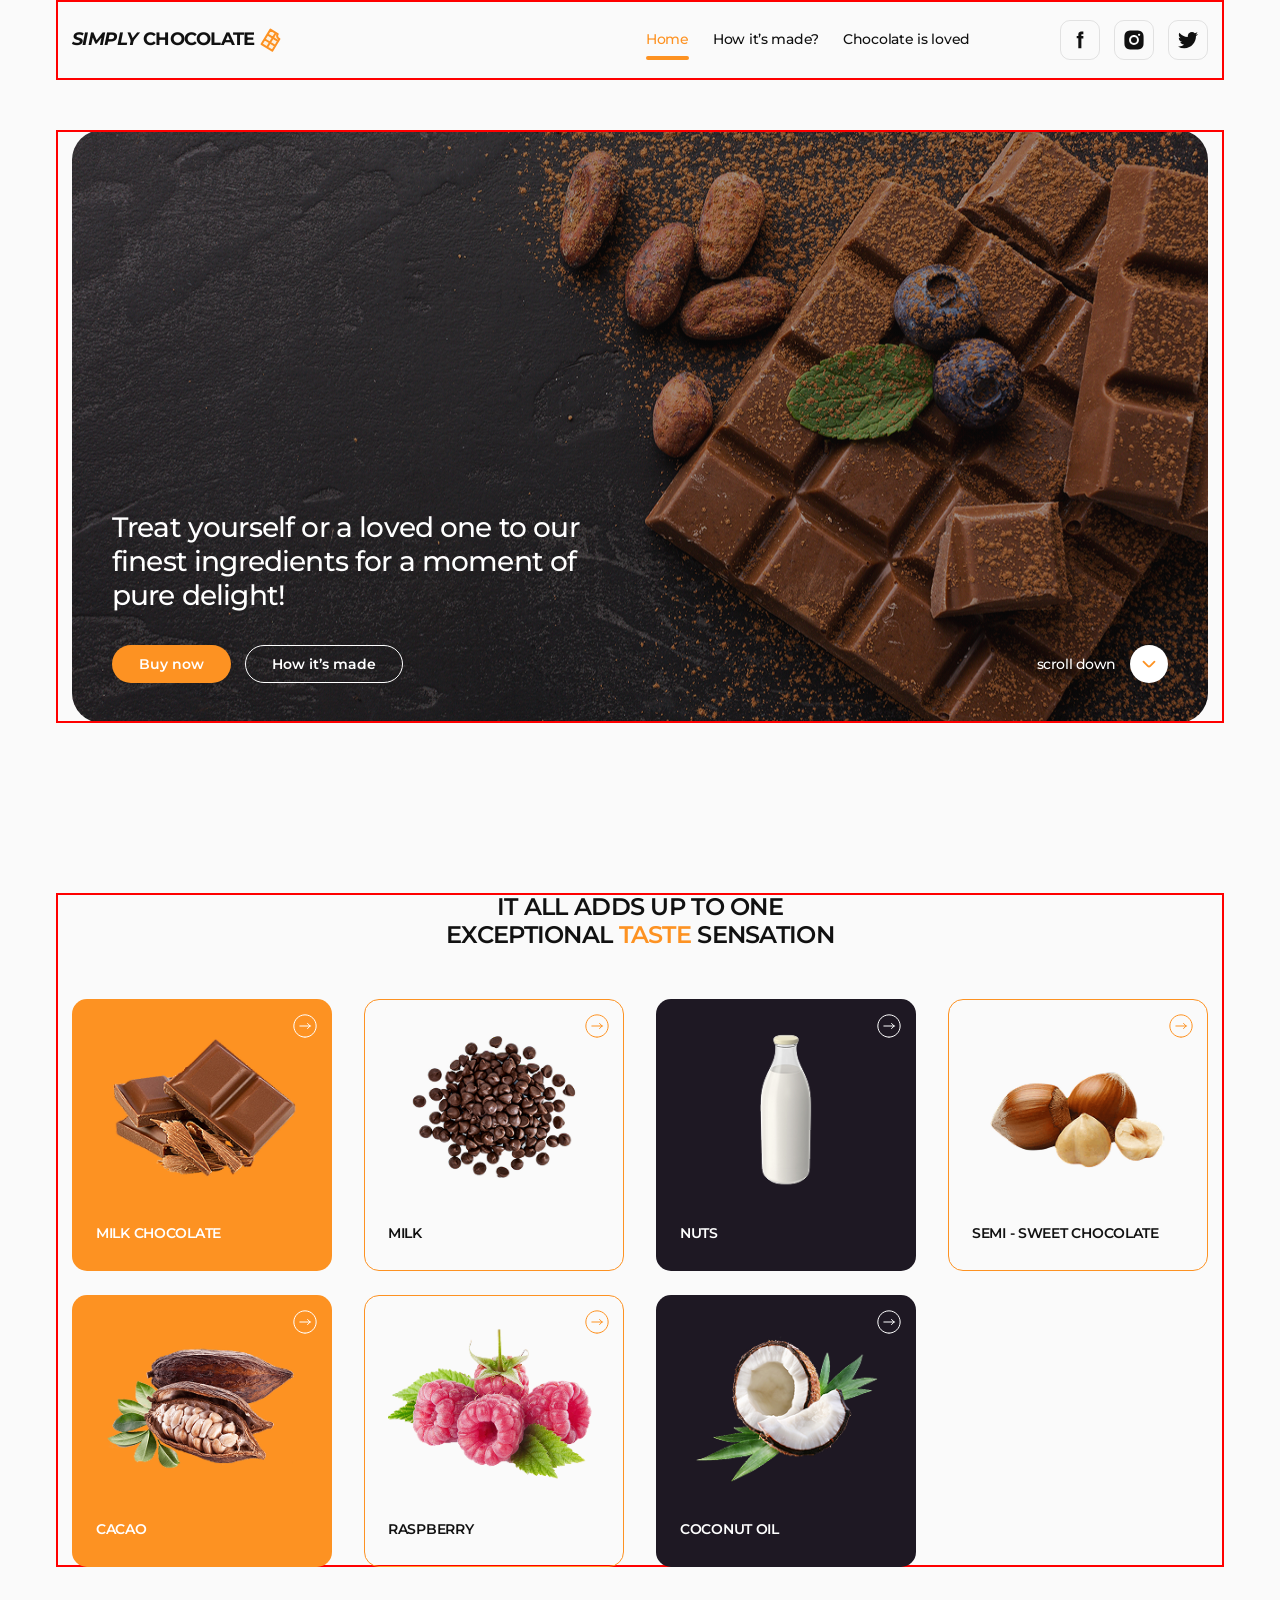
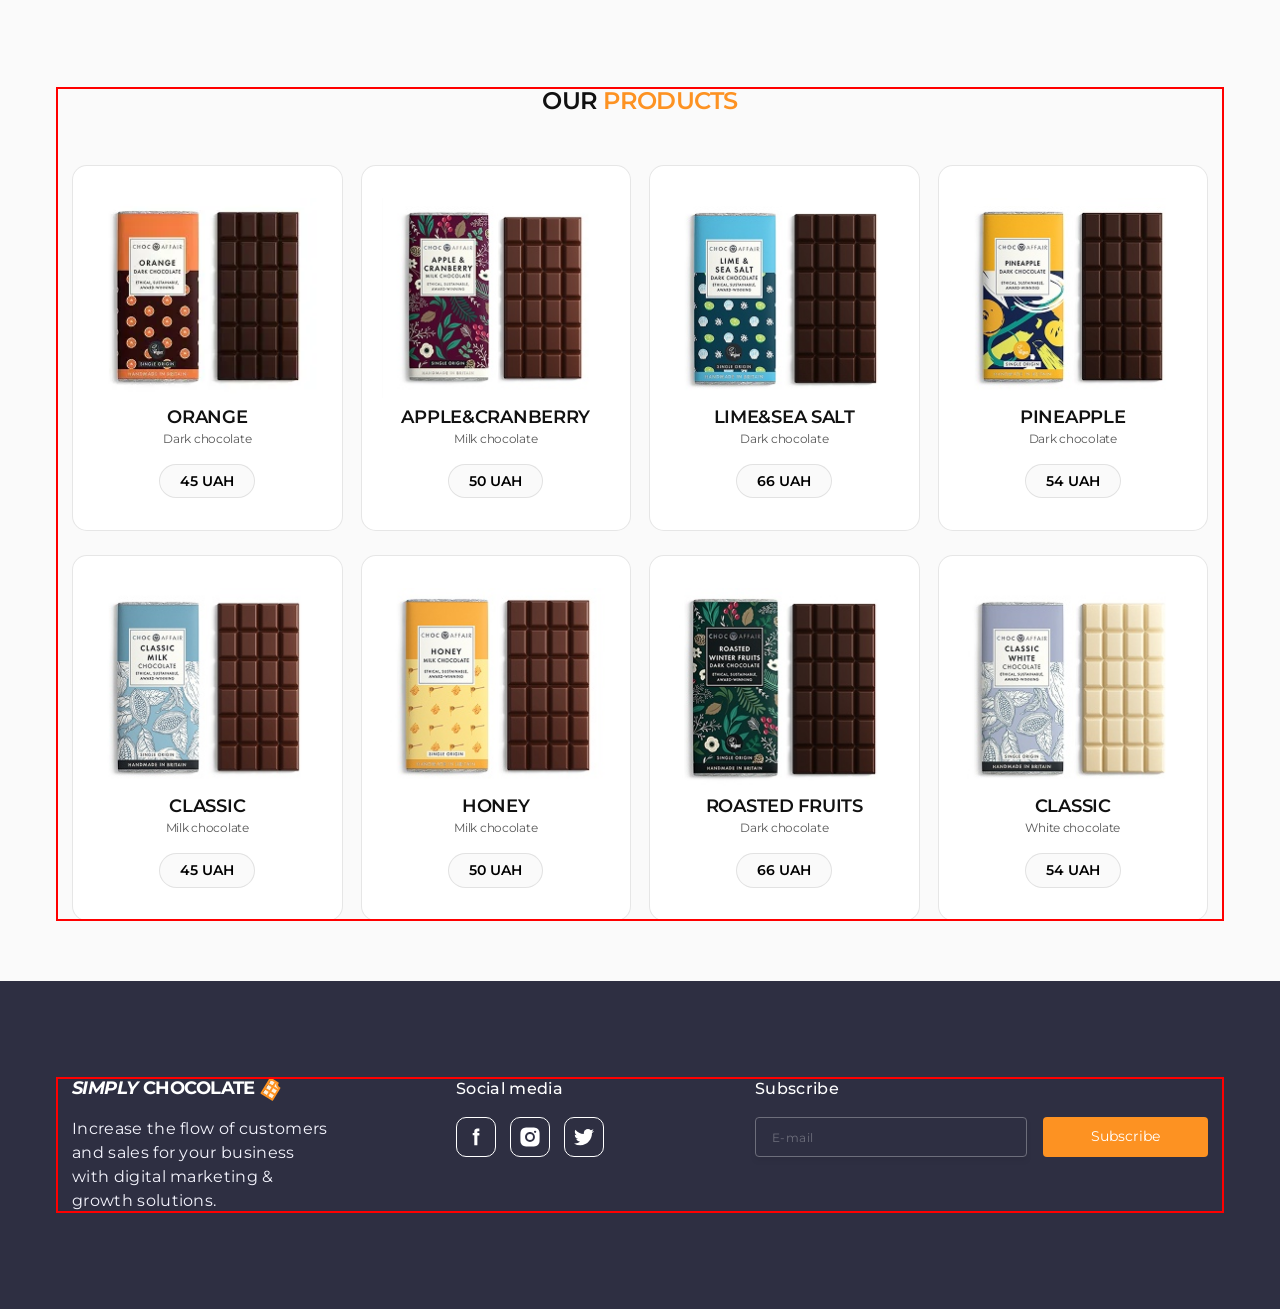
<file: html/module-06/lesson-02/index.html>
<!doctype html>
<html lang="en">
  <head>
    <meta charset="UTF-8" />
    <meta name="viewport" content="width=device-width, initial-scale=1.0" />
    <meta name="keywords" content="dark chocolate milk ..." />
    <meta
      name="description"
      content="Treat yourself or a loved one to our finest ingredients for a moment of pure delight!"
    />
    <title>Simply Chocolate</title>
    <link
      rel="shortcut icon"
      href="./images/favicon.svg"
      type="image/svg+xml"
    />
    <!-- Fonts -->
    <link rel="preconnect" href="https://fonts.googleapis.com" />
    <link rel="preconnect" href="https://fonts.gstatic.com" crossorigin />
    <link
      href="https://fonts.googleapis.com/css2?family=Montserrat:ital,wght@0,100..900;1,100..900&display=swap"
      rel="stylesheet"
    />
    <!-- External libs | Normalize CSS | -->
    <link
      rel="stylesheet"
      href="https://cdn.jsdelivr.net/npm/modern-normalize@3.0.1/modern-normalize.min.css"
    />
    <!-- Custom CSS -->
    <link rel="stylesheet" href="./css/styles.css" />
  </head>
  <body>
    <!-- Header section -->
    <header class="header" id="header">
      <div class="container">
        <nav class="nav">
          <a class="logo" href="./index.html">
            <i class="logo-accent">Simply</i> Chocolate
            <svg class="logo-icon" width="21" height="21">
              <use href="./images/icons.svg#logo"></use>
            </svg>
          </a>
          <button class="mobile-menu-btn" type="button">
            <svg class="mobile-menu-icon" width="28" height="28">
              <use href="./images/icons.svg#burger-menu"></use>
            </svg>
          </button>
          <ul class="nav-menu">
            <li class="nav-menu-item">
              <a class="nav-menu-link active" href="#home">Home</a>
            </li>
            <li class="nav-menu-item">
              <a class="nav-menu-link" href="#made">How it’s made?</a>
            </li>
            <li class="nav-menu-item">
              <a class="nav-menu-link" href="#reviews">Chocolate is loved</a>
            </li>
          </ul>
        </nav>

        <ul class="socials socials-dark">
          <li class="socials-item">
            <a
              class="socials-link"
              href="https://facebook.com"
              target="_blank"
              rel="noopener noreferrer"
              aria-label="Link to Facebook"
            >
              <svg class="socials-icon" width="24" height="24">
                <use href="./images/icons.svg#facebook"></use>
              </svg>
            </a>
          </li>
          <li class="socials-item">
            <a
              class="socials-link"
              href="https://instagram.com"
              target="_blank"
              rel="noopener noreferrer"
              aria-label="Link to Instagram"
            >
              <svg class="socials-icon" width="24" height="24">
                <use href="./images/icons.svg#instagram"></use>
              </svg>
            </a>
          </li>
          <li class="socials-item">
            <a
              class="socials-link"
              href="https://twitter.com"
              target="_blank"
              rel="noopener noreferrer"
              aria-label="Link to Twitter"
            >
              <svg class="socials-icon" width="24" height="24">
                <use href="./images/icons.svg#twitter"></use>
              </svg>
            </a>
          </li>
        </ul>
      </div>
    </header>

    <!-- Main section -->
    <main>
      <!-- Hero section -->
      <section class="hero" id="home">
        <div class="container">
          <div class="hero-wrapper">
            <h1 class="hero-title">
              Treat yourself or a loved one to our finest ingredients for a
              moment of pure delight!
            </h1>
            <div class="hero-bottom">
              <button class="btn btn-accent" type="button">Buy now</button>
              <button class="btn btn-primary" type="button">
                How it’s made
              </button>
              <a class="hero-link" href="#benefits">
                scroll down
                <span class="hero-link-circle">
                  <svg class="hero-link-icon" width="22" height="22">
                    <use href="./images/icons.svg#arrow-down"></use>
                  </svg>
                </span>
              </a>
            </div>
          </div>
        </div>
      </section>

      <!-- Benefits section -->
      <section class="benefits section hide" id="benefits">
        <div class="container">
          <h2 class="visually-hidden">Simply chocolate benefits</h2>
          <ul class="benefits-list">
            <li class="benefits-item">
              <div class="benefits-wrapper">
                <svg class="benefits-icon" width="32" height="32">
                  <use href="./images/icons.svg#chocolate"></use>
                </svg>
              </div>
              <h3 class="benefits-caption">Unsurpassed taste</h3>
              <p class="benefits-desc">
                Crafted with the finest quality cocoa beans and a dedication to
                perfection, each bite is a decadent experience that simply
                cannot be matched. Savor the richness and complexity of our
                Unsurpassed Taste and discover a new level of chocolate bliss.
              </p>
            </li>
            <li class="benefits-item">
              <div class="benefits-wrapper">
                <svg class="benefits-icon" width="32" height="32">
                  <use href="./images/icons.svg#coin"></use>
                </svg>
              </div>
              <h3 class="benefits-caption">Affordable price</h3>
              <p class="benefits-desc">
                Indulge in high-quality chocolate without breaking the bank with
                Simply Chocolate's selection of affordable treats. Enjoy
                mouth-watering truffles and velvety chocolate bars without
                sacrificing taste or quality. Browse our selection and indulge
                in affordable luxury today.
              </p>
            </li>
            <li class="benefits-item">
              <div class="benefits-wrapper">
                <svg class="benefits-icon" width="32" height="32">
                  <use href="./images/icons.svg#spoon"></use>
                </svg>
              </div>
              <h3 class="benefits-caption">Own production</h3>
              <p class="benefits-desc">
                We take pride in our own production process, ensuring that every
                step is carefully crafted to perfection. From selecting the
                finest ingredients to handcrafting each piece, our attention to
                detail is evident in every bite.
              </p>
            </li>
          </ul>
        </div>
      </section>

      <!-- Ingredients section -->
      <section class="ingredients section">
        <div class="container">
          <h2 class="ingredients-title section-title">
            It all adds up to one exceptional
            <span class="accent-text">taste</span> sensation
          </h2>
          <ul class="ingredients-list">
            <li class="ingredients-item">
              <button class="ingredients-btn" type="button">
                <svg class="ingredients-btn-icon" width="24" height="24">
                  <use href="./images/icons.svg#arrow"></use>
                </svg>
              </button>
              <img
                class="ingredients-ill"
                srcset="
                  ./images/ingredients/img-1@1x.png 1x,
                  ./images/ingredients/img-1@2x.png 2x
                "
                src="./images/ingredients/img-1@1x.png"
                alt="MILK CHOCOLATE"
                width="236"
                height="176"
                loading="lazy"
              />
              <h3 class="ingredients-subtitle">MILK CHOCOLATE</h3>
            </li>
            <li class="ingredients-item">
              <button class="ingredients-btn" type="button">
                <svg class="ingredients-btn-icon" width="24" height="24">
                  <use href="./images/icons.svg#arrow"></use>
                </svg>
              </button>
              <img
                class="ingredients-ill"
                srcset="
                  ./images/ingredients/img-2@1x.png 1x,
                  ./images/ingredients/img-2@2x.png 2x
                "
                src="./images/ingredients/img-2@1x.png"
                alt="MILK"
                width="236"
                height="176"
                loading="lazy"
              />
              <h3 class="ingredients-subtitle">MILK</h3>
            </li>
            <li class="ingredients-item">
              <button class="ingredients-btn" type="button">
                <svg class="ingredients-btn-icon" width="24" height="24">
                  <use href="./images/icons.svg#arrow"></use>
                </svg>
              </button>
              <img
                class="ingredients-ill"
                srcset="
                  ./images/ingredients/img-3@1x.png 1x,
                  ./images/ingredients/img-3@2x.png 2x
                "
                src="./images/ingredients/img-3@1x.png"
                alt="NUTS"
                width="236"
                height="176"
                loading="lazy"
              />
              <h3 class="ingredients-subtitle">NUTS</h3>
            </li>
            <li class="ingredients-item">
              <button class="ingredients-btn" type="button">
                <svg class="ingredients-btn-icon" width="24" height="24">
                  <use href="./images/icons.svg#arrow"></use>
                </svg>
              </button>
              <img
                class="ingredients-ill"
                srcset="
                  ./images/ingredients/img-4@1x.png 1x,
                  ./images/ingredients/img-4@2x.png 2x
                "
                src="./images/ingredients/img-4@1x.png"
                alt="SEMI - SWEET CHOCOLATE"
                width="236"
                height="176"
                loading="lazy"
              />
              <h3 class="ingredients-subtitle">SEMI - SWEET CHOCOLATE</h3>
            </li>
            <li class="ingredients-item">
              <button class="ingredients-btn" type="button">
                <svg class="ingredients-btn-icon" width="24" height="24">
                  <use href="./images/icons.svg#arrow"></use>
                </svg>
              </button>
              <img
                class="ingredients-ill"
                srcset="
                  ./images/ingredients/img-5@1x.png 1x,
                  ./images/ingredients/img-5@2x.png 2x
                "
                src="./images/ingredients/img-5@1x.png"
                alt="CACAO"
                width="236"
                height="176"
                loading="lazy"
              />
              <h3 class="ingredients-subtitle">CACAO</h3>
            </li>
            <li class="ingredients-item">
              <button class="ingredients-btn" type="button">
                <svg class="ingredients-btn-icon" width="24" height="24">
                  <use href="./images/icons.svg#arrow"></use>
                </svg>
              </button>
              <img
                class="ingredients-ill"
                srcset="
                  ./images/ingredients/img-6@1x.png 1x,
                  ./images/ingredients/img-6@2x.png 2x
                "
                src="./images/ingredients/img-6@1x.png"
                alt="RASPBERRY"
                width="236"
                height="176"
                loading="lazy"
              />
              <h3 class="ingredients-subtitle">RASPBERRY</h3>
            </li>
            <li class="ingredients-item">
              <button class="ingredients-btn" type="button">
                <svg class="ingredients-btn-icon" width="24" height="24">
                  <use href="./images/icons.svg#arrow"></use>
                </svg>
              </button>
              <img
                class="ingredients-ill"
                srcset="
                  ./images/ingredients/img-7@1x.png 1x,
                  ./images/ingredients/img-7@2x.png 2x
                "
                src="./images/ingredients/img-7@1x.png"
                alt="COCONUT OIL"
                width="236"
                height="176"
                loading="lazy"
              />
              <h3 class="ingredients-subtitle">COCONUT OIL</h3>
            </li>
          </ul>
        </div>
      </section>

      <!-- Made section -->
      <section class="made section hide" id="made">
        <div class="container">
          <h2 class="made-title section-title">
            How it’s <span class="accent-text">made</span>?
          </h2>
          <div class="made-wrapper">
            <div class="made-left-side">
              <img
                class="made-img"
                src="./images/made/image.jpg"
                alt="Chocolate cooking"
                width="600"
                height="400"
              />
            </div>
            <div class="made-right-side">
              <h3 class="made-caption">
                Try our chocolates today and discover&nbsp;the perfect balance
                of flavor
              </h3>
              <ol class="made-recipe">
                <li class="made-recipe-item">
                  Heat the milk in a saucepan without bringing it to a boil. Add
                  sugar and cocoa powder.
                </li>
                <li class="made-recipe-item">
                  At the same time, prepare a water bath. Melt the butter on it.
                </li>
                <li class="made-recipe-item">
                  "Mix" the milk mixture and already liquid butter. Mix
                  thoroughly with a silicone spatula so that the mass becomes
                  uniform and silky.
                </li>
                <li class="made-recipe-item">
                  Heat the mixture over low heat, letting it barely boil.
                </li>
                <li class="made-recipe-item">
                  Pour the chocolate into special containers (can be replaced
                  with ice molds). Allow to cool and harden.
                </li>
              </ol>
            </div>
          </div>
        </div>
      </section>

      <!-- Products section -->
      <section class="products section">
        <div class="container">
          <h2 class="section-title">
            Our <span class="accent-text">products</span>
          </h2>
          <ul class="products-list">
            <li class="products-item">
              <picture>
                <source
                  srcset="
                    ./images/products/img-1.webp    1x,
                    ./images/products/img-1@2x.webp 2x
                  "
                  type="image/webp"
                />
                <source
                  srcset="
                    ./images/products/img-1.jpg    1x,
                    ./images/products/img-1@2x.jpg 2x
                  "
                  type="image/jpg"
                />
                <img
                  class="products-ill"
                  src="./images/products/img-1.jpg"
                  alt="Orange Dark chocolate"
                  width="230"
                  height="201"
                  loading="lazy"
                />
              </picture>
              <h3 class="products-caption">Orange</h3>
              <p class="products-type">Dark chocolate</p>
              <button class="products-btn" type="button">45 UAH</button>
            </li>
            <li class="products-item">
              <img
                class="products-ill"
                srcset="
                  ./images/products/img-2.jpg    1x,
                  ./images/products/img-2@2x.jpg 2x
                "
                src="./images/products/img-2.jpg"
                alt="Apple&Cranberry Milk chocolate"
                width="230"
                height="201"
                loading="lazy"
              />
              <h3 class="products-caption">Apple&Cranberry</h3>
              <p class="products-type">Milk chocolate</p>
              <button class="products-btn" type="button">50 UAH</button>
            </li>
            <li class="products-item">
              <img
                class="products-ill"
                srcset="
                  ./images/products/img-3.jpg    1x,
                  ./images/products/img-3@2x.jpg 2x
                "
                src="./images/products/img-3.jpg"
                alt="Lime&Sea salt Dark chocolate"
                width="230"
                height="201"
                loading="lazy"
              />
              <h3 class="products-caption">Lime&Sea salt</h3>
              <p class="products-type">Dark chocolate</p>
              <button class="products-btn" type="button">66 UAH</button>
            </li>
            <li class="products-item">
              <img
                class="products-ill"
                srcset="
                  ./images/products/img-4.jpg    1x,
                  ./images/products/img-4@2x.jpg 2x
                "
                src="./images/products/img-4.jpg"
                alt="Pineapple Dark chocolate"
                width="230"
                height="201"
                loading="lazy"
              />
              <h3 class="products-caption">Pineapple</h3>
              <p class="products-type">Dark chocolate</p>
              <button class="products-btn" type="button">54 UAH</button>
            </li>
            <li class="products-item">
              <img
                class="products-ill"
                srcset="
                  ./images/products/img-5.jpg    1x,
                  ./images/products/img-5@2x.jpg 2x
                "
                src="./images/products/img-5.jpg"
                alt="Classic Milk chocolate"
                width="230"
                height="201"
                loading="lazy"
              />
              <h3 class="products-caption">Classic</h3>
              <p class="products-type">Milk chocolate</p>
              <button class="products-btn" type="button">45 UAH</button>
            </li>
            <li class="products-item">
              <img
                class="products-ill"
                srcset="
                  ./images/products/img-6.jpg    1x,
                  ./images/products/img-6@2x.jpg 2x
                "
                src="./images/products/img-6.jpg"
                alt="Honey Milk chocolate"
                width="230"
                height="201"
                loading="lazy"
              />
              <h3 class="products-caption">Honey</h3>
              <p class="products-type">Milk chocolate</p>
              <button class="products-btn" type="button">50 UAH</button>
            </li>
            <li class="products-item">
              <img
                class="products-ill"
                srcset="
                  ./images/products/img-7.jpg    1x,
                  ./images/products/img-7@2x.jpg 2x
                "
                src="./images/products/img-7.jpg"
                alt="Roasted fruits Dark chocolate"
                width="230"
                height="201"
                loading="lazy"
              />
              <h3 class="products-caption">Roasted fruits</h3>
              <p class="products-type">Dark chocolate</p>
              <button class="products-btn" type="button">66 UAH</button>
            </li>
            <li class="products-item">
              <img
                class="products-ill"
                srcset="
                  ./images/products/img-8.jpg    1x,
                  ./images/products/img-8@2x.jpg 2x
                "
                src="./images/products/img-8.jpg"
                alt="Classic White chocolate"
                width="230"
                height="201"
                loading="lazy"
              />
              <h3 class="products-caption">Classic</h3>
              <p class="products-type">White chocolate</p>
              <button class="products-btn" type="button">54 UAH</button>
            </li>
          </ul>
        </div>
      </section>

      <!-- Bestsellers section -->
      <section class="bestsellers section hide">
        <div class="container">
          <h2 class="section-title">
            <span class="accent-text">Top</span> sellers
          </h2>
          <ul class="bestsellers-list">
            <li class="bestsellers-item">
              <div class="bestsellers-thumb">
                <img
                  class="bestsellers-ill"
                  src="./images/bestsellers/img-1.jpg"
                  alt=""
                  width="368"
                  height="464"
                />
                <p class="overlay">
                  Chocolate with fruit is an unbeatable combination of two of
                  the tastiest things in the world. This dessert combines
                  delicate and aromatic chocolate with fresh and juicy fruits,
                  creating a true poetry of taste.
                </p>
              </div>
              <div class="bestsellers-wrapper">
                <h3 class="bestsellers-caption">CHOCOLATE WITH NUTS</h3>
              </div>
            </li>
            <li class="bestsellers-item">
              <div class="bestsellers-thumb">
                <img
                  class="bestsellers-ill"
                  src="./images/bestsellers/img-2.jpg"
                  alt=""
                  width="368"
                  height="464"
                />
                <p class="overlay">
                  Chocolate with fruit is an unbeatable combination of two of
                  the tastiest things in the world. This dessert combines
                  delicate and aromatic chocolate with fresh and juicy fruits,
                  creating a true poetry of taste.
                </p>
              </div>
              <div class="bestsellers-wrapper">
                <h3 class="bestsellers-caption">CHOCOLATE WITH FruIts</h3>
              </div>
            </li>
            <li class="bestsellers-item">
              <div class="bestsellers-thumb">
                <img
                  class="bestsellers-ill"
                  src="./images/bestsellers/img-3.jpg"
                  alt=""
                  width="368"
                  height="464"
                />
                <p class="overlay">
                  Chocolate with fruit is an unbeatable combination of two of
                  the tastiest things in the world. This dessert combines
                  delicate and aromatic chocolate with fresh and juicy fruits,
                  creating a true poetry of taste.
                </p>
              </div>
              <div class="bestsellers-wrapper">
                <h3 class="bestsellers-caption">DARK CHOCOLATE</h3>
              </div>
            </li>
          </ul>
        </div>
      </section>

      <!-- Reviews section -->
      <section class="reviews section hide" id="reviews">
        <div class="container">
          <h2 class="review-title section-title">
            <span class="accent-text">Chocolate</span> is loved
          </h2>
          <ul class="reviews-list">
            <li class="reviews-item">
              <img
                class="reviews-avatar"
                src="./images/reviews/img-1.png"
                alt="Victoria Dobrzhanska"
                width="80"
                height="80"
              />
              <h3 class="reviews-author">Victoria Dobrzhanska</h3>
              <p class="reviews-text">
                I love this chocolate bar. Perfect combination of light crispy
                wafer, covered in a thin layer chocolate.
              </p>
            </li>
            <li class="reviews-item">
              <img
                class="reviews-avatar"
                src="./images/reviews/img-2.png"
                alt="Nazar Babenko"
                width="80"
                height="80"
              />
              <h3 class="reviews-author">Nazar Babenko</h3>
              <p class="reviews-text">
                This chocolate confection is a delight! A delight! The wafer is
                light and crisp, the hazelnut cream is smooth, and the chocolate
                is good.
              </p>
            </li>
            <li class="reviews-item">
              <img
                class="reviews-avatar"
                src="./images/reviews/img-3.png"
                alt="Olena Kampusch"
                width="80"
                height="80"
              />
              <h3 class="reviews-author">Olena Kampusch</h3>
              <p class="reviews-text">
                Chocolate is a family favourite treat. Love the delicious smooth
                chocolate and the creaminess inside. The wafer is soft but
                crunchy.
              </p>
            </li>
          </ul>
          <button class="btn btn-secondary" type="button" id="openModalBtn">
            Leave a review
          </button>
        </div>
      </section>
    </main>

    <!-- Footer section -->
    <footer class="footer hide">
      <div class="container">
        <div class="footer-top">
          <p class="footer-slogan">
            <span class="accent-text">Chocolate</span> a delicious cure for a
            bad day
          </p>
          <div class="footer-wrapper">
            <p class="footer-caption">Social networks</p>
            <ul class="socials socials-light">
              <li class="socials-item">
                <a
                  class="socials-link"
                  href="https://facebook.com"
                  target="_blank"
                  rel="noopener noreferrer"
                  aria-label="Link to Facebook"
                >
                  <svg class="socials-icon" width="24" height="24">
                    <use href="./images/icons.svg#facebook"></use>
                  </svg>
                </a>
              </li>
              <li class="socials-item">
                <a
                  class="socials-link"
                  href="https://instagram.com"
                  target="_blank"
                  rel="noopener noreferrer"
                  aria-label="Link to Instagram"
                >
                  <svg class="socials-icon" width="24" height="24">
                    <use href="./images/icons.svg#instagram"></use>
                  </svg>
                </a>
              </li>
              <li class="socials-item">
                <a
                  class="socials-link"
                  href="https://twitter.com"
                  target="_blank"
                  rel="noopener noreferrer"
                  aria-label="Link to Twitter"
                >
                  <svg class="socials-icon" width="24" height="24">
                    <use href="./images/icons.svg#twitter"></use>
                  </svg>
                </a>
              </li>
            </ul>
          </div>

          <address class="footer-address">
            <p class="footer-caption">Contact us</p>
            <ul class="footer-contatcs">
              <li class="footer-contatcs-item">
                <a class="footer-contatcs-link" href="tel:+380684439426">
                  +380 (68) 443-94-26
                </a>
              </li>
              <li class="footer-contatcs-item">
                <a
                  class="footer-contatcs-link"
                  href="mailto:simplychoc@gmail.com"
                >
                  simplychoc@gmail.com
                </a>
              </li>
            </ul>
          </address>
        </div>

        <div class="footer-bottom">
          <ul class="menu">
            <li class="menu-item">
              <a class="menu-link" href="#home">Home</a>
            </li>
            <li class="menu-item">
              <a class="menu-link" href="#made">How it’s made?</a>
            </li>
            <li class="menu-item">
              <a class="menu-link" href="#reviews">Chocolate is loved</a>
            </li>
          </ul>

          <form class="footer-form" name="subscribeForm">
            <label class="footer-form-label">
              <input
                class="footer-form-field"
                type="email"
                name="email"
                placeholder="Enter your email"
              />
            </label>
            <button class="btn btn-accent footer-btn" type="submit">
              Subscribe
            </button>
          </form>
        </div>
      </div>
    </footer>

    <footer class="hw-footer">
      <div class="container">
        <div class="hw-footer-left">
          <a class="logo" href="./index.html">
            <i class="logo-accent">Simply</i> Chocolate
            <svg class="logo-icon" width="21" height="21">
              <use href="./images/icons.svg#logo"></use>
            </svg>
          </a>
          <p class="hw-footer-slogan">
            Increase the flow of customers and sales for your business with
            digital marketing & growth solutions.
          </p>
        </div>
        <div class="hw-footer-middle">
          <p class="hw-footer-caption">Social media</p>
          <ul class="socials socials-light">
            <li class="socials-item">
              <a
                class="socials-link"
                href="https://facebook.com"
                target="_blank"
                rel="noopener noreferrer"
                aria-label="Link to Facebook"
              >
                <svg class="socials-icon" width="24" height="24">
                  <use href="./images/icons.svg#facebook"></use>
                </svg>
              </a>
            </li>
            <li class="socials-item">
              <a
                class="socials-link"
                href="https://instagram.com"
                target="_blank"
                rel="noopener noreferrer"
                aria-label="Link to Instagram"
              >
                <svg class="socials-icon" width="24" height="24">
                  <use href="./images/icons.svg#instagram"></use>
                </svg>
              </a>
            </li>
            <li class="socials-item">
              <a
                class="socials-link"
                href="https://twitter.com"
                target="_blank"
                rel="noopener noreferrer"
                aria-label="Link to Twitter"
              >
                <svg class="socials-icon" width="24" height="24">
                  <use href="./images/icons.svg#twitter"></use>
                </svg>
              </a>
            </li>
          </ul>
        </div>
        <div class="hw-footer-right">
          <p class="hw-footer-caption">Subscribe</p>
          <form class="hw-footer-form" name="subscr-form">
            <label class="hw-footer-form-field">
              <input
                class="hw-footer-form-input"
                type="text"
                placeholder="E-mail"
              />
            </label>
            <button class="hw-footer-form-btn" type="submit">Subscribe</button>
          </form>
        </div>
      </div>
    </footer>

    <!-- Modal window -->
    <div class="backdrop">
      <div class="modal">
        <button class="modal-btn" type="button" aria-label="Close modal button">
          <svg class="modal-btn-icon" width="28" height="28">
            <use href="./images/icons.svg#close"></use>
          </svg>
        </button>
        <p class="modal-slogan">
          LEAVE A REVIEW ABOUT <span class="accent-text">OUR CHOCOLATE</span>
        </p>

        <form class="feedback-form" name="feedback">
          <div class="feedback-wrapper">
            <label class="feedback-label" for="userName">Name</label>
            <div class="feedback-field">
              <input
                class="feedback-input"
                type="text"
                id="userName"
                name="userName"
                required
                pattern="^[a-zA-Z]+\s[a-zA-Z]+$"
                title="Username must be two words separated by space"
              />
              <svg class="feedback-icon" width="24" height="24">
                <use href="./images/icons.svg#user"></use>
              </svg>
              <svg class="error-icon" width="24" height="24">
                <use href="./images/icons.svg#error"></use>
              </svg>
            </div>
          </div>

          <div class="feedback-wrapper">
            <label class="feedback-label" for="userEmail">Email</label>
            <div class="feedback-field">
              <input
                class="feedback-input"
                type="email"
                id="userEmail"
                name="userEmail"
                required
              />
              <svg class="feedback-icon" width="24" height="24">
                <use href="./images/icons.svg#email"></use>
              </svg>
              <svg class="error-icon" width="24" height="24">
                <use href="./images/icons.svg#error"></use>
              </svg>
            </div>
          </div>

          <div class="feedback-wrapper">
            <label class="feedback-label" for="userPhone">Phone number</label>
            <div class="feedback-field">
              <input
                class="feedback-input"
                type="tel"
                id="userPhone"
                name="userPhone"
              />
              <svg class="feedback-icon" width="24" height="24">
                <use href="./images/icons.svg#phone"></use>
              </svg>
            </div>
          </div>

          <div class="feedback-wrapper">
            <label class="feedback-label" for="userComment">Comment</label>
            <textarea
              class="feedback-comment"
              name="userComment"
              id="userComment"
              rows="4"
              placeholder="Enter text"
              minlength="20"
              maxlength="1000"
              required
            ></textarea>
            <span class="counter-face"> <span id="counter">0</span>/1000 </span>
          </div>

          <label class="feedback-agreement">
            <input
              class="feedback-checkbox visually-hidden"
              type="checkbox"
              name="userAgreement"
              id="userAgreement"
              value="true"
              checked
            />
            <span class="feedback-toggler">
              <svg class="feedback-toggler-icon" width="10" height="10">
                <use href="./images/icons.svg#check"></use>
              </svg>
            </span>
            I accept the terms and conditions of the
            <a class="feedback-link" href="#">Privacy Policy</a>
          </label>

          <button class="btn btn-accent" type="submit">Send</button>
        </form>
      </div>
    </div>

    <!-- Mobile menu -->
    <div class="mobile-menu">
      <button class="mobile-menu-btn" type="button">
        <svg class="mobile-menu-icon" width="8" height="8">
          <use href="./images/icons.svg#close"></use>
        </svg>
      </button>

      <ul class="mobile-menu-nav">
        <li class="mobile-menu-nav-item">
          <a class="mobile-menu-nav-link active" href="#">Studio</a>
        </li>
        <li class="mobile-menu-nav-item">
          <a class="mobile-menu-nav-link" href="#">Portfolio</a>
        </li>
        <li class="mobile-menu-nav-item">
          <a class="mobile-menu-nav-link" href="#">Contacts</a>
        </li>
      </ul>

      <ul class="mobile-menu-contacts">
        <li class="mobile-menu-contacts-item">
          <a
            class="mobile-menu-contacts-link accent-text"
            href="tel:+110001111111"
          >
            +11 (000) 111-11-11
          </a>
        </li>
        <li class="mobile-menu-contacts-item">
          <a class="mobile-menu-contacts-link" href="mailto:info@devstudio.com">
            info@devstudio.com
          </a>
        </li>
      </ul>

      <ul class="socials socials-dark">
        <li class="socials-item">
          <a
            class="socials-link"
            href="https://facebook.com"
            target="_blank"
            rel="noopener noreferrer"
            aria-label="Link to Facebook"
          >
            <svg class="socials-icon" width="24" height="24">
              <use href="./images/icons.svg#facebook"></use>
            </svg>
          </a>
        </li>
        <li class="socials-item">
          <a
            class="socials-link"
            href="https://instagram.com"
            target="_blank"
            rel="noopener noreferrer"
            aria-label="Link to Instagram"
          >
            <svg class="socials-icon" width="24" height="24">
              <use href="./images/icons.svg#instagram"></use>
            </svg>
          </a>
        </li>
        <li class="socials-item">
          <a
            class="socials-link"
            href="https://twitter.com"
            target="_blank"
            rel="noopener noreferrer"
            aria-label="Link to Twitter"
          >
            <svg class="socials-icon" width="24" height="24">
              <use href="./images/icons.svg#twitter"></use>
            </svg>
          </a>
        </li>
      </ul>
    </div>
  </body>
</html>
</file>
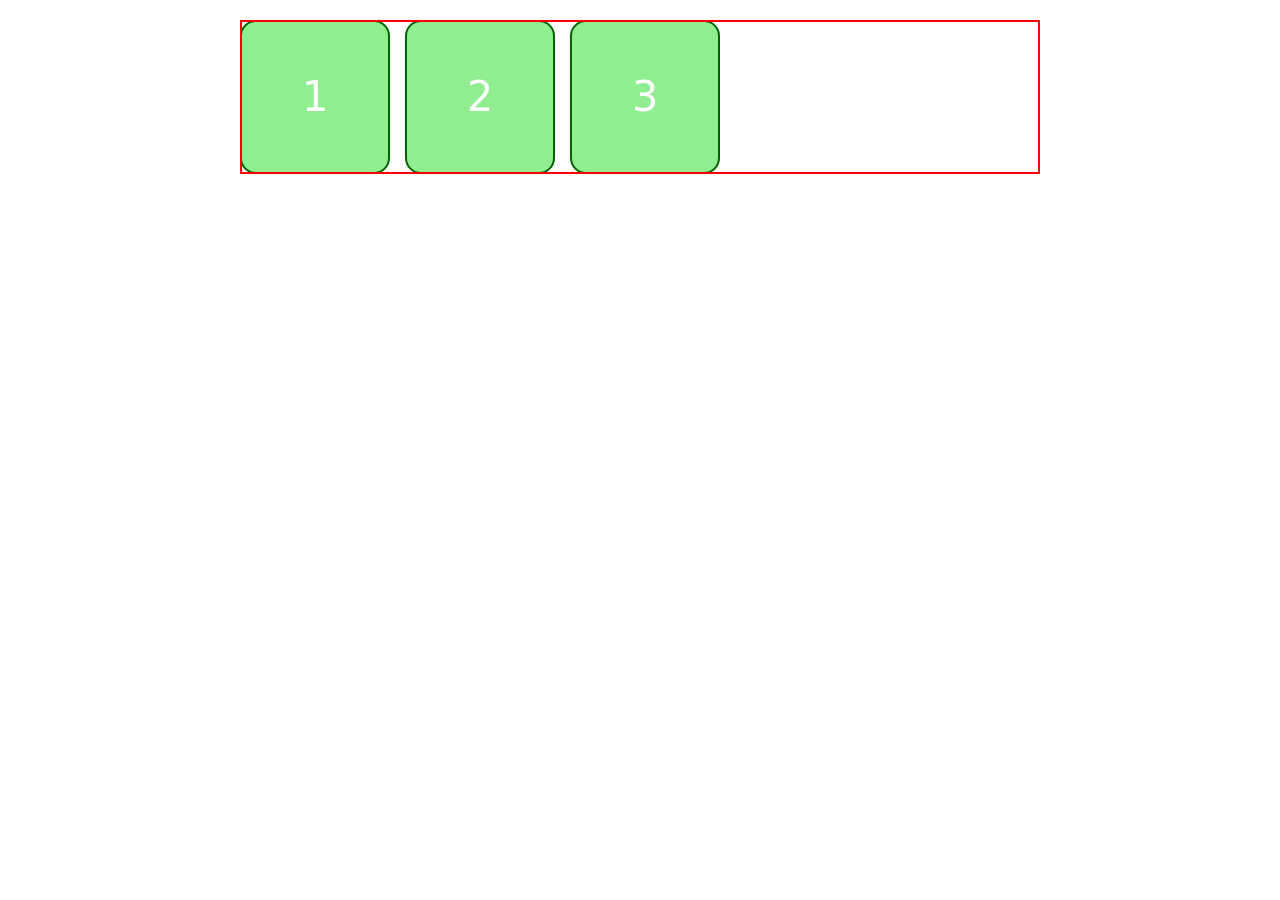
<file: html/module-03/flexbox/flexbox.html>
<!doctype html>
<html lang="en">
  <head>
    <meta charset="UTF-8" />
    <meta name="viewport" content="width=device-width, initial-scale=1.0" />
    <title>Flexbox layout</title>
    <link
      rel="stylesheet"
      href="https://cdn.jsdelivr.net/npm/modern-normalize@3.0.1/modern-normalize.min.css"
    />
    <link rel="stylesheet" href="./flexbox.css" />
  </head>
  <body>
    <ul class="list">
      <li class="item">1</li>
      <li class="item">2</li>
      <li class="item">3</li>
      <!-- <li class="item">4</li>
      <li class="item">5</li>
      <li class="item">6</li>
      <li class="item">7</li>
      <li class="item">8</li> -->
    </ul>

    <!-- <button>Click me (:</button> -->
    <!-- <button>Send files 📁</button> -->
  </body>
</html>
</file>
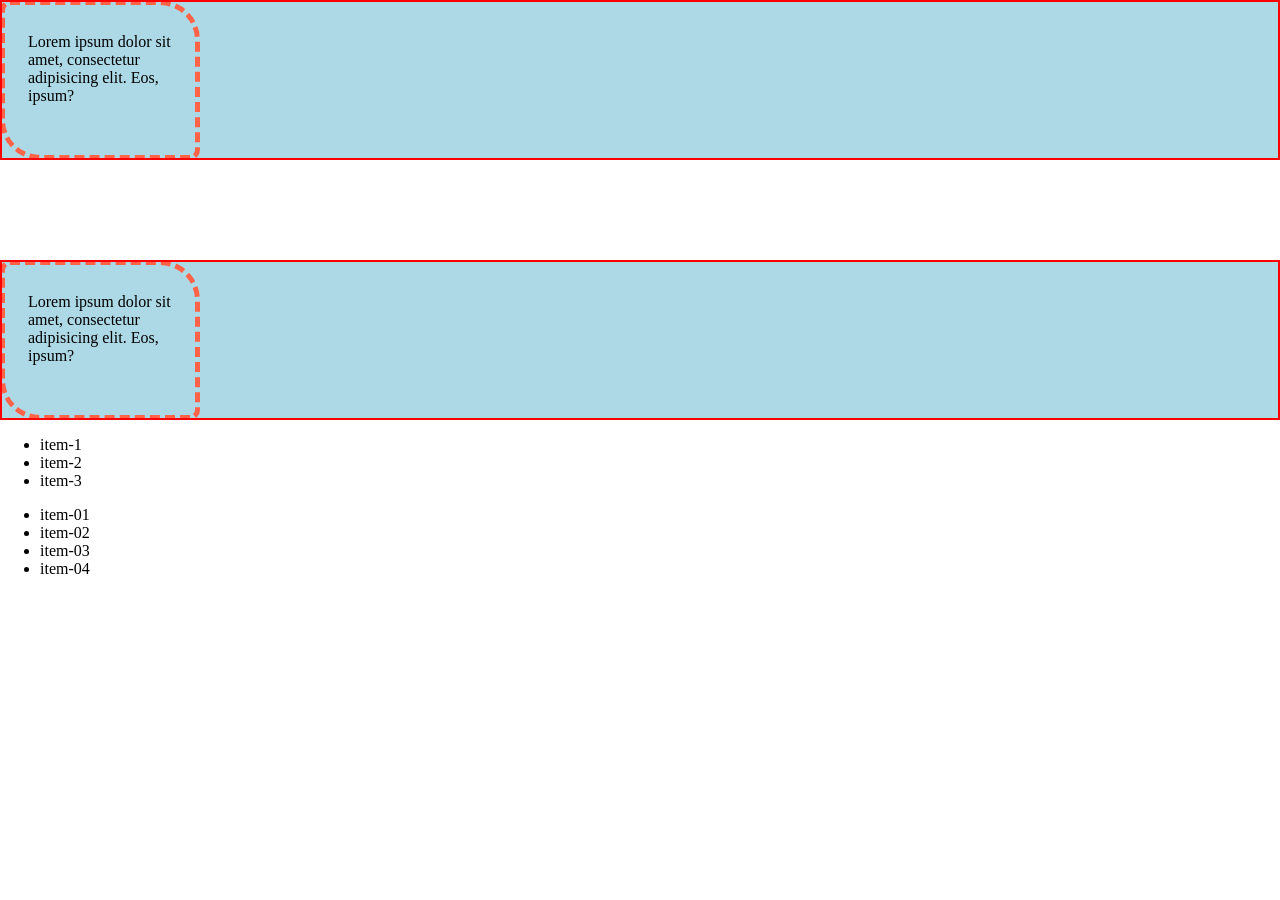
<file: html/module-03/lesson-01/box/box.html>
<!doctype html>
<html lang="en">
  <head>
    <meta charset="UTF-8" />
    <meta name="viewport" content="width=device-width, initial-scale=1.0" />
    <title>Box model</title>
    <link rel="stylesheet" href="./box.css" />
  </head>
  <body>
    <!-- <p class="text">
      Lorem ipsum dolor sit amet, consectetur adipisicing elit. Eos, ipsum?
    </p> -->

    <section class="section-top section">
      <p class="text-2">
        Lorem ipsum dolor sit amet, consectetur adipisicing elit. Eos, ipsum?
      </p>
    </section>

    <section class="section-bottom section">
      <p class="text-2">
        Lorem ipsum dolor sit amet, consectetur adipisicing elit. Eos, ipsum?
      </p>
    </section>

    <section>
      <ul class="list-1">
        <li>item-1</li>
        <li>item-2</li>
        <li>item-3</li>
      </ul>

      <ul class="list-2">
        <li>item-01</li>
        <li>item-02</li>
        <li>item-03</li>
        <li>item-04</li>
      </ul>
    </section>
  </body>
</html>
</file>
<file: html/module-02/lesson-01/css/styles.css>
/* #region Base styles */
body {
  color: #111111;
  background-color: #fafafa;
}

ul,
ol {
  list-style-type: none;
}
/* #endregion */

/* #region Common */
.accent-text {
}
/* #endregion */

/* #region Header */
.header {
}
.nav {
}
.nav-menu {
}
.nav-menu-item {
}
.nav-menu-link {
}
.nav-menu-link:hover,
.nav-menu-link:focus {
}
/* #endregion */

/* #region Socials */
.socials {
}
.socials-item {
}
.socials-link {
}
.socials-icon {
}
/* #endregion */

/* #region Logo */
.logo {
}
.logo-icon {
}
/* #endregion */

/* #region Hero */
.hero {
}
.hero-title {
}
.hero-link {
}
.hero-link-icon {
}
/* #endregion */

/* #region Buttons */
.btn {
}
.btn-accent {
}
.btn-primary {
}
.btn-secondary {
}
/* #endregion */

/* #region Benefits */
.benefits {
  background-color: #1e1823;
}
.benefits-list {
}
.benefits-item {
}
.benefits-caption {
  color: #fff;
}
.benefits-desc {
  color: rgba(255, 255, 255, 0.7);
}
/* #endregion */

/* #region Ingredients */
.ingredients {
}
.ingredients-title {
}
.ingredients-list {
}
.ingredients-item {
}
.ingredients-ill {
}
.ingredients-subtitle {
}
/* #endregion */

/* #region Made */
.made {
}
.made-title {
}
.made-img {
}
.made-caption {
}
.made-recipe {
}
.made-recipe-item {
}
/* #endregion */

/* #region Products */

/* #endregion */

/* #region Footer */
.footer {
}
.footer-slogan {
}
.footer-caption {
}
.footer-address {
}
.footer-contatcs {
}
.footer-contatcs-item {
}
.footer-contatcs-link {
}
.menu {
}
.menu-item {
}
.menu-link {
}
/* #endregion */
</file>
<file: html/module-02/lesson-02/css/styles.css>
/* @font-face {
  font-family: "Montserrat";
  font-weight: 400;
  font-style: normal;
  src: url(../fonts/Montserrat-Regular.ttf);
}
@font-face {
  font-family: "Montserrat";
  font-weight: 500;
  font-style: normal;
  src: url(../fonts/Montserrat-Medium.ttf);
} */

/* #region Base styles */
body {
  font-family: "Montserrat", sans-serif;
  font-size: 14px;
  color: #111111;
  letter-spacing: -0.02em;
  background-color: #fafafa;
}

/* Reset */
ul,
ol {
  list-style-type: none;
}
a {
  text-decoration: none;
  color: currentColor;
}
button {
  cursor: pointer;
}
address {
  font-style: normal;
}
/* #endregion */

/* #region Common */
.visually-hidden,
.read-only {
  position: absolute;
  width: 1px;
  height: 1px;
  margin: -1px;
  border: 0;
  padding: 0;

  white-space: nowrap;
  clip-path: inset(100%);
  clip: rect(0 0 0 0);
  overflow: hidden;
}
.section-title {
  font-weight: 600;
  font-size: 24px;
  line-height: 1.17;
  letter-spacing: -0.03em;
  text-transform: uppercase;
  text-align: center;
}
.accent-text {
  color: #fd9222;
}
/* #endregion */

/* #region Header */
.header {
}
.nav {
}
.nav-menu {
}
.nav-menu-item {
}
.nav-menu-link {
  font-weight: 500;
  line-height: 1.14;
}
.nav-menu-link:hover,
.nav-menu-link:focus {
  color: #fd9222;
}
/* #endregion */

/* #region Socials */
.socials {
}
.socials-item {
}
.socials-link {
}
.socials-icon {
}
/* #endregion */

/* #region Logo */
.logo {
  font-weight: 700;
  font-size: 18px;
  line-height: 1.11;
  letter-spacing: -0.03em;
  text-transform: uppercase;
  color: #111;
}
.logo-icon {
}
/* #endregion */

/* #region Hero */
.hero {
  background-color: rgba(17, 17, 17, 0.4);
}
.hero-title {
  font-weight: 500;
  font-size: 28px;
  line-height: 1.21;
  letter-spacing: -0.03em;
  color: #fff;
}
.hero-link {
  font-weight: 500;
  line-height: 1.29;
  letter-spacing: -0.03em;
  color: #fff;
}
.hero-link-icon {
}
/* #endregion */

/* #region Buttons */
.btn {
  font-weight: 600;
  color: #fff;
  background-color: transparent;
}
.btn-accent {
  background-color: #fd9222;
}
.btn-primary {
}
.btn-secondary {
  font-size: 18px;
  color: #111;
}
/* #endregion */

/* #region Benefits */
.benefits {
  background-color: #1e1823;
}
.benefits-list {
}
.benefits-item {
}
.benefits-caption {
  font-weight: 600;
  font-size: 18px;
  line-height: 1.22222;
  color: #fff;
}
.benefits-desc {
  font-weight: 400;
  font-size: 14px;
  line-height: 1.28571;
  letter-spacing: -0.02em;
  color: rgba(255, 255, 255, 0.7);
}
/* #endregion */

/* #region Ingredients */
.ingredients {
}
.ingredients-title {
}
.ingredients-list {
}
.ingredients-item {
}
.ingredients-ill {
}
.ingredients-subtitle {
}
/* #endregion */

/* #region Made */
.made {
}
.made-title {
}
.made-img {
}
.made-caption {
}
.made-recipe {
}
.made-recipe-item {
}
/* #endregion */

/* #region Products */

/* #endregion */

/* #region Footer */
.footer {
}
.footer-slogan {
}
.footer-caption {
}
.footer-address {
}
.footer-contatcs {
}
.footer-contatcs-item {
}
.footer-contatcs-link {
}
.menu {
}
.menu-item {
}
.menu-link {
}
/* #endregion */
</file>
<file: html/module-03/lesson-01/css/styles.css>
/* #region Base styles */
body {
  font-family: "Montserrat", sans-serif;
  font-size: 14px;
  color: #111111;
  letter-spacing: -0.02em;
  background-color: #fafafa;
}

/* Reset */
ul,
ol {
  list-style-type: none;
}
a {
  text-decoration: none;
  color: currentColor;
}
button {
  cursor: pointer;
}
address {
  font-style: normal;
}
/* #endregion */

/* #region Common */
.visually-hidden,
.read-only {
  position: absolute;
  width: 1px;
  height: 1px;
  margin: -1px;
  border: 0;
  padding: 0;

  white-space: nowrap;
  clip-path: inset(100%);
  clip: rect(0 0 0 0);
  overflow: hidden;
}
.section-title {
  font-weight: 600;
  font-size: 24px;
  line-height: 1.17;
  letter-spacing: -0.03em;
  text-transform: uppercase;
  text-align: center;
}
.accent-text {
  color: #fd9222;
}

.container {
  width: 1168px;
  padding: 0 16px;
  margin: 0 auto;

  outline: 2px solid red;
  outline-offset: -2px;
}
/* #endregion */

/* #region Header */
.header {
}
.nav {
}
.nav-menu {
}
.nav-menu-item {
}
.nav-menu-link {
  font-weight: 500;
  line-height: 1.14;
}
.nav-menu-link:hover,
.nav-menu-link:focus {
  color: #fd9222;
}
/* #endregion */

/* #region Socials */
.socials {
}
.socials-item {
}
.socials-link {
}
.socials-icon {
}
/* #endregion */

/* #region Logo */
.logo {
  font-weight: 700;
  font-size: 18px;
  line-height: 1.11;
  letter-spacing: -0.03em;
  text-transform: uppercase;
  color: #111;
}
.logo-icon {
}
/* #endregion */

/* #region Hero */
.hero {
  background-color: rgba(17, 17, 17, 0.4);
}
.hero-title {
  width: 484px;
  font-weight: 500;
  font-size: 28px;
  line-height: 1.21;
  letter-spacing: -0.03em;
  color: #fff;
}
.hero-link {
  font-weight: 500;
  line-height: 1.29;
  letter-spacing: -0.03em;
  color: #fff;
}
.hero-link-icon {
}
/* #endregion */

/* #region Buttons */
.btn {
  font-weight: 600;
  color: #fff;
  background-color: transparent;
}
.btn-accent {
  background-color: #fd9222;
}
.btn-primary {
}
.btn-secondary {
  font-size: 18px;
  color: #111;
}
/* #endregion */

/* #region Benefits */
.benefits {
  background-color: #1e1823;
}
.benefits-list {
}
.benefits-item {
}
.benefits-caption {
  font-weight: 600;
  font-size: 18px;
  line-height: 1.22222;
  color: #fff;
}
.benefits-desc {
  font-weight: 400;
  font-size: 14px;
  line-height: 1.28571;
  letter-spacing: -0.02em;
  color: rgba(255, 255, 255, 0.7);
}
/* #endregion */

/* #region Ingredients */
.ingredients {
}
.ingredients-title {
}
.ingredients-list {
}
.ingredients-item {
}
.ingredients-ill {
}
.ingredients-subtitle {
}
/* #endregion */

/* #region Made */
.made {
}
.made-title {
}
.made-img {
}
.made-caption {
}
.made-recipe {
}
.made-recipe-item {
}
/* #endregion */

/* #region Products */

/* #endregion */

/* #region Footer */
.footer {
}
.footer-slogan {
}
.footer-caption {
}
.footer-address {
}
.footer-contatcs {
}
.footer-contatcs-item {
}
.footer-contatcs-link {
}
.menu {
}
.menu-item {
}
.menu-link {
}
/* #endregion */
</file>
<file: html/module-03/lesson-02/css/styles.css>
/* #region Base styles */
body {
  font-family: "Montserrat", sans-serif;
  font-size: 14px;
  color: #111111;
  letter-spacing: -0.02em;
  background-color: #fafafa;
}

/* Reset */
h1,
h2,
h3,
h4,
h5,
h6,
p {
  margin: 0;
}
ul,
ol {
  padding: 0;
  margin: 0;
  list-style-type: none;
}
a {
  text-decoration: none;
  color: currentColor;
}
button {
  padding: 0;
  border: 1px solid transparent;
  background-color: none;
  cursor: pointer;
}
address {
  font-style: normal;
}
img {
  display: block;
  max-width: 100%;
  height: auto;
}
/* #endregion */

/* #region Common */
.visually-hidden,
.read-only {
  position: absolute;
  width: 1px;
  height: 1px;
  margin: -1px;
  border: 0;
  padding: 0;

  white-space: nowrap;
  clip-path: inset(100%);
  clip: rect(0 0 0 0);
  overflow: hidden;
}
.section {
  padding: 60px 0;
}
.section-title {
  width: 412px;
  margin: 0 auto 50px;

  font-weight: 600;
  font-size: 24px;
  line-height: 1.17;
  letter-spacing: -0.03em;
  text-transform: uppercase;
  text-align: center;
}
.accent-text {
  color: #fd9222;
}

.container {
  width: 1168px;
  padding: 0 16px;
  margin: 0 auto;

  /* outline: 2px solid red;
  outline-offset: -2px; */
}
/* #endregion */

/* #region Header */
.header {
}
.header > .container {
  display: flex;
}
.nav {
  display: flex;
  justify-content: space-between;
  flex-grow: 1;

  padding: 20px 0;
  margin-right: 90px;
}
.nav-menu {
  display: flex;
  align-items: center;
  gap: 24px;
}
.nav-menu-item {
}
.nav-menu-link {
  display: block;
  padding: 12px 0;
  font-weight: 500;
  line-height: 1.14;
}
.nav-menu-link:hover,
.nav-menu-link:focus {
  color: #fd9222;
}
/* #endregion */

/* #region Socials */
.socials {
  display: flex;
  align-items: center;
  gap: 14px;

  margin-left: auto;
}
.socials-item {
  width: 40px;
  height: 40px;
}
.socials-link {
  display: flex;
  align-items: center;
  justify-content: center;

  width: 100%;
  height: 100%;

  border: 1px solid rgba(17, 17, 17, 0.1);
  border-radius: 10px;
}
.socials-link:hover,
.socials-link:focus {
  border-color: rgba(253, 146, 34, 0.1);
}
.socials-icon {
}
/* #endregion */

/* #region Logo */
.logo {
  display: inline-flex;
  align-items: center;
  gap: 4px;

  font-weight: 700;
  font-size: 18px;
  line-height: 1.11;
  letter-spacing: -0.03em;
  text-transform: uppercase;
  color: #111;
}
.logo-icon {
}
/* #endregion */

/* #region Hero */
.hero {
  padding-bottom: 80px;
}
.hero-wrapper {
  padding: 300px 40px 40px;
  border-radius: 30px;
  background-color: rgba(17, 17, 17, 0.4);
}
.hero-title {
  width: 484px;
  margin-bottom: 32px;

  font-weight: 500;
  font-size: 28px;
  line-height: 1.21;
  letter-spacing: -0.03em;
  color: #fff;
}
.hero-bottom {
  display: flex;
  align-items: center;
  gap: 14px;
}
.hero-link {
  display: inline-flex;
  align-items: center;
  gap: 14px;
  margin-left: auto;
  font-weight: 500;
  line-height: 1.29;
  letter-spacing: -0.03em;
  color: #fff;
}
.hero-link-circle {
  display: flex;
  align-items: center;
  justify-content: center;
  width: 38px;
  height: 38px;
  border-radius: 50%;
  background-color: #fff;
}
.hero-link-icon {
}
/* #endregion */

/* #region Buttons */
.btn {
  padding: 14px 40px;
  font-weight: 600;
  color: #fff;
  border-radius: 100px;
  background-color: transparent;
}
.btn-accent {
  background-color: #fd9222;
}
.btn-accent:hover,
.btn-accent:focus {
}
.btn-primary {
  border-color: #fff;
}
.btn-primary:hover,
.btn-primary:focus {
}
.btn-secondary {
  font-size: 18px;
  color: #111;
  border-color: #fd9222;
}
.btn-secondary:hover,
.btn-secondary:focus {
}
/* #endregion */

/* #region Benefits */
.benefits {
  padding: 50px 0;
  background-color: #1e1823;
}
.benefits-list {
  display: flex;
  justify-content: center;
  gap: 88px;
}
.benefits-item {
  width: 308px;
}
.benefits-caption {
  margin-bottom: 18px;

  font-weight: 600;
  font-size: 18px;
  line-height: 1.22222;
  color: #fff;
}
.benefits-desc {
  font-weight: 400;
  font-size: 14px;
  line-height: 1.28571;
  letter-spacing: -0.02em;
  color: rgba(255, 255, 255, 0.7);
}
/* #endregion */

/* #region Ingredients */
.ingredients {
  padding-top: 120px;
}
.ingredients-title {
}
.ingredients-list {
  display: flex;
  flex-wrap: wrap;
  gap: 32px;
}
.ingredients-item {
  width: calc((100% - 32px * 3) / 4);

  padding: 28px 23px;
  border: 1px solid transparent;
  border-radius: 15px;
}
.ingredients-item:nth-child(2n) {
  border-color: #fd9222;
}
.ingredients-item:nth-child(4n + 1) {
  background-color: #fd9222;
  color: #fff;
}
.ingredients-item:nth-child(4n + 3) {
  background-color: #1e1823;
  color: #fff;
}
.ingredients-ill {
  margin-bottom: 36px;
}
.ingredients-subtitle {
  font-weight: 600;
  font-size: 14px;
  line-height: 1.29;
  text-transform: uppercase;
}
/* #endregion */

/* #region Made */
.made {
}
.made-title {
}
.made-img {
}
.made-caption {
}
.made-recipe {
}
.made-recipe-item {
}
/* #endregion */

/* #region Products */

/* #endregion */

/* #region Bestsellers */
.bestsellers {
}
.bestsellers-list {
  display: flex;
  justify-content: space-between;
}
.bestsellers-item {
  border-radius: 15px 15px 0 0;
  overflow: hidden;
}
.bestsellers-ill {
}
.bestsellers-wrapper {
  padding: 28px;
  border: 1px solid rgba(17, 17, 17, 0.1);
  border-top: none;
  border-radius: 0 0 15px 15px;
}
.bestsellers-caption {
  font-weight: 600;
  font-size: 18px;
  line-height: 1.33;
  text-transform: uppercase;
  text-align: center;
}
/* #endregion */

/* #region Reviews */
.reviews {
  padding-bottom: 120px;
}
.reviews-list {
  display: flex;
  gap: 28px;
  margin-bottom: 50px;
}
.reviews-item {
  width: calc((100% - 28px * 2) / 3);
  border: 1px solid rgba(17, 17, 17, 0.1);
  border-radius: 15px;
}
.reviews-avatar {
}
.reviews-author {
}
.reviews-text {
}
.btn-secondary {
  display: block;
  margin: 0 auto;
}
/* #endregion */

/* #region Footer */
.footer {
}
.footer-slogan {
}
.footer-caption {
}
.footer-address {
}
.footer-contatcs {
}
.footer-contatcs-item {
}
.footer-contatcs-link {
}
.menu {
}
.menu-item {
}
.menu-link {
}
/* #endregion */
</file>
<file: html/module-04/lesson-01/css/styles.css>
/* #region Base styles */
body {
  font-family: "Montserrat", sans-serif;
  font-size: 14px;
  color: #111111;
  letter-spacing: -0.02em;
  background-color: #fafafa;

  /* Pattern image */
  /* background-image: url('data:image/svg+xml,%3Csvg width="42" height="44" viewBox="0 0 42 44" xmlns="http://www.w3.org/2000/svg"%3E%3Cg id="Page-1" fill="none" fill-rule="evenodd"%3E%3Cg id="brick-wall" fill="%239C92AC" fill-opacity="0.4"%3E%3Cpath d="M0 0h42v44H0V0zm1 1h40v20H1V1zM0 23h20v20H0V23zm22 0h20v20H22V23z"/%3E%3C/g%3E%3C/g%3E%3C/svg%3E');

  background-repeat: repeat; */
}

/* Reset */
h1,
h2,
h3,
h4,
h5,
h6,
p {
  margin: 0;
}
ul,
ol {
  padding: 0;
  margin: 0;
  list-style-type: none;
}
a {
  text-decoration: none;
  color: currentColor;
}
button {
  padding: 0;
  border: 1px solid transparent;
  background-color: none;
  cursor: pointer;
}
address {
  font-style: normal;
}
img {
  display: block;
  max-width: 100%;
  height: auto;
}
/* #endregion */

/* #region Common */
.visually-hidden {
  position: absolute;
  width: 1px;
  height: 1px;
  margin: -1px;
  border: 0;
  padding: 0;

  white-space: nowrap;
  clip-path: inset(100%);
  clip: rect(0 0 0 0);
  overflow: hidden;
}
.section {
  padding: 60px 0;
}
.section-title {
  width: 412px;
  margin: 0 auto 50px;

  font-weight: 600;
  font-size: 24px;
  line-height: 1.17;
  letter-spacing: -0.03em;
  text-transform: uppercase;
  text-align: center;
}
.accent-text {
  color: #fd9222;
}

.container {
  width: 1168px;
  padding: 0 16px;
  margin: 0 auto;

  /* outline: 2px solid red;
  outline-offset: -2px; */
}
/* #endregion */

/* #region Header */
.header {
}
.header > .container {
  display: flex;
}
.nav {
  display: flex;
  justify-content: space-between;
  flex-grow: 1;

  padding: 20px 0;
  margin-right: 90px;
}
.nav-menu {
  display: flex;
  align-items: center;
  gap: 24px;
}
.nav-menu-item {
}
.nav-menu-link {
  display: block;
  padding: 12px 0;
  font-weight: 500;
  line-height: 1.14;
}
.nav-menu-link:hover,
.nav-menu-link:focus {
  color: #fd9222;
}
.nav-menu-link.active {
  color: #fd9222;
}
.nav-menu-link.active::after {
  content: "";
  display: block;
  width: 100%;
  height: 4px;

  border-radius: 2px;
  background-color: #fd9222;
}
/* #endregion */

/* #region Socials */
.socials {
  display: flex;
  align-items: center;
  gap: 14px;

  margin-left: auto;
}
.socials-item {
  width: 40px;
  height: 40px;
}
.socials-link {
  display: flex;
  align-items: center;
  justify-content: center;

  width: 100%;
  height: 100%;

  border: 1px solid rgba(17, 17, 17, 0.1);
  border-radius: 10px;
}
.socials-link:hover,
.socials-link:focus {
  border-color: rgba(253, 146, 34, 0.1);
}
.socials-icon {
}
/* #endregion */

/* #region Logo */
.logo {
  display: inline-flex;
  align-items: center;
  gap: 4px;

  font-weight: 700;
  font-size: 18px;
  line-height: 1.11;
  letter-spacing: -0.03em;
  text-transform: uppercase;
  color: #111;
}
.logo-icon {
}
/* #endregion */

/* #region Hero */
.hero {
  padding-bottom: 80px;
}
.hero-wrapper {
  padding: 381px 40px 40px;
  border-radius: 30px;
  background-color: rgba(17, 17, 17, 0.4);
  background-image:
    linear-gradient(rgba(17, 17, 17, 0.4), rgba(17, 17, 17, 0.4)),
    url("../images/hero/hero-bg.jpg");
  background-repeat: no-repeat;
  /* background-position: 50%; */
  background-position: center;
  background-size: cover;
}
.hero-title {
  width: 484px;
  margin-bottom: 32px;

  font-weight: 500;
  font-size: 28px;
  line-height: 1.21;
  letter-spacing: -0.03em;
  color: #fff;
}
.hero-bottom {
  display: flex;
  align-items: center;
  gap: 14px;
}
.hero-link {
  display: inline-flex;
  align-items: center;
  gap: 14px;
  margin-left: auto;
  font-weight: 500;
  line-height: 1.29;
  letter-spacing: -0.03em;
  color: #fff;
}
.hero-link:hover,
.hero-link:focus {
  color: #fd9222;
}
.hero-link-circle {
  display: flex;
  align-items: center;
  justify-content: center;
  width: 38px;
  height: 38px;
  border-radius: 50%;
  background-color: #fff;
}
.hero-link:hover .hero-link-circle,
.hero-link:focus .hero-link-circle {
  background-color: #fd9222;
}
.hero-link-icon {
}
/* #endregion */

/* #region Buttons */
.btn {
  padding: 14px 40px;
  font-weight: 600;
  color: #fff;
  border-radius: 100px;
  background-color: transparent;
}
.btn-accent {
  background-color: #fd9222;
}
.btn-accent:hover,
.btn-accent:focus {
  color: #fd9222;
  background-color: rgba(253, 146, 34, 0.2);
}
.btn-primary {
  border-color: #fff;
}
.btn-primary:hover,
.btn-primary:focus {
  color: #fd9222;
  border-color: #fd9222;
}
.btn-secondary {
  font-size: 18px;
  color: #111;
  border-color: #fd9222;
}
.btn-secondary:hover,
.btn-secondary:focus {
  background-color: #fd9222;
  color: #ffffff;
}
/* #endregion */

/* #region Benefits */
.benefits {
  padding: 50px 0;
  background-color: #1e1823;
}
.benefits-list {
  display: flex;
  justify-content: center;
  gap: 88px;
}
.benefits-item {
  width: 308px;
}
.benefits-item:not(:last-child)::after {
  content: "";
  display: block;
  width: 1px;
  height: 124px;
  border: 1px solid rgba(255, 255, 255, 0.5);
}
.benefits-caption {
  margin-bottom: 18px;

  font-weight: 600;
  font-size: 18px;
  line-height: 1.22222;
  color: #fff;
}
.benefits-desc {
  font-weight: 400;
  font-size: 14px;
  line-height: 1.28571;
  letter-spacing: -0.02em;
  color: rgba(255, 255, 255, 0.7);
}
/* #endregion */

/* #region Ingredients */
.ingredients {
  padding-top: 120px;
}
.ingredients-title {
}
.ingredients-list {
  display: flex;
  flex-wrap: wrap;
  gap: 32px;
}
.ingredients-item {
  width: calc((100% - 32px * 3) / 4);

  padding: 28px 23px;
  border: 1px solid transparent;
  border-radius: 15px;
}
.ingredients-item:nth-child(2n) {
  border-color: #fd9222;
}
.ingredients-item:nth-child(4n + 1) {
  background-color: #fd9222;
  color: #fff;
}
.ingredients-item:nth-child(4n + 3) {
  background-color: #1e1823;
  color: #fff;
}
.ingredients-ill {
  margin-bottom: 36px;
}
.ingredients-subtitle {
  font-weight: 600;
  font-size: 14px;
  line-height: 1.29;
  text-transform: uppercase;
}
/* #endregion */

/* #region Made */
.made {
}
.made-title {
}
.made-wrapper {
  display: flex;
  gap: 20px;
}
.made-left-side {
  border-radius: 15px;
  overflow: hidden;
}
.made-img {
}
.made-right-side {
  width: 516px;
  padding: 32px;
  border-radius: 15px;
  background: #fff;
}
.made-caption {
  width: 350px;
  margin-bottom: 28px;
  font-size: 18px;
  font-weight: 600;
  line-height: 1.33;
}
.made-recipe {
}
.made-recipe-item {
  display: flex;
  gap: 8px;
}
.made-recipe-item:not(:last-child) {
  margin-bottom: 24px;
}
.made-recipe-item::before {
  content: "";
  flex-shrink: 0;
  display: block;
  width: 8px;
  height: 8px;
  margin-top: 5px;

  background-color: #4c4c4c;
  border: 1px solid #eceded;
  border-radius: 50%;
}

/* #endregion */

/* #region Products */
.products-list {
  display: flex;
  flex-wrap: wrap;
  gap: 24px 18px;
}
.products-item {
  width: calc((100% - 18px * 3) / 4);
  padding: 32px 20px;
  text-align: center;
  background-color: #fff;
  border: 1px solid rgba(17, 17, 17, 0.1);
  border-radius: 15px;
}
.products-ill {
  margin-bottom: 8px;
}
.products-caption {
  margin-bottom: 2px;
  font-weight: 600;
  font-size: 18px;
  line-height: 1.33;
  text-transform: uppercase;
}
.products-type {
  margin-bottom: 18px;
  font-size: 12px;
  line-height: 1.17;
  color: rgba(17, 17, 17, 0.7);
}
.products-btn {
  padding: 8px 20px;
  border: 1px solid rgba(17, 17, 17, 0.1);
  border-radius: 100px;
  background-color: #fafafa;

  font-weight: 600;
}
/* #endregion */

/* #region Bestsellers */
.bestsellers {
}
.bestsellers-list {
  display: flex;
  justify-content: space-between;
}
.bestsellers-item {
  border-radius: 15px 15px 0 0;
  overflow: hidden;
}
.bestsellers-ill {
}
.bestsellers-wrapper {
  padding: 28px;
  border: 1px solid rgba(17, 17, 17, 0.1);
  border-top: none;
  border-radius: 0 0 15px 15px;
}
.bestsellers-caption {
  font-weight: 600;
  font-size: 18px;
  line-height: 1.33;
  text-transform: uppercase;
  text-align: center;
}
/* #endregion */

/* #region Reviews */
.reviews {
  padding-bottom: 120px;
}
.review-title {
  margin-bottom: 92px;
}
.reviews-list {
  display: flex;
  gap: 28px;
  margin-bottom: 50px;
}
.reviews-item {
  width: calc((100% - 28px * 2) / 3);
  padding: 0 24px 24px;
  border: 1px solid rgba(17, 17, 17, 0.1);
  border-radius: 15px;
  background-color: #fff;

  box-shadow: 0 9px 100px 0 rgba(17, 17, 17, 0.03);
}
.reviews-avatar {
  margin: -42px auto 18px;
}
.reviews-author {
  margin-bottom: 24px;
  font-weight: 600;
  font-size: 18px;
  line-height: 1.33;
  text-align: center;
}
.reviews-text {
  line-height: 1.29;
  text-align: center;
  color: rgba(17, 17, 17, 0.7);
}
.btn-secondary {
  display: block;
  margin: 0 auto;
}
/* #endregion */

/* #region Footer */
.footer {
  padding: 50px 0;
  background-color: #1e1823;
}
.footer-top {
  display: flex;
  padding-bottom: 50px;
  border-bottom: 1px solid rgba(255, 255, 255, 0.1);
}
.footer-slogan {
  width: 300px;
  margin-right: auto;
  font-weight: 500;
  font-size: 28px;
  line-height: 1.21;
  color: #ffffff;
}
.footer-wrapper {
  margin-right: 50px;
}
.footer-caption {
  margin-bottom: 14px;
  font-weight: 500;
  line-height: 1.29;
  color: #fff;
}
.footer-address {
}
.footer-contatcs {
}
.footer-contatcs-item:not(:last-child) {
  margin-bottom: 4px;
}
.footer-contatcs-link {
  line-height: 1.29;
  color: #fff;
}
.footer-contatcs-link:hover,
.footer-contatcs-link:focus {
  color: #fd9222;
}
.footer-bottom {
  padding-top: 24px;
}
.menu {
  display: flex;
  align-items: center;
  gap: 24px;
}
.menu-item {
}
.menu-link {
  display: block;
  padding: 18px 0;
  font-weight: 500;
  line-height: 1.14;
  color: #fff;
}
.menu-link:hover,
.menu-link:focus {
  color: #fd9222;
}
/* #endregion */
</file>
<file: html/module-04/lesson-02/css/styles.css>
/* #region Base styles */
body {
  font-family: "Montserrat", sans-serif;
  font-size: 14px;
  color: #111111;
  letter-spacing: -0.02em;
  background-color: #fafafa;
}

/* Reset */
h1,
h2,
h3,
h4,
h5,
h6,
p {
  margin: 0;
}
ul,
ol {
  padding: 0;
  margin: 0;
  list-style-type: none;
}
a {
  text-decoration: none;
  color: currentColor;
}
button {
  padding: 0;
  border: 1px solid transparent;
  background-color: transparent;
  cursor: pointer;
}
address {
  font-style: normal;
}
img {
  display: block;
  max-width: 100%;
  height: auto;
}
/* #endregion */

/* #region Common */
.visually-hidden {
  position: absolute;
  width: 1px;
  height: 1px;
  margin: -1px;
  border: 0;
  padding: 0;

  white-space: nowrap;
  clip-path: inset(100%);
  clip: rect(0 0 0 0);
  overflow: hidden;
}
.section {
  padding: 60px 0;
}
.section-title {
  width: 412px;
  margin: 0 auto 50px;

  font-weight: 600;
  font-size: 24px;
  line-height: 1.17;
  letter-spacing: -0.03em;
  text-transform: uppercase;
  text-align: center;
}
.accent-text {
  color: #fd9222;
}

.container {
  width: 1168px;
  padding: 0 16px;
  margin: 0 auto;

  /* outline: 2px solid red;
  outline-offset: -2px; */
}
.animation {
  transition: 250ms, cubic-bezier(0.4, 0, 0.2, 1);
}
/* #endregion */

/* #region Header */
.header {
}
.header > .container {
  display: flex;
}
.nav {
  display: flex;
  justify-content: space-between;
  flex-grow: 1;

  padding: 20px 0;
  margin-right: 90px;
}
.nav-menu {
  display: flex;
  align-items: center;
  gap: 24px;
}
.nav-menu-item {
}
.nav-menu-link {
  display: block;
  padding: 12px 0;
  font-weight: 500;
  line-height: 1.14;

  transition: color 300ms ease-in;
}
.nav-menu-link:hover,
.nav-menu-link:focus {
  color: #fd9222;
}
.nav-menu-link.active {
  position: relative;
  color: #fd9222;
}
.nav-menu-link.active::after {
  content: "";
  position: absolute;
  bottom: 0;

  display: block;
  width: 100%;
  height: 4px;

  border-radius: 2px;
  background-color: #fd9222;
}
/* #endregion */

/* #region Socials */
.socials {
  display: flex;
  align-items: center;
  gap: 14px;

  margin-left: auto;
}
.socials-light {
  --icon-color: #ffffff;
  --icon-hover-color: #fd9222;
}
.socials-dark {
  --icon-color: #111111;
  --icon-hover-color: #fd9222;
}
.socials-item {
  width: 40px;
  height: 40px;
}
.socials-link {
  display: flex;
  align-items: center;
  justify-content: center;

  width: 100%;
  height: 100%;
  color: var(--icon-color);

  border: 1px solid rgba(17, 17, 17, 0.1);
  border-radius: 10px;

  transition:
    color 200ms ease-in-out,
    border-color 200ms ease-in-out;
}
/* .socials-light .socials-link {
  color: #ffffff;
}
.socials-dark .socials-link {
  color: #111111;
} */

.socials-link:hover,
.socials-link:focus {
  color: var(--icon-hover-color);
  border-color: rgba(253, 146, 34, 0.1);
}
.socials-icon {
  fill: currentColor;
}
/* .socials-link:hover .socials-icon {
  fill: darkorange;
} */
/* #endregion */

/* #region Logo */
.logo {
  display: inline-flex;
  align-items: center;
  gap: 4px;

  font-weight: 700;
  font-size: 18px;
  line-height: 1.11;
  letter-spacing: -0.03em;
  text-transform: uppercase;
  color: #111;
}
.logo-icon {
}
/* #endregion */

/* #region Hero */
.hero {
  padding-bottom: 80px;
}
.hero-wrapper {
  padding: 381px 40px 40px;
  border-radius: 30px;
  background-color: rgba(17, 17, 17, 0.4);
  background-image:
    linear-gradient(rgba(17, 17, 17, 0.4), rgba(17, 17, 17, 0.4)),
    url("../images/hero/hero-bg.jpg");
  background-repeat: no-repeat;
  /* background-position: 50%; */
  background-position: center;
  background-size: cover;
}
.hero-title {
  width: 484px;
  margin-bottom: 32px;

  font-weight: 500;
  font-size: 28px;
  line-height: 1.21;
  letter-spacing: -0.03em;
  color: #fff;
}
.hero-bottom {
  display: flex;
  align-items: center;
  gap: 14px;
}
.hero-link {
  display: inline-flex;
  align-items: center;
  gap: 14px;
  margin-left: auto;
  font-weight: 500;
  line-height: 1.29;
  letter-spacing: -0.03em;
  color: #fff;

  transition: color 200ms ease-in-out;
}
.hero-link:hover,
.hero-link:focus {
  color: #fd9222;
}
.hero-link-circle {
  display: flex;
  align-items: center;
  justify-content: center;
  width: 38px;
  height: 38px;
  border-radius: 50%;
  background-color: #fff;

  transition: background-color 200ms ease-in-out;
}
.hero-link:hover .hero-link-circle,
.hero-link:focus .hero-link-circle {
  background-color: #fd9222;
}
.hero-link-icon {
  fill: #fd9222;
  transition: fill 200ms ease-in-out;
}
.hero-link:hover .hero-link-icon,
.hero-link:focus .hero-link-icon {
  fill: #ffffff;
}
/* #endregion */

/* #region Buttons */
.btn {
  padding: 14px 40px;
  font-weight: 600;
  color: #fff;
  border-radius: 100px;
  background-color: transparent;

  transition:
    color 300ms ease,
    background-color 300ms ease;
}
.btn-accent {
  background-color: #fd9222;
}
.btn-accent:hover,
.btn-accent:focus {
  color: #fd9222;
  background-color: rgba(253, 146, 34, 0.2);
}
.btn-primary {
  border-color: #fff;
}
.btn-primary:hover,
.btn-primary:focus {
  color: #fd9222;
  border-color: #fd9222;
}
.btn-secondary {
  font-size: 18px;
  color: #111;
  border-color: #fd9222;

  /* transition-property: color, background-color;
  transition-duration: 300ms;
  transition-timing-function: ease; */
  /* transition-delay: 0s; */
}
.btn-secondary:hover,
.btn-secondary:focus {
  background-color: #fd9222;
  color: #ffffff;
}
/* #endregion */

/* #region Benefits */
.benefits {
  padding: 50px 0;
  background-color: #1e1823;
}
.benefits-list {
  display: flex;
  justify-content: center;
  gap: 88px;
}
.benefits-item {
  position: relative;
  width: 308px;
}
.benefits-item:not(:last-child)::after {
  content: "";
  position: absolute;
  top: calc(50% - 62px);
  right: -44px;

  display: block;
  width: 1px;
  height: 124px;
  border: 1px solid rgba(255, 255, 255, 0.5);
}
.benefits-wrapper {
  display: flex;
  align-items: center;
  justify-content: center;
  width: 62px;
  height: 62px;
  margin-bottom: 22px;
  border: 1px solid rgba(255, 255, 255, 0.5);
  border-radius: 50%;
}
.benefits-caption {
  margin-bottom: 18px;

  font-weight: 600;
  font-size: 18px;
  line-height: 1.22222;
  color: #fff;
}
.benefits-desc {
  font-weight: 400;
  font-size: 14px;
  line-height: 1.28571;
  letter-spacing: -0.02em;
  color: rgba(255, 255, 255, 0.7);
}
/* #endregion */

/* #region Ingredients */
.ingredients {
  padding-top: 120px;
}
.ingredients-title {
}
.ingredients-list {
  display: flex;
  flex-wrap: wrap;
  gap: 32px;
}
.ingredients-item {
  position: relative;
  width: calc((100% - 32px * 3) / 4);

  padding: 28px 23px;
  border: 1px solid transparent;
  border-radius: 15px;
}
.ingredients-item:nth-child(2n) {
  border-color: #fd9222;
}
.ingredients-item:nth-child(4n + 1) {
  background-color: #fd9222;
  color: #fff;
}
.ingredients-item:nth-child(4n + 3) {
  background-color: #1e1823;
  color: #fff;
}
.ingredients-btn {
  position: absolute;
  top: 14px;
  right: 14px;

  display: flex;
  justify-content: center;
  align-items: center;
  border: none;
}
.ingredients-btn-icon {
  fill: none;
}
.ingredients-item:nth-child(2n) .ingredients-btn-icon {
  stroke: #fd9222;
}
.ingredients-item:nth-child(2n + 1) .ingredients-btn-icon {
  stroke: #ffffff;
}
.ingredients-ill {
  margin-bottom: 36px;
}
.ingredients-subtitle {
  font-weight: 600;
  font-size: 14px;
  line-height: 1.29;
  text-transform: uppercase;
}
/* #endregion */

/* #region Made */
.made {
}
.made-title {
}
.made-wrapper {
  display: flex;
  gap: 20px;
}
.made-left-side {
  border-radius: 15px;
  overflow: hidden;
}
.made-img {
}
.made-right-side {
  width: 516px;
  padding: 32px;
  border-radius: 15px;
  background: #fff;
}
.made-caption {
  width: 350px;
  margin-bottom: 28px;
  font-size: 18px;
  font-weight: 600;
  line-height: 1.33;
}
.made-recipe {
}
.made-recipe-item {
  display: flex;
  gap: 8px;
}
.made-recipe-item:not(:last-child) {
  margin-bottom: 24px;
}
.made-recipe-item::before {
  content: "";
  flex-shrink: 0;
  display: block;
  width: 8px;
  height: 8px;
  margin-top: 5px;

  background-color: #4c4c4c;
  border: 1px solid #eceded;
  border-radius: 50%;
}

/* #endregion */

/* #region Products */
.products-list {
  display: flex;
  flex-wrap: wrap;
  gap: 24px 18px;
}
.products-item {
  width: calc((100% - 18px * 3) / 4);
  padding: 32px 20px;
  text-align: center;
  background-color: #fff;
  border: 1px solid rgba(17, 17, 17, 0.1);
  border-radius: 15px;
}
.products-ill {
  margin-bottom: 8px;
}
.products-caption {
  margin-bottom: 2px;
  font-weight: 600;
  font-size: 18px;
  line-height: 1.33;
  text-transform: uppercase;
}
.products-type {
  margin-bottom: 18px;
  font-size: 12px;
  line-height: 1.17;
  color: rgba(17, 17, 17, 0.7);
}
.products-btn {
  padding: 8px 20px;
  border: 1px solid rgba(17, 17, 17, 0.1);
  border-radius: 100px;
  background-color: #fafafa;

  font-weight: 600;
}
/* #endregion */

/* #region Bestsellers */
.bestsellers {
}
.bestsellers-list {
  display: flex;
  justify-content: space-between;
}
.bestsellers-item {
}
.bestsellers-thumb {
  position: relative;
  overflow: hidden;
}
.bestsellers-ill {
  border-radius: 15px 15px 0 0;
  overflow: hidden;
}
.overlay {
  position: absolute;
  top: 0;
  left: 0;
  transform: translateY(100%);
  transition: transform 1s ease-in;

  display: flex;
  align-items: center;
  justify-content: center;
  width: 100%;
  height: 100%;
  padding: 178px 40px;
  border-radius: 15px 15px 0 0;
  overflow: hidden;

  line-height: 1.29;
  letter-spacing: -0.02em;
  color: #fafafa;

  backdrop-filter: blur(15px);
  background: linear-gradient(
    161deg,
    rgba(253, 253, 255, 0.1) 0%,
    rgba(8, 2, 21, 0.1) 100%
  );
}
.bestsellers-item:hover .overlay {
  transform: translateY(0);
}

.bestsellers-wrapper {
  padding: 28px;
  border: 1px solid rgba(17, 17, 17, 0.1);
  border-top: none;
  border-radius: 0 0 15px 15px;
}
.bestsellers-caption {
  font-weight: 600;
  font-size: 18px;
  line-height: 1.33;
  text-transform: uppercase;
  text-align: center;
}
/* #endregion */

/* #region Reviews */
.reviews {
  padding-bottom: 120px;
}
.review-title {
  margin-bottom: 92px;
}
.reviews-list {
  display: flex;
  gap: 28px;
  margin-bottom: 50px;
}
.reviews-item {
  position: relative;
  width: calc((100% - 28px * 2) / 3);
  padding: 56px 24px 24px;
  border: 1px solid rgba(17, 17, 17, 0.1);
  border-radius: 15px;
  background-color: #fff;

  box-shadow: 0 9px 100px 0 rgba(17, 17, 17, 0.03);
}
.reviews-avatar {
  position: absolute;
  top: -42px;
  left: calc(50% - 40px);
  /* margin: -42px auto 18px; */
}
.reviews-author {
  margin-bottom: 24px;
  font-weight: 600;
  font-size: 18px;
  line-height: 1.33;
  text-align: center;
}
.reviews-text {
  line-height: 1.29;
  text-align: center;
  color: rgba(17, 17, 17, 0.7);
}
.btn-secondary {
  display: block;
  margin: 0 auto;
}
/* #endregion */

/* #region Footer */
.footer {
  padding: 50px 0;
  background-color: #1e1823;
}
.footer-top {
  display: flex;
  padding-bottom: 50px;
  border-bottom: 1px solid rgba(255, 255, 255, 0.1);
}
.footer-slogan {
  width: 300px;
  margin-right: auto;
  font-weight: 500;
  font-size: 28px;
  line-height: 1.21;
  color: #ffffff;
}
.footer-wrapper {
  margin-right: 50px;
}
.footer-caption {
  margin-bottom: 14px;
  font-weight: 500;
  line-height: 1.29;
  color: #fff;
}
.footer-address {
}
.footer-contatcs {
}
.footer-contatcs-item:not(:last-child) {
  margin-bottom: 4px;
}
.footer-contatcs-link {
  line-height: 1.29;
  color: #fff;
}
.footer-contatcs-link:hover,
.footer-contatcs-link:focus {
  color: #fd9222;
}
.footer-bottom {
  padding-top: 24px;
}
.menu {
  display: flex;
  align-items: center;
  gap: 24px;
}
.menu-item {
}
.menu-link {
  display: block;
  padding: 18px 0;
  font-weight: 500;
  line-height: 1.14;
  color: #fff;
}
.menu-link:hover,
.menu-link:focus {
  color: #fd9222;
}
/* #endregion */
</file>
<file: html/module-05/lesson-01/css/styles.css>
/* #region Base styles */
body {
  font-family: "Montserrat", sans-serif;
  font-size: 14px;
  color: #111111;
  letter-spacing: -0.02em;
  background-color: #fafafa;
}
body:has(.backdrop.is-open) {
  overflow-y: hidden;
}

/* Reset */
h1,
h2,
h3,
h4,
h5,
h6,
p {
  margin: 0;
}
ul,
ol {
  padding: 0;
  margin: 0;
  list-style-type: none;
}
a {
  text-decoration: none;
  color: currentColor;
}
button {
  padding: 0;
  border: 1px solid transparent;
  background-color: transparent;
  cursor: pointer;
}
address {
  font-style: normal;
}
img {
  display: block;
  max-width: 100%;
  height: auto;
}
/* #endregion */

/* #region Common */
.visually-hidden {
  position: absolute;
  width: 1px;
  height: 1px;
  margin: -1px;
  border: 0;
  padding: 0;

  white-space: nowrap;
  clip-path: inset(100%);
  clip: rect(0 0 0 0);
  overflow: hidden;
}
.section {
  padding: 60px 0;
}
.section-title {
  width: 412px;
  margin: 0 auto 50px;

  font-weight: 600;
  font-size: 24px;
  line-height: 1.17;
  letter-spacing: -0.03em;
  text-transform: uppercase;
  text-align: center;
}
.accent-text {
  color: #fd9222;
}

.container {
  width: 1168px;
  padding: 0 16px;
  margin: 0 auto;

  /* outline: 2px solid red;
  outline-offset: -2px; */
}
.animation {
  transition: 250ms, cubic-bezier(0.4, 0, 0.2, 1);
}
/* #endregion */

/* #region Header */
.header {
}
.header > .container {
  display: flex;
}
.nav {
  display: flex;
  justify-content: space-between;
  flex-grow: 1;

  padding: 20px 0;
  margin-right: 90px;
}
.nav-menu {
  display: flex;
  align-items: center;
  gap: 24px;
}
.nav-menu-item {
}
.nav-menu-link {
  display: block;
  padding: 12px 0;
  font-weight: 500;
  line-height: 1.14;

  transition: color 300ms ease-in;
}
.nav-menu-link:hover,
.nav-menu-link:focus {
  color: #fd9222;
}
.nav-menu-link.active {
  position: relative;
  color: #fd9222;
}
.nav-menu-link.active::after {
  content: "";
  position: absolute;
  bottom: 0;

  display: block;
  width: 100%;
  height: 4px;

  border-radius: 2px;
  background-color: #fd9222;
}
/* #endregion */

/* #region Socials */
.socials {
  display: flex;
  align-items: center;
  gap: 14px;

  margin-left: auto;
}
.socials-light {
  --icon-color: #ffffff;
  --icon-hover-color: #fd9222;
}
.socials-dark {
  --icon-color: #111111;
  --icon-hover-color: #fd9222;
}
.socials-item {
  width: 40px;
  height: 40px;
}
.socials-link {
  display: flex;
  align-items: center;
  justify-content: center;

  width: 100%;
  height: 100%;
  color: var(--icon-color);

  border: 1px solid rgba(17, 17, 17, 0.1);
  border-radius: 10px;

  transition:
    color 200ms ease-in-out,
    border-color 200ms ease-in-out;
}
/* .socials-light .socials-link {
  color: #ffffff;
}
.socials-dark .socials-link {
  color: #111111;
} */

.socials-link:hover,
.socials-link:focus {
  color: var(--icon-hover-color);
  border-color: rgba(253, 146, 34, 0.1);
}
.socials-icon {
  fill: currentColor;
}
/* .socials-link:hover .socials-icon {
  fill: darkorange;
} */
/* #endregion */

/* #region Logo */
.logo {
  display: inline-flex;
  align-items: center;
  gap: 4px;

  font-weight: 700;
  font-size: 18px;
  line-height: 1.11;
  letter-spacing: -0.03em;
  text-transform: uppercase;
  color: #111;
}
.logo-icon {
}
/* #endregion */

/* #region Hero */
.hero {
  padding-bottom: 80px;
}
.hero-wrapper {
  padding: 381px 40px 40px;
  border-radius: 30px;
  background-color: rgba(17, 17, 17, 0.4);
  background-image:
    linear-gradient(rgba(17, 17, 17, 0.4), rgba(17, 17, 17, 0.4)),
    url("../images/hero/hero-bg.jpg");
  background-repeat: no-repeat;
  /* background-position: 50%; */
  background-position: center;
  background-size: cover;
}
.hero-title {
  width: 484px;
  margin-bottom: 32px;

  font-weight: 500;
  font-size: 28px;
  line-height: 1.21;
  letter-spacing: -0.03em;
  color: #fff;
}
.hero-bottom {
  display: flex;
  align-items: center;
  gap: 14px;
}
.hero-link {
  display: inline-flex;
  align-items: center;
  gap: 14px;
  margin-left: auto;
  font-weight: 500;
  line-height: 1.29;
  letter-spacing: -0.03em;
  color: #fff;

  transition: color 200ms ease-in-out;
}
.hero-link:hover,
.hero-link:focus {
  color: #fd9222;
}
.hero-link-circle {
  display: flex;
  align-items: center;
  justify-content: center;
  width: 38px;
  height: 38px;
  border-radius: 50%;
  background-color: #fff;

  transition: background-color 200ms ease-in-out;
}
.hero-link:hover .hero-link-circle,
.hero-link:focus .hero-link-circle {
  background-color: #fd9222;
}
.hero-link-icon {
  fill: #fd9222;
  transition: fill 200ms ease-in-out;
}
.hero-link:hover .hero-link-icon,
.hero-link:focus .hero-link-icon {
  fill: #ffffff;
}
/* #endregion */

/* #region Buttons */
.btn {
  padding: 14px 40px;
  font-weight: 600;
  color: #fff;
  border-radius: 100px;
  background-color: transparent;

  transition:
    color 300ms ease,
    background-color 300ms ease;
}
.btn-accent {
  background-color: #fd9222;
}
.btn-accent:hover,
.btn-accent:focus {
  color: #fd9222;
  background-color: rgba(253, 146, 34, 0.2);
}
.btn-primary {
  border-color: #fff;
}
.btn-primary:hover,
.btn-primary:focus {
  color: #fd9222;
  border-color: #fd9222;
}
.btn-secondary {
  font-size: 18px;
  color: #111;
  border-color: #fd9222;

  /* transition-property: color, background-color;
  transition-duration: 300ms;
  transition-timing-function: ease; */
  /* transition-delay: 0s; */
}
.btn-secondary:hover,
.btn-secondary:focus {
  background-color: #fd9222;
  color: #ffffff;
}
/* #endregion */

/* #region Benefits */
.benefits {
  padding: 50px 0;
  background-color: #1e1823;
}
.benefits-list {
  display: flex;
  justify-content: center;
  gap: 88px;
}
.benefits-item {
  position: relative;
  width: 308px;
}
.benefits-item:not(:last-child)::after {
  content: "";
  position: absolute;
  top: calc(50% - 62px);
  right: -44px;

  display: block;
  width: 1px;
  height: 124px;
  border: 1px solid rgba(255, 255, 255, 0.5);
}
.benefits-wrapper {
  display: flex;
  align-items: center;
  justify-content: center;
  width: 62px;
  height: 62px;
  margin-bottom: 22px;
  border: 1px solid rgba(255, 255, 255, 0.5);
  border-radius: 50%;
}
.benefits-caption {
  margin-bottom: 18px;

  font-weight: 600;
  font-size: 18px;
  line-height: 1.22222;
  color: #fff;
}
.benefits-desc {
  font-weight: 400;
  font-size: 14px;
  line-height: 1.28571;
  letter-spacing: -0.02em;
  color: rgba(255, 255, 255, 0.7);
}
/* #endregion */

/* #region Ingredients */
.ingredients {
  padding-top: 120px;
}
.ingredients-title {
}
.ingredients-list {
  display: flex;
  flex-wrap: wrap;
  gap: 32px;
}
.ingredients-item {
  position: relative;
  width: calc((100% - 32px * 3) / 4);

  padding: 28px 23px;
  border: 1px solid transparent;
  border-radius: 15px;
}
.ingredients-item:nth-child(2n) {
  border-color: #fd9222;
}
.ingredients-item:nth-child(4n + 1) {
  background-color: #fd9222;
  color: #fff;
}
.ingredients-item:nth-child(4n + 3) {
  background-color: #1e1823;
  color: #fff;
}
.ingredients-btn {
  position: absolute;
  top: 14px;
  right: 14px;

  display: flex;
  justify-content: center;
  align-items: center;
  border: none;
}
.ingredients-btn-icon {
  fill: none;
}
.ingredients-item:nth-child(2n) .ingredients-btn-icon {
  stroke: #fd9222;
}
.ingredients-item:nth-child(2n + 1) .ingredients-btn-icon {
  stroke: #ffffff;
}
.ingredients-ill {
  margin-bottom: 36px;
}
.ingredients-subtitle {
  font-weight: 600;
  font-size: 14px;
  line-height: 1.29;
  text-transform: uppercase;
}
/* #endregion */

/* #region Made */
.made {
}
.made-title {
}
.made-wrapper {
  display: flex;
  gap: 20px;
}
.made-left-side {
  border-radius: 15px;
  overflow: hidden;
}
.made-img {
}
.made-right-side {
  width: 516px;
  padding: 32px;
  border-radius: 15px;
  background: #fff;
}
.made-caption {
  width: 350px;
  margin-bottom: 28px;
  font-size: 18px;
  font-weight: 600;
  line-height: 1.33;
}
.made-recipe {
}
.made-recipe-item {
  display: flex;
  gap: 8px;
}
.made-recipe-item:not(:last-child) {
  margin-bottom: 24px;
}
.made-recipe-item::before {
  content: "";
  flex-shrink: 0;
  display: block;
  width: 8px;
  height: 8px;
  margin-top: 5px;

  background-color: #4c4c4c;
  border: 1px solid #eceded;
  border-radius: 50%;
}

/* #endregion */

/* #region Products */
.products-list {
  display: flex;
  flex-wrap: wrap;
  gap: 24px 18px;
}
.products-item {
  width: calc((100% - 18px * 3) / 4);
  padding: 32px 20px;
  text-align: center;
  background-color: #fff;
  border: 1px solid rgba(17, 17, 17, 0.1);
  border-radius: 15px;
}
.products-ill {
  margin-bottom: 8px;
}
.products-caption {
  margin-bottom: 2px;
  font-weight: 600;
  font-size: 18px;
  line-height: 1.33;
  text-transform: uppercase;
}
.products-type {
  margin-bottom: 18px;
  font-size: 12px;
  line-height: 1.17;
  color: rgba(17, 17, 17, 0.7);
}
.products-btn {
  padding: 8px 20px;
  border: 1px solid rgba(17, 17, 17, 0.1);
  border-radius: 100px;
  background-color: #fafafa;

  font-weight: 600;
}
/* #endregion */

/* #region Bestsellers */
.bestsellers {
}
.bestsellers-list {
  display: flex;
  justify-content: space-between;
}
.bestsellers-item {
}
.bestsellers-thumb {
  position: relative;
  overflow: hidden;
}
.bestsellers-ill {
  border-radius: 15px 15px 0 0;
  overflow: hidden;
}
.overlay {
  position: absolute;
  top: 0;
  left: 0;
  transform: translateY(100%);
  transition: transform 1s ease-in;

  display: flex;
  align-items: center;
  justify-content: center;
  width: 100%;
  height: 100%;
  padding: 178px 40px;
  border-radius: 15px 15px 0 0;
  overflow: hidden;

  line-height: 1.29;
  letter-spacing: -0.02em;
  color: #fafafa;

  backdrop-filter: blur(15px);
  background: linear-gradient(
    161deg,
    rgba(253, 253, 255, 0.1) 0%,
    rgba(8, 2, 21, 0.1) 100%
  );
}
.bestsellers-item:hover .overlay {
  transform: translateY(0);
}

.bestsellers-wrapper {
  padding: 28px;
  border: 1px solid rgba(17, 17, 17, 0.1);
  border-top: none;
  border-radius: 0 0 15px 15px;
}
.bestsellers-caption {
  font-weight: 600;
  font-size: 18px;
  line-height: 1.33;
  text-transform: uppercase;
  text-align: center;
}
/* #endregion */

/* #region Reviews */
.reviews {
  padding-bottom: 120px;
}
.review-title {
  margin-bottom: 92px;
}
.reviews-list {
  display: flex;
  gap: 28px;
  margin-bottom: 50px;
}
.reviews-item {
  position: relative;
  width: calc((100% - 28px * 2) / 3);
  padding: 56px 24px 24px;
  border: 1px solid rgba(17, 17, 17, 0.1);
  border-radius: 15px;
  background-color: #fff;

  box-shadow: 0 9px 100px 0 rgba(17, 17, 17, 0.03);
}
.reviews-avatar {
  position: absolute;
  top: -42px;
  left: calc(50% - 40px);
  /* margin: -42px auto 18px; */
}
.reviews-author {
  margin-bottom: 24px;
  font-weight: 600;
  font-size: 18px;
  line-height: 1.33;
  text-align: center;
}
.reviews-text {
  line-height: 1.29;
  text-align: center;
  color: rgba(17, 17, 17, 0.7);
}
.btn-secondary {
  display: block;
  margin: 0 auto;
}
/* #endregion */

/* #region Footer */
.footer {
  padding: 50px 0;
  background-color: #1e1823;
}
.footer-top {
  display: flex;
  padding-bottom: 50px;
  border-bottom: 1px solid rgba(255, 255, 255, 0.1);
}
.footer-slogan {
  width: 300px;
  margin-right: auto;
  font-weight: 500;
  font-size: 28px;
  line-height: 1.21;
  color: #ffffff;
}
.footer-wrapper {
  margin-right: 50px;
}
.footer-caption {
  margin-bottom: 14px;
  font-weight: 500;
  line-height: 1.29;
  color: #fff;
}
.footer-address {
}
.footer-contatcs {
}
.footer-contatcs-item:not(:last-child) {
  margin-bottom: 4px;
}
.footer-contatcs-link {
  line-height: 1.29;
  color: #fff;
}
.footer-contatcs-link:hover,
.footer-contatcs-link:focus {
  color: #fd9222;
}
.footer-bottom {
  padding-top: 24px;
}
.menu {
  display: flex;
  align-items: center;
  gap: 24px;
}
.menu-item {
}
.menu-link {
  display: block;
  padding: 18px 0;
  font-weight: 500;
  line-height: 1.14;
  color: #fff;
}
.menu-link:hover,
.menu-link:focus {
  color: #fd9222;
}
/* #endregion */

/* #region Modal */
.backdrop {
  position: fixed;
  top: 0;
  left: 0;
  width: 100%;
  height: 100%;

  background-color: rgb(46 47 66 / 40%);

  transition-property: opacity, visibility;
  transition: 300ms ease-in 150ms;

  opacity: 0;
  visibility: hidden;
  pointer-events: none;
}
.backdrop.is-open {
  opacity: 1;
  visibility: visible;
  pointer-events: initial;
  transition-delay: 0ms;
}
.modal {
  position: absolute;
  top: 50%;
  left: 50%;
  transform: translateX(-50%) translateY(-70%);
  opacity: 0;
  /* transform: translate(-50%, -50%); */

  width: 517px;
  min-height: 794px;
  padding: 40px;
  border-radius: 15px;
  background: #fafafa;

  transition-property: opacity, transform;
  transition: 150ms ease;
}
.backdrop.is-open .modal {
  opacity: 1;
  transform: translateX(-50%) translateY(-50%);
  transition-delay: 300ms;
}

.modal-btn {
  position: absolute;
  top: 24px;
  right: 24px;
  color: #111111;
  transition: color 250ms ease-in;
}
.modal-btn:hover,
.modal-btn:focus {
  color: #fd9222;
}
.modal-btn-icon {
  stroke: currentColor;
}
.modal-slogan {
  width: 298px;
  margin-bottom: 40px;

  font-weight: 600;
  font-size: 24px;
  line-height: 1.17;
  letter-spacing: -0.03em;
  text-transform: uppercase;
}
/* #endregion */

.feedback-form-btn {
  padding: 10px 20px;
  border: 1px solid rebeccapurple;
  border-radius: 10px;
}
</file>
<file: html/module-05/lesson-02/css/styles.css>
/* #region Base styles */
body {
  font-family: "Montserrat", sans-serif;
  font-size: 14px;
  letter-spacing: -0.02em;
  color: #111111;
  background-color: #fafafa;
}
body:has(.backdrop.is-open) {
  overflow-y: hidden;
}

/* Reset */
h1,
h2,
h3,
h4,
h5,
h6,
p {
  margin: 0;
}
ul,
ol {
  padding: 0;
  margin: 0;
  list-style-type: none;
}
a {
  text-decoration: none;
  color: currentColor;
}
button {
  padding: 0;
  border: 1px solid transparent;
  background-color: transparent;
  cursor: pointer;
}
address {
  font-style: normal;
}
img {
  display: block;
  max-width: 100%;
  height: auto;
}
/* #endregion */

/* #region Common */
.visually-hidden {
  position: absolute;
  width: 1px;
  height: 1px;
  margin: -1px;
  border: 0;
  padding: 0;

  white-space: nowrap;
  clip-path: inset(100%);
  clip: rect(0 0 0 0);
  overflow: hidden;
}
.section {
  padding: 60px 0;
}
.section-title {
  width: 412px;
  margin: 0 auto 50px;

  font-weight: 600;
  font-size: 24px;
  line-height: 1.17;
  letter-spacing: -0.03em;
  text-transform: uppercase;
  text-align: center;
}
.accent-text {
  color: #fd9222;
}

.container {
  width: 1168px;
  padding: 0 16px;
  margin: 0 auto;

  /* outline: 2px solid red;
  outline-offset: -2px; */
}
.animation {
  transition: 250ms, cubic-bezier(0.4, 0, 0.2, 1);
}
/* #endregion */

/* #region Header */
.header {
}
.header > .container {
  display: flex;
}
.nav {
  display: flex;
  justify-content: space-between;
  flex-grow: 1;

  padding: 20px 0;
  margin-right: 90px;
}
.nav-menu {
  display: flex;
  align-items: center;
  gap: 24px;
}
.nav-menu-item {
}
.nav-menu-link {
  display: block;
  padding: 12px 0;
  font-weight: 500;
  line-height: 1.14;

  transition: color 300ms ease-in;
}
.nav-menu-link:hover,
.nav-menu-link:focus {
  color: #fd9222;
}
.nav-menu-link.active {
  position: relative;
  color: #fd9222;
}
.nav-menu-link.active::after {
  content: "";
  position: absolute;
  bottom: 0;

  display: block;
  width: 100%;
  height: 4px;

  border-radius: 2px;
  background-color: #fd9222;
}
/* #endregion */

/* #region Socials */
.socials {
  display: flex;
  align-items: center;
  gap: 14px;

  margin-left: auto;
}
.socials-light {
  --icon-color: #ffffff;
  --icon-hover-color: #fd9222;
}
.socials-dark {
  --icon-color: #111111;
  --icon-hover-color: #fd9222;
}
.socials-item {
  width: 40px;
  height: 40px;
}
.socials-link {
  display: flex;
  align-items: center;
  justify-content: center;

  width: 100%;
  height: 100%;
  color: var(--icon-color);

  border: 1px solid rgba(17, 17, 17, 0.1);
  border-radius: 10px;

  transition:
    color 200ms ease-in-out,
    border-color 200ms ease-in-out;
}
/* .socials-light .socials-link {
  color: #ffffff;
}
.socials-dark .socials-link {
  color: #111111;
} */

.socials-link:hover,
.socials-link:focus {
  color: var(--icon-hover-color);
  border-color: rgba(253, 146, 34, 0.1);
}
.socials-icon {
  fill: currentColor;
}
/* .socials-link:hover .socials-icon {
  fill: darkorange;
} */
/* #endregion */

/* #region Logo */
.logo {
  display: inline-flex;
  align-items: center;
  gap: 4px;

  font-weight: 700;
  font-size: 18px;
  line-height: 1.11;
  letter-spacing: -0.03em;
  text-transform: uppercase;
  color: #111;
}
.logo-icon {
}
/* #endregion */

/* #region Hero */
.hero {
  padding-bottom: 80px;
}
.hero-wrapper {
  padding: 381px 40px 40px;
  border-radius: 30px;
  background-color: rgba(17, 17, 17, 0.4);
  background-image:
    linear-gradient(rgba(17, 17, 17, 0.4), rgba(17, 17, 17, 0.4)),
    url("../images/hero/hero-bg.jpg");
  background-repeat: no-repeat;
  /* background-position: 50%; */
  background-position: center;
  background-size: cover;
}
.hero-title {
  width: 484px;
  margin-bottom: 32px;

  font-weight: 500;
  font-size: 28px;
  line-height: 1.21;
  letter-spacing: -0.03em;
  color: #fff;
}
.hero-bottom {
  display: flex;
  align-items: center;
  gap: 14px;
}
.hero-link {
  display: inline-flex;
  align-items: center;
  gap: 14px;
  margin-left: auto;
  font-weight: 500;
  line-height: 1.29;
  letter-spacing: -0.03em;
  color: #fff;

  transition: color 200ms ease-in-out;
}
.hero-link:hover,
.hero-link:focus {
  color: #fd9222;
}
.hero-link-circle {
  display: flex;
  align-items: center;
  justify-content: center;
  width: 38px;
  height: 38px;
  border-radius: 50%;
  background-color: #fff;

  transition: background-color 200ms ease-in-out;
}
.hero-link:hover .hero-link-circle,
.hero-link:focus .hero-link-circle {
  background-color: #fd9222;
}
.hero-link-icon {
  fill: #fd9222;
  transition: fill 200ms ease-in-out;
}
.hero-link:hover .hero-link-icon,
.hero-link:focus .hero-link-icon {
  fill: #ffffff;
}
/* #endregion */

/* #region Buttons */
.btn {
  padding: 14px 40px;
  font-weight: 600;
  color: #fff;
  border-radius: 100px;
  background-color: transparent;

  transition:
    color 300ms ease,
    background-color 300ms ease;
}
.btn-accent {
  background-color: #fd9222;
}
.btn-accent:hover,
.btn-accent:focus {
  color: #fd9222;
  background-color: rgba(253, 146, 34, 0.2);
}
.btn-primary {
  border-color: #fff;
}
.btn-primary:hover,
.btn-primary:focus {
  color: #fd9222;
  border-color: #fd9222;
}
.btn-secondary {
  font-size: 18px;
  color: #111;
  border-color: #fd9222;

  /* transition-property: color, background-color;
  transition-duration: 300ms;
  transition-timing-function: ease; */
  /* transition-delay: 0s; */
}
.btn-secondary:hover,
.btn-secondary:focus {
  background-color: #fd9222;
  color: #ffffff;
}
/* #endregion */

/* #region Benefits */
.benefits {
  padding: 50px 0;
  background-color: #1e1823;
}
.benefits-list {
  display: flex;
  justify-content: center;
  gap: 88px;
}
.benefits-item {
  position: relative;
  width: 308px;
}
.benefits-item:not(:last-child)::after {
  content: "";
  position: absolute;
  top: calc(50% - 62px);
  right: -44px;

  display: block;
  width: 1px;
  height: 124px;
  border: 1px solid rgba(255, 255, 255, 0.5);
}
.benefits-wrapper {
  display: flex;
  align-items: center;
  justify-content: center;
  width: 62px;
  height: 62px;
  margin-bottom: 22px;
  border: 1px solid rgba(255, 255, 255, 0.5);
  border-radius: 50%;
}
.benefits-caption {
  margin-bottom: 18px;

  font-weight: 600;
  font-size: 18px;
  line-height: 1.22222;
  color: #fff;
}
.benefits-desc {
  font-weight: 400;
  font-size: 14px;
  line-height: 1.28571;
  letter-spacing: -0.02em;
  color: rgba(255, 255, 255, 0.7);
}
/* #endregion */

/* #region Ingredients */
.ingredients {
  padding-top: 120px;
}
.ingredients-title {
}
.ingredients-list {
  display: flex;
  flex-wrap: wrap;
  gap: 32px;
}
.ingredients-item {
  position: relative;
  width: calc((100% - 32px * 3) / 4);

  padding: 28px 23px;
  border: 1px solid transparent;
  border-radius: 15px;
}
.ingredients-item:nth-child(2n) {
  border-color: #fd9222;
}
.ingredients-item:nth-child(4n + 1) {
  background-color: #fd9222;
  color: #fff;
}
.ingredients-item:nth-child(4n + 3) {
  background-color: #1e1823;
  color: #fff;
}
.ingredients-btn {
  position: absolute;
  top: 14px;
  right: 14px;

  display: flex;
  justify-content: center;
  align-items: center;
  border: none;
}
.ingredients-btn-icon {
  fill: none;
}
.ingredients-item:nth-child(2n) .ingredients-btn-icon {
  stroke: #fd9222;
}
.ingredients-item:nth-child(2n + 1) .ingredients-btn-icon {
  stroke: #ffffff;
}
.ingredients-ill {
  margin-bottom: 36px;
}
.ingredients-subtitle {
  font-weight: 600;
  font-size: 14px;
  line-height: 1.29;
  text-transform: uppercase;
}
/* #endregion */

/* #region Made */
.made {
}
.made-title {
}
.made-wrapper {
  display: flex;
  gap: 20px;
}
.made-left-side {
  border-radius: 15px;
  overflow: hidden;
}
.made-img {
}
.made-right-side {
  width: 516px;
  padding: 32px;
  border-radius: 15px;
  background: #fff;
}
.made-caption {
  width: 350px;
  margin-bottom: 28px;
  font-size: 18px;
  font-weight: 600;
  line-height: 1.33;
}
.made-recipe {
}
.made-recipe-item {
  display: flex;
  gap: 8px;
}
.made-recipe-item:not(:last-child) {
  margin-bottom: 24px;
}
.made-recipe-item::before {
  content: "";
  flex-shrink: 0;
  display: block;
  width: 8px;
  height: 8px;
  margin-top: 5px;

  background-color: #4c4c4c;
  border: 1px solid #eceded;
  border-radius: 50%;
}

/* #endregion */

/* #region Products */
.products-list {
  display: flex;
  flex-wrap: wrap;
  gap: 24px 18px;
}
.products-item {
  width: calc((100% - 18px * 3) / 4);
  padding: 32px 20px;
  text-align: center;
  background-color: #fff;
  border: 1px solid rgba(17, 17, 17, 0.1);
  border-radius: 15px;
}
.products-ill {
  margin-bottom: 8px;
}
.products-caption {
  margin-bottom: 2px;
  font-weight: 600;
  font-size: 18px;
  line-height: 1.33;
  text-transform: uppercase;
}
.products-type {
  margin-bottom: 18px;
  font-size: 12px;
  line-height: 1.17;
  color: rgba(17, 17, 17, 0.7);
}
.products-btn {
  padding: 8px 20px;
  border: 1px solid rgba(17, 17, 17, 0.1);
  border-radius: 100px;
  background-color: #fafafa;

  font-weight: 600;
}
/* #endregion */

/* #region Bestsellers */
.bestsellers {
}
.bestsellers-list {
  display: flex;
  justify-content: space-between;
}
.bestsellers-item {
}
.bestsellers-thumb {
  position: relative;
  overflow: hidden;
}
.bestsellers-ill {
  border-radius: 15px 15px 0 0;
  overflow: hidden;
}
.overlay {
  position: absolute;
  top: 0;
  left: 0;
  transform: translateY(100%);
  transition: transform 1s ease-in;

  display: flex;
  align-items: center;
  justify-content: center;
  width: 100%;
  height: 100%;
  padding: 178px 40px;
  border-radius: 15px 15px 0 0;
  overflow: hidden;

  line-height: 1.29;
  letter-spacing: -0.02em;
  color: #fafafa;

  backdrop-filter: blur(15px);
  background: linear-gradient(
    161deg,
    rgba(253, 253, 255, 0.1) 0%,
    rgba(8, 2, 21, 0.1) 100%
  );
}
.bestsellers-item:hover .overlay {
  transform: translateY(0);
}

.bestsellers-wrapper {
  padding: 28px;
  border: 1px solid rgba(17, 17, 17, 0.1);
  border-top: none;
  border-radius: 0 0 15px 15px;
}
.bestsellers-caption {
  font-weight: 600;
  font-size: 18px;
  line-height: 1.33;
  text-transform: uppercase;
  text-align: center;
}
/* #endregion */

/* #region Reviews */
.reviews {
  padding-bottom: 120px;
}
.review-title {
  margin-bottom: 92px;
}
.reviews-list {
  display: flex;
  gap: 28px;
  margin-bottom: 50px;
}
.reviews-item {
  position: relative;
  width: calc((100% - 28px * 2) / 3);
  padding: 56px 24px 24px;
  border: 1px solid rgba(17, 17, 17, 0.1);
  border-radius: 15px;
  background-color: #fff;

  box-shadow: 0 9px 100px 0 rgba(17, 17, 17, 0.03);
}
.reviews-avatar {
  position: absolute;
  top: -42px;
  left: calc(50% - 40px);
  /* margin: -42px auto 18px; */
}
.reviews-author {
  margin-bottom: 24px;
  font-weight: 600;
  font-size: 18px;
  line-height: 1.33;
  text-align: center;
}
.reviews-text {
  line-height: 1.29;
  text-align: center;
  color: rgba(17, 17, 17, 0.7);
}
.btn-secondary {
  display: block;
  margin: 0 auto;
}
/* #endregion */

/* #region Footer */
.footer {
  padding: 50px 0;
  background-color: #1e1823;
}
.footer-top {
  display: flex;
  padding-bottom: 50px;
  border-bottom: 1px solid rgba(255, 255, 255, 0.1);
}
.footer-slogan {
  width: 300px;
  margin-right: auto;
  font-weight: 500;
  font-size: 28px;
  line-height: 1.21;
  color: #ffffff;
}
.footer-wrapper {
  margin-right: 50px;
}
.footer-caption {
  margin-bottom: 14px;
  font-weight: 500;
  line-height: 1.29;
  color: #fff;
}
.footer-address {
}
.footer-contatcs {
}
.footer-contatcs-item:not(:last-child) {
  margin-bottom: 4px;
}
.footer-contatcs-link {
  line-height: 1.29;
  color: #fff;
}
.footer-contatcs-link:hover,
.footer-contatcs-link:focus {
  color: #fd9222;
}
.footer-bottom {
  display: flex;
  justify-content: space-between;
  align-items: center;
  padding-top: 24px;
}
.menu {
  display: flex;
  align-items: center;
  gap: 24px;
}
.menu-item {
}
.menu-link {
  display: block;
  padding: 18px 0;
  font-weight: 500;
  line-height: 1.14;
  color: #fff;
}
.menu-link:hover,
.menu-link:focus {
  color: #fd9222;
}
/* Footer form */
.footer-form {
  display: flex;
  align-items: center;
  gap: 8px;

  max-width: 458px;
  width: 100%;
}
.footer-form-label {
  flex-basis: 313px;
}
.footer-form-field {
  width: 100%;
  height: 52px;
  padding: 13px 24px;
  border: 1.5px solid rgba(255, 255, 255, 0.15);
  border-radius: 30px;
  outline: none;
  background-color: transparent;
  color: #fff;
  transition: border-color 150ms ease-in;
}
.footer-form-field:focus {
  border-color: #fd9222;
}
.footer-btn {
  padding: 17px 32px;
  height: 52px;
}
/* #endregion */

/* #region Modal */
.backdrop {
  position: fixed;
  top: 0;
  left: 0;
  width: 100%;
  height: 100%;

  background-color: rgb(46 47 66 / 40%);

  transition-property: opacity, visibility;
  transition: 300ms ease-in 150ms;

  opacity: 0;
  visibility: hidden;
  pointer-events: none;
}
.backdrop.is-open {
  opacity: 1;
  visibility: visible;
  pointer-events: initial;
  transition-delay: 0ms;
}
.modal {
  position: absolute;
  top: 50%;
  left: 50%;
  transform: translateX(-50%) translateY(-70%);
  opacity: 0;

  width: 517px;
  min-height: 794px;
  padding: 40px;
  border-radius: 15px;
  background: #fafafa;

  transition-property: opacity, transform;
  transition: 150ms ease;
}
.backdrop.is-open .modal {
  opacity: 1;
  transform: translateX(-50%) translateY(-50%);
  transition-delay: 300ms;
}

.modal-btn {
  position: absolute;
  top: 24px;
  right: 24px;
  color: #111111;
  transition: color 250ms ease-in;
}
.modal-btn:hover,
.modal-btn:focus {
  color: #fd9222;
}
.modal-btn-icon {
  stroke: currentColor;
}
.modal-slogan {
  width: 298px;
  margin-bottom: 40px;

  font-weight: 600;
  font-size: 24px;
  line-height: 1.17;
  letter-spacing: -0.03em;
  text-transform: uppercase;
}
/* #endregion */

/* #region Modal form */
.feedback-form {
}
.feedback-wrapper {
  position: relative;
  margin-bottom: 18px;
}
.feedback-label {
  display: block;
  margin-bottom: 8px;
  color: rgba(64, 64, 64, 0.3);
}
.feedback-field {
  position: relative;
}
.feedback-input {
  width: 100%;
  height: 68px;
  padding: 22px 62px;
  border: 1.5px solid rgba(17, 17, 17, 0.05);
  border-radius: 13px;
  box-shadow: 0 5px 5px 0 rgba(0, 0, 0, 0.03);
  outline: none;
  transition: border-color 150ms ease-in;
}
.feedback-input:focus {
  border-color: #fd9222;
}
/*? Validation  */
.feedback-input:user-invalid {
  border-color: #e74a3b;
}
/*? Validation  */
.feedback-icon {
  position: absolute;
  top: 50%;
  left: 24px;
  transform: translateY(-50%);
  fill: none;
  stroke: #404040;
  pointer-events: none;
  transition: stroke 150ms ease-in;
}
.feedback-input:focus + .feedback-icon {
  stroke: #fd9222;
}
.feedback-input:user-invalid + .feedback-icon {
  stroke: #e74a3b;
}
.error-icon {
  position: absolute;
  top: 50%;
  right: 24px;
  transform: translateY(-50%);
  opacity: 0;
  transition: opacity 150ms ease-in;
}
.feedback-input:user-invalid ~ .error-icon {
  opacity: 1;
}
.feedback-comment {
  width: 100%;
  height: 137px;
  padding: 22px 24px;

  font-size: 18px;

  border: 1.5px solid rgba(17, 17, 17, 0.05);
  border-radius: 13px;
  outline: none;
  resize: none;
  transition: border-color 150ms ease-in;
}
.feedback-comment:focus {
  border-color: #fd9222;
}
.feedback-comment::placeholder {
  color: rgba(64, 64, 64, 0.3);
}
.feedback-comment:not(:placeholder-shown):user-invalid {
  border-color: #e74a3b;
}
.counter-face {
  position: absolute;
  bottom: 10px;
  right: 10px;

  font-size: 12px;
  color: rgba(64, 64, 64, 0.6);
}
/* CUSTOM CHECKBOX */
.feedback-agreement {
  display: block;
  margin-bottom: 40px;

  color: rgba(64, 64, 64, 0.6);
}
.feedback-toggler {
  display: inline-flex;
  justify-content: center;
  align-items: center;

  width: 20px;
  height: 20px;
  margin-right: 12px;

  border-radius: 6px;
  border: 1px solid rgba(17, 17, 17, 0.14);
  transition: 150ms ease-in;
  transition-property: background-color, border-color;
  cursor: pointer;
}
.feedback-checkbox:checked + .feedback-toggler {
  background-color: #fd9222;
  border-color: transparent;
}
.feedback-toggler-icon {
  opacity: 0;
  transition: opacity 150ms ease-in;
}
.feedback-checkbox:checked + .feedback-toggler > .feedback-toggler-icon {
  opacity: 1;
}
.feedback-link {
  text-decoration: underline;
  text-decoration-skip-ink: none;
  color: #fd9222;
}
/* #endregion */
</file>
<file: html/module-06/lesson-01/css/styles.css>
.hide {
  display: none;
}

/* #region Base styles */
body {
  font-family: "Montserrat", sans-serif;
  font-size: 14px;
  letter-spacing: -0.02em;
  color: #111111;
  background-color: #fafafa;
}
body:has(.backdrop.is-open) {
  overflow-y: hidden;
}

/* Reset */
h1,
h2,
h3,
h4,
h5,
h6,
p {
  margin: 0;
}
ul,
ol {
  padding: 0;
  margin: 0;
  list-style-type: none;
}
a {
  text-decoration: none;
  color: currentColor;
}
button {
  padding: 0;
  border: 1px solid transparent;
  background-color: transparent;
  cursor: pointer;
}
address {
  font-style: normal;
}
img {
  display: block;
  max-width: 100%;
  height: auto;
}
/* #endregion */

/* #region Common */
.visually-hidden {
  position: absolute;
  width: 1px;
  height: 1px;
  margin: -1px;
  border: 0;
  padding: 0;

  white-space: nowrap;
  clip-path: inset(100%);
  clip: rect(0 0 0 0);
  overflow: hidden;
}
.section {
  padding: 40px 0;
}
@media only screen and (min-width: 768px) {
  .section {
    padding: 50px 0;
  }
}
@media only screen and (min-width: 1168px) {
  .section {
    padding: 60px 0;
  }
}

.section-title {
  max-width: 283px;
  margin: 0 auto 32px;

  font-weight: 600;
  font-size: 20px;
  line-height: 1.2;
  letter-spacing: -0.03em;
  text-transform: uppercase;
  text-align: center;
}
@media only screen and (min-width: 768px) {
  .section-title {
    max-width: 412px;
    margin: 0 auto 50px;

    font-size: 24px;
    line-height: 1.17;
  }
}
.accent-text {
  color: #fd9222;
}

.container {
  min-width: 320px;
  max-width: 375px;
  padding: 0 20px;
  margin: 0 auto;

  outline: 2px solid red;
  outline-offset: -2px;
}
@media screen and (min-width: 768px) {
  .container {
    max-width: 768px;
    padding: 0 32px;
  }
}
@media screen and (min-width: 1168px) {
  .container {
    max-width: 1168px;
    padding: 0 16px;
  }
}
/* .animation {
  transition: 250ms, cubic-bezier(0.4, 0, 0.2, 1);
} */
/* #endregion */

/* #region Header */
.header {
}
.header > .container {
  display: flex;
}
.nav {
  display: flex;
  justify-content: space-between;
  flex-grow: 1;

  padding: 20px 0;
  margin-right: 90px;
}
.nav-menu {
  display: flex;
  align-items: center;
  gap: 24px;
}
.nav-menu-item {
}
.nav-menu-link {
  display: block;
  padding: 12px 0;
  font-weight: 500;
  line-height: 1.14;

  transition: color 300ms ease-in;
}
.nav-menu-link:hover,
.nav-menu-link:focus {
  color: #fd9222;
}
.nav-menu-link.active {
  position: relative;
  color: #fd9222;
}
.nav-menu-link.active::after {
  content: "";
  position: absolute;
  bottom: 0;

  display: block;
  width: 100%;
  height: 4px;

  border-radius: 2px;
  background-color: #fd9222;
}
/* #endregion */

/* #region Socials */
.socials {
  display: flex;
  align-items: center;
  gap: 14px;

  margin-left: auto;
}
.socials-light {
  --icon-color: #ffffff;
  --icon-hover-color: #fd9222;
}
.socials-dark {
  --icon-color: #111111;
  --icon-hover-color: #fd9222;
}
.socials-item {
  width: 40px;
  height: 40px;
}
.socials-link {
  display: flex;
  align-items: center;
  justify-content: center;

  width: 100%;
  height: 100%;
  color: var(--icon-color);

  border: 1px solid rgba(17, 17, 17, 0.1);
  border-radius: 10px;

  transition:
    color 200ms ease-in-out,
    border-color 200ms ease-in-out;
}
/* .socials-light .socials-link {
  color: #ffffff;
}
.socials-dark .socials-link {
  color: #111111;
} */

.socials-link:hover,
.socials-link:focus {
  color: var(--icon-hover-color);
  border-color: rgba(253, 146, 34, 0.1);
}
.socials-icon {
  fill: currentColor;
}
/* .socials-link:hover .socials-icon {
  fill: darkorange;
} */
/* #endregion */

/* #region Logo */
.logo {
  display: inline-flex;
  align-items: center;
  gap: 4px;

  font-weight: 700;
  font-size: 18px;
  line-height: 1.11;
  letter-spacing: -0.03em;
  text-transform: uppercase;
  color: #111;
}
.logo-icon {
}
/* #endregion */

/* #region Hero */
.hero {
  padding-bottom: 80px;
}
.hero-wrapper {
  padding: 381px 40px 40px;
  border-radius: 30px;
  background-color: rgba(17, 17, 17, 0.4);
  background-image:
    linear-gradient(rgba(17, 17, 17, 0.4), rgba(17, 17, 17, 0.4)),
    url("../images/hero/hero-bg.jpg");
  background-repeat: no-repeat;
  /* background-position: 50%; */
  background-position: center;
  background-size: cover;
}
.hero-title {
  width: 484px;
  margin-bottom: 32px;

  font-weight: 500;
  font-size: 28px;
  line-height: 1.21;
  letter-spacing: -0.03em;
  color: #fff;
}
.hero-bottom {
  display: flex;
  align-items: center;
  gap: 14px;
}
.hero-link {
  display: inline-flex;
  align-items: center;
  gap: 14px;
  margin-left: auto;
  font-weight: 500;
  line-height: 1.29;
  letter-spacing: -0.03em;
  color: #fff;

  transition: color 200ms ease-in-out;
}
.hero-link:hover,
.hero-link:focus {
  color: #fd9222;
}
.hero-link-circle {
  display: flex;
  align-items: center;
  justify-content: center;
  width: 38px;
  height: 38px;
  border-radius: 50%;
  background-color: #fff;

  transition: background-color 200ms ease-in-out;
}
.hero-link:hover .hero-link-circle,
.hero-link:focus .hero-link-circle {
  background-color: #fd9222;
}
.hero-link-icon {
  fill: #fd9222;
  transition: fill 200ms ease-in-out;
}
.hero-link:hover .hero-link-icon,
.hero-link:focus .hero-link-icon {
  fill: #ffffff;
}
/* #endregion */

/* #region Buttons */
.btn {
  padding: 14px 40px;
  font-weight: 600;
  color: #fff;
  border-radius: 100px;
  background-color: transparent;

  transition:
    color 300ms ease,
    background-color 300ms ease;
}
.btn-accent {
  background-color: #fd9222;
}
.btn-accent:hover,
.btn-accent:focus {
  color: #fd9222;
  background-color: rgba(253, 146, 34, 0.2);
}
.btn-primary {
  border-color: #fff;
}
.btn-primary:hover,
.btn-primary:focus {
  color: #fd9222;
  border-color: #fd9222;
}
.btn-secondary {
  font-size: 18px;
  color: #111;
  border-color: #fd9222;

  /* transition-property: color, background-color;
  transition-duration: 300ms;
  transition-timing-function: ease; */
  /* transition-delay: 0s; */
}
.btn-secondary:hover,
.btn-secondary:focus {
  background-color: #fd9222;
  color: #ffffff;
}
/* #endregion */

/* #region Benefits */
.benefits {
  padding: 50px 0;
  background-color: #1e1823;
}
.benefits-list {
  display: flex;
  justify-content: center;
  gap: 88px;
}
.benefits-item {
  position: relative;
  width: 308px;
}
.benefits-item:not(:last-child)::after {
  content: "";
  position: absolute;
  top: calc(50% - 62px);
  right: -44px;

  display: block;
  width: 1px;
  height: 124px;
  border: 1px solid rgba(255, 255, 255, 0.5);
}
.benefits-wrapper {
  display: flex;
  align-items: center;
  justify-content: center;
  width: 62px;
  height: 62px;
  margin-bottom: 22px;
  border: 1px solid rgba(255, 255, 255, 0.5);
  border-radius: 50%;
}
.benefits-caption {
  margin-bottom: 18px;

  font-weight: 600;
  font-size: 18px;
  line-height: 1.22222;
  color: #fff;
}
.benefits-desc {
  font-weight: 400;
  font-size: 14px;
  line-height: 1.28571;
  letter-spacing: -0.02em;
  color: rgba(255, 255, 255, 0.7);
}
/* #endregion */

/* #region Ingredients */
.ingredients {
  padding-top: 80px;
}
@media only screen and (min-width: 768px) {
  .ingredients {
    padding-top: 100px;
  }
}
@media only screen and (min-width: 1168px) {
  .ingredients {
    padding-top: 120px;
  }
}
.ingredients-list {
  display: flex;
  flex-direction: column;
  gap: 20px;
}
@media only screen and (min-width: 768px) {
  .ingredients-list {
    flex-direction: row;
    flex-wrap: wrap;
    gap: 32px;
  }
}
@media only screen and (min-width: 1024px) {
  .ingredients-list {
    gap: 24px 32px;
  }
}
.ingredients-item {
  position: relative;

  padding: 32px 28px 28px;

  border: 1px solid transparent;
  border-radius: 15px;
}
@media only screen and (min-width: 768px) {
  .ingredients-item {
    width: calc((100% - 32px * 1) / 2);
  }
}
@media only screen and (min-width: 1168px) {
  .ingredients-item {
    width: calc((100% - 32px * 3) / 4);
    padding: 28px 23px;
  }
}
.ingredients-item:nth-child(2n) {
  border-color: #fd9222;
}
.ingredients-item:nth-child(4n + 1) {
  background-color: #fd9222;
  color: #fff;
}
.ingredients-item:nth-child(4n + 3) {
  background-color: #1e1823;
  color: #fff;
}
@media only screen and (max-width: 767.98px) {
  .ingredients-item:nth-last-child(-n + 3) {
    display: none;
  }
}
.ingredients-btn {
  position: absolute;
  top: 14px;
  right: 14px;

  display: flex;
  justify-content: center;
  align-items: center;
  border: none;
}
.ingredients-btn-icon {
  fill: none;
}
.ingredients-item:nth-child(2n) .ingredients-btn-icon {
  stroke: #fd9222;
}
.ingredients-item:nth-child(2n + 1) .ingredients-btn-icon {
  stroke: #ffffff;
}
.ingredients-ill {
  margin: 0 auto 16px;
}
@media only screen and (min-width: 1024px) {
  .ingredients-ill {
    margin: 0 auto 36px;
  }
}
.ingredients-subtitle {
  font-weight: 600;
  font-size: 14px;
  line-height: 1.29;
  text-transform: uppercase;
}
/* #endregion */

/* #region Made */
.made {
}
.made-title {
}
.made-wrapper {
  display: flex;
  gap: 20px;
}
.made-left-side {
  border-radius: 15px;
  overflow: hidden;
}
.made-img {
}
.made-right-side {
  width: 516px;
  padding: 32px;
  border-radius: 15px;
  background: #fff;
}
.made-caption {
  width: 350px;
  margin-bottom: 28px;
  font-size: 18px;
  font-weight: 600;
  line-height: 1.33;
}
.made-recipe {
}
.made-recipe-item {
  display: flex;
  gap: 8px;
}
.made-recipe-item:not(:last-child) {
  margin-bottom: 24px;
}
.made-recipe-item::before {
  content: "";
  flex-shrink: 0;
  display: block;
  width: 8px;
  height: 8px;
  margin-top: 5px;

  background-color: #4c4c4c;
  border: 1px solid #eceded;
  border-radius: 50%;
}

/* #endregion */

/* #region Products */
.products-list {
  display: flex;
  flex-direction: column;
  gap: 32px;
}
@media only screen and (min-width: 768px) {
  .products-list {
    flex-direction: row;
    flex-wrap: wrap;
  }
}
@media only screen and (min-width: 768px) {
  .products-list {
    gap: 24px 18px;
  }
}
.products-item {
  padding: 32px 20px;
  text-align: center;
  background-color: #fff;
  border: 1px solid rgba(17, 17, 17, 0.1);
  border-radius: 15px;
}
@media only screen and (min-width: 768px) {
  .products-item {
    width: calc((100% - 32px * 1) / 2);
  }
}
@media only screen and (min-width: 1168px) {
  .products-item {
    width: calc((100% - 18px * 3) / 4);
  }
}
.products-ill {
  margin: 0 auto;
  margin-bottom: 8px;
}
.products-caption {
  margin-bottom: 2px;
  font-weight: 600;
  font-size: 18px;
  line-height: 1.33;
  text-transform: uppercase;
}
.products-type {
  margin-bottom: 18px;
  font-size: 12px;
  line-height: 1.17;
  color: rgba(17, 17, 17, 0.7);
}
.products-btn {
  padding: 8px 20px;
  border: 1px solid rgba(17, 17, 17, 0.1);
  border-radius: 100px;
  background-color: #fafafa;

  font-weight: 600;
}
/* #endregion */

/* #region Bestsellers */
.bestsellers {
}
.bestsellers-list {
  display: flex;
  justify-content: space-between;
}
.bestsellers-item {
}
.bestsellers-thumb {
  position: relative;
  overflow: hidden;
}
.bestsellers-ill {
  border-radius: 15px 15px 0 0;
  overflow: hidden;
}
.overlay {
  position: absolute;
  top: 0;
  left: 0;
  transform: translateY(100%);
  transition: transform 1s ease-in;

  display: flex;
  align-items: center;
  justify-content: center;
  width: 100%;
  height: 100%;
  padding: 178px 40px;
  border-radius: 15px 15px 0 0;
  overflow: hidden;

  line-height: 1.29;
  letter-spacing: -0.02em;
  color: #fafafa;

  backdrop-filter: blur(15px);
  background: linear-gradient(
    161deg,
    rgba(253, 253, 255, 0.1) 0%,
    rgba(8, 2, 21, 0.1) 100%
  );
}
.bestsellers-item:hover .overlay {
  transform: translateY(0);
}

.bestsellers-wrapper {
  padding: 28px;
  border: 1px solid rgba(17, 17, 17, 0.1);
  border-top: none;
  border-radius: 0 0 15px 15px;
}
.bestsellers-caption {
  font-weight: 600;
  font-size: 18px;
  line-height: 1.33;
  text-transform: uppercase;
  text-align: center;
}
/* #endregion */

/* #region Reviews */
.reviews {
  padding-bottom: 120px;
}
.review-title {
  margin-bottom: 92px;
}
.reviews-list {
  display: flex;
  gap: 28px;
  margin-bottom: 50px;
}
.reviews-item {
  position: relative;
  width: calc((100% - 28px * 2) / 3);
  padding: 56px 24px 24px;
  border: 1px solid rgba(17, 17, 17, 0.1);
  border-radius: 15px;
  background-color: #fff;

  box-shadow: 0 9px 100px 0 rgba(17, 17, 17, 0.03);
}
.reviews-avatar {
  position: absolute;
  top: -42px;
  left: calc(50% - 40px);
  /* margin: -42px auto 18px; */
}
.reviews-author {
  margin-bottom: 24px;
  font-weight: 600;
  font-size: 18px;
  line-height: 1.33;
  text-align: center;
}
.reviews-text {
  line-height: 1.29;
  text-align: center;
  color: rgba(17, 17, 17, 0.7);
}
.btn-secondary {
  display: block;
  margin: 0 auto;
}
/* #endregion */

/* #region Footer */
.footer {
  padding: 50px 0;
  background-color: #1e1823;
}
.footer-top {
  display: flex;
  padding-bottom: 50px;
  border-bottom: 1px solid rgba(255, 255, 255, 0.1);
}
.footer-slogan {
  width: 300px;
  margin-right: auto;
  font-weight: 500;
  font-size: 28px;
  line-height: 1.21;
  color: #ffffff;
}
.footer-wrapper {
  margin-right: 50px;
}
.footer-caption {
  margin-bottom: 14px;
  font-weight: 500;
  line-height: 1.29;
  color: #fff;
}
.footer-address {
}
.footer-contatcs {
}
.footer-contatcs-item:not(:last-child) {
  margin-bottom: 4px;
}
.footer-contatcs-link {
  line-height: 1.29;
  color: #fff;
}
.footer-contatcs-link:hover,
.footer-contatcs-link:focus {
  color: #fd9222;
}
.footer-bottom {
  display: flex;
  justify-content: space-between;
  align-items: center;
  padding-top: 24px;
}
.menu {
  display: flex;
  align-items: center;
  gap: 24px;
}
.menu-item {
}
.menu-link {
  display: block;
  padding: 18px 0;
  font-weight: 500;
  line-height: 1.14;
  color: #fff;
}
.menu-link:hover,
.menu-link:focus {
  color: #fd9222;
}
/* Footer form */
.footer-form {
  display: flex;
  align-items: center;
  gap: 8px;

  max-width: 458px;
  width: 100%;
}
.footer-form-label {
  flex-basis: 313px;
}
.footer-form-field {
  width: 100%;
  height: 52px;
  padding: 13px 24px;
  border: 1.5px solid rgba(255, 255, 255, 0.15);
  border-radius: 30px;
  outline: none;
  background-color: transparent;
  color: #fff;
  transition: border-color 150ms ease-in;
}
.footer-form-field:focus {
  border-color: #fd9222;
}
.footer-btn {
  padding: 17px 32px;
  height: 52px;
}
/* #endregion */

/* #region Modal */
.backdrop {
  position: fixed;
  top: 0;
  left: 0;
  width: 100%;
  height: 100%;

  background-color: rgb(46 47 66 / 40%);

  transition-property: opacity, visibility;
  transition: 300ms ease-in 150ms;

  opacity: 0;
  visibility: hidden;
  pointer-events: none;
}
.backdrop.is-open {
  opacity: 1;
  visibility: visible;
  pointer-events: initial;
  transition-delay: 0ms;
}
.modal {
  position: absolute;
  top: 50%;
  left: 50%;
  transform: translateX(-50%) translateY(-70%);
  opacity: 0;

  width: 517px;
  min-height: 794px;
  padding: 40px;
  border-radius: 15px;
  background: #fafafa;

  transition-property: opacity, transform;
  transition: 150ms ease;
}
.backdrop.is-open .modal {
  opacity: 1;
  transform: translateX(-50%) translateY(-50%);
  transition-delay: 300ms;
}

.modal-btn {
  position: absolute;
  top: 24px;
  right: 24px;
  color: #111111;
  transition: color 250ms ease-in;
}
.modal-btn:hover,
.modal-btn:focus {
  color: #fd9222;
}
.modal-btn-icon {
  stroke: currentColor;
}
.modal-slogan {
  width: 298px;
  margin-bottom: 40px;

  font-weight: 600;
  font-size: 24px;
  line-height: 1.17;
  letter-spacing: -0.03em;
  text-transform: uppercase;
}
/* #endregion */

/* #region Modal form */
.feedback-form {
}
.feedback-wrapper {
  position: relative;
  margin-bottom: 18px;
}
.feedback-label {
  display: block;
  margin-bottom: 8px;
  color: rgba(64, 64, 64, 0.3);
}
.feedback-field {
  position: relative;
}
.feedback-input {
  width: 100%;
  height: 68px;
  padding: 22px 62px;
  border: 1.5px solid rgba(17, 17, 17, 0.05);
  border-radius: 13px;
  box-shadow: 0 5px 5px 0 rgba(0, 0, 0, 0.03);
  outline: none;
  transition: border-color 150ms ease-in;
}
.feedback-input:focus {
  border-color: #fd9222;
}
/*? Validation  */
.feedback-input:user-invalid {
  border-color: #e74a3b;
}
/*? Validation  */
.feedback-icon {
  position: absolute;
  top: 50%;
  left: 24px;
  transform: translateY(-50%);
  fill: none;
  stroke: #404040;
  pointer-events: none;
  transition: stroke 150ms ease-in;
}
.feedback-input:focus + .feedback-icon {
  stroke: #fd9222;
}
.feedback-input:user-invalid + .feedback-icon {
  stroke: #e74a3b;
}
.error-icon {
  position: absolute;
  top: 50%;
  right: 24px;
  transform: translateY(-50%);
  opacity: 0;
  transition: opacity 150ms ease-in;
}
.feedback-input:user-invalid ~ .error-icon {
  opacity: 1;
}
.feedback-comment {
  width: 100%;
  height: 137px;
  padding: 22px 24px;

  font-size: 18px;

  border: 1.5px solid rgba(17, 17, 17, 0.05);
  border-radius: 13px;
  outline: none;
  resize: none;
  transition: border-color 150ms ease-in;
}
.feedback-comment:focus {
  border-color: #fd9222;
}
.feedback-comment::placeholder {
  color: rgba(64, 64, 64, 0.3);
}
.feedback-comment:not(:placeholder-shown):user-invalid {
  border-color: #e74a3b;
}
.counter-face {
  position: absolute;
  bottom: 10px;
  right: 10px;

  font-size: 12px;
  color: rgba(64, 64, 64, 0.6);
}
/* CUSTOM CHECKBOX */
.feedback-agreement {
  display: block;
  margin-bottom: 40px;

  color: rgba(64, 64, 64, 0.6);
}
.feedback-toggler {
  display: inline-flex;
  justify-content: center;
  align-items: center;

  width: 20px;
  height: 20px;
  margin-right: 12px;

  border-radius: 6px;
  border: 1px solid rgba(17, 17, 17, 0.14);
  transition: 150ms ease-in;
  transition-property: background-color, border-color;
  cursor: pointer;
}
.feedback-checkbox:checked + .feedback-toggler {
  background-color: #fd9222;
  border-color: transparent;
}
.feedback-toggler-icon {
  opacity: 0;
  transition: opacity 150ms ease-in;
}
.feedback-checkbox:checked + .feedback-toggler > .feedback-toggler-icon {
  opacity: 1;
}
.feedback-link {
  text-decoration: underline;
  text-decoration-skip-ink: none;
  color: #fd9222;
}
/* #endregion */
</file>
<file: html/module-06/lesson-02/css/styles.css>
.hide {
  display: none;
}

/* #region Base styles */
body {
  font-family: "Montserrat", sans-serif;
  font-size: 14px;
  letter-spacing: -0.02em;
  color: #111111;
  background-color: #fafafa;
}
body:has(.backdrop.is-open),
body:has(.mobile-menu.is-open) {
  overflow-y: hidden;
}

/* Reset */
h1,
h2,
h3,
h4,
h5,
h6,
p {
  margin: 0;
}
ul,
ol {
  padding: 0;
  margin: 0;
  list-style-type: none;
}
a {
  text-decoration: none;
  color: currentColor;
}
button {
  padding: 0;
  border: 1px solid transparent;
  background-color: transparent;
  cursor: pointer;
}
address {
  font-style: normal;
}
img {
  display: block;
  max-width: 100%;
  height: auto;
}
/* #endregion */

/* #region Common */
.visually-hidden {
  position: absolute;
  width: 1px;
  height: 1px;
  margin: -1px;
  border: 0;
  padding: 0;

  white-space: nowrap;
  clip-path: inset(100%);
  clip: rect(0 0 0 0);
  overflow: hidden;
}
.section {
  padding: 40px 0;
}
@media only screen and (min-width: 768px) {
  .section {
    padding: 50px 0;
  }
}
@media only screen and (min-width: 1168px) {
  .section {
    padding: 60px 0;
  }
}

.section-title {
  max-width: 283px;
  margin: 0 auto 32px;

  font-weight: 600;
  font-size: 20px;
  line-height: 1.2;
  letter-spacing: -0.03em;
  text-transform: uppercase;
  text-align: center;
}
@media only screen and (min-width: 768px) {
  .section-title {
    max-width: 412px;
    margin: 0 auto 50px;

    font-size: 24px;
    line-height: 1.17;
  }
}
.accent-text {
  color: #fd9222;
}

.container {
  min-width: 320px;
  max-width: 375px;
  padding: 0 20px;
  margin: 0 auto;

  outline: 2px solid red;
  outline-offset: -2px;
}
@media screen and (min-width: 768px) {
  .container {
    max-width: 768px;
    padding: 0 32px;
  }
}
@media screen and (min-width: 1168px) {
  .container {
    max-width: 1168px;
    padding: 0 16px;
  }
}
/* .animation {
  transition: 250ms, cubic-bezier(0.4, 0, 0.2, 1);
} */
/* #endregion */

/* #region Header */
.header {
}
.header > .container {
  display: flex;
}
.nav {
  display: flex;
  justify-content: space-between;
  flex-grow: 1;

  padding: 17px 0;
}
@media only screen and (min-width: 768px) {
  .nav {
    padding: 20px 0;
    margin-right: 28px;
  }
}
@media only screen and (min-width: 1168px) {
  .nav {
    margin-right: 90px;
  }
}
.nav-menu {
  display: flex;
  align-items: center;
  gap: 20px;
}
@media only screen and (max-width: 767.98px) {
  .nav-menu {
    display: none;
  }
}
@media only screen and (min-width: 1168px) {
  .nav-menu {
    gap: 24px;
  }
}
.nav-menu-item {
}
.nav-menu-link {
  display: block;
  padding: 12px 0;
  font-weight: 500;
  line-height: 1.14;

  transition: color 300ms ease-in;
}
.nav-menu-link:hover,
.nav-menu-link:focus {
  color: #fd9222;
}
.nav-menu-link.active {
  position: relative;
  color: #fd9222;
}
.nav-menu-link.active::after {
  content: "";
  position: absolute;
  bottom: 0;

  display: block;
  width: 100%;
  height: 4px;

  border-radius: 2px;
  background-color: #fd9222;
}
/* #endregion */

/* #region Socials */
.socials {
  display: flex;
  align-items: center;
  gap: 14px;
}
.header .socials {
  margin-left: auto;
}
@media only screen and (max-width: 767.98px) {
  .header .socials {
    display: none;
  }
}
.socials-light {
  --icon-color: #ffffff;
  --icon-hover-color: #fd9222;
}
.socials-dark {
  --icon-color: #111111;
  --icon-hover-color: #fd9222;
}
.socials-item {
  width: 40px;
  height: 40px;
}
.socials-link {
  display: flex;
  align-items: center;
  justify-content: center;

  width: 100%;
  height: 100%;
  color: var(--icon-color);

  border: 1px solid rgba(17, 17, 17, 0.1);
  border-radius: 10px;

  transition:
    color 200ms ease-in-out,
    border-color 200ms ease-in-out;
}
/* .socials-light .socials-link {
  color: #ffffff;
}
.socials-dark .socials-link {
  color: #111111;
} */

.socials-link:hover,
.socials-link:focus {
  color: var(--icon-hover-color);
  border-color: rgba(253, 146, 34, 0.1);
}
.socials-icon {
  fill: currentColor;
}
/* .socials-link:hover .socials-icon {
  fill: darkorange;
} */
/* #endregion */

/* #region Logo */
.logo {
  display: inline-flex;
  align-items: center;
  gap: 4px;

  font-size: 14px;
  line-height: 1.29;

  font-weight: 700;
  letter-spacing: -0.03em;
  text-transform: uppercase;
}
@media only screen and (min-width: 1168px) {
  .logo {
    font-size: 18px;
    line-height: 1.11;
  }
}
@media only screen and (min-width: 1168px) {
  .logo-icon {
    width: 24px;
    height: 24px;
  }
}

/* #endregion */

/* #region Hero */
.hero {
  padding-bottom: 80px;
}
.hero-wrapper {
  padding: 395px 20px 20px;
  border-radius: 30px;
  background-color: rgba(17, 17, 17, 0.4);
  background-repeat: no-repeat;
  background-position: center;
  background-size: cover;

  background-image:
    linear-gradient(rgba(17, 17, 17, 0.4), rgba(17, 17, 17, 0.4)),
    url("../images/hero/hero-bg_mob@1x.jpg");
}
@media (min-resolution: 192dpi), (min-resolution: 2dppx) {
  .hero-wrapper {
    background-image:
      linear-gradient(rgba(17, 17, 17, 0.4), rgba(17, 17, 17, 0.4)),
      url("../images/hero/hero-bg_mob@2x.jpg");
  }
}
@media only screen and (min-width: 768px) {
  .hero-wrapper {
    padding: 671px 40px 40px;
    background-image:
      linear-gradient(rgba(17, 17, 17, 0.4), rgba(17, 17, 17, 0.4)),
      url("../images/hero/hero-bg_tab@1x.jpg");
  }

  @media (min-resolution: 192dpi), (min-resolution: 2dppx) {
    .hero-wrapper {
      background-image:
        linear-gradient(rgba(17, 17, 17, 0.4), rgba(17, 17, 17, 0.4)),
        url("../images/hero/hero-bg_tab@2x.jpg");
    }
  }
}
@media only screen and (min-width: 1168px) {
  .hero-wrapper {
    padding-top: 381px;
    background-image:
      linear-gradient(rgba(17, 17, 17, 0.4), rgba(17, 17, 17, 0.4)),
      url("../images/hero/hero-bg_desk@1x.jpg");
  }

  @media (min-resolution: 192dpi), (min-resolution: 2dppx) {
    .hero-wrapper {
      background-image:
        linear-gradient(rgba(17, 17, 17, 0.4), rgba(17, 17, 17, 0.4)),
        url("../images/hero/hero-bg_desk@2x.jpg");
    }
  }
}
.hero-title {
  max-width: 484px;
  margin-bottom: 32px;

  font-weight: 500;
  font-size: 20px;
  line-height: 1.2;

  letter-spacing: -0.03em;
  color: #fff;
}
@media only screen and (min-width: 768px) {
  .hero-title {
    font-size: 28px;
    line-height: 1.21;
  }
}
.hero-bottom {
  display: flex;
  flex-wrap: wrap;
  align-items: center;
  gap: 32px 14px;
}
.hero-link {
  display: inline-flex;
  align-items: center;
  gap: 14px;
  font-weight: 500;
  line-height: 1.29;
  letter-spacing: -0.03em;
  color: #fff;

  transition: color 200ms ease-in-out;
}
@media only screen and (min-width: 768px) {
  .hero-link {
    margin-left: auto;
  }
}
.hero-link:hover,
.hero-link:focus {
  color: #fd9222;
}
.hero-link-circle {
  display: flex;
  align-items: center;
  justify-content: center;
  width: 38px;
  height: 38px;
  border-radius: 50%;
  background-color: #fff;

  transition: background-color 200ms ease-in-out;
}
.hero-link:hover .hero-link-circle,
.hero-link:focus .hero-link-circle {
  background-color: #fd9222;
}
.hero-link-icon {
  fill: #fd9222;
  transition: fill 200ms ease-in-out;
}
.hero-link:hover .hero-link-icon,
.hero-link:focus .hero-link-icon {
  fill: #ffffff;
}
/* #endregion */

/* #region Buttons */
.btn {
  /* padding: 14px 40px; */
  padding: 10px 26px;
  font-weight: 600;
  color: #fff;
  border-radius: 100px;
  background-color: transparent;

  transition:
    color 300ms ease,
    background-color 300ms ease;
}
.btn-accent {
  background-color: #fd9222;
}
.btn-accent:hover,
.btn-accent:focus {
  color: #fd9222;
  background-color: rgba(253, 146, 34, 0.2);
}
.btn-primary {
  border-color: #fff;
}
.btn-primary:hover,
.btn-primary:focus {
  color: #fd9222;
  border-color: #fd9222;
}
.btn-secondary {
  font-size: 18px;
  color: #111;
  border-color: #fd9222;

  /* transition-property: color, background-color;
  transition-duration: 300ms;
  transition-timing-function: ease; */
  /* transition-delay: 0s; */
}
.btn-secondary:hover,
.btn-secondary:focus {
  background-color: #fd9222;
  color: #ffffff;
}
/* #endregion */

/* #region Benefits */
.benefits {
  padding: 50px 0;
  background-color: #1e1823;
}
.benefits-list {
  display: flex;
  justify-content: center;
  gap: 88px;
}
.benefits-item {
  position: relative;
  width: 308px;
}
.benefits-item:not(:last-child)::after {
  content: "";
  position: absolute;
  top: calc(50% - 62px);
  right: -44px;

  display: block;
  width: 1px;
  height: 124px;
  border: 1px solid rgba(255, 255, 255, 0.5);
}
.benefits-wrapper {
  display: flex;
  align-items: center;
  justify-content: center;
  width: 62px;
  height: 62px;
  margin-bottom: 22px;
  border: 1px solid rgba(255, 255, 255, 0.5);
  border-radius: 50%;
}
.benefits-caption {
  margin-bottom: 18px;

  font-weight: 600;
  font-size: 18px;
  line-height: 1.22222;
  color: #fff;
}
.benefits-desc {
  font-weight: 400;
  font-size: 14px;
  line-height: 1.28571;
  letter-spacing: -0.02em;
  color: rgba(255, 255, 255, 0.7);
}
/* #endregion */

/* #region Ingredients */
.ingredients {
  padding-top: 80px;
}
@media only screen and (min-width: 768px) {
  .ingredients {
    padding-top: 100px;
  }
}
@media only screen and (min-width: 1168px) {
  .ingredients {
    padding-top: 120px;
  }
}
.ingredients-list {
  display: flex;
  flex-direction: column;
  gap: 20px;
}
@media only screen and (min-width: 768px) {
  .ingredients-list {
    flex-direction: row;
    flex-wrap: wrap;
    gap: 32px;
  }
}
@media only screen and (min-width: 1024px) {
  .ingredients-list {
    gap: 24px 32px;
  }
}
.ingredients-item {
  position: relative;

  padding: 32px 28px 28px;

  border: 1px solid transparent;
  border-radius: 15px;
}
@media only screen and (min-width: 768px) {
  .ingredients-item {
    width: calc((100% - 32px * 1) / 2);
  }
}
@media only screen and (min-width: 1168px) {
  .ingredients-item {
    width: calc((100% - 32px * 3) / 4);
    padding: 28px 23px;
  }
}
.ingredients-item:nth-child(2n) {
  border-color: #fd9222;
}
.ingredients-item:nth-child(4n + 1) {
  background-color: #fd9222;
  color: #fff;
}
.ingredients-item:nth-child(4n + 3) {
  background-color: #1e1823;
  color: #fff;
}
@media only screen and (max-width: 767.98px) {
  .ingredients-item:nth-last-child(-n + 3) {
    display: none;
  }
}
.ingredients-btn {
  position: absolute;
  top: 14px;
  right: 14px;

  display: flex;
  justify-content: center;
  align-items: center;
  border: none;
}
.ingredients-btn-icon {
  fill: none;
}
.ingredients-item:nth-child(2n) .ingredients-btn-icon {
  stroke: #fd9222;
}
.ingredients-item:nth-child(2n + 1) .ingredients-btn-icon {
  stroke: #ffffff;
}
.ingredients-ill {
  margin: 0 auto 16px;
}
@media only screen and (min-width: 1168px) {
  .ingredients-ill {
    width: 214px;
    height: 160px;
    margin: 0 auto 36px;
  }
}
.ingredients-subtitle {
  font-weight: 600;
  font-size: 14px;
  line-height: 1.29;
  text-transform: uppercase;
}
/* #endregion */

/* #region Made */
.made {
}
.made-title {
}
.made-wrapper {
  display: flex;
  gap: 20px;
}
.made-left-side {
  border-radius: 15px;
  overflow: hidden;
}
.made-img {
}
.made-right-side {
  width: 516px;
  padding: 32px;
  border-radius: 15px;
  background: #fff;
}
.made-caption {
  width: 350px;
  margin-bottom: 28px;
  font-size: 18px;
  font-weight: 600;
  line-height: 1.33;
}
.made-recipe {
}
.made-recipe-item {
  display: flex;
  gap: 8px;
}
.made-recipe-item:not(:last-child) {
  margin-bottom: 24px;
}
.made-recipe-item::before {
  content: "";
  flex-shrink: 0;
  display: block;
  width: 8px;
  height: 8px;
  margin-top: 5px;

  background-color: #4c4c4c;
  border: 1px solid #eceded;
  border-radius: 50%;
}

/* #endregion */

/* #region Products */
.products-list {
  display: flex;
  flex-direction: column;
  gap: 32px;
}
@media only screen and (min-width: 768px) {
  .products-list {
    flex-direction: row;
    flex-wrap: wrap;
  }
}
@media only screen and (min-width: 768px) {
  .products-list {
    gap: 24px 18px;
  }
}
.products-item {
  padding: 32px 20px;
  text-align: center;
  background-color: #fff;
  border: 1px solid rgba(17, 17, 17, 0.1);
  border-radius: 15px;
}
@media only screen and (min-width: 768px) {
  .products-item {
    width: calc((100% - 32px * 1) / 2);
  }
}
@media only screen and (min-width: 1168px) {
  .products-item {
    width: calc((100% - 18px * 3) / 4);
  }
}
.products-ill {
  margin: 0 auto;
  margin-bottom: 8px;
}
.products-caption {
  margin-bottom: 2px;
  font-weight: 600;
  font-size: 18px;
  line-height: 1.33;
  text-transform: uppercase;
}
.products-type {
  margin-bottom: 18px;
  font-size: 12px;
  line-height: 1.17;
  color: rgba(17, 17, 17, 0.7);
}
.products-btn {
  padding: 8px 20px;
  border: 1px solid rgba(17, 17, 17, 0.1);
  border-radius: 100px;
  background-color: #fafafa;

  font-weight: 600;
}
/* #endregion */

/* #region Bestsellers */
.bestsellers {
}
.bestsellers-list {
  display: flex;
  justify-content: space-between;
}
.bestsellers-item {
}
.bestsellers-thumb {
  position: relative;
  overflow: hidden;
}
.bestsellers-ill {
  border-radius: 15px 15px 0 0;
  overflow: hidden;
}
.overlay {
  position: absolute;
  top: 0;
  left: 0;
  transform: translateY(100%);
  transition: transform 1s ease-in;

  display: flex;
  align-items: center;
  justify-content: center;
  width: 100%;
  height: 100%;
  padding: 178px 40px;
  border-radius: 15px 15px 0 0;
  overflow: hidden;

  line-height: 1.29;
  letter-spacing: -0.02em;
  color: #fafafa;

  backdrop-filter: blur(15px);
  background: linear-gradient(
    161deg,
    rgba(253, 253, 255, 0.1) 0%,
    rgba(8, 2, 21, 0.1) 100%
  );
}
.bestsellers-item:hover .overlay {
  transform: translateY(0);
}

.bestsellers-wrapper {
  padding: 28px;
  border: 1px solid rgba(17, 17, 17, 0.1);
  border-top: none;
  border-radius: 0 0 15px 15px;
}
.bestsellers-caption {
  font-weight: 600;
  font-size: 18px;
  line-height: 1.33;
  text-transform: uppercase;
  text-align: center;
}
/* #endregion */

/* #region Reviews */
.reviews {
  padding-bottom: 120px;
}
.review-title {
  margin-bottom: 92px;
}
.reviews-list {
  display: flex;
  gap: 28px;
  margin-bottom: 50px;
}
.reviews-item {
  position: relative;
  width: calc((100% - 28px * 2) / 3);
  padding: 56px 24px 24px;
  border: 1px solid rgba(17, 17, 17, 0.1);
  border-radius: 15px;
  background-color: #fff;

  box-shadow: 0 9px 100px 0 rgba(17, 17, 17, 0.03);
}
.reviews-avatar {
  position: absolute;
  top: -42px;
  left: calc(50% - 40px);
  /* margin: -42px auto 18px; */
}
.reviews-author {
  margin-bottom: 24px;
  font-weight: 600;
  font-size: 18px;
  line-height: 1.33;
  text-align: center;
}
.reviews-text {
  line-height: 1.29;
  text-align: center;
  color: rgba(17, 17, 17, 0.7);
}
.btn-secondary {
  display: block;
  margin: 0 auto;
}
/* #endregion */

/* #region Footer */
.footer {
  padding: 50px 0;
  background-color: #1e1823;
}
.footer-top {
  display: flex;
  padding-bottom: 50px;
  border-bottom: 1px solid rgba(255, 255, 255, 0.1);
}
.footer-slogan {
  width: 300px;
  margin-right: auto;
  font-weight: 500;
  font-size: 28px;
  line-height: 1.21;
  color: #ffffff;
}
.footer-wrapper {
  margin-right: 50px;
}
.footer-caption {
  margin-bottom: 14px;
  font-weight: 500;
  line-height: 1.29;
  color: #fff;
}
.footer-address {
}
.footer-contatcs {
}
.footer-contatcs-item:not(:last-child) {
  margin-bottom: 4px;
}
.footer-contatcs-link {
  line-height: 1.29;
  color: #fff;
}
.footer-contatcs-link:hover,
.footer-contatcs-link:focus {
  color: #fd9222;
}
.footer-bottom {
  display: flex;
  justify-content: space-between;
  align-items: center;
  padding-top: 24px;
}
.menu {
  display: flex;
  align-items: center;
  gap: 24px;
}
.menu-item {
}
.menu-link {
  display: block;
  padding: 18px 0;
  font-weight: 500;
  line-height: 1.14;
  color: #fff;
}
.menu-link:hover,
.menu-link:focus {
  color: #fd9222;
}
/* Footer form */
.footer-form {
  display: flex;
  align-items: center;
  gap: 8px;

  max-width: 458px;
  width: 100%;
}
.footer-form-label {
  flex-basis: 313px;
}
.footer-form-field {
  width: 100%;
  height: 52px;
  padding: 13px 24px;
  border: 1.5px solid rgba(255, 255, 255, 0.15);
  border-radius: 30px;
  outline: none;
  background-color: transparent;
  color: #fff;
  transition: border-color 150ms ease-in;
}
.footer-form-field:focus {
  border-color: #fd9222;
}
.footer-btn {
  padding: 17px 32px;
  height: 52px;
}
/* #endregion */

/* #region Modal */
.backdrop {
  position: fixed;
  top: 0;
  left: 0;
  width: 100%;
  height: 100%;

  background-color: rgb(46 47 66 / 40%);

  transition-property: opacity, visibility;
  transition: 300ms ease-in 150ms;

  opacity: 0;
  visibility: hidden;
  pointer-events: none;
}
.backdrop.is-open {
  opacity: 1;
  visibility: visible;
  pointer-events: initial;
  transition-delay: 0ms;
}
.modal {
  position: absolute;
  top: 50%;
  left: 50%;
  transform: translateX(-50%) translateY(-70%);
  opacity: 0;

  width: 517px;
  min-height: 794px;
  padding: 40px;
  border-radius: 15px;
  background: #fafafa;

  transition-property: opacity, transform;
  transition: 150ms ease;
}
.backdrop.is-open .modal {
  opacity: 1;
  transform: translateX(-50%) translateY(-50%);
  transition-delay: 300ms;
}

.modal-btn {
  position: absolute;
  top: 24px;
  right: 24px;
  color: #111111;
  transition: color 250ms ease-in;
}
.modal-btn:hover,
.modal-btn:focus {
  color: #fd9222;
}
.modal-btn-icon {
  stroke: currentColor;
}
.modal-slogan {
  width: 298px;
  margin-bottom: 40px;

  font-weight: 600;
  font-size: 24px;
  line-height: 1.17;
  letter-spacing: -0.03em;
  text-transform: uppercase;
}
/* #endregion */

/* #region Modal form */
.feedback-form {
}
.feedback-wrapper {
  position: relative;
  margin-bottom: 18px;
}
.feedback-label {
  display: block;
  margin-bottom: 8px;
  color: rgba(64, 64, 64, 0.3);
}
.feedback-field {
  position: relative;
}
.feedback-input {
  width: 100%;
  height: 68px;
  padding: 22px 62px;
  border: 1.5px solid rgba(17, 17, 17, 0.05);
  border-radius: 13px;
  box-shadow: 0 5px 5px 0 rgba(0, 0, 0, 0.03);
  outline: none;
  transition: border-color 150ms ease-in;
}
.feedback-input:focus {
  border-color: #fd9222;
}
/*? Validation  */
.feedback-input:user-invalid {
  border-color: #e74a3b;
}
/*? Validation  */
.feedback-icon {
  position: absolute;
  top: 50%;
  left: 24px;
  transform: translateY(-50%);
  fill: none;
  stroke: #404040;
  pointer-events: none;
  transition: stroke 150ms ease-in;
}
.feedback-input:focus + .feedback-icon {
  stroke: #fd9222;
}
.feedback-input:user-invalid + .feedback-icon {
  stroke: #e74a3b;
}
.error-icon {
  position: absolute;
  top: 50%;
  right: 24px;
  transform: translateY(-50%);
  opacity: 0;
  transition: opacity 150ms ease-in;
}
.feedback-input:user-invalid ~ .error-icon {
  opacity: 1;
}
.feedback-comment {
  width: 100%;
  height: 137px;
  padding: 22px 24px;

  font-size: 18px;

  border: 1.5px solid rgba(17, 17, 17, 0.05);
  border-radius: 13px;
  outline: none;
  resize: none;
  transition: border-color 150ms ease-in;
}
.feedback-comment:focus {
  border-color: #fd9222;
}
.feedback-comment::placeholder {
  color: rgba(64, 64, 64, 0.3);
}
.feedback-comment:not(:placeholder-shown):user-invalid {
  border-color: #e74a3b;
}
.counter-face {
  position: absolute;
  bottom: 10px;
  right: 10px;

  font-size: 12px;
  color: rgba(64, 64, 64, 0.6);
}
/* CUSTOM CHECKBOX */
.feedback-agreement {
  display: block;
  margin-bottom: 40px;

  color: rgba(64, 64, 64, 0.6);
}
.feedback-toggler {
  display: inline-flex;
  justify-content: center;
  align-items: center;

  width: 20px;
  height: 20px;
  margin-right: 12px;

  border-radius: 6px;
  border: 1px solid rgba(17, 17, 17, 0.14);
  transition: 150ms ease-in;
  transition-property: background-color, border-color;
  cursor: pointer;
}
.feedback-checkbox:checked + .feedback-toggler {
  background-color: #fd9222;
  border-color: transparent;
}
.feedback-toggler-icon {
  opacity: 0;
  transition: opacity 150ms ease-in;
}
.feedback-checkbox:checked + .feedback-toggler > .feedback-toggler-icon {
  opacity: 1;
}
.feedback-link {
  text-decoration: underline;
  text-decoration-skip-ink: none;
  color: #fd9222;
}
/* #endregion */

/* #region Mobile menu */
.mobile-menu {
  position: fixed;
  top: 0;
  left: 0;
  transform: translateX(100%);

  display: flex;
  flex-direction: column;

  width: 100%;
  height: 100%;
  padding: 72px 16px 40px;

  background-color: #fff;
  transition: transform 300ms ease-out;
}
.mobile-menu.is-open {
  transform: translateX(0);
}
.mobile-menu-btn {
  display: flex;
  justify-content: center;
  align-items: center;
}
.mobile-menu .mobile-menu-btn {
  position: absolute;
  top: 24px;
  right: 24px;
  width: 24px;
  height: 24px;
  color: #2e2f42;
  border-radius: 50%;
  border: 1px solid #e7e9fc;
}
@media only screen and (min-width: 768px) {
  .mobile-menu-btn {
    display: none;
  }
}
.mobile-menu-icon {
  stroke: currentColor;
}
.mobile-menu-nav {
  margin-bottom: auto;
}
.mobile-menu-nav-item:not(:last-child) {
  margin-bottom: 40px;
}
.mobile-menu-nav-link {
  font-weight: 700;
  font-size: 36px;
  line-height: 1.11;
  letter-spacing: 0.02em;
}
.mobile-menu-nav-link.active {
  color: #fd9222;
}
.mobile-menu-contacts {
  margin-bottom: 48px;
}
.mobile-menu-contacts-item:not(:last-child) {
  margin-bottom: 24px;
}
.mobile-menu-contacts-link {
  font-weight: 500;
  font-size: 20px;
  line-height: 1.2;
  letter-spacing: 0.02em;
}
/* #endregion */

/* #region Homework footer */
.hw-footer {
  padding: 96px 0;
  background: #2e2f42;
}
.hw-footer .container {
  display: flex;
  flex-direction: column;
  gap: 72px 24px;

  text-align: center;
}
@media only screen and (min-width: 768px) {
  .hw-footer .container {
    flex-direction: row;
    flex-wrap: wrap;
    text-align: left;
  }
}
@media only screen and (min-width: 768px) and (max-width: 1167.98px) {
  .hw-footer .container {
    padding: 0 108px;
  }
}
@media only screen and (min-width: 1168px) {
  .hw-footer .container {
    gap: 0;
  }
}

@media only screen and (min-width: 768px) {
  .hw-footer-left {
    max-width: 264px;
  }
}
@media only screen and (min-width: 1168px) {
  .hw-footer-left {
    margin-right: 120px;
  }
}

.hw-footer .logo {
  color: #fff;
}
.hw-footer-slogan {
  text-align: left;
  font-size: 16px;
  line-height: 1.5;
  letter-spacing: 0.02em;
  color: #f4f4fd;
  margin-top: 16px;
}
@media only screen and (min-width: 1168px) {
  .hw-footer-middle {
    margin-right: auto;
  }
}
.hw-footer-caption {
  margin-bottom: 16px;
  font-weight: 500;
  font-size: 16px;
  line-height: 1.5;
  letter-spacing: 0.02em;
  color: #fff;
}
.hw-footer .socials {
  justify-content: center;
}
.hw-footer .socials-link {
  border-color: #fff;
}
.hw-footer-right {
  max-width: 453px;
  width: 100%;
}
.hw-footer-form {
  display: flex;
  flex-direction: column;
  align-items: center;
  gap: 16px;
}
@media only screen and (min-width: 768px) {
  .hw-footer-form {
    flex-direction: row;
  }
}
.hw-footer-form-field {
  max-width: 375px;
  width: 100%;
}
.hw-footer-form-input {
  width: 100%;
  height: 40px;
  padding: 8px 16px;

  color: #fff;
  background-color: transparent;
  border-radius: 4px;
  border: 1px solid #fff;
  box-shadow: 0 4px 4px 0 rgba(0, 0, 0, 0.15);
  opacity: 0.3;
  outline: transparent;
}
.hw-footer-form-input::placeholder {
  font-weight: 400;
  font-size: 12px;
  line-height: 2;
  letter-spacing: 0.04em;
  color: #fff;
}
.hw-footer-form-btn {
  width: fit-content;
  min-width: 165px;
  min-height: 40px;
  padding: 8px 24px;
  border-radius: 4px;
  color: #fff;
  background: #fd9222;
}
/* #endregion */

.hero {
  padding: 50px;

  & .title {
    font-size: 20px;
  }
}

.reviews {
  padding: 50px;

  & .title {
    font-size: 20px;
  }
}
</file>
<file: html/module-03/flexbox/flexbox.css>
/* #region Base styles */
.list {
  max-width: 800px;
  /* min-height: 400px; */
  padding: 0;
  margin: 20px auto;
  list-style: none;
  outline: 2px solid red;
  outline-offset: -2px;
}

.item {
  width: 150px;
  /* height: 150px; */
  font-size: 42px;
  line-height: 150px;
  text-align: center;
  border-radius: 16px;
  background-color: lightgreen;
  color: white;
  border: 2px solid darkgreen;
}
/* #endregion */

/* #region Flexbox properties */
.list {
  width: 80vw;
  display: flex;
  /* flex-wrap: wrap; */
  gap: 15px;

  /* Default properties */
  /* flex-direction: row; */
  /* justify-content: flex-start; */
  /* align-items: stretch; */
  /* flex-wrap: nowrap; */
  /* align-content: stretch; */
}
.item {
  /* flex-basis: 100px; */
  /* width: calc((100% - 15px * 3) / 4); */
  flex-shrink: 1;
}
/* #endregion */
</file>
<file: html/module-03/lesson-01/box/box.css>
*,
*::before,
*::after {
  box-sizing: border-box;
}

body {
  margin: 0 auto;
}

p {
  margin: 0;
}

.text {
  box-sizing: content-box;
  width: 200px;
  height: 160px;

  padding: 20px;
  border: 5px dashed tomato;
}

.section {
  outline: 2px solid red;
  outline-offset: -2px;
  background-color: lightblue;
}

.text-2 {
  box-sizing: border-box;
  width: 200px;
  height: 160px;

  /* padding: 20px 40px 30px 10px; */
  padding: 28px 23px;
  /* padding: 8px; */

  /* margin: 0 auto;
  margin-left: auto;
  margin-right: auto; */

  /* padding: 0 0 20px 0; */
  /* padding-bottom: 20px; */
  /* border-top: 5px dashed tomato;
  border-right: 15px solid rebeccapurple;
  border-bottom: 8px dotted lightblue; */

  border: 5px dashed tomato;
  /* border-top: none; */
  /* border-radius: 10px 20px 30px 40px; */
  border-radius: 10px 40px;
}

.section-top {
  margin-bottom: 100px;
}

.section-bottom {
  margin-top: 50px;
}
</file>
<file: html/module-02/lesson-02/css/normalise.css>
/*! modern-normalize v3.0.1 | MIT License | https://github.com/sindresorhus/modern-normalize */

/*
Document
========
*/

/**
Use a better box model (opinionated).
*/

*,
::before,
::after {
  box-sizing: border-box;
}

/**
1. Improve consistency of default fonts in all browsers. (https://github.com/sindresorhus/modern-normalize/issues/3)
2. Correct the line height in all browsers.
3. Prevent adjustments of font size after orientation changes in iOS.
4. Use a more readable tab size (opinionated).
*/

html {
  font-family:
    system-ui, "Segoe UI", Roboto, Helvetica, Arial, sans-serif,
    "Apple Color Emoji", "Segoe UI Emoji"; /* 1 */
  line-height: 1.15; /* 2 */
  -webkit-text-size-adjust: 100%; /* 3 */
  tab-size: 4; /* 4 */
}

/*
Sections
========
*/

/**
Remove the margin in all browsers.
*/

body {
  margin: 0;
}

/*
Text-level semantics
====================
*/

/**
Add the correct font weight in Chrome and Safari.
*/

b,
strong {
  font-weight: bolder;
}

/**
1. Improve consistency of default fonts in all browsers. (https://github.com/sindresorhus/modern-normalize/issues/3)
2. Correct the odd 'em' font sizing in all browsers.
*/

code,
kbd,
samp,
pre {
  font-family:
    ui-monospace, SFMono-Regular, Consolas, "Liberation Mono", Menlo, monospace; /* 1 */
  font-size: 1em; /* 2 */
}

/**
Add the correct font size in all browsers.
*/

small {
  font-size: 80%;
}

/**
Prevent 'sub' and 'sup' elements from affecting the line height in all browsers.
*/

sub,
sup {
  font-size: 75%;
  line-height: 0;
  position: relative;
  vertical-align: baseline;
}

sub {
  bottom: -0.25em;
}

sup {
  top: -0.5em;
}

/*
Tabular data
============
*/

/**
Correct table border color inheritance in Chrome and Safari. (https://issues.chromium.org/issues/40615503, https://bugs.webkit.org/show_bug.cgi?id=195016)
*/

table {
  border-color: currentcolor;
}

/*
Forms
=====
*/

/**
1. Change the font styles in all browsers.
2. Remove the margin in Firefox and Safari.
*/

button,
input,
optgroup,
select,
textarea {
  font-family: inherit; /* 1 */
  font-size: 100%; /* 1 */
  line-height: 1.15; /* 1 */
  margin: 0; /* 2 */
}

/**
Correct the inability to style clickable types in iOS and Safari.
*/

button,
[type="button"],
[type="reset"],
[type="submit"] {
  -webkit-appearance: button;
}

/**
Remove the padding so developers are not caught out when they zero out 'fieldset' elements in all browsers.
*/

legend {
  padding: 0;
}

/**
Add the correct vertical alignment in Chrome and Firefox.
*/

progress {
  vertical-align: baseline;
}

/**
Correct the cursor style of increment and decrement buttons in Safari.
*/

::-webkit-inner-spin-button,
::-webkit-outer-spin-button {
  height: auto;
}

/**
1. Correct the odd appearance in Chrome and Safari.
2. Correct the outline style in Safari.
*/

[type="search"] {
  -webkit-appearance: textfield; /* 1 */
  outline-offset: -2px; /* 2 */
}

/**
Remove the inner padding in Chrome and Safari on macOS.
*/

::-webkit-search-decoration {
  -webkit-appearance: none;
}

/**
1. Correct the inability to style clickable types in iOS and Safari.
2. Change font properties to 'inherit' in Safari.
*/

::-webkit-file-upload-button {
  -webkit-appearance: button; /* 1 */
  font: inherit; /* 2 */
}

/*
Interactive
===========
*/

/*
Add the correct display in Chrome and Safari.
*/

summary {
  display: list-item;
}
</file>
<file: html/module-03/lesson-01/css/normalise.css>
/*! modern-normalize v3.0.1 | MIT License | https://github.com/sindresorhus/modern-normalize */

/*
Document
========
*/

/**
Use a better box model (opinionated).
*/

*,
::before,
::after {
  box-sizing: border-box;
}

/**
1. Improve consistency of default fonts in all browsers. (https://github.com/sindresorhus/modern-normalize/issues/3)
2. Correct the line height in all browsers.
3. Prevent adjustments of font size after orientation changes in iOS.
4. Use a more readable tab size (opinionated).
*/

html {
  font-family:
    system-ui, "Segoe UI", Roboto, Helvetica, Arial, sans-serif,
    "Apple Color Emoji", "Segoe UI Emoji"; /* 1 */
  line-height: 1.15; /* 2 */
  -webkit-text-size-adjust: 100%; /* 3 */
  tab-size: 4; /* 4 */
}

/*
Sections
========
*/

/**
Remove the margin in all browsers.
*/

body {
  margin: 0;
}

/*
Text-level semantics
====================
*/

/**
Add the correct font weight in Chrome and Safari.
*/

b,
strong {
  font-weight: bolder;
}

/**
1. Improve consistency of default fonts in all browsers. (https://github.com/sindresorhus/modern-normalize/issues/3)
2. Correct the odd 'em' font sizing in all browsers.
*/

code,
kbd,
samp,
pre {
  font-family:
    ui-monospace, SFMono-Regular, Consolas, "Liberation Mono", Menlo, monospace; /* 1 */
  font-size: 1em; /* 2 */
}

/**
Add the correct font size in all browsers.
*/

small {
  font-size: 80%;
}

/**
Prevent 'sub' and 'sup' elements from affecting the line height in all browsers.
*/

sub,
sup {
  font-size: 75%;
  line-height: 0;
  position: relative;
  vertical-align: baseline;
}

sub {
  bottom: -0.25em;
}

sup {
  top: -0.5em;
}

/*
Tabular data
============
*/

/**
Correct table border color inheritance in Chrome and Safari. (https://issues.chromium.org/issues/40615503, https://bugs.webkit.org/show_bug.cgi?id=195016)
*/

table {
  border-color: currentcolor;
}

/*
Forms
=====
*/

/**
1. Change the font styles in all browsers.
2. Remove the margin in Firefox and Safari.
*/

button,
input,
optgroup,
select,
textarea {
  font-family: inherit; /* 1 */
  font-size: 100%; /* 1 */
  line-height: 1.15; /* 1 */
  margin: 0; /* 2 */
}

/**
Correct the inability to style clickable types in iOS and Safari.
*/

button,
[type="button"],
[type="reset"],
[type="submit"] {
  -webkit-appearance: button;
}

/**
Remove the padding so developers are not caught out when they zero out 'fieldset' elements in all browsers.
*/

legend {
  padding: 0;
}

/**
Add the correct vertical alignment in Chrome and Firefox.
*/

progress {
  vertical-align: baseline;
}

/**
Correct the cursor style of increment and decrement buttons in Safari.
*/

::-webkit-inner-spin-button,
::-webkit-outer-spin-button {
  height: auto;
}

/**
1. Correct the odd appearance in Chrome and Safari.
2. Correct the outline style in Safari.
*/

[type="search"] {
  -webkit-appearance: textfield; /* 1 */
  outline-offset: -2px; /* 2 */
}

/**
Remove the inner padding in Chrome and Safari on macOS.
*/

::-webkit-search-decoration {
  -webkit-appearance: none;
}

/**
1. Correct the inability to style clickable types in iOS and Safari.
2. Change font properties to 'inherit' in Safari.
*/

::-webkit-file-upload-button {
  -webkit-appearance: button; /* 1 */
  font: inherit; /* 2 */
}

/*
Interactive
===========
*/

/*
Add the correct display in Chrome and Safari.
*/

summary {
  display: list-item;
}
</file>
